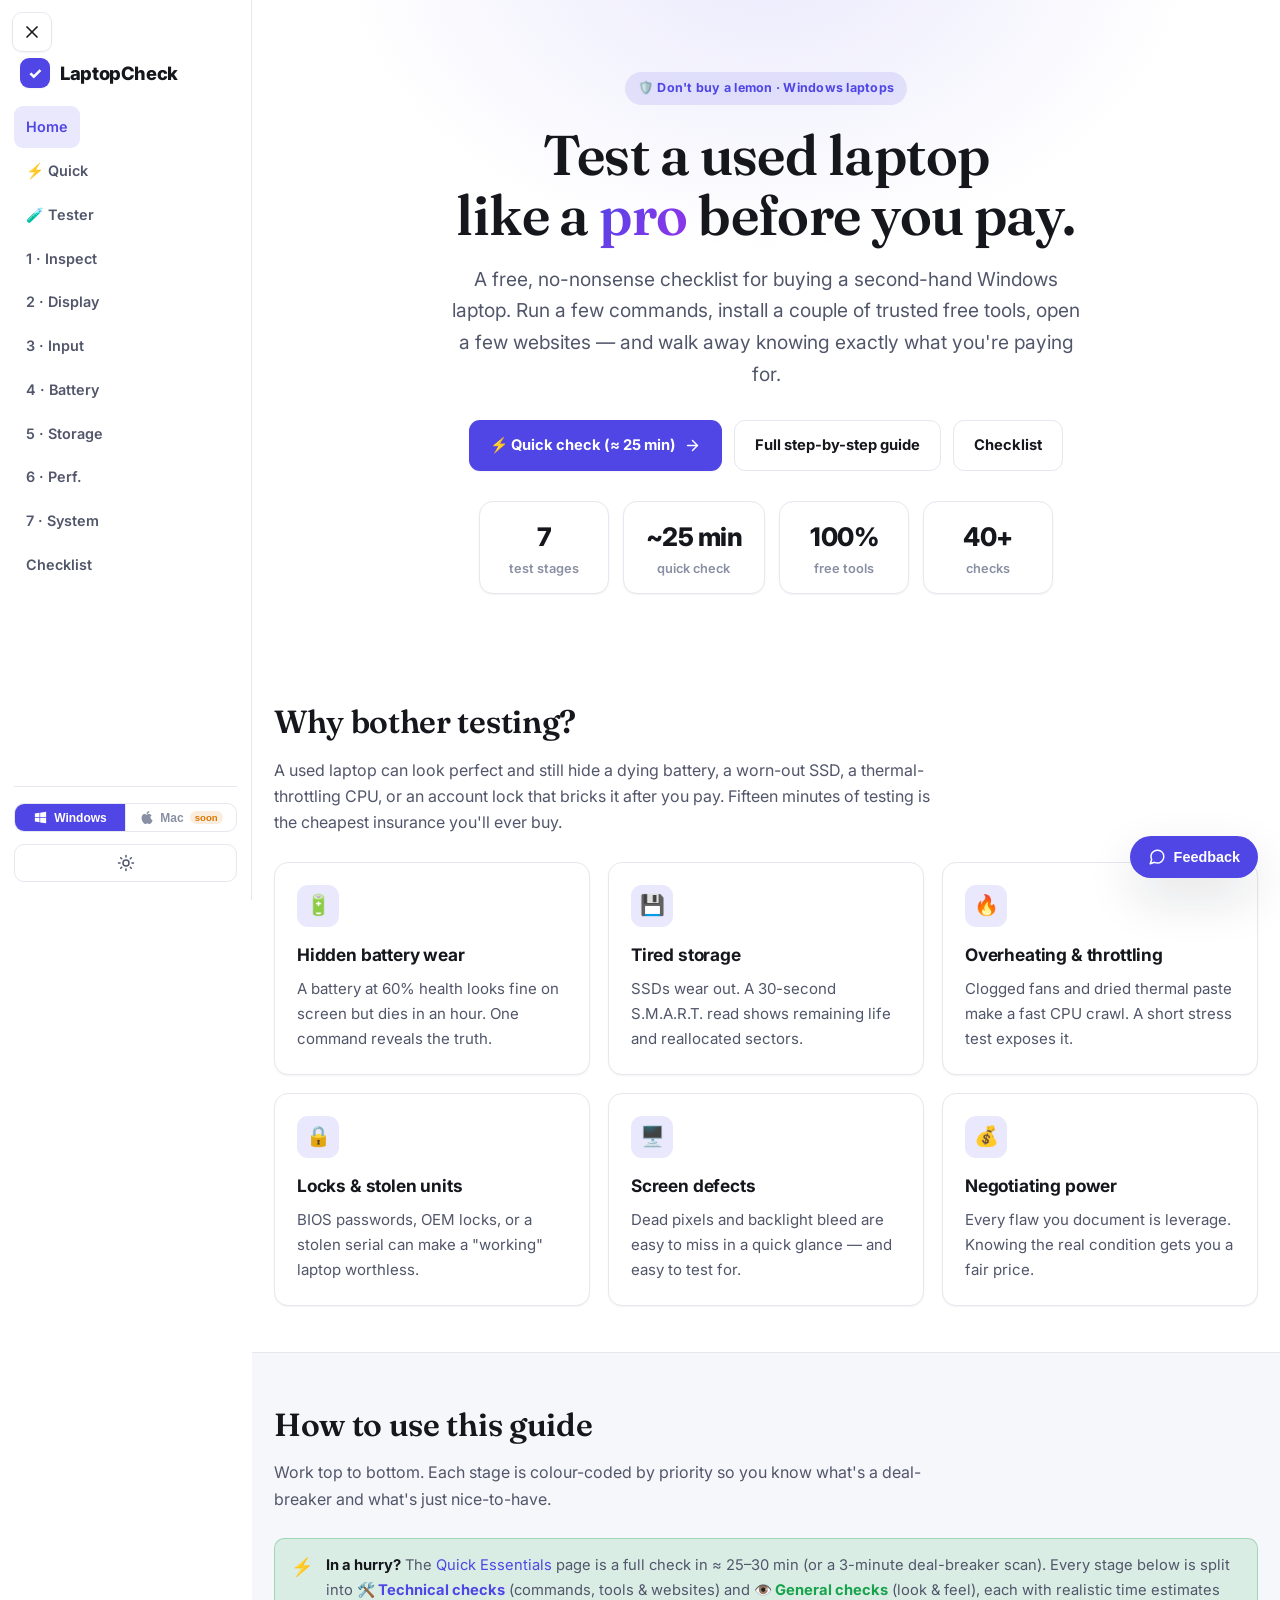
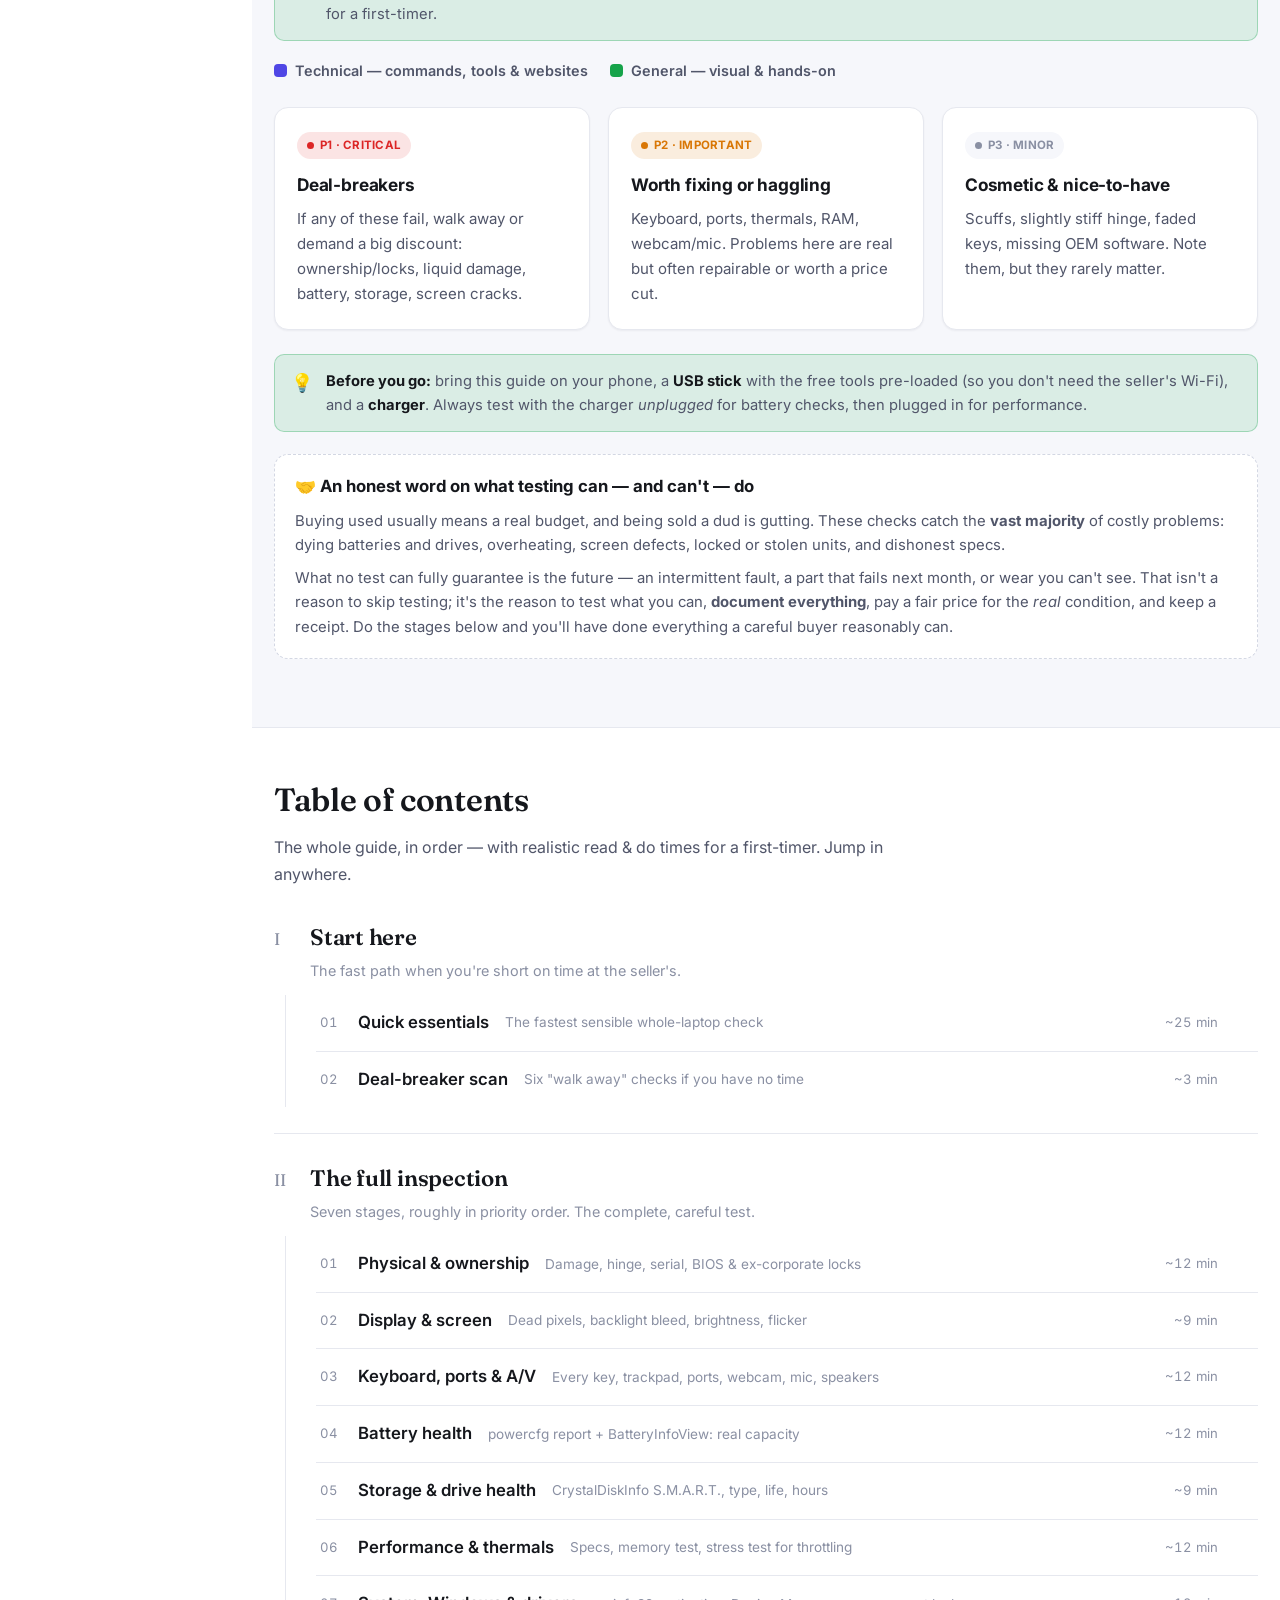
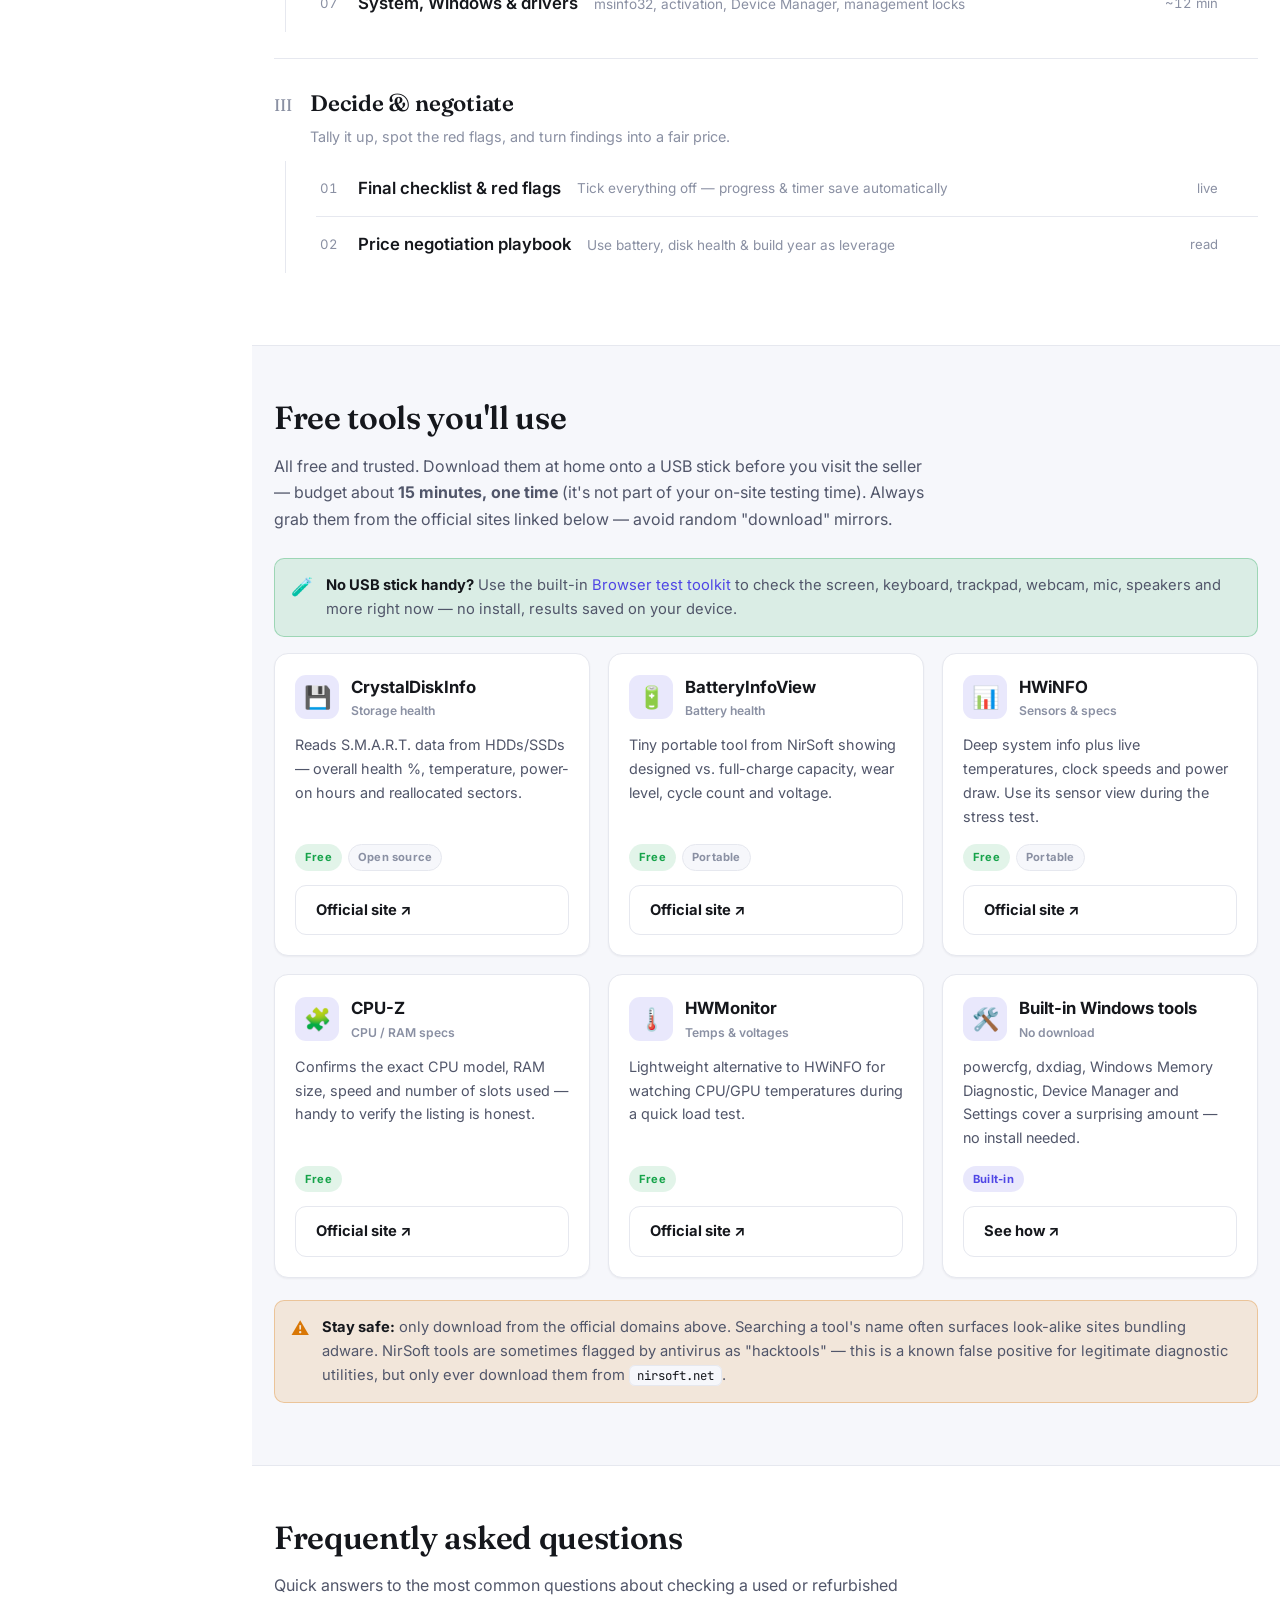
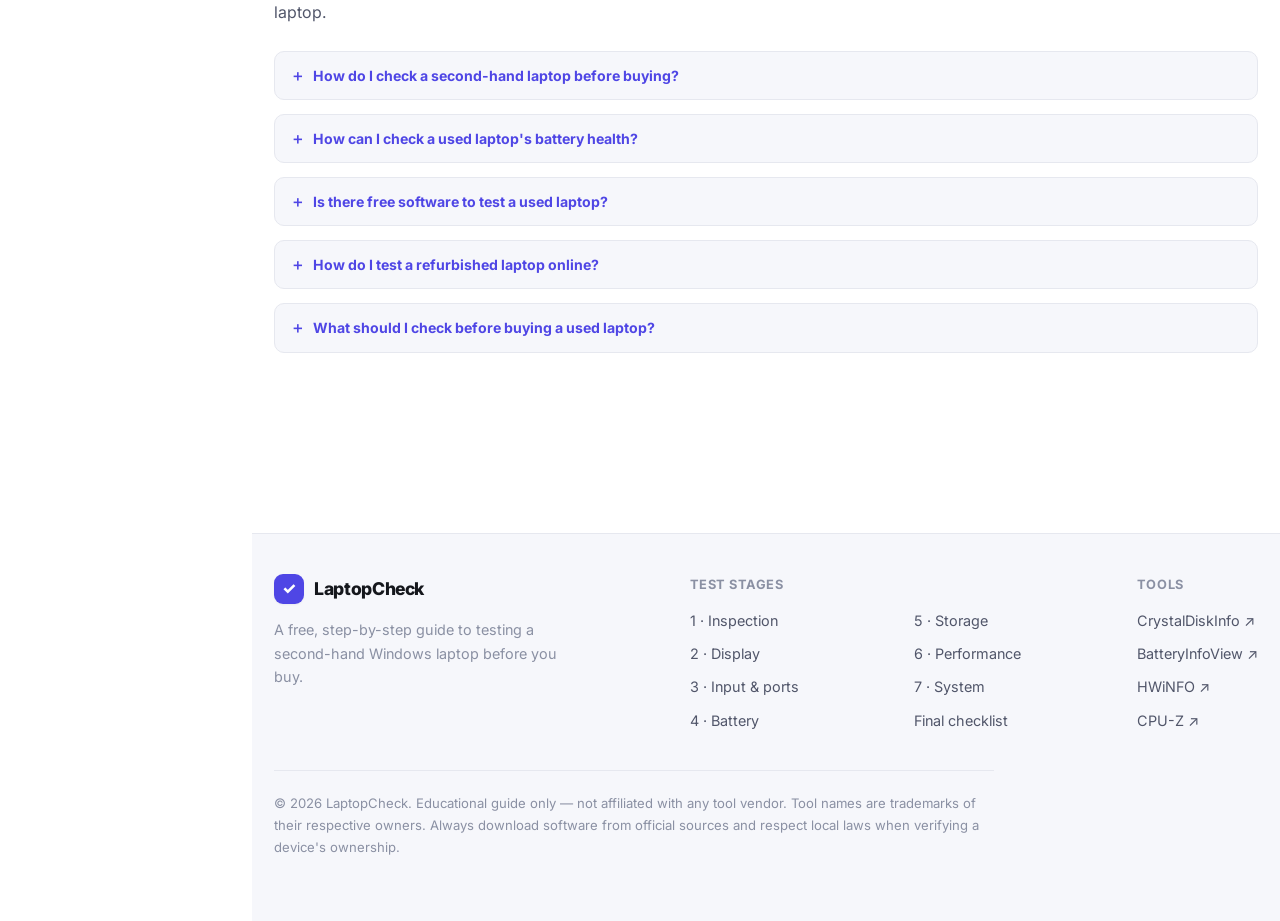
<file: index.html>
<!DOCTYPE html>
<html lang="en" data-theme="light">
<head>
<meta charset="UTF-8">
<meta name="viewport" content="width=device-width, initial-scale=1.0">
<link rel="icon" href="favicon.ico" sizes="any">
<link rel="icon" href="assets/favicon.svg" type="image/svg+xml">
<link rel="apple-touch-icon" href="assets/apple-touch-icon.png">
<link rel="manifest" href="site.webmanifest">
<title>Check a Used Laptop Before You Buy — Free Test Guide &amp; Online Toolkit | LaptopCheck</title>
<meta name="description" content="Free step-by-step guide and in-browser toolkit to test a second-hand or refurbished laptop before you buy. Check battery health, SSD, screen, keyboard, webcam &amp; more — then negotiate a fair price.">
<link rel="canonical" href="https://laptopcheck.pages.dev/">
<meta name="robots" content="index, follow, max-image-preview:large, max-snippet:-1">
<meta name="keywords" content="test used laptop, check second hand laptop, refurbished laptop check online, used laptop testing software, online laptop testing, test before buy 2nd hand laptop, how to check second hand laptop battery, used laptop buying checklist">
<meta name="theme-color" content="#ffffff" media="(prefers-color-scheme: light)">
<meta name="theme-color" content="#0c0e14" media="(prefers-color-scheme: dark)">
<meta property="og:type" content="website">
<meta property="og:site_name" content="LaptopCheck">
<meta property="og:title" content="Check a Used Laptop Before You Buy — Free Test Guide &amp; Toolkit">
<meta property="og:description" content="Free guide + in-browser toolkit to test a second-hand or refurbished laptop: battery, SSD, screen, keyboard, webcam and more.">
<meta property="og:url" content="https://laptopcheck.pages.dev/">
<meta property="og:image" content="https://laptopcheck.pages.dev/assets/og-image.png">
<meta property="og:locale" content="en_US">
<meta name="twitter:card" content="summary_large_image">
<meta name="twitter:title" content="Check a Used Laptop Before You Buy — LaptopCheck">
<meta name="twitter:description" content="Free guide + browser toolkit to test a used or refurbished laptop before buying.">
<meta name="twitter:image" content="https://laptopcheck.pages.dev/assets/og-image.png">
<link rel="preconnect" href="https://fonts.googleapis.com">
<link rel="preconnect" href="https://fonts.gstatic.com" crossorigin>
<link href="https://fonts.googleapis.com/css2?family=Fraunces:opsz,wght@9..144,400;9..144,500;9..144,600;9..144,700&family=Inter:wght@400;500;600;700;800&family=JetBrains+Mono:wght@400;500&display=swap" rel="stylesheet">
<link rel="stylesheet" href="assets/style.css">
<script type="application/ld+json">
{
  "@context": "https://schema.org",
  "@graph": [
    { "@type": "WebSite", "@id": "https://laptopcheck.pages.dev/#website", "url": "https://laptopcheck.pages.dev/", "name": "LaptopCheck", "description": "Free guide and in-browser toolkit to test a used or refurbished laptop before buying.", "inLanguage": "en" },
    { "@type": "Organization", "@id": "https://laptopcheck.pages.dev/#org", "name": "LaptopCheck", "url": "https://laptopcheck.pages.dev/", "logo": "https://laptopcheck.pages.dev/assets/og-image.png" },
    { "@type": "FAQPage", "@id": "https://laptopcheck.pages.dev/#faq", "mainEntity": [
      { "@type": "Question", "name": "How do I check a second-hand laptop before buying?", "acceptedAnswer": { "@type": "Answer", "text": "Inspect for physical or liquid damage and ownership/BIOS locks, then test the screen, keyboard, battery health, SSD/drive health, performance and thermals, and the operating system. LaptopCheck gives a free 7-stage guide plus an in-browser toolkit that runs these checks on the laptop itself." } },
      { "@type": "Question", "name": "How can I check a used laptop's battery health?", "acceptedAnswer": { "@type": "Answer", "text": "On Windows open Command Prompt and run 'powercfg /batteryreport', then compare Full Charge Capacity to Design Capacity for the battery health percentage. BatteryInfoView also shows wear level and cycle count. Aim for 80% or higher." } },
      { "@type": "Question", "name": "Is there free software to test a used laptop?", "acceptedAnswer": { "@type": "Answer", "text": "Yes. CrystalDiskInfo (drive health), BatteryInfoView (battery), HWiNFO and CPU-Z (specs and sensors) are all free. LaptopCheck also includes a free online toolkit that tests the screen, keyboard, trackpad, webcam, mic and speakers right in your browser, with no install." } },
      { "@type": "Question", "name": "How do I test a refurbished laptop online?", "acceptedAnswer": { "@type": "Answer", "text": "Open the LaptopCheck browser toolkit on the laptop and run the dead-pixel, keyboard, trackpad, webcam, microphone, speaker, network speed and battery tests. Results are saved on the device and nothing is uploaded." } },
      { "@type": "Question", "name": "What should I check before buying a used laptop?", "acceptedAnswer": { "@type": "Answer", "text": "Ownership and BIOS/account locks, liquid or impact damage, screen defects, battery health, SSD/HDD health, RAM and thermals, ports and webcam/mic, and that Windows is genuine and resettable. Use each finding to negotiate a fair price." } }
    ] },
    { "@type": "HowTo", "@id": "https://laptopcheck.pages.dev/#howto", "name": "How to test a used laptop before buying", "description": "A 7-stage process to check a second-hand or refurbished Windows laptop.", "totalTime": "PT60M", "step": [
      { "@type": "HowToStep", "position": 1, "name": "Physical & ownership inspection", "url": "https://laptopcheck.pages.dev/inspection.html", "text": "Check for liquid/impact damage, hinge wear, the serial number, BIOS password and ex-corporate locks before powering on." },
      { "@type": "HowToStep", "position": 2, "name": "Display & screen", "url": "https://laptopcheck.pages.dev/display.html", "text": "Test for dead/stuck pixels, backlight bleed, brightness and banding with fullscreen colour tests." },
      { "@type": "HowToStep", "position": 3, "name": "Keyboard, trackpad, ports & A/V", "url": "https://laptopcheck.pages.dev/input.html", "text": "Test every key, the trackpad, all ports, webcam, microphone and speakers." },
      { "@type": "HowToStep", "position": 4, "name": "Battery health", "url": "https://laptopcheck.pages.dev/battery.html", "text": "Run the powercfg battery report and BatteryInfoView to read real capacity, wear level and cycle count." },
      { "@type": "HowToStep", "position": 5, "name": "Storage & drive health", "url": "https://laptopcheck.pages.dev/storage.html", "text": "Use CrystalDiskInfo to read S.M.A.R.T. health, drive type, remaining life and power-on hours." },
      { "@type": "HowToStep", "position": 6, "name": "Performance, RAM & thermals", "url": "https://laptopcheck.pages.dev/performance.html", "text": "Verify specs, run a memory test and a short stress test to catch overheating and throttling." },
      { "@type": "HowToStep", "position": 7, "name": "System, Windows & drivers", "url": "https://laptopcheck.pages.dev/system.html", "text": "Confirm Windows activation, check Device Manager and msinfo32 config, Wi-Fi/Bluetooth and that the laptop can be reset." }
    ] }
  ]
}
</script>
</head>
<body>

<!-- ===== HEADER ===== -->
<header class="site-header">
  <div class="container nav">
    <a href="index.html" class="brand">
      <span class="logo">✓</span>
      <span class="brand-text">LaptopCheck</span>
    </a>
    <ul class="nav-links">
      <li><a href="index.html">Home</a></li>
      <li><a href="quick.html">⚡ Quick</a></li>
      <li><a href="inspection.html">1 · Inspect</a></li>
      <li><a href="display.html">2 · Display</a></li>
      <li><a href="input.html">3 · Input</a></li>
      <li><a href="battery.html">4 · Battery</a></li>
      <li><a href="storage.html">5 · Storage</a></li>
      <li><a href="performance.html">6 · Perf.</a></li>
      <li><a href="system.html">7 · System</a></li>
      <li><a href="checklist.html">Checklist</a></li>
    </ul>
    <div class="nav-tools">
      <button class="icon-btn theme-toggle" aria-label="Toggle dark mode" title="Toggle theme">
        <svg class="sun" viewBox="0 0 24 24" fill="none" stroke="currentColor" stroke-width="2" stroke-linecap="round" stroke-linejoin="round"><circle cx="12" cy="12" r="4"/><path d="M12 2v2M12 20v2M4.9 4.9l1.4 1.4M17.7 17.7l1.4 1.4M2 12h2M20 12h2M4.9 19.1l1.4-1.4M17.7 6.3l1.4-1.4"/></svg>
        <svg class="moon" viewBox="0 0 24 24" fill="none" stroke="currentColor" stroke-width="2" stroke-linecap="round" stroke-linejoin="round"><path d="M21 12.8A9 9 0 1 1 11.2 3a7 7 0 0 0 9.8 9.8z"/></svg>
      </button>
      <button class="icon-btn menu-btn" aria-label="Open menu">
        <svg viewBox="0 0 24 24" fill="none" stroke="currentColor" stroke-width="2" stroke-linecap="round"><line x1="3" y1="6" x2="21" y2="6"/><line x1="3" y1="12" x2="21" y2="12"/><line x1="3" y1="18" x2="21" y2="18"/></svg>
      </button>
    </div>
  </div>
</header>

<main>

<!-- ===== HERO ===== -->
<section class="hero">
  <div class="container">
    <span class="eyebrow">🛡️ Don't buy a lemon · Windows laptops</span>
    <h1>Test a used laptop<br>like a <span class="grad">pro</span> before you pay.</h1>
    <p class="lede">A free, no-nonsense checklist for buying a second-hand Windows laptop. Run a few commands, install a couple of trusted free tools, open a few websites — and walk away knowing exactly what you're paying for.</p>
    <div class="hero-actions">
      <a href="quick.html" class="btn btn-primary">⚡ Quick check (≈ 25 min)
        <svg viewBox="0 0 24 24" fill="none" stroke="currentColor" stroke-width="2" stroke-linecap="round" stroke-linejoin="round"><line x1="5" y1="12" x2="19" y2="12"/><polyline points="12 5 19 12 12 19"/></svg>
      </a>
      <a href="inspection.html" class="btn btn-ghost">Full step-by-step guide</a>
      <a href="checklist.html" class="btn btn-ghost">Checklist</a>
    </div>
    <div class="stats">
      <div class="stat"><div class="num">7</div><div class="lbl">test stages</div></div>
      <div class="stat"><div class="num">~25&nbsp;min</div><div class="lbl">quick check</div></div>
      <div class="stat"><div class="num">100%</div><div class="lbl">free tools</div></div>
      <div class="stat"><div class="num">40+</div><div class="lbl">checks</div></div>
    </div>
  </div>
</section>

<!-- ===== WHY ===== -->
<section class="section">
  <div class="container">
    <div class="section-head reveal">
      <h2>Why bother testing?</h2>
      <p>A used laptop can look perfect and still hide a dying battery, a worn-out SSD, a thermal-throttling CPU, or an account lock that bricks it after you pay. Fifteen minutes of testing is the cheapest insurance you'll ever buy.</p>
    </div>
    <div class="grid grid-3">
      <div class="card reveal hoverable">
        <div class="card-icon">🔋</div>
        <h3>Hidden battery wear</h3>
        <p>A battery at 60% health looks fine on screen but dies in an hour. One command reveals the truth.</p>
      </div>
      <div class="card reveal hoverable">
        <div class="card-icon">💾</div>
        <h3>Tired storage</h3>
        <p>SSDs wear out. A 30-second S.M.A.R.T. read shows remaining life and reallocated sectors.</p>
      </div>
      <div class="card reveal hoverable">
        <div class="card-icon">🔥</div>
        <h3>Overheating &amp; throttling</h3>
        <p>Clogged fans and dried thermal paste make a fast CPU crawl. A short stress test exposes it.</p>
      </div>
      <div class="card reveal hoverable">
        <div class="card-icon">🔒</div>
        <h3>Locks &amp; stolen units</h3>
        <p>BIOS passwords, OEM locks, or a stolen serial can make a "working" laptop worthless.</p>
      </div>
      <div class="card reveal hoverable">
        <div class="card-icon">🖥️</div>
        <h3>Screen defects</h3>
        <p>Dead pixels and backlight bleed are easy to miss in a quick glance — and easy to test for.</p>
      </div>
      <div class="card reveal hoverable">
        <div class="card-icon">💰</div>
        <h3>Negotiating power</h3>
        <p>Every flaw you document is leverage. Knowing the real condition gets you a fair price.</p>
      </div>
    </div>
  </div>
</section>

<!-- ===== HOW IT WORKS ===== -->
<section class="section" style="background:var(--bg-soft);border-top:1px solid var(--border);border-bottom:1px solid var(--border);">
  <div class="container">
    <div class="section-head reveal">
      <h2>How to use this guide</h2>
      <p>Work top to bottom. Each stage is colour-coded by priority so you know what's a deal-breaker and what's just nice-to-have.</p>
    </div>
    <div class="callout tip reveal" style="margin-bottom:18px;">
      <span class="ico">⚡</span>
      <p><strong>In a hurry?</strong> The <a href="quick.html">Quick Essentials</a> page is a full check in ≈ 25–30 min (or a 3-minute deal-breaker scan). Every stage below is split into <strong style="color:var(--accent);">🛠️ Technical checks</strong> (commands, tools &amp; websites) and <strong style="color:var(--green);">👁️ General checks</strong> (look &amp; feel), each with realistic time estimates for a first-timer.</p>
    </div>
    <div class="legend reveal" style="margin-bottom:24px;">
      <span><span class="dot tech"></span> Technical — commands, tools &amp; websites</span>
      <span><span class="dot gen"></span> General — visual &amp; hands-on</span>
    </div>
    <div class="grid grid-3">
      <div class="card reveal">
        <span class="prio p1">P1 · Critical</span>
        <h3 style="margin-top:12px;">Deal-breakers</h3>
        <p>If any of these fail, walk away or demand a big discount: ownership/locks, liquid damage, battery, storage, screen cracks.</p>
      </div>
      <div class="card reveal">
        <span class="prio p2">P2 · Important</span>
        <h3 style="margin-top:12px;">Worth fixing or haggling</h3>
        <p>Keyboard, ports, thermals, RAM, webcam/mic. Problems here are real but often repairable or worth a price cut.</p>
      </div>
      <div class="card reveal">
        <span class="prio p3">P3 · Minor</span>
        <h3 style="margin-top:12px;">Cosmetic &amp; nice-to-have</h3>
        <p>Scuffs, slightly stiff hinge, faded keys, missing OEM software. Note them, but they rarely matter.</p>
      </div>
    </div>
    <div class="callout tip reveal" style="margin-top:24px;">
      <span class="ico">💡</span>
      <p><strong>Before you go:</strong> bring this guide on your phone, a <strong>USB stick</strong> with the free tools pre-loaded (so you don't need the seller's Wi-Fi), and a <strong>charger</strong>. Always test with the charger <em>unplugged</em> for battery checks, then plugged in for performance.</p>
    </div>
    <div class="honest reveal">
      <h3>🤝 An honest word on what testing can — and can't — do</h3>
      <p>Buying used usually means a real budget, and being sold a dud is gutting. These checks catch the <strong>vast majority</strong> of costly problems: dying batteries and drives, overheating, screen defects, locked or stolen units, and dishonest specs.</p>
      <p>What no test can fully guarantee is the future — an intermittent fault, a part that fails next month, or wear you can't see. That isn't a reason to skip testing; it's the reason to test what you can, <strong>document everything</strong>, pay a fair price for the <em>real</em> condition, and keep a receipt. Do the stages below and you'll have done everything a careful buyer reasonably can.</p>
    </div>
  </div>
</section>

<!-- ===== TABLE OF CONTENTS ===== -->
<section class="section toc-section">
  <div class="container">
    <div class="section-head reveal">
      <h2>Table of contents</h2>
      <p>The whole guide, in order — with realistic read &amp; do times for a first-timer. Jump in anywhere.</p>
    </div>

    <div class="toc">

      <div class="toc-group reveal">
        <div class="toc-group-head">
          <span class="toc-roman">I</span>
          <div class="tg-text"><h3>Start here</h3><p>The fast path when you're short on time at the seller's.</p></div>
        </div>
        <div class="toc-list">
          <a class="toc-row" href="quick.html"><span class="toc-num">01</span><span class="toc-title">Quick essentials</span><span class="toc-desc">The fastest sensible whole-laptop check</span><span class="toc-meta">~25 min</span><svg class="arrow" viewBox="0 0 24 24" fill="none" stroke="currentColor" stroke-width="2" stroke-linecap="round" stroke-linejoin="round" style="width:16px;height:16px;"><line x1="5" y1="12" x2="19" y2="12"/><polyline points="12 5 19 12 12 19"/></svg></a>
          <a class="toc-row" href="quick.html#scan"><span class="toc-num">02</span><span class="toc-title">Deal-breaker scan</span><span class="toc-desc">Six "walk away" checks if you have no time</span><span class="toc-meta">~3 min</span><svg class="arrow" viewBox="0 0 24 24" fill="none" stroke="currentColor" stroke-width="2" stroke-linecap="round" stroke-linejoin="round" style="width:16px;height:16px;"><line x1="5" y1="12" x2="19" y2="12"/><polyline points="12 5 19 12 12 19"/></svg></a>
        </div>
      </div>

      <div class="toc-group reveal">
        <div class="toc-group-head">
          <span class="toc-roman">II</span>
          <div class="tg-text"><h3>The full inspection</h3><p>Seven stages, roughly in priority order. The complete, careful test.</p></div>
        </div>
        <div class="toc-list">
          <a class="toc-row" href="inspection.html"><span class="toc-num">01</span><span class="toc-title">Physical &amp; ownership</span><span class="toc-desc">Damage, hinge, serial, BIOS &amp; ex-corporate locks</span><span class="toc-meta">~12 min</span><svg class="arrow" viewBox="0 0 24 24" fill="none" stroke="currentColor" stroke-width="2" stroke-linecap="round" stroke-linejoin="round" style="width:16px;height:16px;"><line x1="5" y1="12" x2="19" y2="12"/><polyline points="12 5 19 12 12 19"/></svg></a>
          <a class="toc-row" href="display.html"><span class="toc-num">02</span><span class="toc-title">Display &amp; screen</span><span class="toc-desc">Dead pixels, backlight bleed, brightness, flicker</span><span class="toc-meta">~9 min</span><svg class="arrow" viewBox="0 0 24 24" fill="none" stroke="currentColor" stroke-width="2" stroke-linecap="round" stroke-linejoin="round" style="width:16px;height:16px;"><line x1="5" y1="12" x2="19" y2="12"/><polyline points="12 5 19 12 12 19"/></svg></a>
          <a class="toc-row" href="input.html"><span class="toc-num">03</span><span class="toc-title">Keyboard, ports &amp; A/V</span><span class="toc-desc">Every key, trackpad, ports, webcam, mic, speakers</span><span class="toc-meta">~12 min</span><svg class="arrow" viewBox="0 0 24 24" fill="none" stroke="currentColor" stroke-width="2" stroke-linecap="round" stroke-linejoin="round" style="width:16px;height:16px;"><line x1="5" y1="12" x2="19" y2="12"/><polyline points="12 5 19 12 12 19"/></svg></a>
          <a class="toc-row" href="battery.html"><span class="toc-num">04</span><span class="toc-title">Battery health</span><span class="toc-desc">powercfg report + BatteryInfoView: real capacity</span><span class="toc-meta">~12 min</span><svg class="arrow" viewBox="0 0 24 24" fill="none" stroke="currentColor" stroke-width="2" stroke-linecap="round" stroke-linejoin="round" style="width:16px;height:16px;"><line x1="5" y1="12" x2="19" y2="12"/><polyline points="12 5 19 12 12 19"/></svg></a>
          <a class="toc-row" href="storage.html"><span class="toc-num">05</span><span class="toc-title">Storage &amp; drive health</span><span class="toc-desc">CrystalDiskInfo S.M.A.R.T., type, life, hours</span><span class="toc-meta">~9 min</span><svg class="arrow" viewBox="0 0 24 24" fill="none" stroke="currentColor" stroke-width="2" stroke-linecap="round" stroke-linejoin="round" style="width:16px;height:16px;"><line x1="5" y1="12" x2="19" y2="12"/><polyline points="12 5 19 12 12 19"/></svg></a>
          <a class="toc-row" href="performance.html"><span class="toc-num">06</span><span class="toc-title">Performance &amp; thermals</span><span class="toc-desc">Specs, memory test, stress test for throttling</span><span class="toc-meta">~12 min</span><svg class="arrow" viewBox="0 0 24 24" fill="none" stroke="currentColor" stroke-width="2" stroke-linecap="round" stroke-linejoin="round" style="width:16px;height:16px;"><line x1="5" y1="12" x2="19" y2="12"/><polyline points="12 5 19 12 12 19"/></svg></a>
          <a class="toc-row" href="system.html"><span class="toc-num">07</span><span class="toc-title">System, Windows &amp; drivers</span><span class="toc-desc">msinfo32, activation, Device Manager, management locks</span><span class="toc-meta">~12 min</span><svg class="arrow" viewBox="0 0 24 24" fill="none" stroke="currentColor" stroke-width="2" stroke-linecap="round" stroke-linejoin="round" style="width:16px;height:16px;"><line x1="5" y1="12" x2="19" y2="12"/><polyline points="12 5 19 12 12 19"/></svg></a>
        </div>
      </div>

      <div class="toc-group reveal">
        <div class="toc-group-head">
          <span class="toc-roman">III</span>
          <div class="tg-text"><h3>Decide &amp; negotiate</h3><p>Tally it up, spot the red flags, and turn findings into a fair price.</p></div>
        </div>
        <div class="toc-list">
          <a class="toc-row" href="checklist.html"><span class="toc-num">01</span><span class="toc-title">Final checklist &amp; red flags</span><span class="toc-desc">Tick everything off — progress &amp; timer save automatically</span><span class="toc-meta">live</span><svg class="arrow" viewBox="0 0 24 24" fill="none" stroke="currentColor" stroke-width="2" stroke-linecap="round" stroke-linejoin="round" style="width:16px;height:16px;"><line x1="5" y1="12" x2="19" y2="12"/><polyline points="12 5 19 12 12 19"/></svg></a>
          <a class="toc-row" href="checklist.html#price"><span class="toc-num">02</span><span class="toc-title">Price negotiation playbook</span><span class="toc-desc">Use battery, disk health &amp; build year as leverage</span><span class="toc-meta">read</span><svg class="arrow" viewBox="0 0 24 24" fill="none" stroke="currentColor" stroke-width="2" stroke-linecap="round" stroke-linejoin="round" style="width:16px;height:16px;"><line x1="5" y1="12" x2="19" y2="12"/><polyline points="12 5 19 12 12 19"/></svg></a>
        </div>
      </div>

    </div>
  </div>
</section>

<!-- ===== TOOLS ===== -->
<section class="section" id="tools" style="background:var(--bg-soft);border-top:1px solid var(--border);">
  <div class="container">
    <div class="section-head reveal">
      <h2>Free tools you'll use</h2>
      <p>All free and trusted. Download them at home onto a USB stick before you visit the seller — budget about <strong>15 minutes, one time</strong> (it's not part of your on-site testing time). Always grab them from the official sites linked below — avoid random "download" mirrors.</p>
    </div>
    <div class="callout tip reveal">
      <span class="ico">🧪</span>
      <p><strong>No USB stick handy?</strong> Use the built-in <a href="tester.html">Browser test toolkit</a> to check the screen, keyboard, trackpad, webcam, mic, speakers and more right now — no install, results saved on your device.</p>
    </div>
    <div class="grid grid-3">

      <div class="tool reveal">
        <div class="tool-top">
          <div class="tool-logo">💾</div>
          <div><h3>CrystalDiskInfo</h3><div class="meta">Storage health</div></div>
        </div>
        <p>Reads S.M.A.R.T. data from HDDs/SSDs — overall health %, temperature, power-on hours and reallocated sectors.</p>
        <div class="tags"><span class="tag free">Free</span><span class="tag">Open source</span></div>
        <a class="btn btn-ghost" href="https://crystalmark.info/en/software/crystaldiskinfo/" target="_blank" rel="noopener">Official site ↗</a>
      </div>

      <div class="tool reveal">
        <div class="tool-top">
          <div class="tool-logo">🔋</div>
          <div><h3>BatteryInfoView</h3><div class="meta">Battery health</div></div>
        </div>
        <p>Tiny portable tool from NirSoft showing designed vs. full-charge capacity, wear level, cycle count and voltage.</p>
        <div class="tags"><span class="tag free">Free</span><span class="tag">Portable</span></div>
        <a class="btn btn-ghost" href="https://www.nirsoft.net/utils/battery_information_view.html" target="_blank" rel="noopener">Official site ↗</a>
      </div>

      <div class="tool reveal">
        <div class="tool-top">
          <div class="tool-logo">📊</div>
          <div><h3>HWiNFO</h3><div class="meta">Sensors &amp; specs</div></div>
        </div>
        <p>Deep system info plus live temperatures, clock speeds and power draw. Use its sensor view during the stress test.</p>
        <div class="tags"><span class="tag free">Free</span><span class="tag">Portable</span></div>
        <a class="btn btn-ghost" href="https://www.hwinfo.com/" target="_blank" rel="noopener">Official site ↗</a>
      </div>

      <div class="tool reveal">
        <div class="tool-top">
          <div class="tool-logo">🧩</div>
          <div><h3>CPU-Z</h3><div class="meta">CPU / RAM specs</div></div>
        </div>
        <p>Confirms the exact CPU model, RAM size, speed and number of slots used — handy to verify the listing is honest.</p>
        <div class="tags"><span class="tag free">Free</span></div>
        <a class="btn btn-ghost" href="https://www.cpuid.com/softwares/cpu-z.html" target="_blank" rel="noopener">Official site ↗</a>
      </div>

      <div class="tool reveal">
        <div class="tool-top">
          <div class="tool-logo">🌡️</div>
          <div><h3>HWMonitor</h3><div class="meta">Temps &amp; voltages</div></div>
        </div>
        <p>Lightweight alternative to HWiNFO for watching CPU/GPU temperatures during a quick load test.</p>
        <div class="tags"><span class="tag free">Free</span></div>
        <a class="btn btn-ghost" href="https://www.cpuid.com/softwares/hwmonitor.html" target="_blank" rel="noopener">Official site ↗</a>
      </div>

      <div class="tool reveal">
        <div class="tool-top">
          <div class="tool-logo">🛠️</div>
          <div><h3>Built-in Windows tools</h3><div class="meta">No download</div></div>
        </div>
        <p>powercfg, dxdiag, Windows Memory Diagnostic, Device Manager and Settings cover a surprising amount — no install needed.</p>
        <div class="tags"><span class="tag builtin">Built-in</span></div>
        <a class="btn btn-ghost" href="system.html">See how ↗</a>
      </div>

    </div>
    <div class="callout warn reveal" style="margin-top:22px;">
      <span class="ico">⚠️</span>
      <p><strong>Stay safe:</strong> only download from the official domains above. Searching a tool's name often surfaces look-alike sites bundling adware. NirSoft tools are sometimes flagged by antivirus as "hacktools" — this is a known false positive for legitimate diagnostic utilities, but only ever download them from <code class="inline">nirsoft.net</code>.</p>
    </div>
  </div>
</section>

<!-- ===== FAQ ===== -->
<section class="section" id="faq" style="border-top:1px solid var(--border);">
  <div class="container">
    <div class="section-head reveal">
      <h2>Frequently asked questions</h2>
      <p>Quick answers to the most common questions about checking a used or refurbished laptop.</p>
    </div>
    <details class="more reveal"><summary>How do I check a second-hand laptop before buying?</summary><div class="more-body"><p>Inspect for physical or liquid damage and ownership/BIOS locks, then test the screen, keyboard, battery health, SSD/drive health, performance and thermals, and the operating system. LaptopCheck gives a free <a href="inspection.html">7-stage guide</a> plus an <a href="tester.html">in-browser toolkit</a> that runs these checks on the laptop itself.</p></div></details>
    <details class="more reveal"><summary>How can I check a used laptop's battery health?</summary><div class="more-body"><p>On Windows, open Command Prompt and run <code class="inline">powercfg /batteryreport</code>, then compare Full Charge Capacity to Design Capacity for the battery-health percentage. BatteryInfoView also shows wear level and cycle count. Aim for 80% or higher — see the <a href="battery.html">Battery stage</a>.</p></div></details>
    <details class="more reveal"><summary>Is there free software to test a used laptop?</summary><div class="more-body"><p>Yes. CrystalDiskInfo (drive health), BatteryInfoView (battery), and HWiNFO / CPU-Z (specs &amp; sensors) are all free. LaptopCheck also includes a free <a href="tester.html">online toolkit</a> that tests the screen, keyboard, trackpad, webcam, mic and speakers right in your browser — no install.</p></div></details>
    <details class="more reveal"><summary>How do I test a refurbished laptop online?</summary><div class="more-body"><p>Open the <a href="tester.html">LaptopCheck browser toolkit</a> on the laptop and run the dead-pixel, keyboard, trackpad, webcam, microphone, speaker, network-speed and battery tests. Results are saved on the device and nothing is uploaded.</p></div></details>
    <details class="more reveal"><summary>What should I check before buying a used laptop?</summary><div class="more-body"><p>Ownership and BIOS/account locks, liquid or impact damage, screen defects, battery health, SSD/HDD health, RAM and thermals, ports and webcam/mic, and that Windows is genuine and resettable. Use each finding to negotiate a fair price — the <a href="checklist.html">checklist</a> covers it all.</p></div></details>
  </div>
</section>

</main>

<!-- ===== FOOTER ===== -->
<footer class="site-footer">
  <div class="container">
    <div class="footer-grid">
      <div style="max-width:300px;">
        <a href="index.html" class="brand"><span class="logo">✓</span><span class="brand-text">LaptopCheck</span></a>
        <p class="muted" style="font-size:0.9rem;">A free, step-by-step guide to testing a second-hand Windows laptop before you buy.</p>
      </div>
      <div class="footer-col">
        <h4>Test stages</h4>
        <ul>
          <li><a href="inspection.html">1 · Inspection</a></li>
          <li><a href="display.html">2 · Display</a></li>
          <li><a href="input.html">3 · Input &amp; ports</a></li>
          <li><a href="battery.html">4 · Battery</a></li>
        </ul>
      </div>
      <div class="footer-col">
        <h4>&nbsp;</h4>
        <ul>
          <li><a href="storage.html">5 · Storage</a></li>
          <li><a href="performance.html">6 · Performance</a></li>
          <li><a href="system.html">7 · System</a></li>
          <li><a href="checklist.html">Final checklist</a></li>
        </ul>
      </div>
      <div class="footer-col">
        <h4>Tools</h4>
        <ul>
          <li><a href="https://crystalmark.info/en/software/crystaldiskinfo/" target="_blank" rel="noopener">CrystalDiskInfo ↗</a></li>
          <li><a href="https://www.nirsoft.net/utils/battery_information_view.html" target="_blank" rel="noopener">BatteryInfoView ↗</a></li>
          <li><a href="https://www.hwinfo.com/" target="_blank" rel="noopener">HWiNFO ↗</a></li>
          <li><a href="https://www.cpuid.com/" target="_blank" rel="noopener">CPU-Z ↗</a></li>
        </ul>
      </div>
    </div>
    <p class="footer-note">© <span data-year>2026</span> LaptopCheck. Educational guide only — not affiliated with any tool vendor. Tool names are trademarks of their respective owners. Always download software from official sources and respect local laws when verifying a device's ownership.</p>
  </div>
</footer>

<script src="assets/script.js"></script>
</body>
</html>
</file>
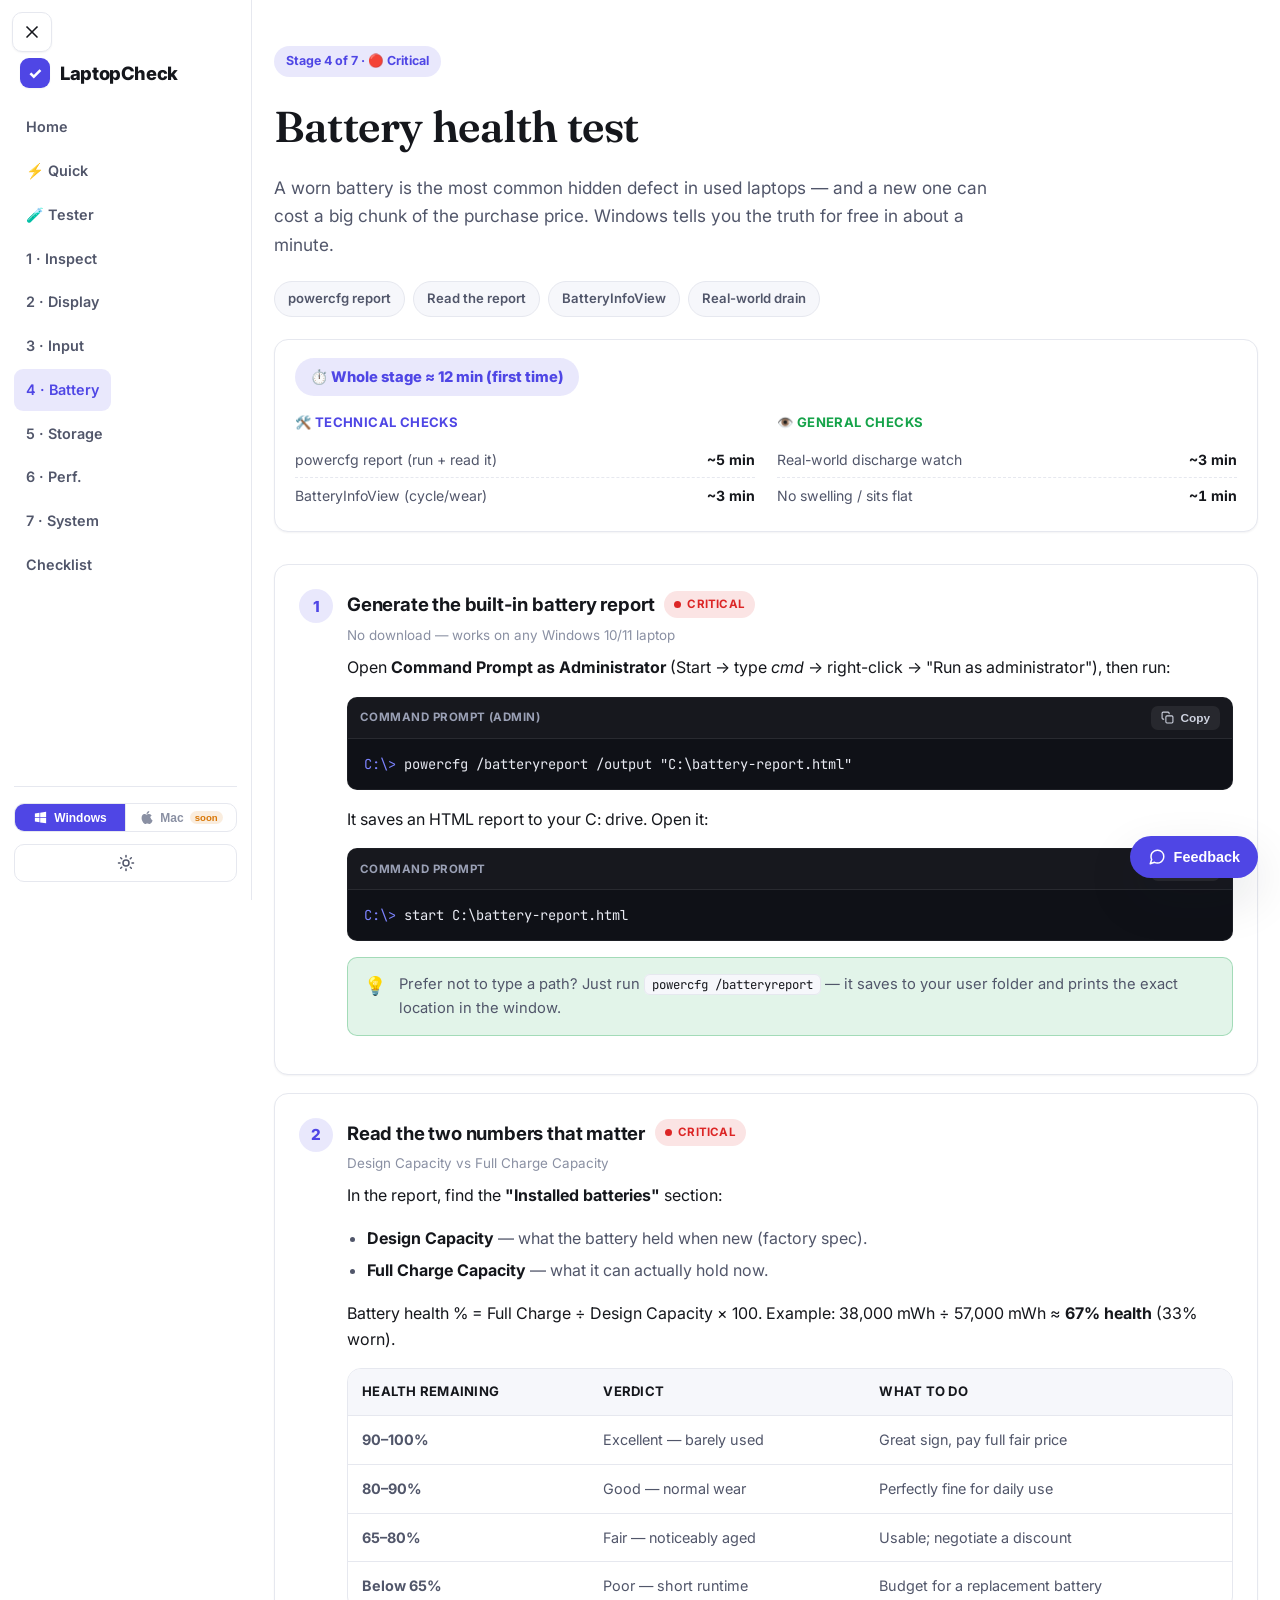
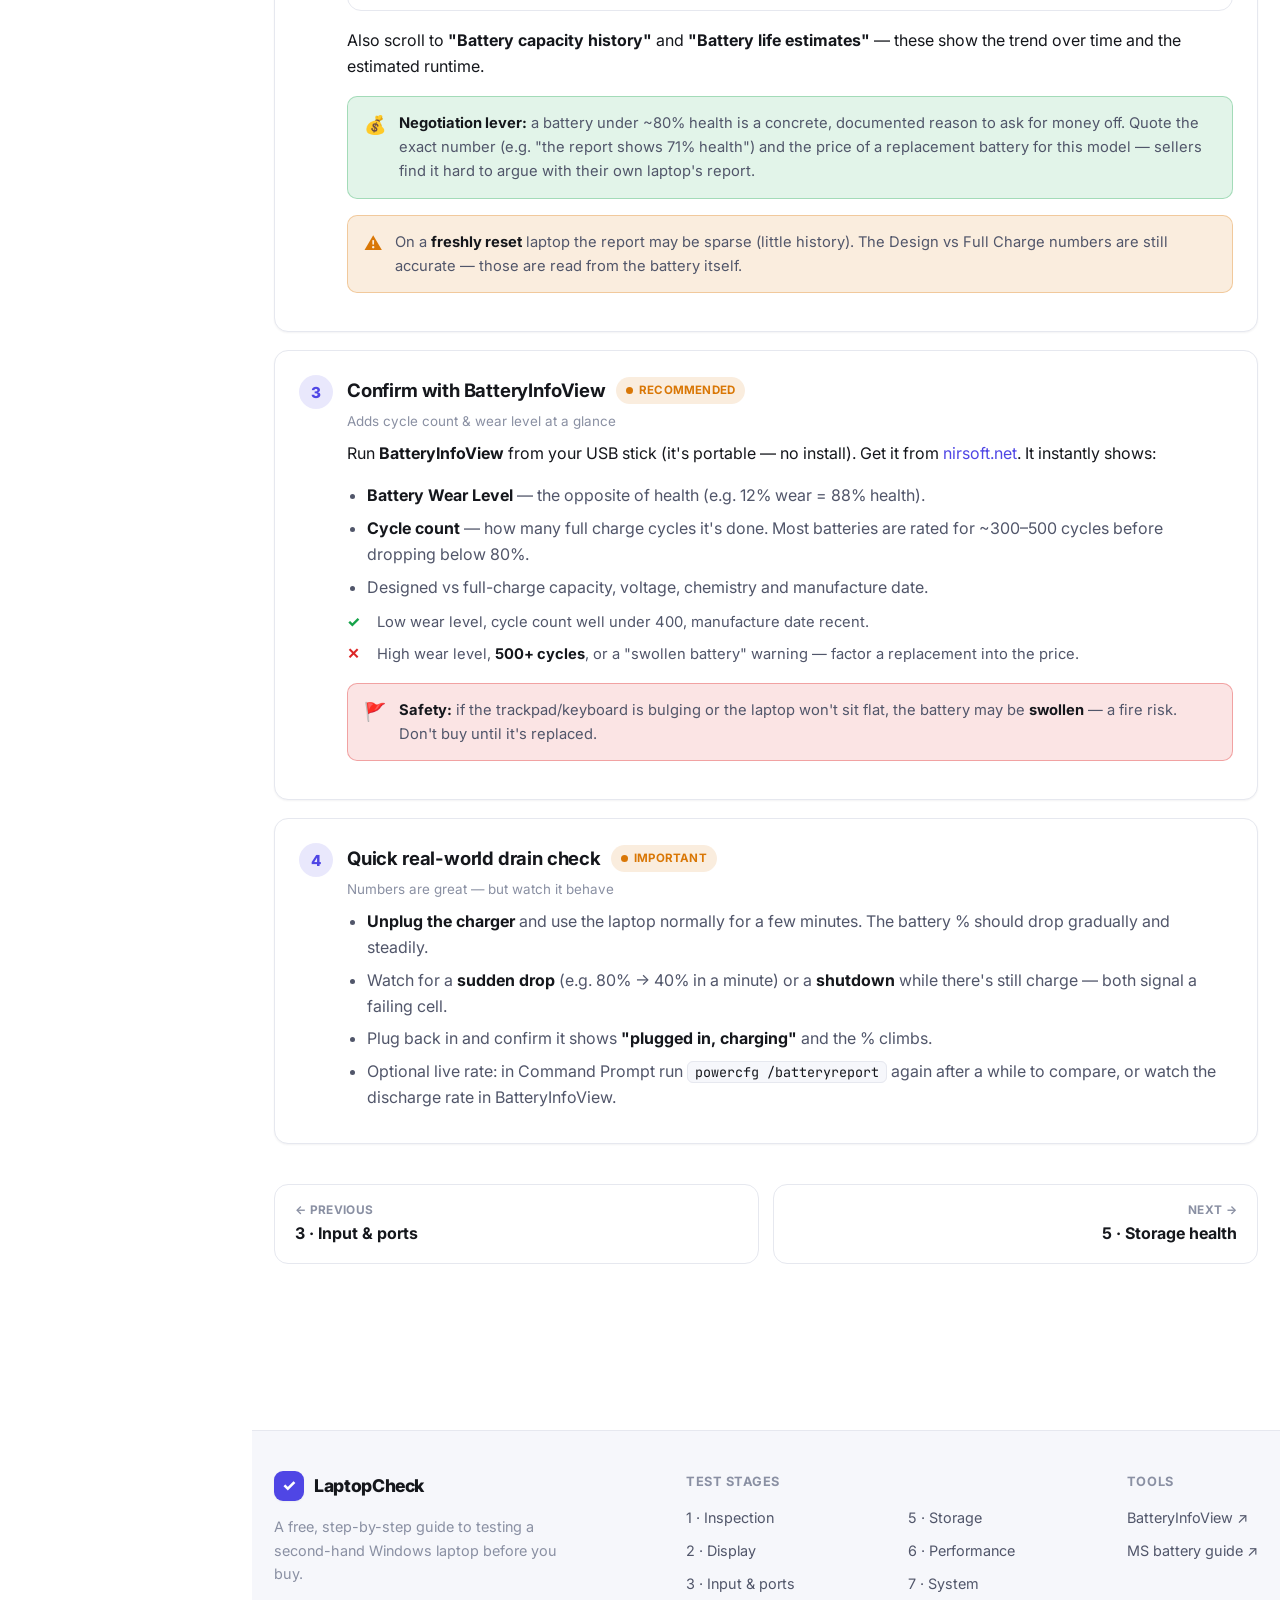
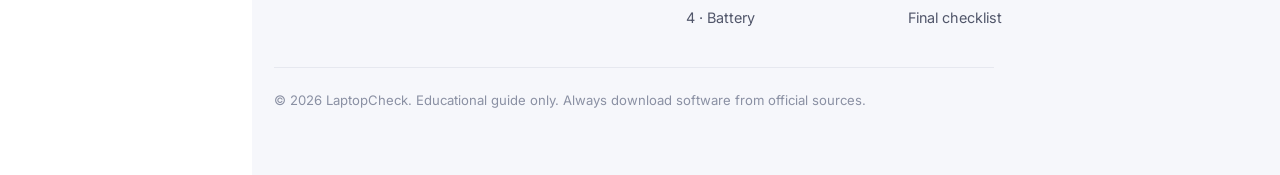
<file: battery.html>
<!DOCTYPE html>
<html lang="en" data-theme="light">
<head>
<meta charset="UTF-8">
<meta name="viewport" content="width=device-width, initial-scale=1.0">
<link rel="icon" href="favicon.ico" sizes="any">
<link rel="icon" href="assets/favicon.svg" type="image/svg+xml">
<link rel="apple-touch-icon" href="assets/apple-touch-icon.png">
<link rel="manifest" href="site.webmanifest">
<title>How to Check a Second-Hand Laptop Battery (Free) | LaptopCheck</title>
<meta name="description" content="How to check a second-hand laptop's battery health for free: run the built-in powercfg battery report and BatteryInfoView to read real capacity, wear level and cycle count — and use it to negotiate.">
<link rel="preconnect" href="https://fonts.googleapis.com">
<link rel="preconnect" href="https://fonts.gstatic.com" crossorigin>
<link href="https://fonts.googleapis.com/css2?family=Fraunces:opsz,wght@9..144,400;9..144,500;9..144,600;9..144,700&family=Inter:wght@400;500;600;700;800&family=JetBrains+Mono:wght@400;500&display=swap" rel="stylesheet">
<link rel="canonical" href="https://laptopcheck.pages.dev/battery.html">
<meta name="robots" content="index, follow, max-image-preview:large, max-snippet:-1">
<meta name="keywords" content="how to check second hand laptop battery, used laptop battery health, powercfg battery report, batteryinfoview, laptop battery wear check, check laptop battery before buying">
<meta name="theme-color" content="#ffffff" media="(prefers-color-scheme: light)">
<meta name="theme-color" content="#0c0e14" media="(prefers-color-scheme: dark)">
<meta property="og:type" content="article">
<meta property="og:site_name" content="LaptopCheck">
<meta property="og:title" content="How to check a second-hand laptop battery (free)">
<meta property="og:description" content="Run the powercfg battery report and BatteryInfoView to read real capacity, wear level and cycle count.">
<meta property="og:url" content="https://laptopcheck.pages.dev/battery.html">
<meta property="og:image" content="https://laptopcheck.pages.dev/assets/og-image.png">
<meta property="og:locale" content="en_US">
<meta name="twitter:card" content="summary_large_image">
<meta name="twitter:title" content="How to check a second-hand laptop battery — LaptopCheck">
<meta name="twitter:description" content="Read real battery health, wear level and cycle count for free.">
<meta name="twitter:image" content="https://laptopcheck.pages.dev/assets/og-image.png">
<link rel="stylesheet" href="assets/style.css">
<script type="application/ld+json">
{
  "@context": "https://schema.org",
  "@graph": [
    { "@type": "HowTo", "name": "How to check a second-hand laptop's battery health", "totalTime": "PT10M", "step": [
      { "@type": "HowToStep", "position": 1, "name": "Generate the battery report", "text": "Open Command Prompt as Administrator and run: powercfg /batteryreport /output \"C:\\battery-report.html\". Then open the file." },
      { "@type": "HowToStep", "position": 2, "name": "Compare capacities", "text": "Find Design Capacity and Full Charge Capacity. Battery health % = Full Charge / Design x 100. Aim for 80% or higher." },
      { "@type": "HowToStep", "position": 3, "name": "Check wear & cycles", "text": "Run BatteryInfoView to see wear level and cycle count. Most batteries last 300 to 500 cycles before dropping below 80%." },
      { "@type": "HowToStep", "position": 4, "name": "Watch real-world drain", "text": "Unplug and use the laptop; the percentage should fall steadily with no sudden drops or shutdowns, and it should charge when plugged in." }
    ] },
    { "@type": "FAQPage", "mainEntity": [
      { "@type": "Question", "name": "How do I check a second-hand laptop battery?", "acceptedAnswer": { "@type": "Answer", "text": "On Windows, run 'powercfg /batteryreport' in Command Prompt, open the HTML report, and compare Full Charge Capacity to Design Capacity. BatteryInfoView also shows wear level and cycle count. Health of 80%+ is good; below about 65% means you should budget for a replacement battery." } }
    ] }
  ]
}
</script>
</head>
<body>

<header class="site-header">
  <div class="container nav">
    <a href="index.html" class="brand"><span class="logo">✓</span><span class="brand-text">LaptopCheck</span></a>
    <ul class="nav-links">
      <li><a href="index.html">Home</a></li>
      <li><a href="quick.html">⚡ Quick</a></li>
      <li><a href="inspection.html">1 · Inspect</a></li>
      <li><a href="display.html">2 · Display</a></li>
      <li><a href="input.html">3 · Input</a></li>
      <li><a href="battery.html">4 · Battery</a></li>
      <li><a href="storage.html">5 · Storage</a></li>
      <li><a href="performance.html">6 · Perf.</a></li>
      <li><a href="system.html">7 · System</a></li>
      <li><a href="checklist.html">Checklist</a></li>
    </ul>
    <div class="nav-tools">
      <button class="icon-btn theme-toggle" aria-label="Toggle dark mode" title="Toggle theme">
        <svg class="sun" viewBox="0 0 24 24" fill="none" stroke="currentColor" stroke-width="2" stroke-linecap="round" stroke-linejoin="round"><circle cx="12" cy="12" r="4"/><path d="M12 2v2M12 20v2M4.9 4.9l1.4 1.4M17.7 17.7l1.4 1.4M2 12h2M20 12h2M4.9 19.1l1.4-1.4M17.7 6.3l1.4-1.4"/></svg>
        <svg class="moon" viewBox="0 0 24 24" fill="none" stroke="currentColor" stroke-width="2" stroke-linecap="round" stroke-linejoin="round"><path d="M21 12.8A9 9 0 1 1 11.2 3a7 7 0 0 0 9.8 9.8z"/></svg>
      </button>
      <button class="icon-btn menu-btn" aria-label="Open menu">
        <svg viewBox="0 0 24 24" fill="none" stroke="currentColor" stroke-width="2" stroke-linecap="round"><line x1="3" y1="6" x2="21" y2="6"/><line x1="3" y1="12" x2="21" y2="12"/><line x1="3" y1="18" x2="21" y2="18"/></svg>
      </button>
    </div>
  </div>
</header>

<main>
<section class="page-intro">
  <div class="container">
    <span class="stepno">Stage 4 of 7 · 🔴 Critical</span>
    <h1>Battery health test</h1>
    <p class="lede">A worn battery is the most common hidden defect in used laptops — and a new one can cost a big chunk of the purchase price. Windows tells you the truth for free in about a minute.</p>
    <nav class="quicknav">
      <a href="#report">powercfg report</a>
      <a href="#read">Read the report</a>
      <a href="#biv">BatteryInfoView</a>
      <a href="#discharge">Real-world drain</a>
    </nav>
    <div class="stage-meta">
      <span class="sm-total">⏱️ Whole stage ≈ 12 min (first time)</span>
      <div class="sm-cols">
        <div class="sm-col tech"><h4>🛠️ Technical checks</h4><ul>
          <li>powercfg report (run + read it) <b>~5 min</b></li>
          <li>BatteryInfoView (cycle/wear) <b>~3 min</b></li>
        </ul></div>
        <div class="sm-col gen"><h4>👁️ General checks</h4><ul>
          <li>Real-world discharge watch <b>~3 min</b></li>
          <li>No swelling / sits flat <b>~1 min</b></li>
        </ul></div>
      </div>
    </div>
  </div>
</section>

<section class="section" style="padding-top:18px;">
  <div class="container">

    <!-- 1 -->
    <div class="step reveal" id="report">
      <div class="step-header">
        <div class="step-num">1</div>
        <div class="step-title">
          <h3>Generate the built-in battery report <span class="prio p1">Critical</span></h3>
          <div class="sub">No download — works on any Windows 10/11 laptop</div>
        </div>
      </div>
      <div class="step-body">
        <p>Open <strong>Command Prompt as Administrator</strong> (Start → type <em>cmd</em> → right-click → "Run as administrator"), then run:</p>
        <div class="cmd">
          <div class="cmd-head">
            <span class="label">Command Prompt (Admin)</span>
            <button class="copy-btn"><svg viewBox="0 0 24 24" fill="none" stroke="currentColor" stroke-width="2" stroke-linecap="round" stroke-linejoin="round"><rect x="9" y="9" width="13" height="13" rx="2"/><path d="M5 15H4a2 2 0 0 1-2-2V4a2 2 0 0 1 2-2h9a2 2 0 0 1 2 2v1"/></svg> Copy</button>
          </div>
          <pre data-copy='powercfg /batteryreport /output "C:\battery-report.html"'><span class="prompt">C:\&gt;</span> powercfg /batteryreport /output "C:\battery-report.html"</pre>
        </div>
        <p>It saves an HTML report to your C: drive. Open it:</p>
        <div class="cmd">
          <div class="cmd-head">
            <span class="label">Command Prompt</span>
            <button class="copy-btn"><svg viewBox="0 0 24 24" fill="none" stroke="currentColor" stroke-width="2" stroke-linecap="round" stroke-linejoin="round"><rect x="9" y="9" width="13" height="13" rx="2"/><path d="M5 15H4a2 2 0 0 1-2-2V4a2 2 0 0 1 2-2h9a2 2 0 0 1 2 2v1"/></svg> Copy</button>
          </div>
          <pre data-copy='start C:\battery-report.html'><span class="prompt">C:\&gt;</span> start C:\battery-report.html</pre>
        </div>
        <div class="callout tip">
          <span class="ico">💡</span>
          <p>Prefer not to type a path? Just run <code class="inline">powercfg /batteryreport</code> — it saves to your user folder and prints the exact location in the window.</p>
        </div>
      </div>
    </div>

    <!-- 2 -->
    <div class="step reveal" id="read">
      <div class="step-header">
        <div class="step-num">2</div>
        <div class="step-title">
          <h3>Read the two numbers that matter <span class="prio p1">Critical</span></h3>
          <div class="sub">Design Capacity vs Full Charge Capacity</div>
        </div>
      </div>
      <div class="step-body">
        <p>In the report, find the <strong>"Installed batteries"</strong> section:</p>
        <ul>
          <li><strong>Design Capacity</strong> — what the battery held when new (factory spec).</li>
          <li><strong>Full Charge Capacity</strong> — what it can actually hold now.</li>
        </ul>
        <p>Battery health % = Full Charge ÷ Design Capacity × 100. Example: 38,000&nbsp;mWh ÷ 57,000&nbsp;mWh ≈ <strong>67% health</strong> (33% worn).</p>
        <div class="table-wrap">
          <table>
            <thead><tr><th>Health remaining</th><th>Verdict</th><th>What to do</th></tr></thead>
            <tbody>
              <tr><td><strong>90–100%</strong></td><td>Excellent — barely used</td><td>Great sign, pay full fair price</td></tr>
              <tr><td><strong>80–90%</strong></td><td>Good — normal wear</td><td>Perfectly fine for daily use</td></tr>
              <tr><td><strong>65–80%</strong></td><td>Fair — noticeably aged</td><td>Usable; negotiate a discount</td></tr>
              <tr><td><strong>Below 65%</strong></td><td>Poor — short runtime</td><td>Budget for a replacement battery</td></tr>
            </tbody>
          </table>
        </div>
        <p>Also scroll to <strong>"Battery capacity history"</strong> and <strong>"Battery life estimates"</strong> — these show the trend over time and the estimated runtime.</p>
        <div class="callout deal">
          <span class="ico">💰</span>
          <p><strong>Negotiation lever:</strong> a battery under ~80% health is a concrete, documented reason to ask for money off. Quote the exact number (e.g. "the report shows 71% health") and the price of a replacement battery for this model — sellers find it hard to argue with their own laptop's report.</p>
        </div>
        <div class="callout warn">
          <span class="ico">⚠️</span>
          <p>On a <strong>freshly reset</strong> laptop the report may be sparse (little history). The Design vs Full Charge numbers are still accurate — those are read from the battery itself.</p>
        </div>
      </div>
    </div>

    <!-- 3 -->
    <div class="step reveal" id="biv">
      <div class="step-header">
        <div class="step-num">3</div>
        <div class="step-title">
          <h3>Confirm with BatteryInfoView <span class="prio p2">Recommended</span></h3>
          <div class="sub">Adds cycle count &amp; wear level at a glance</div>
        </div>
      </div>
      <div class="step-body">
        <p>Run <strong>BatteryInfoView</strong> from your USB stick (it's portable — no install). Get it from <a href="https://www.nirsoft.net/utils/battery_information_view.html" target="_blank" rel="noopener">nirsoft.net</a>. It instantly shows:</p>
        <ul>
          <li><strong>Battery Wear Level</strong> — the opposite of health (e.g. 12% wear = 88% health).</li>
          <li><strong>Cycle count</strong> — how many full charge cycles it's done. Most batteries are rated for ~300–500 cycles before dropping below 80%.</li>
          <li>Designed vs full-charge capacity, voltage, chemistry and manufacture date.</li>
        </ul>
        <div class="verdict good"><span class="mark">✓</span><span>Low wear level, cycle count well under 400, manufacture date recent.</span></div>
        <div class="verdict bad"><span class="mark">✕</span><span>High wear level, <strong>500+ cycles</strong>, or a "swollen battery" warning — factor a replacement into the price.</span></div>
        <div class="callout danger">
          <span class="ico">🚩</span>
          <p><strong>Safety:</strong> if the trackpad/keyboard is bulging or the laptop won't sit flat, the battery may be <strong>swollen</strong> — a fire risk. Don't buy until it's replaced.</p>
        </div>
      </div>
    </div>

    <!-- 4 -->
    <div class="step reveal" id="discharge">
      <div class="step-header">
        <div class="step-num">4</div>
        <div class="step-title">
          <h3>Quick real-world drain check <span class="prio p2">Important</span></h3>
          <div class="sub">Numbers are great — but watch it behave</div>
        </div>
      </div>
      <div class="step-body">
        <ul>
          <li><strong>Unplug the charger</strong> and use the laptop normally for a few minutes. The battery % should drop gradually and steadily.</li>
          <li>Watch for a <strong>sudden drop</strong> (e.g. 80% → 40% in a minute) or a <strong>shutdown</strong> while there's still charge — both signal a failing cell.</li>
          <li>Plug back in and confirm it shows <strong>"plugged in, charging"</strong> and the % climbs.</li>
          <li>Optional live rate: in Command Prompt run <code class="inline">powercfg /batteryreport</code> again after a while to compare, or watch the discharge rate in BatteryInfoView.</li>
        </ul>
      </div>
    </div>

    <div class="page-nav reveal">
      <a href="input.html" class="prev"><span class="dir">← Previous</span><span class="ttl">3 · Input &amp; ports</span></a>
      <a href="storage.html" class="next"><span class="dir">Next →</span><span class="ttl">5 · Storage health</span></a>
    </div>

  </div>
</section>
</main>

<footer class="site-footer">
  <div class="container">
    <div class="footer-grid">
      <div style="max-width:300px;">
        <a href="index.html" class="brand"><span class="logo">✓</span><span class="brand-text">LaptopCheck</span></a>
        <p class="muted" style="font-size:0.9rem;">A free, step-by-step guide to testing a second-hand Windows laptop before you buy.</p>
      </div>
      <div class="footer-col">
        <h4>Test stages</h4>
        <ul>
          <li><a href="inspection.html">1 · Inspection</a></li>
          <li><a href="display.html">2 · Display</a></li>
          <li><a href="input.html">3 · Input &amp; ports</a></li>
          <li><a href="battery.html">4 · Battery</a></li>
        </ul>
      </div>
      <div class="footer-col">
        <h4>&nbsp;</h4>
        <ul>
          <li><a href="storage.html">5 · Storage</a></li>
          <li><a href="performance.html">6 · Performance</a></li>
          <li><a href="system.html">7 · System</a></li>
          <li><a href="checklist.html">Final checklist</a></li>
        </ul>
      </div>
      <div class="footer-col">
        <h4>Tools</h4>
        <ul>
          <li><a href="https://www.nirsoft.net/utils/battery_information_view.html" target="_blank" rel="noopener">BatteryInfoView ↗</a></li>
          <li><a href="https://support.microsoft.com/en-us/windows/caring-for-your-battery-in-windows-2db3e37f-5e7d-488e-9086-ed15320519e4" target="_blank" rel="noopener">MS battery guide ↗</a></li>
        </ul>
      </div>
    </div>
    <p class="footer-note">© <span data-year>2026</span> LaptopCheck. Educational guide only. Always download software from official sources.</p>
  </div>
</footer>

<script src="assets/script.js"></script>
</body>
</html>
</file>
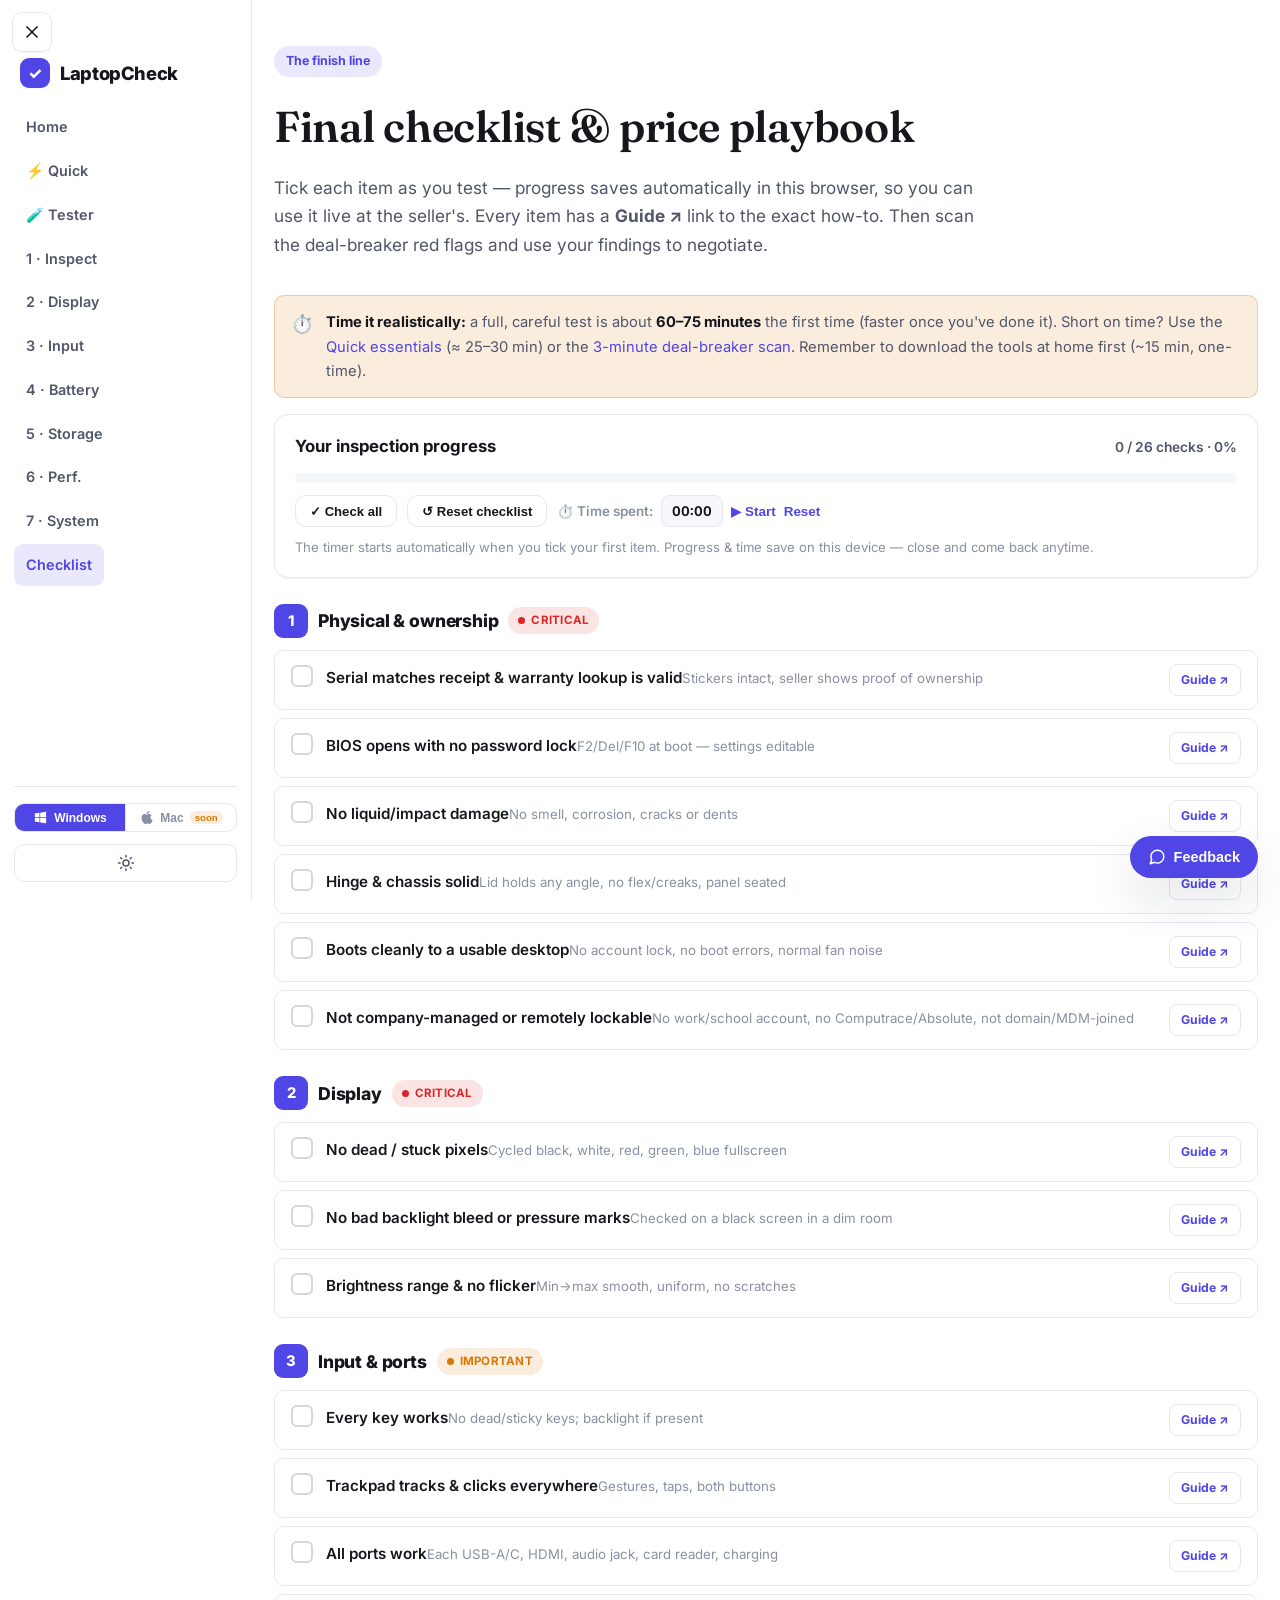
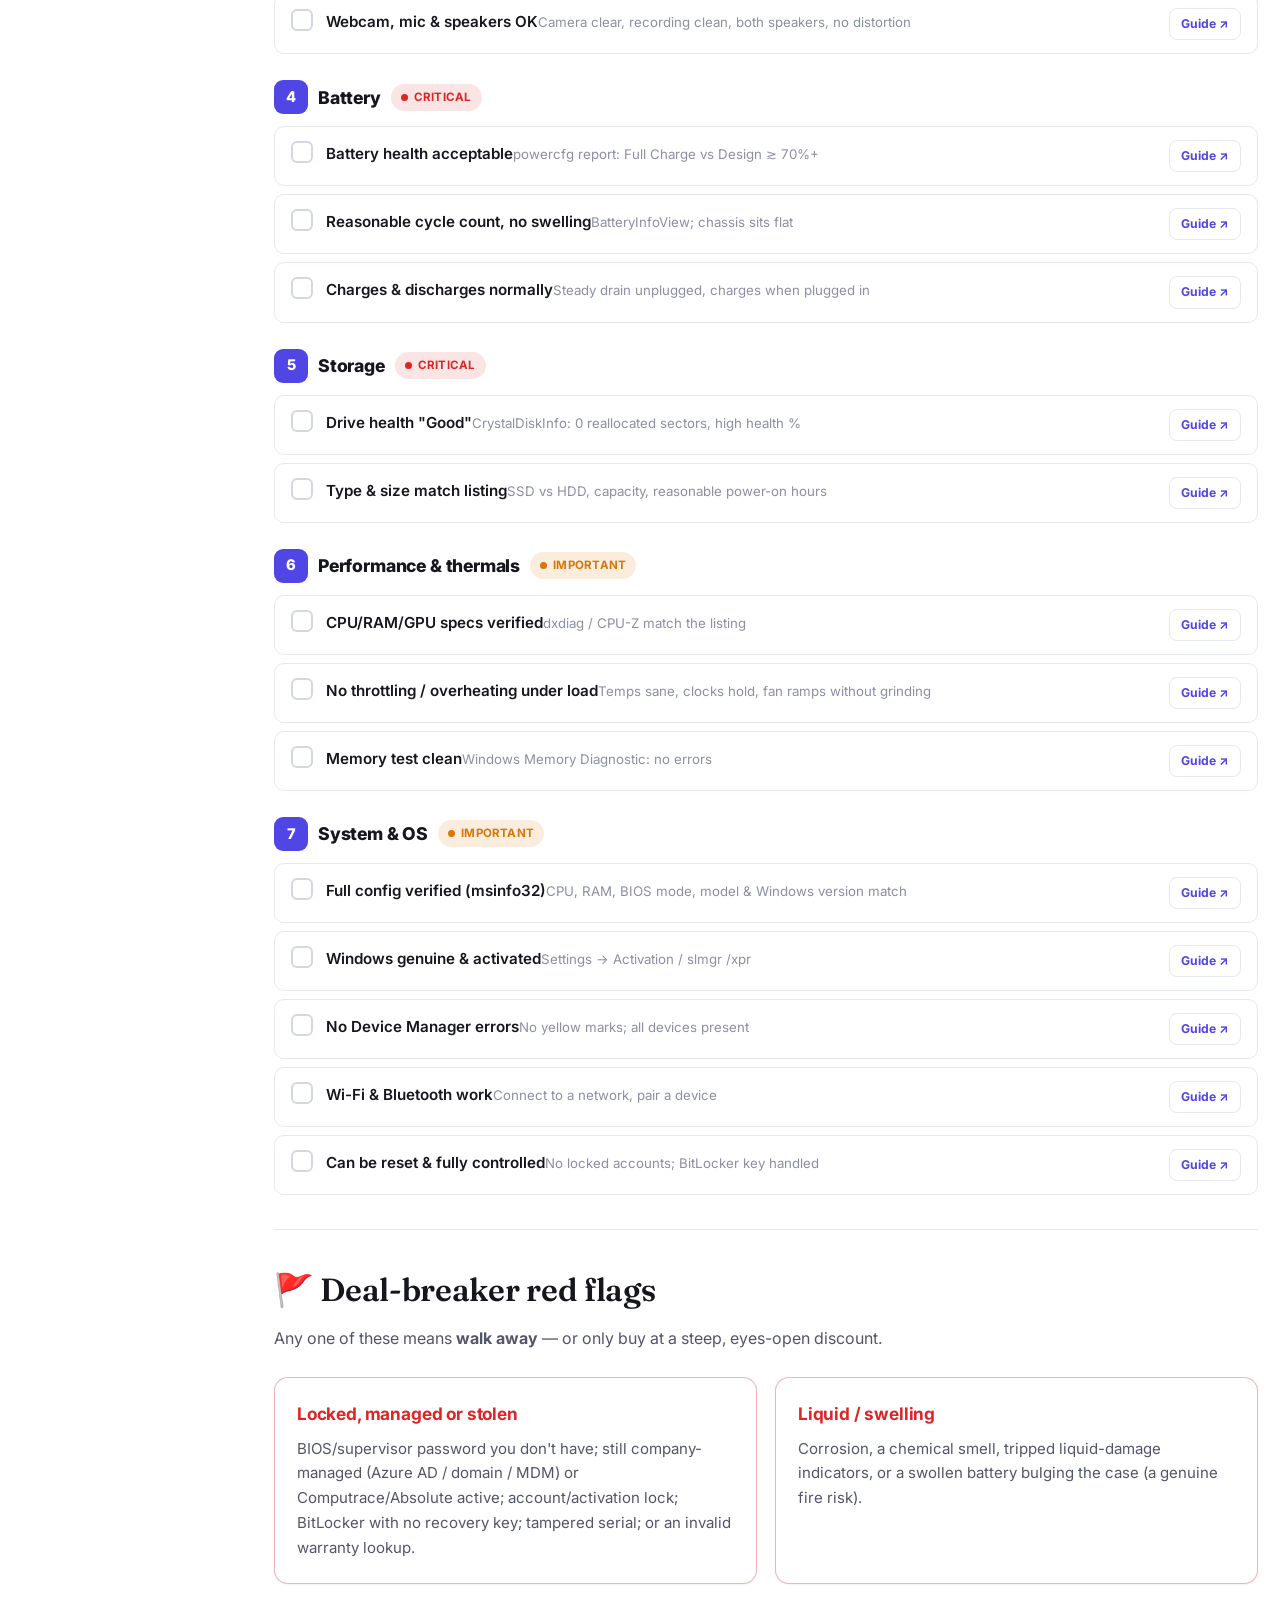
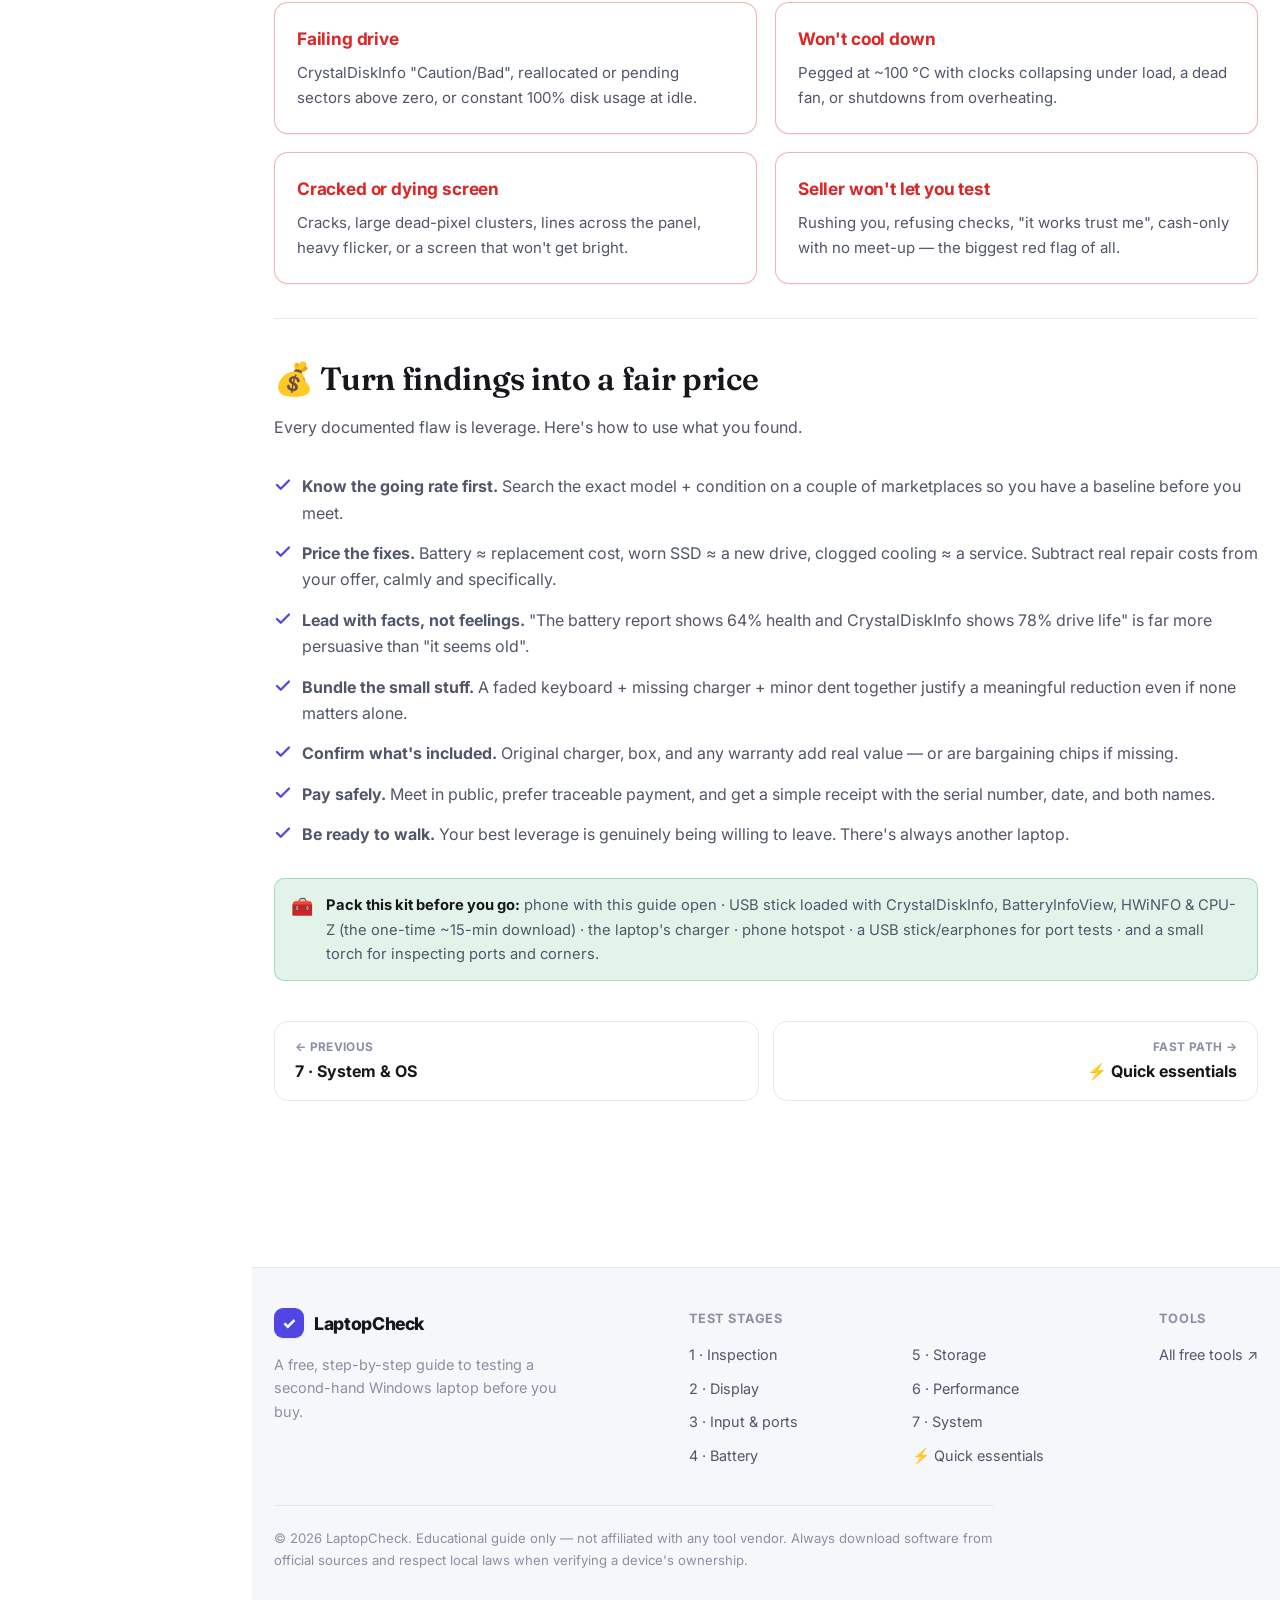
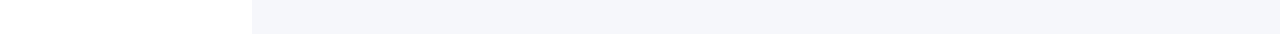
<file: checklist.html>
<!DOCTYPE html>
<html lang="en" data-theme="light">
<head>
<meta charset="UTF-8">
<meta name="viewport" content="width=device-width, initial-scale=1.0">
<link rel="icon" href="favicon.ico" sizes="any">
<link rel="icon" href="assets/favicon.svg" type="image/svg+xml">
<link rel="apple-touch-icon" href="assets/apple-touch-icon.png">
<link rel="manifest" href="site.webmanifest">
<title>Used Laptop Buying Checklist + Red Flags &amp; Price Tips | LaptopCheck</title>
<meta name="description" content="Free interactive checklist for buying a used or refurbished laptop: tick off every check (saves locally), spot the deal-breaker red flags, and negotiate a fair price.">
<link rel="preconnect" href="https://fonts.googleapis.com">
<link rel="preconnect" href="https://fonts.gstatic.com" crossorigin>
<link href="https://fonts.googleapis.com/css2?family=Fraunces:opsz,wght@9..144,400;9..144,500;9..144,600;9..144,700&family=Inter:wght@400;500;600;700;800&family=JetBrains+Mono:wght@400;500&display=swap" rel="stylesheet">
<link rel="canonical" href="https://laptopcheck.pages.dev/checklist.html">
<meta name="robots" content="index, follow, max-image-preview:large, max-snippet:-1">
<meta name="keywords" content="used laptop buying checklist, second hand laptop checklist, refurbished laptop red flags, laptop price negotiation, what to check buying used laptop">
<meta name="theme-color" content="#ffffff" media="(prefers-color-scheme: light)">
<meta name="theme-color" content="#0c0e14" media="(prefers-color-scheme: dark)">
<meta property="og:type" content="article">
<meta property="og:site_name" content="LaptopCheck">
<meta property="og:title" content="Used laptop buying checklist + red flags &amp; price tips">
<meta property="og:description" content="Interactive checklist, deal-breaker red flags and a negotiation playbook.">
<meta property="og:url" content="https://laptopcheck.pages.dev/checklist.html">
<meta property="og:image" content="https://laptopcheck.pages.dev/assets/og-image.png">
<meta property="og:locale" content="en_US">
<meta name="twitter:card" content="summary_large_image">
<meta name="twitter:title" content="Used laptop buying checklist — LaptopCheck">
<meta name="twitter:description" content="Interactive checklist, red flags and price negotiation tips.">
<meta name="twitter:image" content="https://laptopcheck.pages.dev/assets/og-image.png">
<link rel="stylesheet" href="assets/style.css">
</head>
<body>

<header class="site-header">
  <div class="container nav">
    <a href="index.html" class="brand"><span class="logo">✓</span><span class="brand-text">LaptopCheck</span></a>
    <ul class="nav-links">
      <li><a href="index.html">Home</a></li>
      <li><a href="quick.html">⚡ Quick</a></li>
      <li><a href="inspection.html">1 · Inspect</a></li>
      <li><a href="display.html">2 · Display</a></li>
      <li><a href="input.html">3 · Input</a></li>
      <li><a href="battery.html">4 · Battery</a></li>
      <li><a href="storage.html">5 · Storage</a></li>
      <li><a href="performance.html">6 · Perf.</a></li>
      <li><a href="system.html">7 · System</a></li>
      <li><a href="checklist.html">Checklist</a></li>
    </ul>
    <div class="nav-tools">
      <button class="icon-btn theme-toggle" aria-label="Toggle dark mode" title="Toggle theme">
        <svg class="sun" viewBox="0 0 24 24" fill="none" stroke="currentColor" stroke-width="2" stroke-linecap="round" stroke-linejoin="round"><circle cx="12" cy="12" r="4"/><path d="M12 2v2M12 20v2M4.9 4.9l1.4 1.4M17.7 17.7l1.4 1.4M2 12h2M20 12h2M4.9 19.1l1.4-1.4M17.7 6.3l1.4-1.4"/></svg>
        <svg class="moon" viewBox="0 0 24 24" fill="none" stroke="currentColor" stroke-width="2" stroke-linecap="round" stroke-linejoin="round"><path d="M21 12.8A9 9 0 1 1 11.2 3a7 7 0 0 0 9.8 9.8z"/></svg>
      </button>
      <button class="icon-btn menu-btn" aria-label="Open menu">
        <svg viewBox="0 0 24 24" fill="none" stroke="currentColor" stroke-width="2" stroke-linecap="round"><line x1="3" y1="6" x2="21" y2="6"/><line x1="3" y1="12" x2="21" y2="12"/><line x1="3" y1="18" x2="21" y2="18"/></svg>
      </button>
    </div>
  </div>
</header>

<main>
<section class="page-intro">
  <div class="container">
    <span class="stepno">The finish line</span>
    <h1>Final checklist &amp; price playbook</h1>
    <p class="lede">Tick each item as you test — progress saves automatically in this browser, so you can use it live at the seller's. Every item has a <strong>Guide ↗</strong> link to the exact how-to. Then scan the deal-breaker red flags and use your findings to negotiate.</p>
  </div>
</section>

<section class="section" style="padding-top:14px;">
  <div class="container">

    <div class="callout warn reveal">
      <span class="ico">⏱️</span>
      <p><strong>Time it realistically:</strong> a full, careful test is about <strong>60–75 minutes</strong> the first time (faster once you've done it). Short on time? Use the <a href="quick.html">Quick essentials</a> (≈ 25–30 min) or the <a href="quick.html#scan">3-minute deal-breaker scan</a>. Remember to download the tools at home first (~15 min, one-time).</p>
    </div>

    <!-- progress -->
    <div class="progress-wrap reveal">
      <div class="progress-top">
        <h3>Your inspection progress</h3>
        <span class="progress-stats">0 / 0 checks · 0%</span>
      </div>
      <div class="progress-bar"><div class="progress-fill"></div></div>
      <div class="progress-actions">
        <button class="btn btn-ghost" data-check-all style="padding:7px 14px;font-size:0.82rem;">✓ Check all</button>
        <button class="btn btn-ghost" data-reset-checklist style="padding:7px 14px;font-size:0.82rem;">↺ Reset checklist</button>
        <span class="timer" data-timer><span class="timer-label">⏱️ Time spent:</span> <span class="timer-display">00:00</span> <button class="link-btn" data-timer-toggle>▶ Start</button> <button class="link-btn" data-timer-reset>Reset</button></span>
      </div>
      <p class="fineprint" style="margin:10px 0 0;">The timer starts automatically when you tick your first item. Progress &amp; time save on this device — close and come back anytime.</p>
    </div>

    <!-- Group 1 -->
    <div class="check-group reveal">
      <h3 class="check-group-title"><span class="step-badge">1</span> Physical &amp; ownership <span class="prio p1">Critical</span></h3>
      <div class="check-item"><label class="ci-main"><input type="checkbox" id="c1a"><span class="box"><svg viewBox="0 0 24 24" fill="none" stroke="currentColor" stroke-width="3" stroke-linecap="round" stroke-linejoin="round"><polyline points="20 6 9 17 4 12"/></svg></span><span class="ci-text"><span class="ci-title">Serial matches receipt &amp; warranty lookup is valid</span><span class="ci-desc">Stickers intact, seller shows proof of ownership</span></span></label><a class="ci-guide" href="inspection.html#ownership">Guide ↗</a></div>
      <div class="check-item"><label class="ci-main"><input type="checkbox" id="c1b"><span class="box"><svg viewBox="0 0 24 24" fill="none" stroke="currentColor" stroke-width="3" stroke-linecap="round" stroke-linejoin="round"><polyline points="20 6 9 17 4 12"/></svg></span><span class="ci-text"><span class="ci-title">BIOS opens with no password lock</span><span class="ci-desc">F2/Del/F10 at boot — settings editable</span></span></label><a class="ci-guide" href="inspection.html#ownership">Guide ↗</a></div>
      <div class="check-item"><label class="ci-main"><input type="checkbox" id="c1c"><span class="box"><svg viewBox="0 0 24 24" fill="none" stroke="currentColor" stroke-width="3" stroke-linecap="round" stroke-linejoin="round"><polyline points="20 6 9 17 4 12"/></svg></span><span class="ci-text"><span class="ci-title">No liquid/impact damage</span><span class="ci-desc">No smell, corrosion, cracks or dents</span></span></label><a class="ci-guide" href="inspection.html#liquid">Guide ↗</a></div>
      <div class="check-item"><label class="ci-main"><input type="checkbox" id="c1d"><span class="box"><svg viewBox="0 0 24 24" fill="none" stroke="currentColor" stroke-width="3" stroke-linecap="round" stroke-linejoin="round"><polyline points="20 6 9 17 4 12"/></svg></span><span class="ci-text"><span class="ci-title">Hinge &amp; chassis solid</span><span class="ci-desc">Lid holds any angle, no flex/creaks, panel seated</span></span></label><a class="ci-guide" href="inspection.html#chassis">Guide ↗</a></div>
      <div class="check-item"><label class="ci-main"><input type="checkbox" id="c1e"><span class="box"><svg viewBox="0 0 24 24" fill="none" stroke="currentColor" stroke-width="3" stroke-linecap="round" stroke-linejoin="round"><polyline points="20 6 9 17 4 12"/></svg></span><span class="ci-text"><span class="ci-title">Boots cleanly to a usable desktop</span><span class="ci-desc">No account lock, no boot errors, normal fan noise</span></span></label><a class="ci-guide" href="inspection.html#poweron">Guide ↗</a></div>
      <div class="check-item"><label class="ci-main"><input type="checkbox" id="c1f"><span class="box"><svg viewBox="0 0 24 24" fill="none" stroke="currentColor" stroke-width="3" stroke-linecap="round" stroke-linejoin="round"><polyline points="20 6 9 17 4 12"/></svg></span><span class="ci-text"><span class="ci-title">Not company-managed or remotely lockable</span><span class="ci-desc">No work/school account, no Computrace/Absolute, not domain/MDM-joined</span></span></label><a class="ci-guide" href="system.html#clean">Guide ↗</a></div>
    </div>

    <!-- Group 2 -->
    <div class="check-group reveal">
      <h3 class="check-group-title"><span class="step-badge">2</span> Display <span class="prio p1">Critical</span></h3>
      <div class="check-item"><label class="ci-main"><input type="checkbox" id="c2a"><span class="box"><svg viewBox="0 0 24 24" fill="none" stroke="currentColor" stroke-width="3" stroke-linecap="round" stroke-linejoin="round"><polyline points="20 6 9 17 4 12"/></svg></span><span class="ci-text"><span class="ci-title">No dead / stuck pixels</span><span class="ci-desc">Cycled black, white, red, green, blue fullscreen</span></span></label><a class="ci-guide" href="display.html#pixels">Guide ↗</a></div>
      <div class="check-item"><label class="ci-main"><input type="checkbox" id="c2b"><span class="box"><svg viewBox="0 0 24 24" fill="none" stroke="currentColor" stroke-width="3" stroke-linecap="round" stroke-linejoin="round"><polyline points="20 6 9 17 4 12"/></svg></span><span class="ci-text"><span class="ci-title">No bad backlight bleed or pressure marks</span><span class="ci-desc">Checked on a black screen in a dim room</span></span></label><a class="ci-guide" href="display.html#bleed">Guide ↗</a></div>
      <div class="check-item"><label class="ci-main"><input type="checkbox" id="c2c"><span class="box"><svg viewBox="0 0 24 24" fill="none" stroke="currentColor" stroke-width="3" stroke-linecap="round" stroke-linejoin="round"><polyline points="20 6 9 17 4 12"/></svg></span><span class="ci-text"><span class="ci-title">Brightness range &amp; no flicker</span><span class="ci-desc">Min→max smooth, uniform, no scratches</span></span></label><a class="ci-guide" href="display.html#brightness">Guide ↗</a></div>
    </div>

    <!-- Group 3 -->
    <div class="check-group reveal">
      <h3 class="check-group-title"><span class="step-badge">3</span> Input &amp; ports <span class="prio p2">Important</span></h3>
      <div class="check-item"><label class="ci-main"><input type="checkbox" id="c3a"><span class="box"><svg viewBox="0 0 24 24" fill="none" stroke="currentColor" stroke-width="3" stroke-linecap="round" stroke-linejoin="round"><polyline points="20 6 9 17 4 12"/></svg></span><span class="ci-text"><span class="ci-title">Every key works</span><span class="ci-desc">No dead/sticky keys; backlight if present</span></span></label><a class="ci-guide" href="input.html#keyboard">Guide ↗</a></div>
      <div class="check-item"><label class="ci-main"><input type="checkbox" id="c3b"><span class="box"><svg viewBox="0 0 24 24" fill="none" stroke="currentColor" stroke-width="3" stroke-linecap="round" stroke-linejoin="round"><polyline points="20 6 9 17 4 12"/></svg></span><span class="ci-text"><span class="ci-title">Trackpad tracks &amp; clicks everywhere</span><span class="ci-desc">Gestures, taps, both buttons</span></span></label><a class="ci-guide" href="input.html#trackpad">Guide ↗</a></div>
      <div class="check-item"><label class="ci-main"><input type="checkbox" id="c3c"><span class="box"><svg viewBox="0 0 24 24" fill="none" stroke="currentColor" stroke-width="3" stroke-linecap="round" stroke-linejoin="round"><polyline points="20 6 9 17 4 12"/></svg></span><span class="ci-text"><span class="ci-title">All ports work</span><span class="ci-desc">Each USB-A/C, HDMI, audio jack, card reader, charging</span></span></label><a class="ci-guide" href="input.html#ports">Guide ↗</a></div>
      <div class="check-item"><label class="ci-main"><input type="checkbox" id="c3d"><span class="box"><svg viewBox="0 0 24 24" fill="none" stroke="currentColor" stroke-width="3" stroke-linecap="round" stroke-linejoin="round"><polyline points="20 6 9 17 4 12"/></svg></span><span class="ci-text"><span class="ci-title">Webcam, mic &amp; speakers OK</span><span class="ci-desc">Camera clear, recording clean, both speakers, no distortion</span></span></label><a class="ci-guide" href="input.html#av">Guide ↗</a></div>
    </div>

    <!-- Group 4 -->
    <div class="check-group reveal">
      <h3 class="check-group-title"><span class="step-badge">4</span> Battery <span class="prio p1">Critical</span></h3>
      <div class="check-item"><label class="ci-main"><input type="checkbox" id="c4a"><span class="box"><svg viewBox="0 0 24 24" fill="none" stroke="currentColor" stroke-width="3" stroke-linecap="round" stroke-linejoin="round"><polyline points="20 6 9 17 4 12"/></svg></span><span class="ci-text"><span class="ci-title">Battery health acceptable</span><span class="ci-desc">powercfg report: Full Charge vs Design ≳ 70%+</span></span></label><a class="ci-guide" href="battery.html#read">Guide ↗</a></div>
      <div class="check-item"><label class="ci-main"><input type="checkbox" id="c4b"><span class="box"><svg viewBox="0 0 24 24" fill="none" stroke="currentColor" stroke-width="3" stroke-linecap="round" stroke-linejoin="round"><polyline points="20 6 9 17 4 12"/></svg></span><span class="ci-text"><span class="ci-title">Reasonable cycle count, no swelling</span><span class="ci-desc">BatteryInfoView; chassis sits flat</span></span></label><a class="ci-guide" href="battery.html#biv">Guide ↗</a></div>
      <div class="check-item"><label class="ci-main"><input type="checkbox" id="c4c"><span class="box"><svg viewBox="0 0 24 24" fill="none" stroke="currentColor" stroke-width="3" stroke-linecap="round" stroke-linejoin="round"><polyline points="20 6 9 17 4 12"/></svg></span><span class="ci-text"><span class="ci-title">Charges &amp; discharges normally</span><span class="ci-desc">Steady drain unplugged, charges when plugged in</span></span></label><a class="ci-guide" href="battery.html#discharge">Guide ↗</a></div>
    </div>

    <!-- Group 5 -->
    <div class="check-group reveal">
      <h3 class="check-group-title"><span class="step-badge">5</span> Storage <span class="prio p1">Critical</span></h3>
      <div class="check-item"><label class="ci-main"><input type="checkbox" id="c5a"><span class="box"><svg viewBox="0 0 24 24" fill="none" stroke="currentColor" stroke-width="3" stroke-linecap="round" stroke-linejoin="round"><polyline points="20 6 9 17 4 12"/></svg></span><span class="ci-text"><span class="ci-title">Drive health "Good"</span><span class="ci-desc">CrystalDiskInfo: 0 reallocated sectors, high health %</span></span></label><a class="ci-guide" href="storage.html#read">Guide ↗</a></div>
      <div class="check-item"><label class="ci-main"><input type="checkbox" id="c5b"><span class="box"><svg viewBox="0 0 24 24" fill="none" stroke="currentColor" stroke-width="3" stroke-linecap="round" stroke-linejoin="round"><polyline points="20 6 9 17 4 12"/></svg></span><span class="ci-text"><span class="ci-title">Type &amp; size match listing</span><span class="ci-desc">SSD vs HDD, capacity, reasonable power-on hours</span></span></label><a class="ci-guide" href="storage.html#type">Guide ↗</a></div>
    </div>

    <!-- Group 6 -->
    <div class="check-group reveal">
      <h3 class="check-group-title"><span class="step-badge">6</span> Performance &amp; thermals <span class="prio p2">Important</span></h3>
      <div class="check-item"><label class="ci-main"><input type="checkbox" id="c6a"><span class="box"><svg viewBox="0 0 24 24" fill="none" stroke="currentColor" stroke-width="3" stroke-linecap="round" stroke-linejoin="round"><polyline points="20 6 9 17 4 12"/></svg></span><span class="ci-text"><span class="ci-title">CPU/RAM/GPU specs verified</span><span class="ci-desc">dxdiag / CPU-Z match the listing</span></span></label><a class="ci-guide" href="performance.html#specs">Guide ↗</a></div>
      <div class="check-item"><label class="ci-main"><input type="checkbox" id="c6b"><span class="box"><svg viewBox="0 0 24 24" fill="none" stroke="currentColor" stroke-width="3" stroke-linecap="round" stroke-linejoin="round"><polyline points="20 6 9 17 4 12"/></svg></span><span class="ci-text"><span class="ci-title">No throttling / overheating under load</span><span class="ci-desc">Temps sane, clocks hold, fan ramps without grinding</span></span></label><a class="ci-guide" href="performance.html#stress">Guide ↗</a></div>
      <div class="check-item"><label class="ci-main"><input type="checkbox" id="c6c"><span class="box"><svg viewBox="0 0 24 24" fill="none" stroke="currentColor" stroke-width="3" stroke-linecap="round" stroke-linejoin="round"><polyline points="20 6 9 17 4 12"/></svg></span><span class="ci-text"><span class="ci-title">Memory test clean</span><span class="ci-desc">Windows Memory Diagnostic: no errors</span></span></label><a class="ci-guide" href="performance.html#ram">Guide ↗</a></div>
    </div>

    <!-- Group 7 -->
    <div class="check-group reveal">
      <h3 class="check-group-title"><span class="step-badge">7</span> System &amp; OS <span class="prio p2">Important</span></h3>
      <div class="check-item"><label class="ci-main"><input type="checkbox" id="c7z"><span class="box"><svg viewBox="0 0 24 24" fill="none" stroke="currentColor" stroke-width="3" stroke-linecap="round" stroke-linejoin="round"><polyline points="20 6 9 17 4 12"/></svg></span><span class="ci-text"><span class="ci-title">Full config verified (msinfo32)</span><span class="ci-desc">CPU, RAM, BIOS mode, model &amp; Windows version match</span></span></label><a class="ci-guide" href="system.html#sysinfo">Guide ↗</a></div>
      <div class="check-item"><label class="ci-main"><input type="checkbox" id="c7a"><span class="box"><svg viewBox="0 0 24 24" fill="none" stroke="currentColor" stroke-width="3" stroke-linecap="round" stroke-linejoin="round"><polyline points="20 6 9 17 4 12"/></svg></span><span class="ci-text"><span class="ci-title">Windows genuine &amp; activated</span><span class="ci-desc">Settings → Activation / slmgr /xpr</span></span></label><a class="ci-guide" href="system.html#activation">Guide ↗</a></div>
      <div class="check-item"><label class="ci-main"><input type="checkbox" id="c7b"><span class="box"><svg viewBox="0 0 24 24" fill="none" stroke="currentColor" stroke-width="3" stroke-linecap="round" stroke-linejoin="round"><polyline points="20 6 9 17 4 12"/></svg></span><span class="ci-text"><span class="ci-title">No Device Manager errors</span><span class="ci-desc">No yellow marks; all devices present</span></span></label><a class="ci-guide" href="system.html#devmgr">Guide ↗</a></div>
      <div class="check-item"><label class="ci-main"><input type="checkbox" id="c7c"><span class="box"><svg viewBox="0 0 24 24" fill="none" stroke="currentColor" stroke-width="3" stroke-linecap="round" stroke-linejoin="round"><polyline points="20 6 9 17 4 12"/></svg></span><span class="ci-text"><span class="ci-title">Wi-Fi &amp; Bluetooth work</span><span class="ci-desc">Connect to a network, pair a device</span></span></label><a class="ci-guide" href="system.html#wireless">Guide ↗</a></div>
      <div class="check-item"><label class="ci-main"><input type="checkbox" id="c7d"><span class="box"><svg viewBox="0 0 24 24" fill="none" stroke="currentColor" stroke-width="3" stroke-linecap="round" stroke-linejoin="round"><polyline points="20 6 9 17 4 12"/></svg></span><span class="ci-text"><span class="ci-title">Can be reset &amp; fully controlled</span><span class="ci-desc">No locked accounts; BitLocker key handled</span></span></label><a class="ci-guide" href="system.html#clean">Guide ↗</a></div>
    </div>

    <hr class="divider">

    <!-- RED FLAGS -->
    <div class="section-head reveal" id="redflags">
      <h2>🚩 Deal-breaker red flags</h2>
      <p>Any one of these means <strong>walk away</strong> — or only buy at a steep, eyes-open discount.</p>
    </div>
    <div class="grid grid-2">
      <div class="card reveal" style="border-color:color-mix(in srgb, var(--red) 35%, transparent);">
        <h3 style="color:var(--red);">Locked, managed or stolen</h3>
        <p>BIOS/supervisor password you don't have; still company-managed (Azure AD / domain / MDM) or Computrace/Absolute active; account/activation lock; BitLocker with no recovery key; tampered serial; or an invalid warranty lookup.</p>
      </div>
      <div class="card reveal" style="border-color:color-mix(in srgb, var(--red) 35%, transparent);">
        <h3 style="color:var(--red);">Liquid / swelling</h3>
        <p>Corrosion, a chemical smell, tripped liquid-damage indicators, or a swollen battery bulging the case (a genuine fire risk).</p>
      </div>
      <div class="card reveal" style="border-color:color-mix(in srgb, var(--red) 35%, transparent);">
        <h3 style="color:var(--red);">Failing drive</h3>
        <p>CrystalDiskInfo "Caution/Bad", reallocated or pending sectors above zero, or constant 100% disk usage at idle.</p>
      </div>
      <div class="card reveal" style="border-color:color-mix(in srgb, var(--red) 35%, transparent);">
        <h3 style="color:var(--red);">Won't cool down</h3>
        <p>Pegged at ~100&nbsp;°C with clocks collapsing under load, a dead fan, or shutdowns from overheating.</p>
      </div>
      <div class="card reveal" style="border-color:color-mix(in srgb, var(--red) 35%, transparent);">
        <h3 style="color:var(--red);">Cracked or dying screen</h3>
        <p>Cracks, large dead-pixel clusters, lines across the panel, heavy flicker, or a screen that won't get bright.</p>
      </div>
      <div class="card reveal" style="border-color:color-mix(in srgb, var(--red) 35%, transparent);">
        <h3 style="color:var(--red);">Seller won't let you test</h3>
        <p>Rushing you, refusing checks, "it works trust me", cash-only with no meet-up — the biggest red flag of all.</p>
      </div>
    </div>

    <hr class="divider">

    <!-- NEGOTIATION -->
    <div class="section-head reveal" id="price">
      <h2>💰 Turn findings into a fair price</h2>
      <p>Every documented flaw is leverage. Here's how to use what you found.</p>
    </div>
    <ul class="lead-list reveal">
      <li><svg viewBox="0 0 24 24" fill="none" stroke="currentColor" stroke-width="3" stroke-linecap="round" stroke-linejoin="round"><polyline points="20 6 9 17 4 12"/></svg><span><strong>Know the going rate first.</strong> Search the exact model + condition on a couple of marketplaces so you have a baseline before you meet.</span></li>
      <li><svg viewBox="0 0 24 24" fill="none" stroke="currentColor" stroke-width="3" stroke-linecap="round" stroke-linejoin="round"><polyline points="20 6 9 17 4 12"/></svg><span><strong>Price the fixes.</strong> Battery ≈ replacement cost, worn SSD ≈ a new drive, clogged cooling ≈ a service. Subtract real repair costs from your offer, calmly and specifically.</span></li>
      <li><svg viewBox="0 0 24 24" fill="none" stroke="currentColor" stroke-width="3" stroke-linecap="round" stroke-linejoin="round"><polyline points="20 6 9 17 4 12"/></svg><span><strong>Lead with facts, not feelings.</strong> "The battery report shows 64% health and CrystalDiskInfo shows 78% drive life" is far more persuasive than "it seems old".</span></li>
      <li><svg viewBox="0 0 24 24" fill="none" stroke="currentColor" stroke-width="3" stroke-linecap="round" stroke-linejoin="round"><polyline points="20 6 9 17 4 12"/></svg><span><strong>Bundle the small stuff.</strong> A faded keyboard + missing charger + minor dent together justify a meaningful reduction even if none matters alone.</span></li>
      <li><svg viewBox="0 0 24 24" fill="none" stroke="currentColor" stroke-width="3" stroke-linecap="round" stroke-linejoin="round"><polyline points="20 6 9 17 4 12"/></svg><span><strong>Confirm what's included.</strong> Original charger, box, and any warranty add real value — or are bargaining chips if missing.</span></li>
      <li><svg viewBox="0 0 24 24" fill="none" stroke="currentColor" stroke-width="3" stroke-linecap="round" stroke-linejoin="round"><polyline points="20 6 9 17 4 12"/></svg><span><strong>Pay safely.</strong> Meet in public, prefer traceable payment, and get a simple receipt with the serial number, date, and both names.</span></li>
      <li><svg viewBox="0 0 24 24" fill="none" stroke="currentColor" stroke-width="3" stroke-linecap="round" stroke-linejoin="round"><polyline points="20 6 9 17 4 12"/></svg><span><strong>Be ready to walk.</strong> Your best leverage is genuinely being willing to leave. There's always another laptop.</span></li>
    </ul>

    <div class="callout tip reveal" style="margin-top:24px;">
      <span class="ico">🧰</span>
      <p><strong>Pack this kit before you go:</strong> phone with this guide open · USB stick loaded with CrystalDiskInfo, BatteryInfoView, HWiNFO &amp; CPU-Z (the one-time ~15-min download) · the laptop's charger · phone hotspot · a USB stick/earphones for port tests · and a small torch for inspecting ports and corners.</p>
    </div>

    <div class="page-nav reveal">
      <a href="system.html" class="prev"><span class="dir">← Previous</span><span class="ttl">7 · System &amp; OS</span></a>
      <a href="quick.html" class="next"><span class="dir">Fast path →</span><span class="ttl">⚡ Quick essentials</span></a>
    </div>

  </div>
</section>
</main>

<footer class="site-footer">
  <div class="container">
    <div class="footer-grid">
      <div style="max-width:300px;">
        <a href="index.html" class="brand"><span class="logo">✓</span><span class="brand-text">LaptopCheck</span></a>
        <p class="muted" style="font-size:0.9rem;">A free, step-by-step guide to testing a second-hand Windows laptop before you buy.</p>
      </div>
      <div class="footer-col">
        <h4>Test stages</h4>
        <ul>
          <li><a href="inspection.html">1 · Inspection</a></li>
          <li><a href="display.html">2 · Display</a></li>
          <li><a href="input.html">3 · Input &amp; ports</a></li>
          <li><a href="battery.html">4 · Battery</a></li>
        </ul>
      </div>
      <div class="footer-col">
        <h4>&nbsp;</h4>
        <ul>
          <li><a href="storage.html">5 · Storage</a></li>
          <li><a href="performance.html">6 · Performance</a></li>
          <li><a href="system.html">7 · System</a></li>
          <li><a href="quick.html">⚡ Quick essentials</a></li>
        </ul>
      </div>
      <div class="footer-col">
        <h4>Tools</h4>
        <ul>
          <li><a href="index.html#tools">All free tools ↗</a></li>
        </ul>
      </div>
    </div>
    <p class="footer-note">© <span data-year>2026</span> LaptopCheck. Educational guide only — not affiliated with any tool vendor. Always download software from official sources and respect local laws when verifying a device's ownership.</p>
  </div>
</footer>

<script src="assets/script.js"></script>
</body>
</html>
</file>
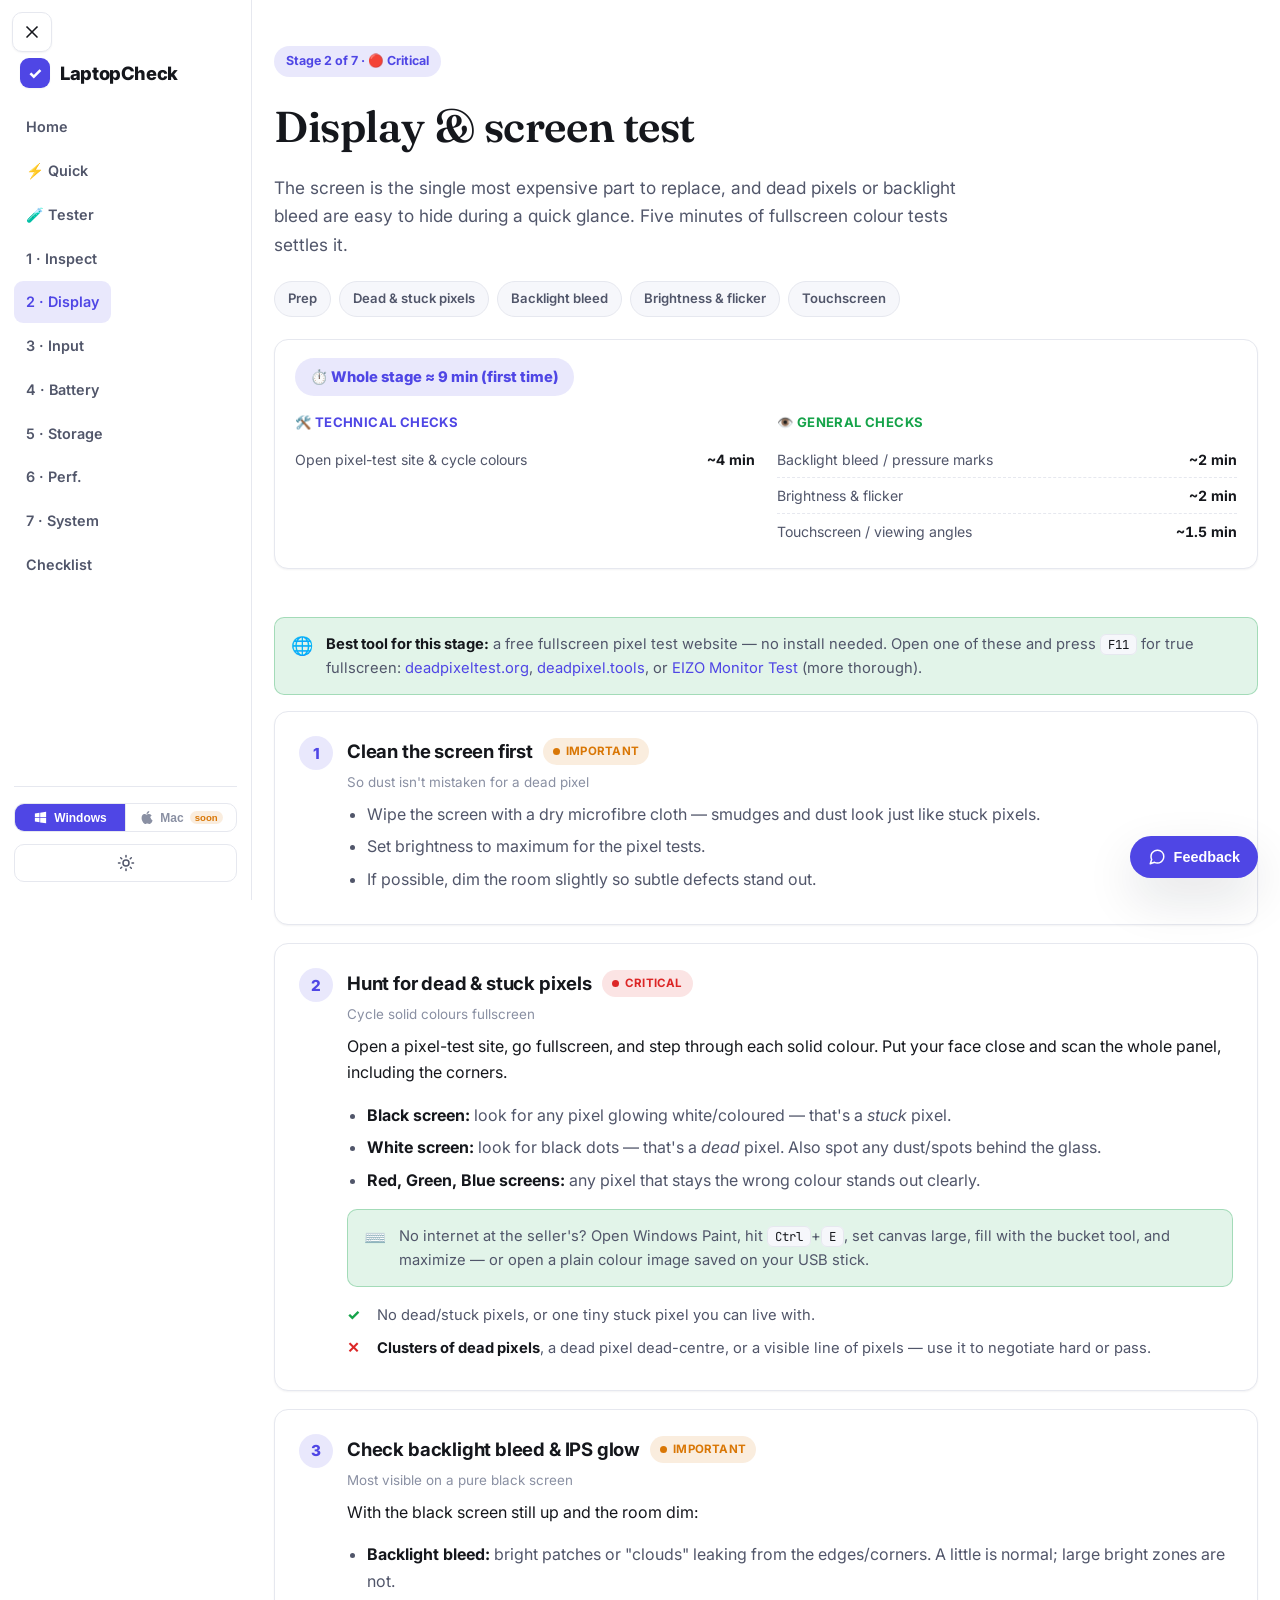
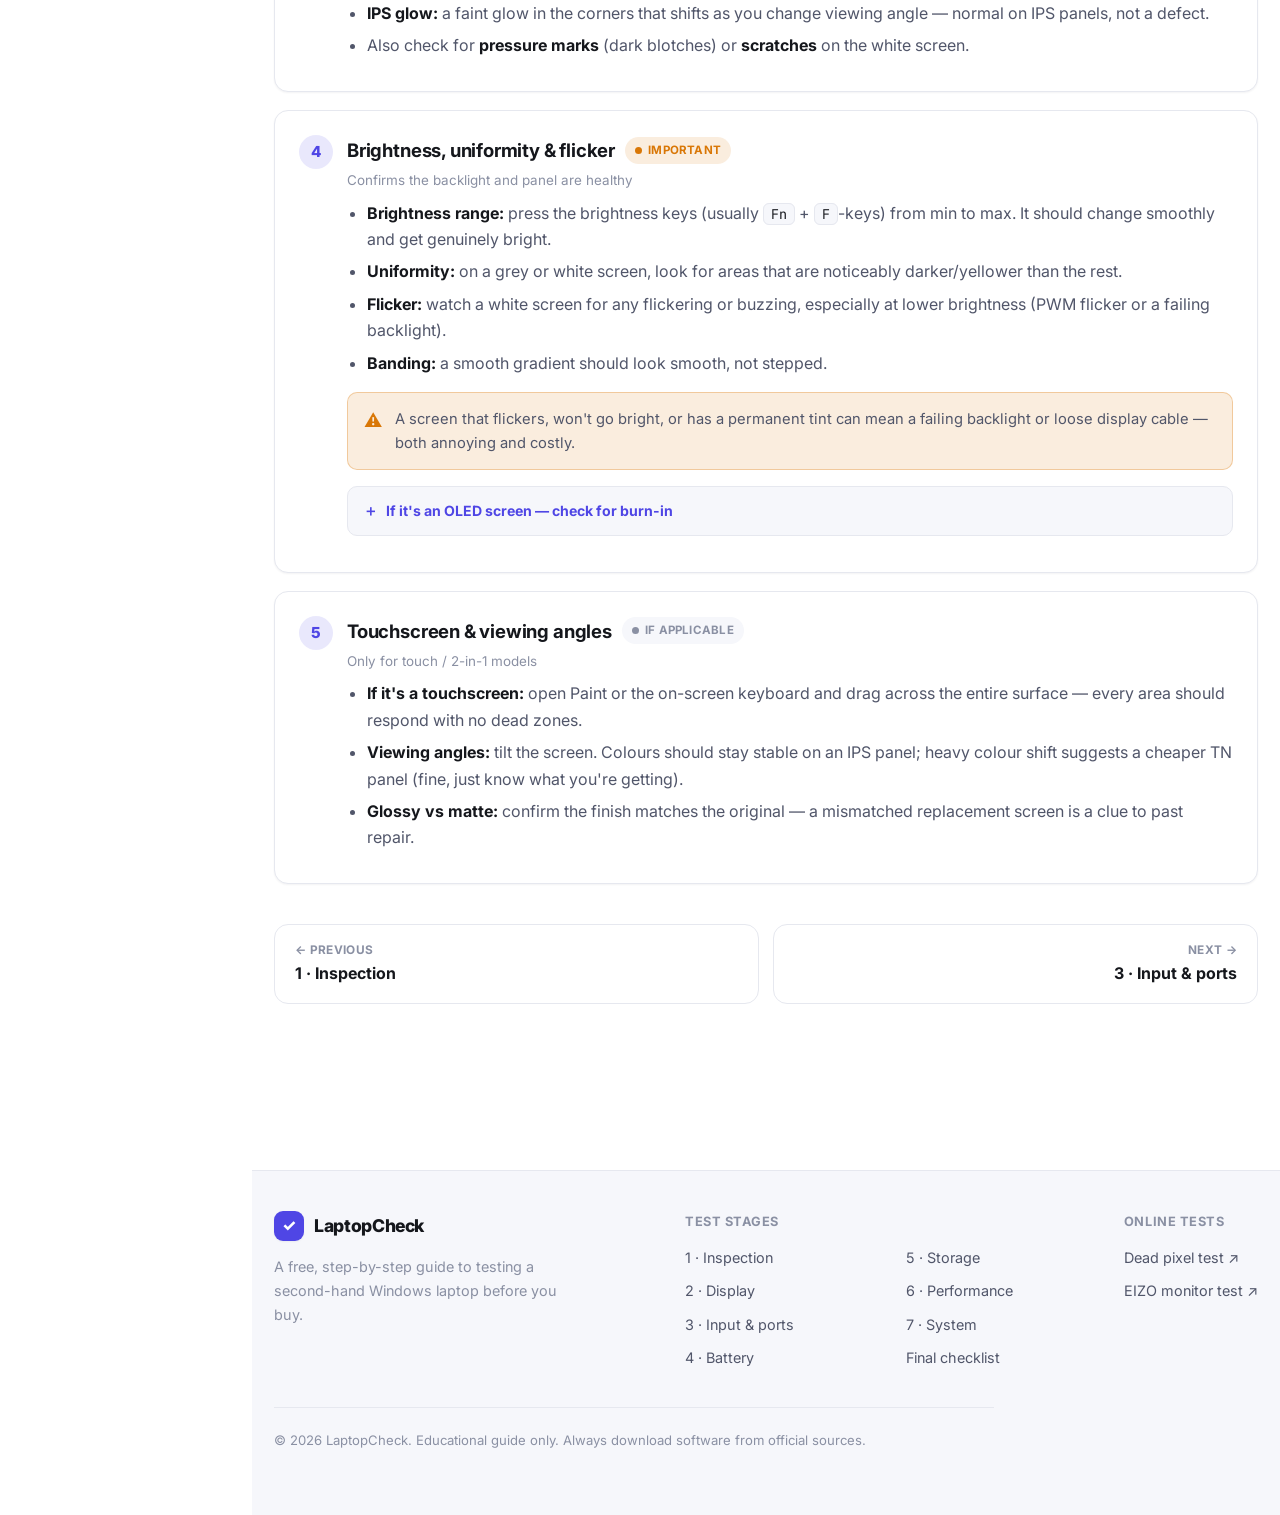
<file: display.html>
<!DOCTYPE html>
<html lang="en" data-theme="light">
<head>
<meta charset="UTF-8">
<meta name="viewport" content="width=device-width, initial-scale=1.0">
<link rel="icon" href="favicon.ico" sizes="any">
<link rel="icon" href="assets/favicon.svg" type="image/svg+xml">
<link rel="apple-touch-icon" href="assets/apple-touch-icon.png">
<link rel="manifest" href="site.webmanifest">
<title>Step 2 · Display &amp; Screen Test — LaptopCheck</title>
<meta name="description" content="Test a used laptop screen for dead and stuck pixels, backlight bleed, IPS glow, brightness, flicker and touchscreen response using free online tools.">
<link rel="preconnect" href="https://fonts.googleapis.com">
<link rel="preconnect" href="https://fonts.gstatic.com" crossorigin>
<link href="https://fonts.googleapis.com/css2?family=Fraunces:opsz,wght@9..144,400;9..144,500;9..144,600;9..144,700&family=Inter:wght@400;500;600;700;800&family=JetBrains+Mono:wght@400;500&display=swap" rel="stylesheet">
<link rel="canonical" href="https://laptopcheck.pages.dev/display.html">
<meta name="robots" content="index, follow, max-image-preview:large">
<meta name="keywords" content="dead pixel test, used laptop screen check, backlight bleed test, laptop display test online, refurbished laptop screen check">
<meta name="theme-color" content="#ffffff" media="(prefers-color-scheme: light)">
<meta name="theme-color" content="#0c0e14" media="(prefers-color-scheme: dark)">
<meta property="og:type" content="article">
<meta property="og:site_name" content="LaptopCheck">
<meta property="og:title" content="Test a used laptop screen — dead pixels &amp; bleed">
<meta property="og:description" content="Free fullscreen tests for dead/stuck pixels, backlight bleed, brightness and colour banding.">
<meta property="og:url" content="https://laptopcheck.pages.dev/display.html">
<meta property="og:image" content="https://laptopcheck.pages.dev/assets/og-image.png">
<meta property="og:locale" content="en_US">
<meta name="twitter:card" content="summary_large_image">
<meta name="twitter:title" content="Test a used laptop screen — LaptopCheck">
<meta name="twitter:description" content="Free fullscreen dead-pixel, bleed and banding tests.">
<meta name="twitter:image" content="https://laptopcheck.pages.dev/assets/og-image.png">
<link rel="stylesheet" href="assets/style.css">
</head>
<body>

<header class="site-header">
  <div class="container nav">
    <a href="index.html" class="brand"><span class="logo">✓</span><span class="brand-text">LaptopCheck</span></a>
    <ul class="nav-links">
      <li><a href="index.html">Home</a></li>
      <li><a href="quick.html">⚡ Quick</a></li>
      <li><a href="inspection.html">1 · Inspect</a></li>
      <li><a href="display.html">2 · Display</a></li>
      <li><a href="input.html">3 · Input</a></li>
      <li><a href="battery.html">4 · Battery</a></li>
      <li><a href="storage.html">5 · Storage</a></li>
      <li><a href="performance.html">6 · Perf.</a></li>
      <li><a href="system.html">7 · System</a></li>
      <li><a href="checklist.html">Checklist</a></li>
    </ul>
    <div class="nav-tools">
      <button class="icon-btn theme-toggle" aria-label="Toggle dark mode" title="Toggle theme">
        <svg class="sun" viewBox="0 0 24 24" fill="none" stroke="currentColor" stroke-width="2" stroke-linecap="round" stroke-linejoin="round"><circle cx="12" cy="12" r="4"/><path d="M12 2v2M12 20v2M4.9 4.9l1.4 1.4M17.7 17.7l1.4 1.4M2 12h2M20 12h2M4.9 19.1l1.4-1.4M17.7 6.3l1.4-1.4"/></svg>
        <svg class="moon" viewBox="0 0 24 24" fill="none" stroke="currentColor" stroke-width="2" stroke-linecap="round" stroke-linejoin="round"><path d="M21 12.8A9 9 0 1 1 11.2 3a7 7 0 0 0 9.8 9.8z"/></svg>
      </button>
      <button class="icon-btn menu-btn" aria-label="Open menu">
        <svg viewBox="0 0 24 24" fill="none" stroke="currentColor" stroke-width="2" stroke-linecap="round"><line x1="3" y1="6" x2="21" y2="6"/><line x1="3" y1="12" x2="21" y2="12"/><line x1="3" y1="18" x2="21" y2="18"/></svg>
      </button>
    </div>
  </div>
</header>

<main>
<section class="page-intro">
  <div class="container">
    <span class="stepno">Stage 2 of 7 · 🔴 Critical</span>
    <h1>Display &amp; screen test</h1>
    <p class="lede">The screen is the single most expensive part to replace, and dead pixels or backlight bleed are easy to hide during a quick glance. Five minutes of fullscreen colour tests settles it.</p>
    <nav class="quicknav">
      <a href="#clean">Prep</a>
      <a href="#pixels">Dead &amp; stuck pixels</a>
      <a href="#bleed">Backlight bleed</a>
      <a href="#brightness">Brightness &amp; flicker</a>
      <a href="#touch">Touchscreen</a>
    </nav>
    <div class="stage-meta">
      <span class="sm-total">⏱️ Whole stage ≈ 9 min (first time)</span>
      <div class="sm-cols">
        <div class="sm-col tech"><h4>🛠️ Technical checks</h4><ul>
          <li>Open pixel-test site &amp; cycle colours <b>~4 min</b></li>
        </ul></div>
        <div class="sm-col gen"><h4>👁️ General checks</h4><ul>
          <li>Backlight bleed / pressure marks <b>~2 min</b></li>
          <li>Brightness &amp; flicker <b>~2 min</b></li>
          <li>Touchscreen / viewing angles <b>~1.5 min</b></li>
        </ul></div>
      </div>
    </div>
  </div>
</section>

<section class="section" style="padding-top:18px;">
  <div class="container">

    <div class="callout tip reveal">
      <span class="ico">🌐</span>
      <p><strong>Best tool for this stage:</strong> a free fullscreen pixel test website — no install needed. Open one of these and press <code class="inline">F11</code> for true fullscreen:
      <a href="https://deadpixeltest.org/" target="_blank" rel="noopener">deadpixeltest.org</a>,
      <a href="https://deadpixel.tools/" target="_blank" rel="noopener">deadpixel.tools</a>, or
      <a href="https://www.eizo.be/monitor-test/" target="_blank" rel="noopener">EIZO Monitor Test</a> (more thorough).</p>
    </div>

    <!-- 1 -->
    <div class="step reveal" id="clean">
      <div class="step-header">
        <div class="step-num">1</div>
        <div class="step-title">
          <h3>Clean the screen first <span class="prio p2">Important</span></h3>
          <div class="sub">So dust isn't mistaken for a dead pixel</div>
        </div>
      </div>
      <div class="step-body">
        <ul>
          <li>Wipe the screen with a dry microfibre cloth — smudges and dust look just like stuck pixels.</li>
          <li>Set brightness to maximum for the pixel tests.</li>
          <li>If possible, dim the room slightly so subtle defects stand out.</li>
        </ul>
      </div>
    </div>

    <!-- 2 -->
    <div class="step reveal" id="pixels">
      <div class="step-header">
        <div class="step-num">2</div>
        <div class="step-title">
          <h3>Hunt for dead &amp; stuck pixels <span class="prio p1">Critical</span></h3>
          <div class="sub">Cycle solid colours fullscreen</div>
        </div>
      </div>
      <div class="step-body">
        <p>Open a pixel-test site, go fullscreen, and step through each solid colour. Put your face close and scan the whole panel, including the corners.</p>
        <ul>
          <li><strong>Black screen:</strong> look for any pixel glowing white/coloured — that's a <em>stuck</em> pixel.</li>
          <li><strong>White screen:</strong> look for black dots — that's a <em>dead</em> pixel. Also spot any dust/spots behind the glass.</li>
          <li><strong>Red, Green, Blue screens:</strong> any pixel that stays the wrong colour stands out clearly.</li>
        </ul>
        <div class="callout tip">
          <span class="ico">⌨️</span>
          <p>No internet at the seller's? Open Windows Paint, hit <code class="inline">Ctrl</code>+<code class="inline">E</code>, set canvas large, fill with the bucket tool, and maximize — or open a plain colour image saved on your USB stick.</p>
        </div>
        <div class="verdict good"><span class="mark">✓</span><span>No dead/stuck pixels, or one tiny stuck pixel you can live with.</span></div>
        <div class="verdict bad"><span class="mark">✕</span><span><strong>Clusters of dead pixels</strong>, a dead pixel dead-centre, or a visible line of pixels — use it to negotiate hard or pass.</span></div>
      </div>
    </div>

    <!-- 3 -->
    <div class="step reveal" id="bleed">
      <div class="step-header">
        <div class="step-num">3</div>
        <div class="step-title">
          <h3>Check backlight bleed &amp; IPS glow <span class="prio p2">Important</span></h3>
          <div class="sub">Most visible on a pure black screen</div>
        </div>
      </div>
      <div class="step-body">
        <p>With the black screen still up and the room dim:</p>
        <ul>
          <li><strong>Backlight bleed:</strong> bright patches or "clouds" leaking from the edges/corners. A little is normal; large bright zones are not.</li>
          <li><strong>IPS glow:</strong> a faint glow in the corners that shifts as you change viewing angle — normal on IPS panels, not a defect.</li>
          <li>Also check for <strong>pressure marks</strong> (dark blotches) or <strong>scratches</strong> on the white screen.</li>
        </ul>
      </div>
    </div>

    <!-- 4 -->
    <div class="step reveal" id="brightness">
      <div class="step-header">
        <div class="step-num">4</div>
        <div class="step-title">
          <h3>Brightness, uniformity &amp; flicker <span class="prio p2">Important</span></h3>
          <div class="sub">Confirms the backlight and panel are healthy</div>
        </div>
      </div>
      <div class="step-body">
        <ul>
          <li><strong>Brightness range:</strong> press the brightness keys (usually <code class="inline">Fn</code> + <code class="inline">F</code>-keys) from min to max. It should change smoothly and get genuinely bright.</li>
          <li><strong>Uniformity:</strong> on a grey or white screen, look for areas that are noticeably darker/yellower than the rest.</li>
          <li><strong>Flicker:</strong> watch a white screen for any flickering or buzzing, especially at lower brightness (PWM flicker or a failing backlight).</li>
          <li><strong>Banding:</strong> a smooth gradient should look smooth, not stepped.</li>
        </ul>
        <div class="callout warn">
          <span class="ico">⚠️</span>
          <p>A screen that flickers, won't go bright, or has a permanent tint can mean a failing backlight or loose display cable — both annoying and costly.</p>
        </div>
        <details class="more">
          <summary>If it's an OLED screen — check for burn-in</summary>
          <div class="more-body">
            <p>OLED panels (common on premium ultrabooks) can suffer <strong>burn-in</strong>: faint permanent ghosts of the taskbar, app icons or a logo. On a solid <strong>grey</strong> and then <strong>white</strong> screen, look for any static shapes that don't belong. Light, even ageing is normal on older OLEDs, but a clear ghost of the taskbar is a defect worth pricing in.</p>
          </div>
        </details>
      </div>
    </div>

    <!-- 5 -->
    <div class="step reveal" id="touch">
      <div class="step-header">
        <div class="step-num">5</div>
        <div class="step-title">
          <h3>Touchscreen &amp; viewing angles <span class="prio p3">If applicable</span></h3>
          <div class="sub">Only for touch / 2-in-1 models</div>
        </div>
      </div>
      <div class="step-body">
        <ul>
          <li><strong>If it's a touchscreen:</strong> open Paint or the on-screen keyboard and drag across the entire surface — every area should respond with no dead zones.</li>
          <li><strong>Viewing angles:</strong> tilt the screen. Colours should stay stable on an IPS panel; heavy colour shift suggests a cheaper TN panel (fine, just know what you're getting).</li>
          <li><strong>Glossy vs matte:</strong> confirm the finish matches the original — a mismatched replacement screen is a clue to past repair.</li>
        </ul>
      </div>
    </div>

    <div class="page-nav reveal">
      <a href="inspection.html" class="prev"><span class="dir">← Previous</span><span class="ttl">1 · Inspection</span></a>
      <a href="input.html" class="next"><span class="dir">Next →</span><span class="ttl">3 · Input &amp; ports</span></a>
    </div>

  </div>
</section>
</main>

<footer class="site-footer">
  <div class="container">
    <div class="footer-grid">
      <div style="max-width:300px;">
        <a href="index.html" class="brand"><span class="logo">✓</span><span class="brand-text">LaptopCheck</span></a>
        <p class="muted" style="font-size:0.9rem;">A free, step-by-step guide to testing a second-hand Windows laptop before you buy.</p>
      </div>
      <div class="footer-col">
        <h4>Test stages</h4>
        <ul>
          <li><a href="inspection.html">1 · Inspection</a></li>
          <li><a href="display.html">2 · Display</a></li>
          <li><a href="input.html">3 · Input &amp; ports</a></li>
          <li><a href="battery.html">4 · Battery</a></li>
        </ul>
      </div>
      <div class="footer-col">
        <h4>&nbsp;</h4>
        <ul>
          <li><a href="storage.html">5 · Storage</a></li>
          <li><a href="performance.html">6 · Performance</a></li>
          <li><a href="system.html">7 · System</a></li>
          <li><a href="checklist.html">Final checklist</a></li>
        </ul>
      </div>
      <div class="footer-col">
        <h4>Online tests</h4>
        <ul>
          <li><a href="https://deadpixeltest.org/" target="_blank" rel="noopener">Dead pixel test ↗</a></li>
          <li><a href="https://www.eizo.be/monitor-test/" target="_blank" rel="noopener">EIZO monitor test ↗</a></li>
        </ul>
      </div>
    </div>
    <p class="footer-note">© <span data-year>2026</span> LaptopCheck. Educational guide only. Always download software from official sources.</p>
  </div>
</footer>

<script src="assets/script.js"></script>
</body>
</html>
</file>
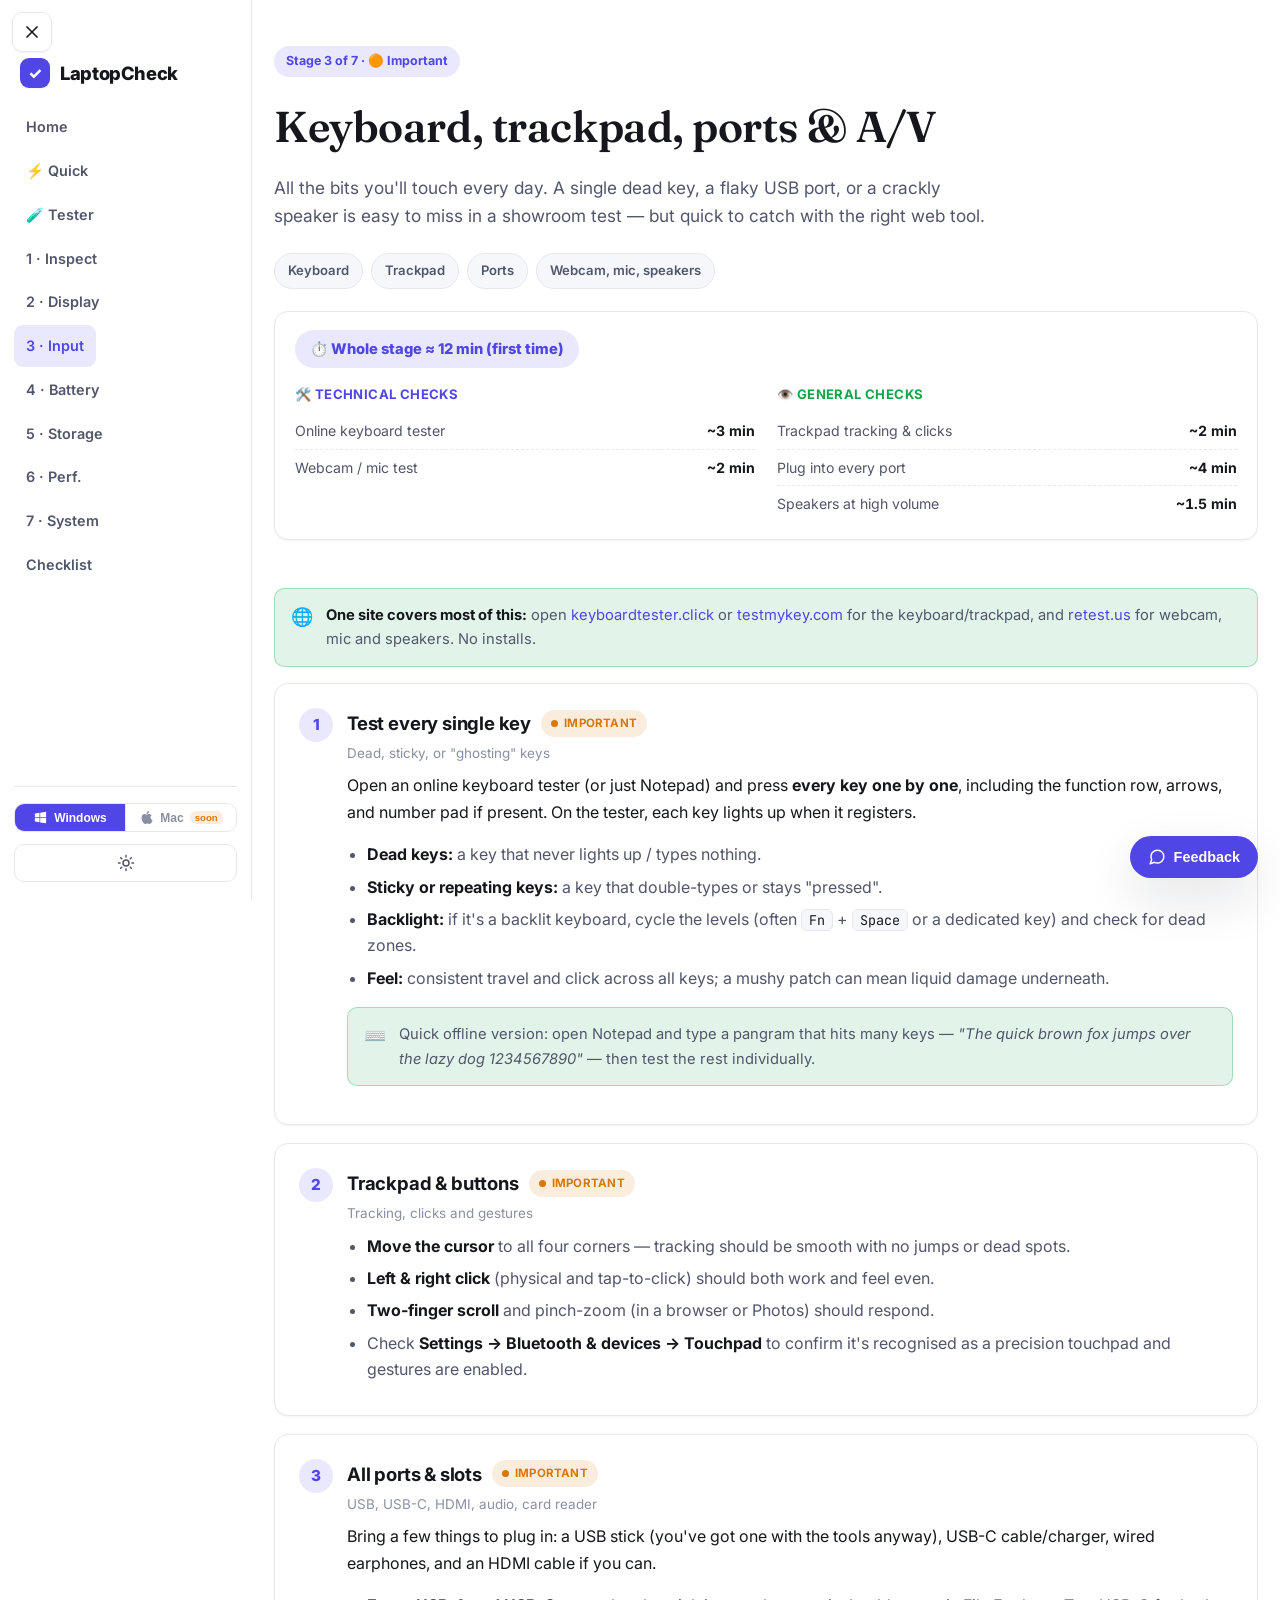
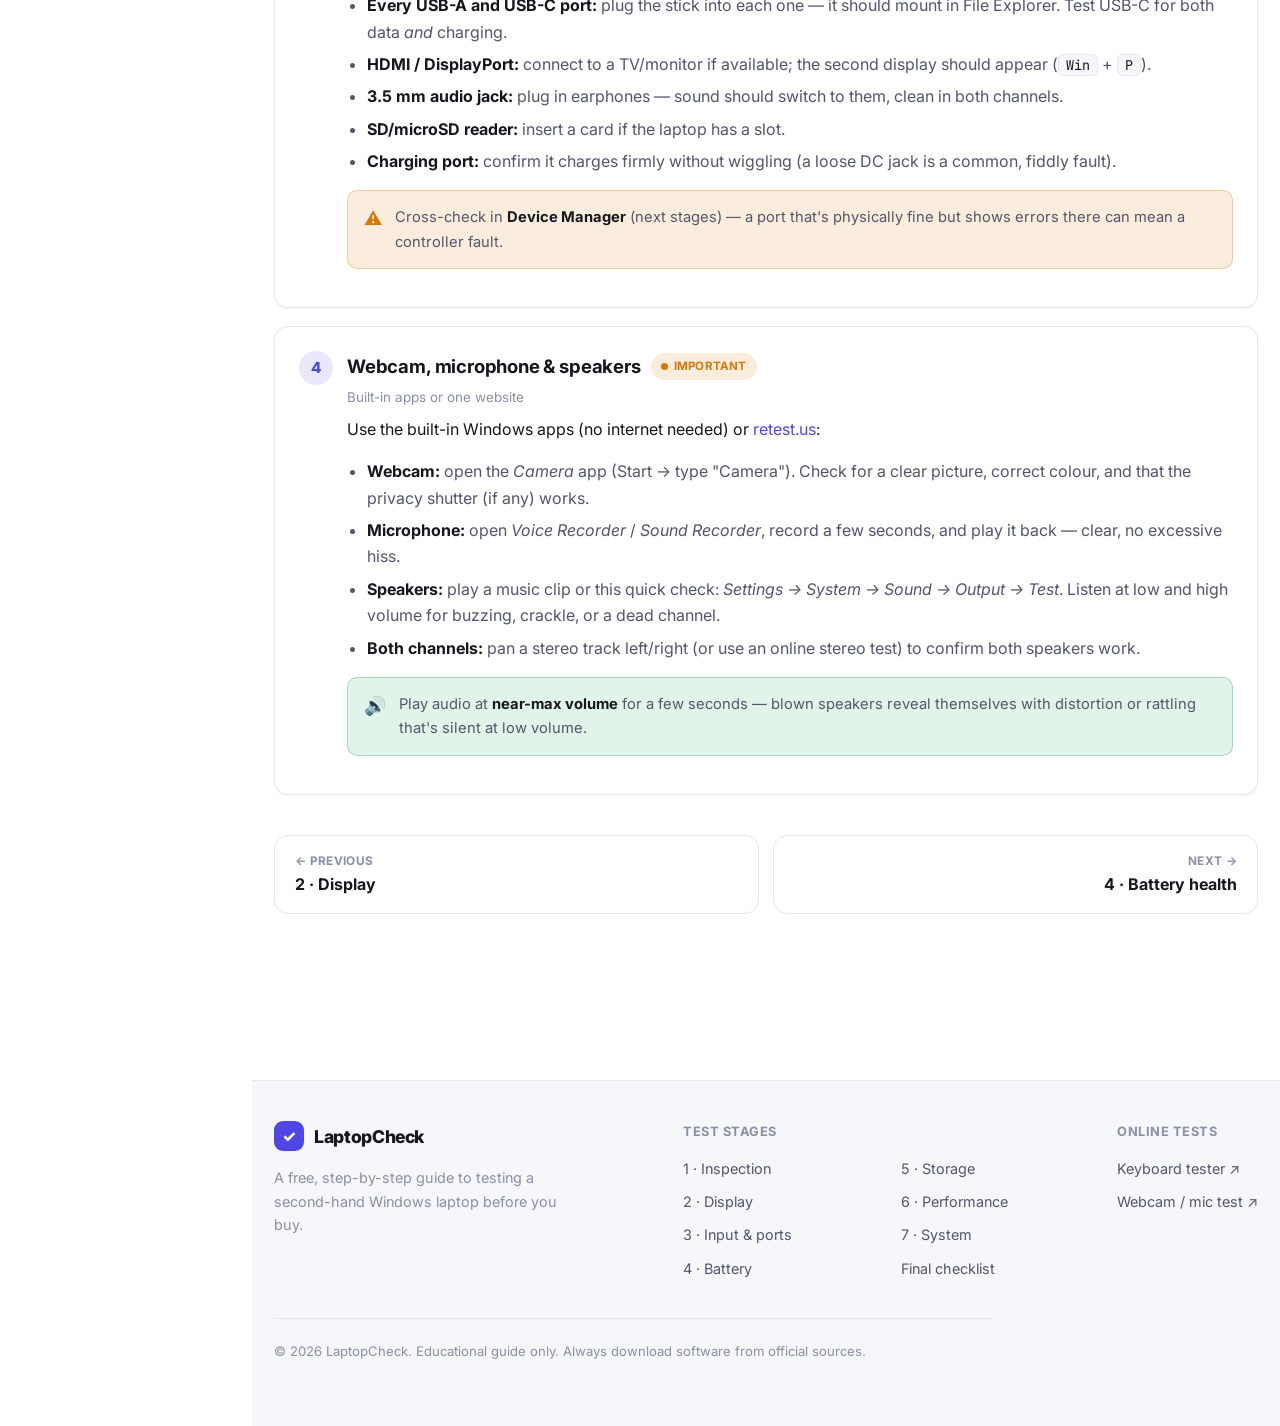
<file: input.html>
<!DOCTYPE html>
<html lang="en" data-theme="light">
<head>
<meta charset="UTF-8">
<meta name="viewport" content="width=device-width, initial-scale=1.0">
<link rel="icon" href="favicon.ico" sizes="any">
<link rel="icon" href="assets/favicon.svg" type="image/svg+xml">
<link rel="apple-touch-icon" href="assets/apple-touch-icon.png">
<link rel="manifest" href="site.webmanifest">
<title>Step 3 · Keyboard, Trackpad, Ports &amp; A/V — LaptopCheck</title>
<meta name="description" content="Test every key, the trackpad, USB/HDMI/audio ports, webcam, microphone and speakers on a used laptop with free online tools and built-in Windows apps.">
<link rel="preconnect" href="https://fonts.googleapis.com">
<link rel="preconnect" href="https://fonts.gstatic.com" crossorigin>
<link href="https://fonts.googleapis.com/css2?family=Fraunces:opsz,wght@9..144,400;9..144,500;9..144,600;9..144,700&family=Inter:wght@400;500;600;700;800&family=JetBrains+Mono:wght@400;500&display=swap" rel="stylesheet">
<link rel="canonical" href="https://laptopcheck.pages.dev/input.html">
<meta name="robots" content="index, follow, max-image-preview:large">
<meta name="keywords" content="keyboard test online, trackpad test, laptop ports test, webcam mic test online, used laptop keyboard check">
<meta name="theme-color" content="#ffffff" media="(prefers-color-scheme: light)">
<meta name="theme-color" content="#0c0e14" media="(prefers-color-scheme: dark)">
<meta property="og:type" content="article">
<meta property="og:site_name" content="LaptopCheck">
<meta property="og:title" content="Test a used laptop's keyboard, trackpad, ports &amp; A/V">
<meta property="og:description" content="Check every key, the trackpad, USB/HDMI/audio ports, webcam, microphone and speakers.">
<meta property="og:url" content="https://laptopcheck.pages.dev/input.html">
<meta property="og:image" content="https://laptopcheck.pages.dev/assets/og-image.png">
<meta property="og:locale" content="en_US">
<meta name="twitter:card" content="summary_large_image">
<meta name="twitter:title" content="Test a used laptop's keyboard, ports &amp; A/V — LaptopCheck">
<meta name="twitter:description" content="Check keys, trackpad, ports, webcam, mic and speakers.">
<meta name="twitter:image" content="https://laptopcheck.pages.dev/assets/og-image.png">
<link rel="stylesheet" href="assets/style.css">
</head>
<body>

<header class="site-header">
  <div class="container nav">
    <a href="index.html" class="brand"><span class="logo">✓</span><span class="brand-text">LaptopCheck</span></a>
    <ul class="nav-links">
      <li><a href="index.html">Home</a></li>
      <li><a href="quick.html">⚡ Quick</a></li>
      <li><a href="inspection.html">1 · Inspect</a></li>
      <li><a href="display.html">2 · Display</a></li>
      <li><a href="input.html">3 · Input</a></li>
      <li><a href="battery.html">4 · Battery</a></li>
      <li><a href="storage.html">5 · Storage</a></li>
      <li><a href="performance.html">6 · Perf.</a></li>
      <li><a href="system.html">7 · System</a></li>
      <li><a href="checklist.html">Checklist</a></li>
    </ul>
    <div class="nav-tools">
      <button class="icon-btn theme-toggle" aria-label="Toggle dark mode" title="Toggle theme">
        <svg class="sun" viewBox="0 0 24 24" fill="none" stroke="currentColor" stroke-width="2" stroke-linecap="round" stroke-linejoin="round"><circle cx="12" cy="12" r="4"/><path d="M12 2v2M12 20v2M4.9 4.9l1.4 1.4M17.7 17.7l1.4 1.4M2 12h2M20 12h2M4.9 19.1l1.4-1.4M17.7 6.3l1.4-1.4"/></svg>
        <svg class="moon" viewBox="0 0 24 24" fill="none" stroke="currentColor" stroke-width="2" stroke-linecap="round" stroke-linejoin="round"><path d="M21 12.8A9 9 0 1 1 11.2 3a7 7 0 0 0 9.8 9.8z"/></svg>
      </button>
      <button class="icon-btn menu-btn" aria-label="Open menu">
        <svg viewBox="0 0 24 24" fill="none" stroke="currentColor" stroke-width="2" stroke-linecap="round"><line x1="3" y1="6" x2="21" y2="6"/><line x1="3" y1="12" x2="21" y2="12"/><line x1="3" y1="18" x2="21" y2="18"/></svg>
      </button>
    </div>
  </div>
</header>

<main>
<section class="page-intro">
  <div class="container">
    <span class="stepno">Stage 3 of 7 · 🟠 Important</span>
    <h1>Keyboard, trackpad, ports &amp; A/V</h1>
    <p class="lede">All the bits you'll touch every day. A single dead key, a flaky USB port, or a crackly speaker is easy to miss in a showroom test — but quick to catch with the right web tool.</p>
    <nav class="quicknav">
      <a href="#keyboard">Keyboard</a>
      <a href="#trackpad">Trackpad</a>
      <a href="#ports">Ports</a>
      <a href="#av">Webcam, mic, speakers</a>
    </nav>
    <div class="stage-meta">
      <span class="sm-total">⏱️ Whole stage ≈ 12 min (first time)</span>
      <div class="sm-cols">
        <div class="sm-col tech"><h4>🛠️ Technical checks</h4><ul>
          <li>Online keyboard tester <b>~3 min</b></li>
          <li>Webcam / mic test <b>~2 min</b></li>
        </ul></div>
        <div class="sm-col gen"><h4>👁️ General checks</h4><ul>
          <li>Trackpad tracking &amp; clicks <b>~2 min</b></li>
          <li>Plug into every port <b>~4 min</b></li>
          <li>Speakers at high volume <b>~1.5 min</b></li>
        </ul></div>
      </div>
    </div>
  </div>
</section>

<section class="section" style="padding-top:18px;">
  <div class="container">

    <div class="callout tip reveal">
      <span class="ico">🌐</span>
      <p><strong>One site covers most of this:</strong> open <a href="https://keyboardtester.click/" target="_blank" rel="noopener">keyboardtester.click</a> or <a href="https://testmykey.com/" target="_blank" rel="noopener">testmykey.com</a> for the keyboard/trackpad, and <a href="https://www.retest.us/" target="_blank" rel="noopener">retest.us</a> for webcam, mic and speakers. No installs.</p>
    </div>

    <!-- 1 -->
    <div class="step reveal" id="keyboard">
      <div class="step-header">
        <div class="step-num">1</div>
        <div class="step-title">
          <h3>Test every single key <span class="prio p2">Important</span></h3>
          <div class="sub">Dead, sticky, or "ghosting" keys</div>
        </div>
      </div>
      <div class="step-body">
        <p>Open an online keyboard tester (or just Notepad) and press <strong>every key one by one</strong>, including the function row, arrows, and number pad if present. On the tester, each key lights up when it registers.</p>
        <ul>
          <li><strong>Dead keys:</strong> a key that never lights up / types nothing.</li>
          <li><strong>Sticky or repeating keys:</strong> a key that double-types or stays "pressed".</li>
          <li><strong>Backlight:</strong> if it's a backlit keyboard, cycle the levels (often <code class="inline">Fn</code> + <code class="inline">Space</code> or a dedicated key) and check for dead zones.</li>
          <li><strong>Feel:</strong> consistent travel and click across all keys; a mushy patch can mean liquid damage underneath.</li>
        </ul>
        <div class="callout tip">
          <span class="ico">⌨️</span>
          <p>Quick offline version: open Notepad and type a pangram that hits many keys — <em>"The quick brown fox jumps over the lazy dog 1234567890"</em> — then test the rest individually.</p>
        </div>
      </div>
    </div>

    <!-- 2 -->
    <div class="step reveal" id="trackpad">
      <div class="step-header">
        <div class="step-num">2</div>
        <div class="step-title">
          <h3>Trackpad &amp; buttons <span class="prio p2">Important</span></h3>
          <div class="sub">Tracking, clicks and gestures</div>
        </div>
      </div>
      <div class="step-body">
        <ul>
          <li><strong>Move the cursor</strong> to all four corners — tracking should be smooth with no jumps or dead spots.</li>
          <li><strong>Left &amp; right click</strong> (physical and tap-to-click) should both work and feel even.</li>
          <li><strong>Two-finger scroll</strong> and pinch-zoom (in a browser or Photos) should respond.</li>
          <li>Check <strong>Settings → Bluetooth &amp; devices → Touchpad</strong> to confirm it's recognised as a precision touchpad and gestures are enabled.</li>
        </ul>
      </div>
    </div>

    <!-- 3 -->
    <div class="step reveal" id="ports">
      <div class="step-header">
        <div class="step-num">3</div>
        <div class="step-title">
          <h3>All ports &amp; slots <span class="prio p2">Important</span></h3>
          <div class="sub">USB, USB-C, HDMI, audio, card reader</div>
        </div>
      </div>
      <div class="step-body">
        <p>Bring a few things to plug in: a USB stick (you've got one with the tools anyway), USB-C cable/charger, wired earphones, and an HDMI cable if you can.</p>
        <ul>
          <li><strong>Every USB-A and USB-C port:</strong> plug the stick into each one — it should mount in File Explorer. Test USB-C for both data <em>and</em> charging.</li>
          <li><strong>HDMI / DisplayPort:</strong> connect to a TV/monitor if available; the second display should appear (<code class="inline">Win</code> + <code class="inline">P</code>).</li>
          <li><strong>3.5&nbsp;mm audio jack:</strong> plug in earphones — sound should switch to them, clean in both channels.</li>
          <li><strong>SD/microSD reader:</strong> insert a card if the laptop has a slot.</li>
          <li><strong>Charging port:</strong> confirm it charges firmly without wiggling (a loose DC jack is a common, fiddly fault).</li>
        </ul>
        <div class="callout warn">
          <span class="ico">⚠️</span>
          <p>Cross-check in <strong>Device Manager</strong> (next stages) — a port that's physically fine but shows errors there can mean a controller fault.</p>
        </div>
      </div>
    </div>

    <!-- 4 -->
    <div class="step reveal" id="av">
      <div class="step-header">
        <div class="step-num">4</div>
        <div class="step-title">
          <h3>Webcam, microphone &amp; speakers <span class="prio p2">Important</span></h3>
          <div class="sub">Built-in apps or one website</div>
        </div>
      </div>
      <div class="step-body">
        <p>Use the built-in Windows apps (no internet needed) or <a href="https://www.retest.us/" target="_blank" rel="noopener">retest.us</a>:</p>
        <ul>
          <li><strong>Webcam:</strong> open the <em>Camera</em> app (Start → type "Camera"). Check for a clear picture, correct colour, and that the privacy shutter (if any) works.</li>
          <li><strong>Microphone:</strong> open <em>Voice Recorder</em> / <em>Sound Recorder</em>, record a few seconds, and play it back — clear, no excessive hiss.</li>
          <li><strong>Speakers:</strong> play a music clip or this quick check: <em>Settings → System → Sound → Output → Test</em>. Listen at low and high volume for buzzing, crackle, or a dead channel.</li>
          <li><strong>Both channels:</strong> pan a stereo track left/right (or use an online stereo test) to confirm both speakers work.</li>
        </ul>
        <div class="callout tip">
          <span class="ico">🔊</span>
          <p>Play audio at <strong>near-max volume</strong> for a few seconds — blown speakers reveal themselves with distortion or rattling that's silent at low volume.</p>
        </div>
      </div>
    </div>

    <div class="page-nav reveal">
      <a href="display.html" class="prev"><span class="dir">← Previous</span><span class="ttl">2 · Display</span></a>
      <a href="battery.html" class="next"><span class="dir">Next →</span><span class="ttl">4 · Battery health</span></a>
    </div>

  </div>
</section>
</main>

<footer class="site-footer">
  <div class="container">
    <div class="footer-grid">
      <div style="max-width:300px;">
        <a href="index.html" class="brand"><span class="logo">✓</span><span class="brand-text">LaptopCheck</span></a>
        <p class="muted" style="font-size:0.9rem;">A free, step-by-step guide to testing a second-hand Windows laptop before you buy.</p>
      </div>
      <div class="footer-col">
        <h4>Test stages</h4>
        <ul>
          <li><a href="inspection.html">1 · Inspection</a></li>
          <li><a href="display.html">2 · Display</a></li>
          <li><a href="input.html">3 · Input &amp; ports</a></li>
          <li><a href="battery.html">4 · Battery</a></li>
        </ul>
      </div>
      <div class="footer-col">
        <h4>&nbsp;</h4>
        <ul>
          <li><a href="storage.html">5 · Storage</a></li>
          <li><a href="performance.html">6 · Performance</a></li>
          <li><a href="system.html">7 · System</a></li>
          <li><a href="checklist.html">Final checklist</a></li>
        </ul>
      </div>
      <div class="footer-col">
        <h4>Online tests</h4>
        <ul>
          <li><a href="https://keyboardtester.click/" target="_blank" rel="noopener">Keyboard tester ↗</a></li>
          <li><a href="https://www.retest.us/" target="_blank" rel="noopener">Webcam / mic test ↗</a></li>
        </ul>
      </div>
    </div>
    <p class="footer-note">© <span data-year>2026</span> LaptopCheck. Educational guide only. Always download software from official sources.</p>
  </div>
</footer>

<script src="assets/script.js"></script>
</body>
</html>
</file>
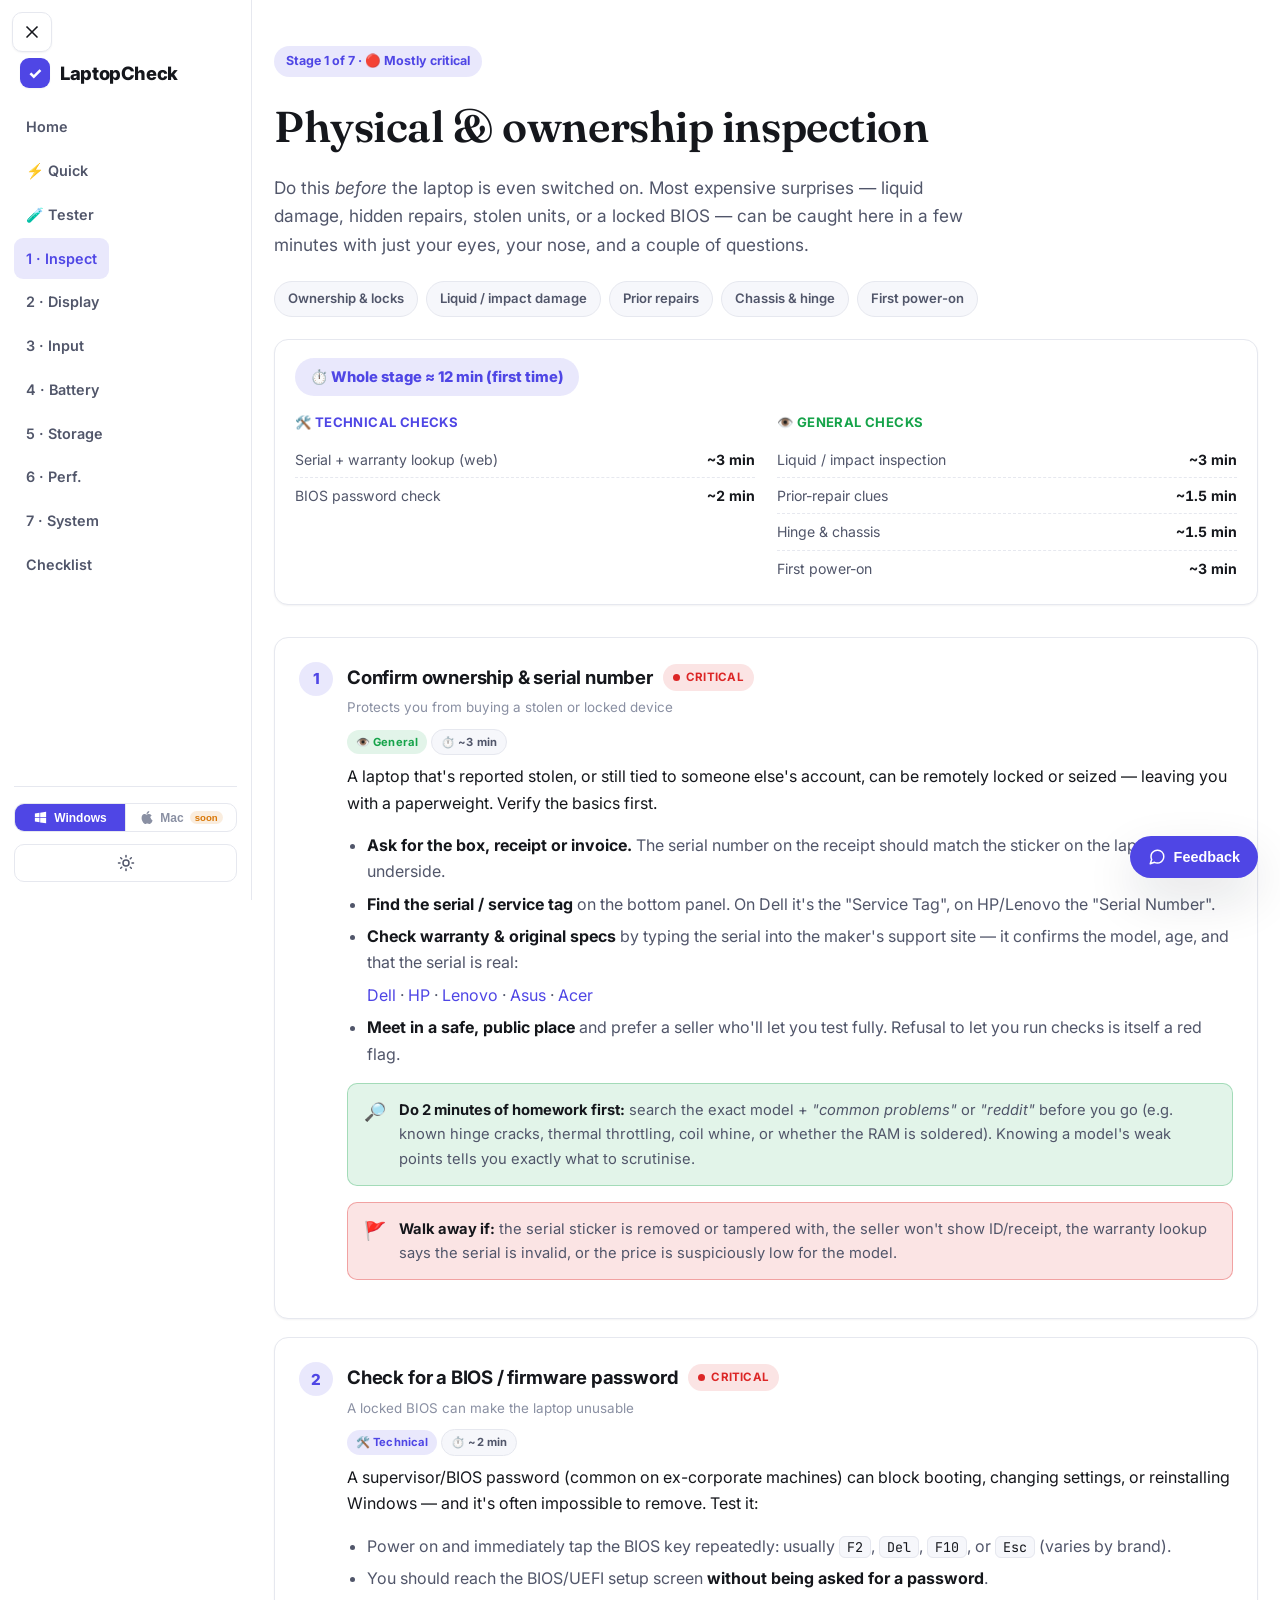
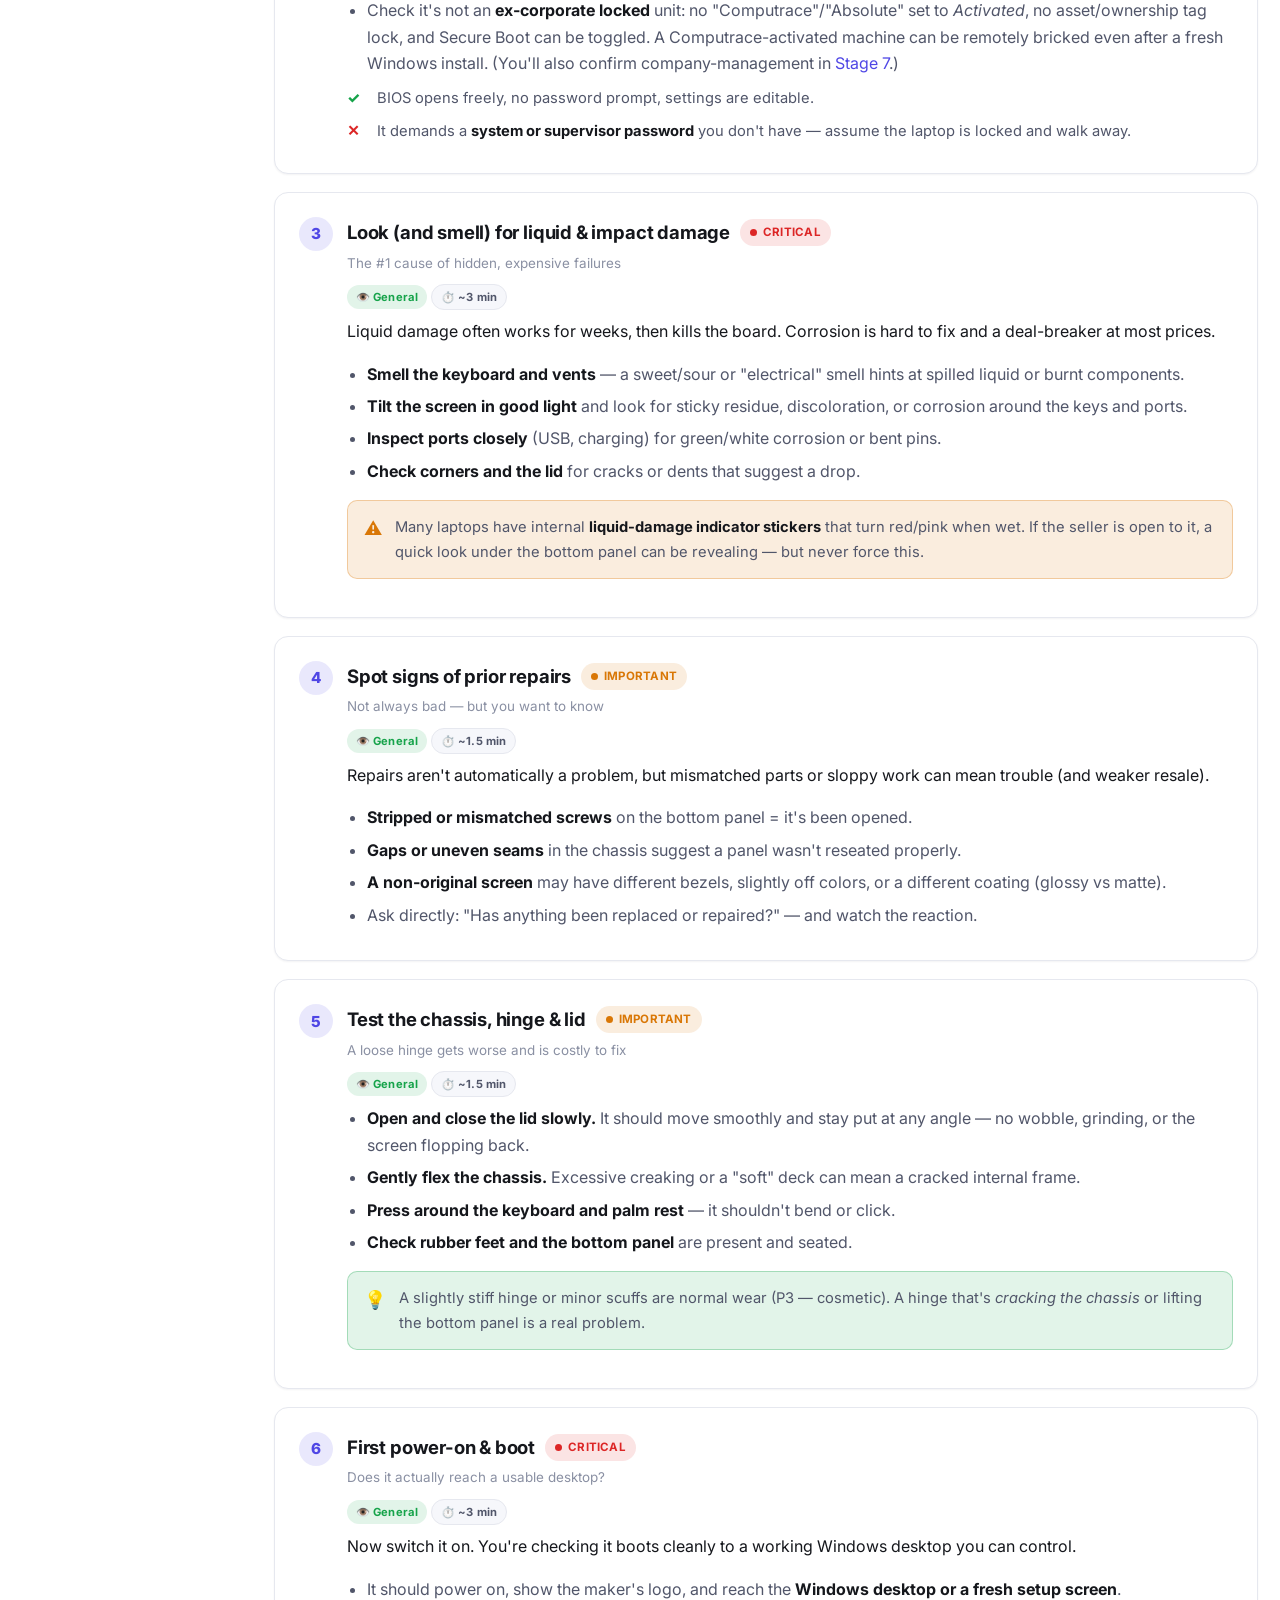
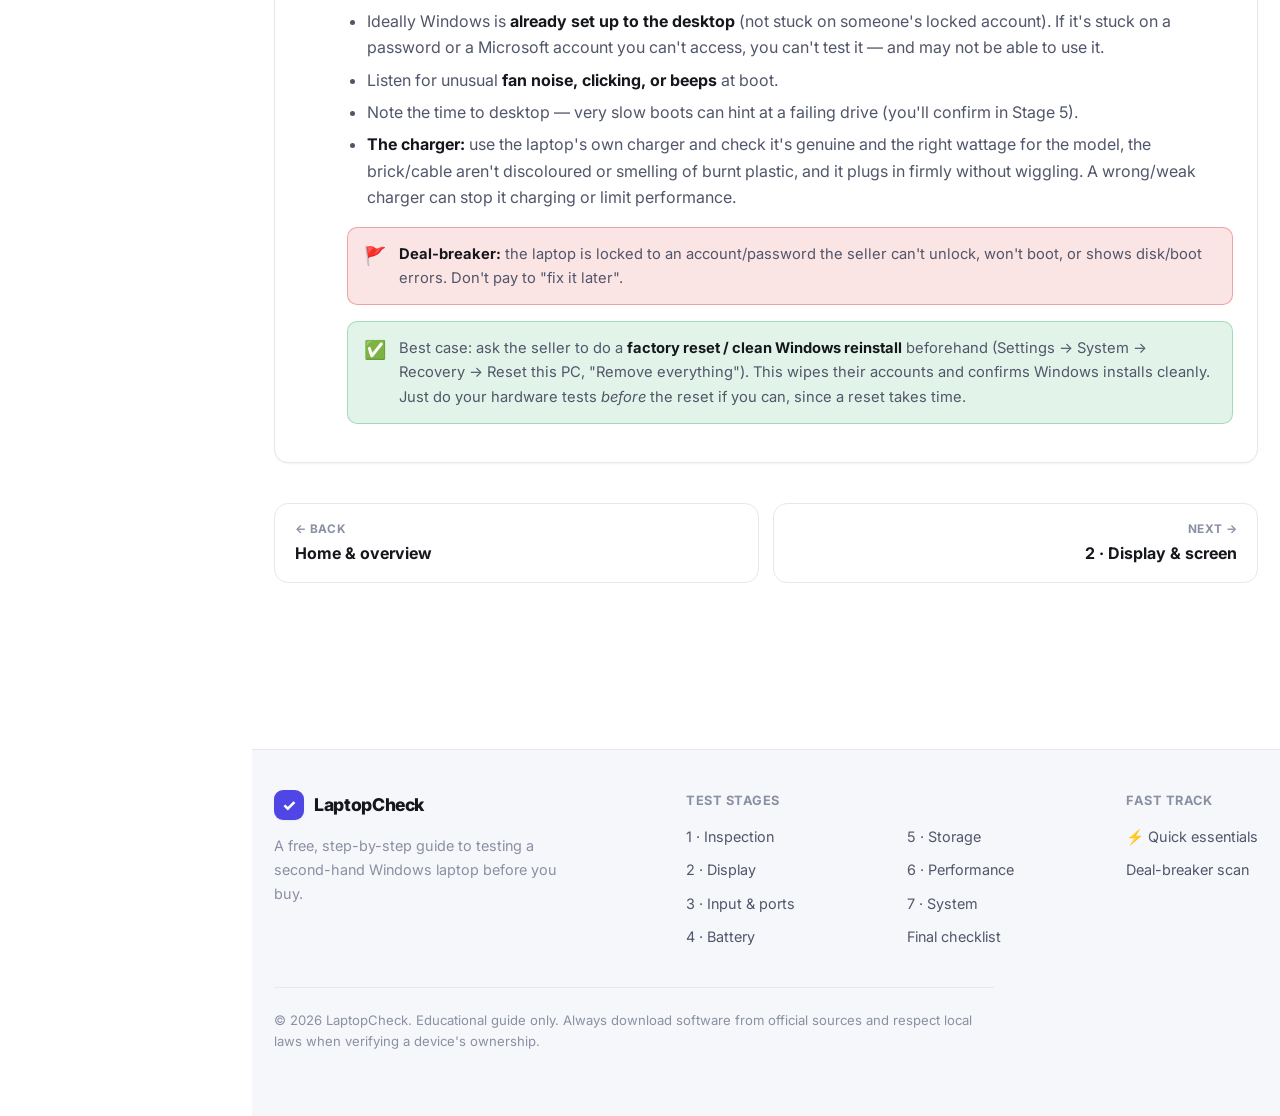
<file: inspection.html>
<!DOCTYPE html>
<html lang="en" data-theme="light">
<head>
<meta charset="UTF-8">
<meta name="viewport" content="width=device-width, initial-scale=1.0">
<link rel="icon" href="favicon.ico" sizes="any">
<link rel="icon" href="assets/favicon.svg" type="image/svg+xml">
<link rel="apple-touch-icon" href="assets/apple-touch-icon.png">
<link rel="manifest" href="site.webmanifest">
<title>Step 1 · Physical &amp; Ownership Inspection — LaptopCheck</title>
<meta name="description" content="Before powering on a used laptop: check for liquid/impact damage, prior repairs, hinge wear, the serial number, BIOS locks, ex-corporate locks and proof of ownership.">
<link rel="preconnect" href="https://fonts.googleapis.com">
<link rel="preconnect" href="https://fonts.gstatic.com" crossorigin>
<link href="https://fonts.googleapis.com/css2?family=Fraunces:opsz,wght@9..144,400;9..144,500;9..144,600;9..144,700&family=Inter:wght@400;500;600;700;800&family=JetBrains+Mono:wght@400;500&display=swap" rel="stylesheet">
<link rel="canonical" href="https://laptopcheck.pages.dev/inspection.html">
<meta name="robots" content="index, follow, max-image-preview:large">
<meta name="keywords" content="check before buy 2nd hand laptop, used laptop inspection, check stolen laptop, used laptop BIOS lock, liquid damage check, ex-corporate laptop lock">
<meta name="theme-color" content="#ffffff" media="(prefers-color-scheme: light)">
<meta name="theme-color" content="#0c0e14" media="(prefers-color-scheme: dark)">
<meta property="og:type" content="article">
<meta property="og:site_name" content="LaptopCheck">
<meta property="og:title" content="Physical &amp; ownership check before buying a used laptop">
<meta property="og:description" content="Spot liquid damage, hidden repairs, hinge wear, BIOS/account locks and stolen units before you pay.">
<meta property="og:url" content="https://laptopcheck.pages.dev/inspection.html">
<meta property="og:image" content="https://laptopcheck.pages.dev/assets/og-image.png">
<meta property="og:locale" content="en_US">
<meta name="twitter:card" content="summary_large_image">
<meta name="twitter:title" content="Physical &amp; ownership check — used laptop | LaptopCheck">
<meta name="twitter:description" content="Spot damage, repairs, locks and stolen units before you pay.">
<meta name="twitter:image" content="https://laptopcheck.pages.dev/assets/og-image.png">
<link rel="stylesheet" href="assets/style.css">
</head>
<body>

<header class="site-header">
  <div class="container nav">
    <a href="index.html" class="brand"><span class="logo">✓</span><span class="brand-text">LaptopCheck</span></a>
    <ul class="nav-links">
      <li><a href="index.html">Home</a></li>
      <li><a href="quick.html">⚡ Quick</a></li>
      <li><a href="inspection.html">1 · Inspect</a></li>
      <li><a href="display.html">2 · Display</a></li>
      <li><a href="input.html">3 · Input</a></li>
      <li><a href="battery.html">4 · Battery</a></li>
      <li><a href="storage.html">5 · Storage</a></li>
      <li><a href="performance.html">6 · Perf.</a></li>
      <li><a href="system.html">7 · System</a></li>
      <li><a href="checklist.html">Checklist</a></li>
    </ul>
    <div class="nav-tools">
      <button class="icon-btn theme-toggle" aria-label="Toggle dark mode" title="Toggle theme">
        <svg class="sun" viewBox="0 0 24 24" fill="none" stroke="currentColor" stroke-width="2" stroke-linecap="round" stroke-linejoin="round"><circle cx="12" cy="12" r="4"/><path d="M12 2v2M12 20v2M4.9 4.9l1.4 1.4M17.7 17.7l1.4 1.4M2 12h2M20 12h2M4.9 19.1l1.4-1.4M17.7 6.3l1.4-1.4"/></svg>
        <svg class="moon" viewBox="0 0 24 24" fill="none" stroke="currentColor" stroke-width="2" stroke-linecap="round" stroke-linejoin="round"><path d="M21 12.8A9 9 0 1 1 11.2 3a7 7 0 0 0 9.8 9.8z"/></svg>
      </button>
      <button class="icon-btn menu-btn" aria-label="Open menu">
        <svg viewBox="0 0 24 24" fill="none" stroke="currentColor" stroke-width="2" stroke-linecap="round"><line x1="3" y1="6" x2="21" y2="6"/><line x1="3" y1="12" x2="21" y2="12"/><line x1="3" y1="18" x2="21" y2="18"/></svg>
      </button>
    </div>
  </div>
</header>

<main>
<section class="page-intro">
  <div class="container">
    <span class="stepno">Stage 1 of 7 · 🔴 Mostly critical</span>
    <h1>Physical &amp; ownership inspection</h1>
    <p class="lede">Do this <em>before</em> the laptop is even switched on. Most expensive surprises — liquid damage, hidden repairs, stolen units, or a locked BIOS — can be caught here in a few minutes with just your eyes, your nose, and a couple of questions.</p>
    <nav class="quicknav">
      <a href="#ownership">Ownership &amp; locks</a>
      <a href="#liquid">Liquid / impact damage</a>
      <a href="#repairs">Prior repairs</a>
      <a href="#chassis">Chassis &amp; hinge</a>
      <a href="#poweron">First power-on</a>
    </nav>
    <div class="stage-meta">
      <span class="sm-total">⏱️ Whole stage ≈ 12 min (first time)</span>
      <div class="sm-cols">
        <div class="sm-col tech"><h4>🛠️ Technical checks</h4><ul>
          <li>Serial + warranty lookup (web) <b>~3 min</b></li>
          <li>BIOS password check <b>~2 min</b></li>
        </ul></div>
        <div class="sm-col gen"><h4>👁️ General checks</h4><ul>
          <li>Liquid / impact inspection <b>~3 min</b></li>
          <li>Prior-repair clues <b>~1.5 min</b></li>
          <li>Hinge &amp; chassis <b>~1.5 min</b></li>
          <li>First power-on <b>~3 min</b></li>
        </ul></div>
      </div>
    </div>
  </div>
</section>

<section class="section" style="padding-top:18px;">
  <div class="container">

    <!-- 1 -->
    <div class="step reveal" id="ownership">
      <div class="step-header">
        <div class="step-num">1</div>
        <div class="step-title">
          <h3>Confirm ownership &amp; serial number <span class="prio p1">Critical</span></h3>
          <div class="sub">Protects you from buying a stolen or locked device</div>
          <div style="margin-top:8px;"><span class="chip gen">👁️ General</span> <span class="chip time">⏱️ ~3 min</span></div>
        </div>
      </div>
      <div class="step-body">
        <p>A laptop that's reported stolen, or still tied to someone else's account, can be remotely locked or seized — leaving you with a paperweight. Verify the basics first.</p>
        <ul>
          <li><strong>Ask for the box, receipt or invoice.</strong> The serial number on the receipt should match the sticker on the laptop's underside.</li>
          <li><strong>Find the serial / service tag</strong> on the bottom panel. On Dell it's the "Service Tag", on HP/Lenovo the "Serial Number".</li>
          <li><strong>Check warranty &amp; original specs</strong> by typing the serial into the maker's support site — it confirms the model, age, and that the serial is real:
            <span style="display:block;margin-top:6px;">
              <a href="https://www.dell.com/support/home" target="_blank" rel="noopener">Dell</a> ·
              <a href="https://support.hp.com/us-en/checkwarranty" target="_blank" rel="noopener">HP</a> ·
              <a href="https://pcsupport.lenovo.com/us/en/warrantylookup" target="_blank" rel="noopener">Lenovo</a> ·
              <a href="https://www.asus.com/support/warranty-status-inquiry/" target="_blank" rel="noopener">Asus</a> ·
              <a href="https://www.acer.com/us-en/support" target="_blank" rel="noopener">Acer</a>
            </span>
          </li>
          <li><strong>Meet in a safe, public place</strong> and prefer a seller who'll let you test fully. Refusal to let you run checks is itself a red flag.</li>
        </ul>
        <div class="callout tip">
          <span class="ico">🔎</span>
          <p><strong>Do 2 minutes of homework first:</strong> search the exact model + <em>"common problems"</em> or <em>"reddit"</em> before you go (e.g. known hinge cracks, thermal throttling, coil whine, or whether the RAM is soldered). Knowing a model's weak points tells you exactly what to scrutinise.</p>
        </div>
        <div class="callout danger">
          <span class="ico">🚩</span>
          <p><strong>Walk away if:</strong> the serial sticker is removed or tampered with, the seller won't show ID/receipt, the warranty lookup says the serial is invalid, or the price is suspiciously low for the model.</p>
        </div>
      </div>
    </div>

    <!-- 2 -->
    <div class="step reveal">
      <div class="step-header">
        <div class="step-num">2</div>
        <div class="step-title">
          <h3>Check for a BIOS / firmware password <span class="prio p1">Critical</span></h3>
          <div class="sub">A locked BIOS can make the laptop unusable</div>
          <div style="margin-top:8px;"><span class="chip tech">🛠️ Technical</span> <span class="chip time">⏱️ ~2 min</span></div>
        </div>
      </div>
      <div class="step-body">
        <p>A supervisor/BIOS password (common on ex-corporate machines) can block booting, changing settings, or reinstalling Windows — and it's often impossible to remove. Test it:</p>
        <ul>
          <li>Power on and immediately tap the BIOS key repeatedly: usually <code class="inline">F2</code>, <code class="inline">Del</code>, <code class="inline">F10</code>, or <code class="inline">Esc</code> (varies by brand).</li>
          <li>You should reach the BIOS/UEFI setup screen <strong>without being asked for a password</strong>.</li>
          <li>Check it's not an <strong>ex-corporate locked</strong> unit: no "Computrace"/"Absolute" set to <em>Activated</em>, no asset/ownership tag lock, and Secure Boot can be toggled. A Computrace-activated machine can be remotely bricked even after a fresh Windows install. (You'll also confirm company-management in <a href="system.html#clean">Stage 7</a>.)</li>
        </ul>
        <div class="verdict good"><span class="mark">✓</span><span>BIOS opens freely, no password prompt, settings are editable.</span></div>
        <div class="verdict bad"><span class="mark">✕</span><span>It demands a <strong>system or supervisor password</strong> you don't have — assume the laptop is locked and walk away.</span></div>
      </div>
    </div>

    <!-- 3 -->
    <div class="step reveal" id="liquid">
      <div class="step-header">
        <div class="step-num">3</div>
        <div class="step-title">
          <h3>Look (and smell) for liquid &amp; impact damage <span class="prio p1">Critical</span></h3>
          <div class="sub">The #1 cause of hidden, expensive failures</div>
          <div style="margin-top:8px;"><span class="chip gen">👁️ General</span> <span class="chip time">⏱️ ~3 min</span></div>
        </div>
      </div>
      <div class="step-body">
        <p>Liquid damage often works for weeks, then kills the board. Corrosion is hard to fix and a deal-breaker at most prices.</p>
        <ul>
          <li><strong>Smell the keyboard and vents</strong> — a sweet/sour or "electrical" smell hints at spilled liquid or burnt components.</li>
          <li><strong>Tilt the screen in good light</strong> and look for sticky residue, discoloration, or corrosion around the keys and ports.</li>
          <li><strong>Inspect ports closely</strong> (USB, charging) for green/white corrosion or bent pins.</li>
          <li><strong>Check corners and the lid</strong> for cracks or dents that suggest a drop.</li>
        </ul>
        <div class="callout warn">
          <span class="ico">⚠️</span>
          <p>Many laptops have internal <strong>liquid-damage indicator stickers</strong> that turn red/pink when wet. If the seller is open to it, a quick look under the bottom panel can be revealing — but never force this.</p>
        </div>
      </div>
    </div>

    <!-- 4 -->
    <div class="step reveal" id="repairs">
      <div class="step-header">
        <div class="step-num">4</div>
        <div class="step-title">
          <h3>Spot signs of prior repairs <span class="prio p2">Important</span></h3>
          <div class="sub">Not always bad — but you want to know</div>
          <div style="margin-top:8px;"><span class="chip gen">👁️ General</span> <span class="chip time">⏱️ ~1.5 min</span></div>
        </div>
      </div>
      <div class="step-body">
        <p>Repairs aren't automatically a problem, but mismatched parts or sloppy work can mean trouble (and weaker resale).</p>
        <ul>
          <li><strong>Stripped or mismatched screws</strong> on the bottom panel = it's been opened.</li>
          <li><strong>Gaps or uneven seams</strong> in the chassis suggest a panel wasn't reseated properly.</li>
          <li><strong>A non-original screen</strong> may have different bezels, slightly off colors, or a different coating (glossy vs matte).</li>
          <li>Ask directly: "Has anything been replaced or repaired?" — and watch the reaction.</li>
        </ul>
      </div>
    </div>

    <!-- 5 -->
    <div class="step reveal" id="chassis">
      <div class="step-header">
        <div class="step-num">5</div>
        <div class="step-title">
          <h3>Test the chassis, hinge &amp; lid <span class="prio p2">Important</span></h3>
          <div class="sub">A loose hinge gets worse and is costly to fix</div>
          <div style="margin-top:8px;"><span class="chip gen">👁️ General</span> <span class="chip time">⏱️ ~1.5 min</span></div>
        </div>
      </div>
      <div class="step-body">
        <ul>
          <li><strong>Open and close the lid slowly.</strong> It should move smoothly and stay put at any angle — no wobble, grinding, or the screen flopping back.</li>
          <li><strong>Gently flex the chassis.</strong> Excessive creaking or a "soft" deck can mean a cracked internal frame.</li>
          <li><strong>Press around the keyboard and palm rest</strong> — it shouldn't bend or click.</li>
          <li><strong>Check rubber feet and the bottom panel</strong> are present and seated.</li>
        </ul>
        <div class="callout tip">
          <span class="ico">💡</span>
          <p>A slightly stiff hinge or minor scuffs are normal wear (P3 — cosmetic). A hinge that's <em>cracking the chassis</em> or lifting the bottom panel is a real problem.</p>
        </div>
      </div>
    </div>

    <!-- 6 -->
    <div class="step reveal" id="poweron">
      <div class="step-header">
        <div class="step-num">6</div>
        <div class="step-title">
          <h3>First power-on &amp; boot <span class="prio p1">Critical</span></h3>
          <div class="sub">Does it actually reach a usable desktop?</div>
          <div style="margin-top:8px;"><span class="chip gen">👁️ General</span> <span class="chip time">⏱️ ~3 min</span></div>
        </div>
      </div>
      <div class="step-body">
        <p>Now switch it on. You're checking it boots cleanly to a working Windows desktop you can control.</p>
        <ul>
          <li>It should power on, show the maker's logo, and reach the <strong>Windows desktop or a fresh setup screen</strong>.</li>
          <li>Ideally Windows is <strong>already set up to the desktop</strong> (not stuck on someone's locked account). If it's stuck on a password or a Microsoft account you can't access, you can't test it — and may not be able to use it.</li>
          <li>Listen for unusual <strong>fan noise, clicking, or beeps</strong> at boot.</li>
          <li>Note the time to desktop — very slow boots can hint at a failing drive (you'll confirm in Stage 5).</li>
          <li><strong>The charger:</strong> use the laptop's own charger and check it's genuine and the right wattage for the model, the brick/cable aren't discoloured or smelling of burnt plastic, and it plugs in firmly without wiggling. A wrong/weak charger can stop it charging or limit performance.</li>
        </ul>
        <div class="callout danger">
          <span class="ico">🚩</span>
          <p><strong>Deal-breaker:</strong> the laptop is locked to an account/password the seller can't unlock, won't boot, or shows disk/boot errors. Don't pay to "fix it later".</p>
        </div>
        <div class="callout tip">
          <span class="ico">✅</span>
          <p>Best case: ask the seller to do a <strong>factory reset / clean Windows reinstall</strong> beforehand (Settings → System → Recovery → Reset this PC, "Remove everything"). This wipes their accounts and confirms Windows installs cleanly. Just do your hardware tests <em>before</em> the reset if you can, since a reset takes time.</p>
        </div>
      </div>
    </div>

    <div class="page-nav reveal">
      <a href="index.html" class="prev"><span class="dir">← Back</span><span class="ttl">Home &amp; overview</span></a>
      <a href="display.html" class="next"><span class="dir">Next →</span><span class="ttl">2 · Display &amp; screen</span></a>
    </div>

  </div>
</section>
</main>

<footer class="site-footer">
  <div class="container">
    <div class="footer-grid">
      <div style="max-width:300px;">
        <a href="index.html" class="brand"><span class="logo">✓</span><span class="brand-text">LaptopCheck</span></a>
        <p class="muted" style="font-size:0.9rem;">A free, step-by-step guide to testing a second-hand Windows laptop before you buy.</p>
      </div>
      <div class="footer-col">
        <h4>Test stages</h4>
        <ul>
          <li><a href="inspection.html">1 · Inspection</a></li>
          <li><a href="display.html">2 · Display</a></li>
          <li><a href="input.html">3 · Input &amp; ports</a></li>
          <li><a href="battery.html">4 · Battery</a></li>
        </ul>
      </div>
      <div class="footer-col">
        <h4>&nbsp;</h4>
        <ul>
          <li><a href="storage.html">5 · Storage</a></li>
          <li><a href="performance.html">6 · Performance</a></li>
          <li><a href="system.html">7 · System</a></li>
          <li><a href="checklist.html">Final checklist</a></li>
        </ul>
      </div>
      <div class="footer-col">
        <h4>Fast track</h4>
        <ul>
          <li><a href="quick.html">⚡ Quick essentials</a></li>
          <li><a href="quick.html#scan">Deal-breaker scan</a></li>
        </ul>
      </div>
    </div>
    <p class="footer-note">© <span data-year>2026</span> LaptopCheck. Educational guide only. Always download software from official sources and respect local laws when verifying a device's ownership.</p>
  </div>
</footer>

<script src="assets/script.js"></script>
</body>
</html>
</file>
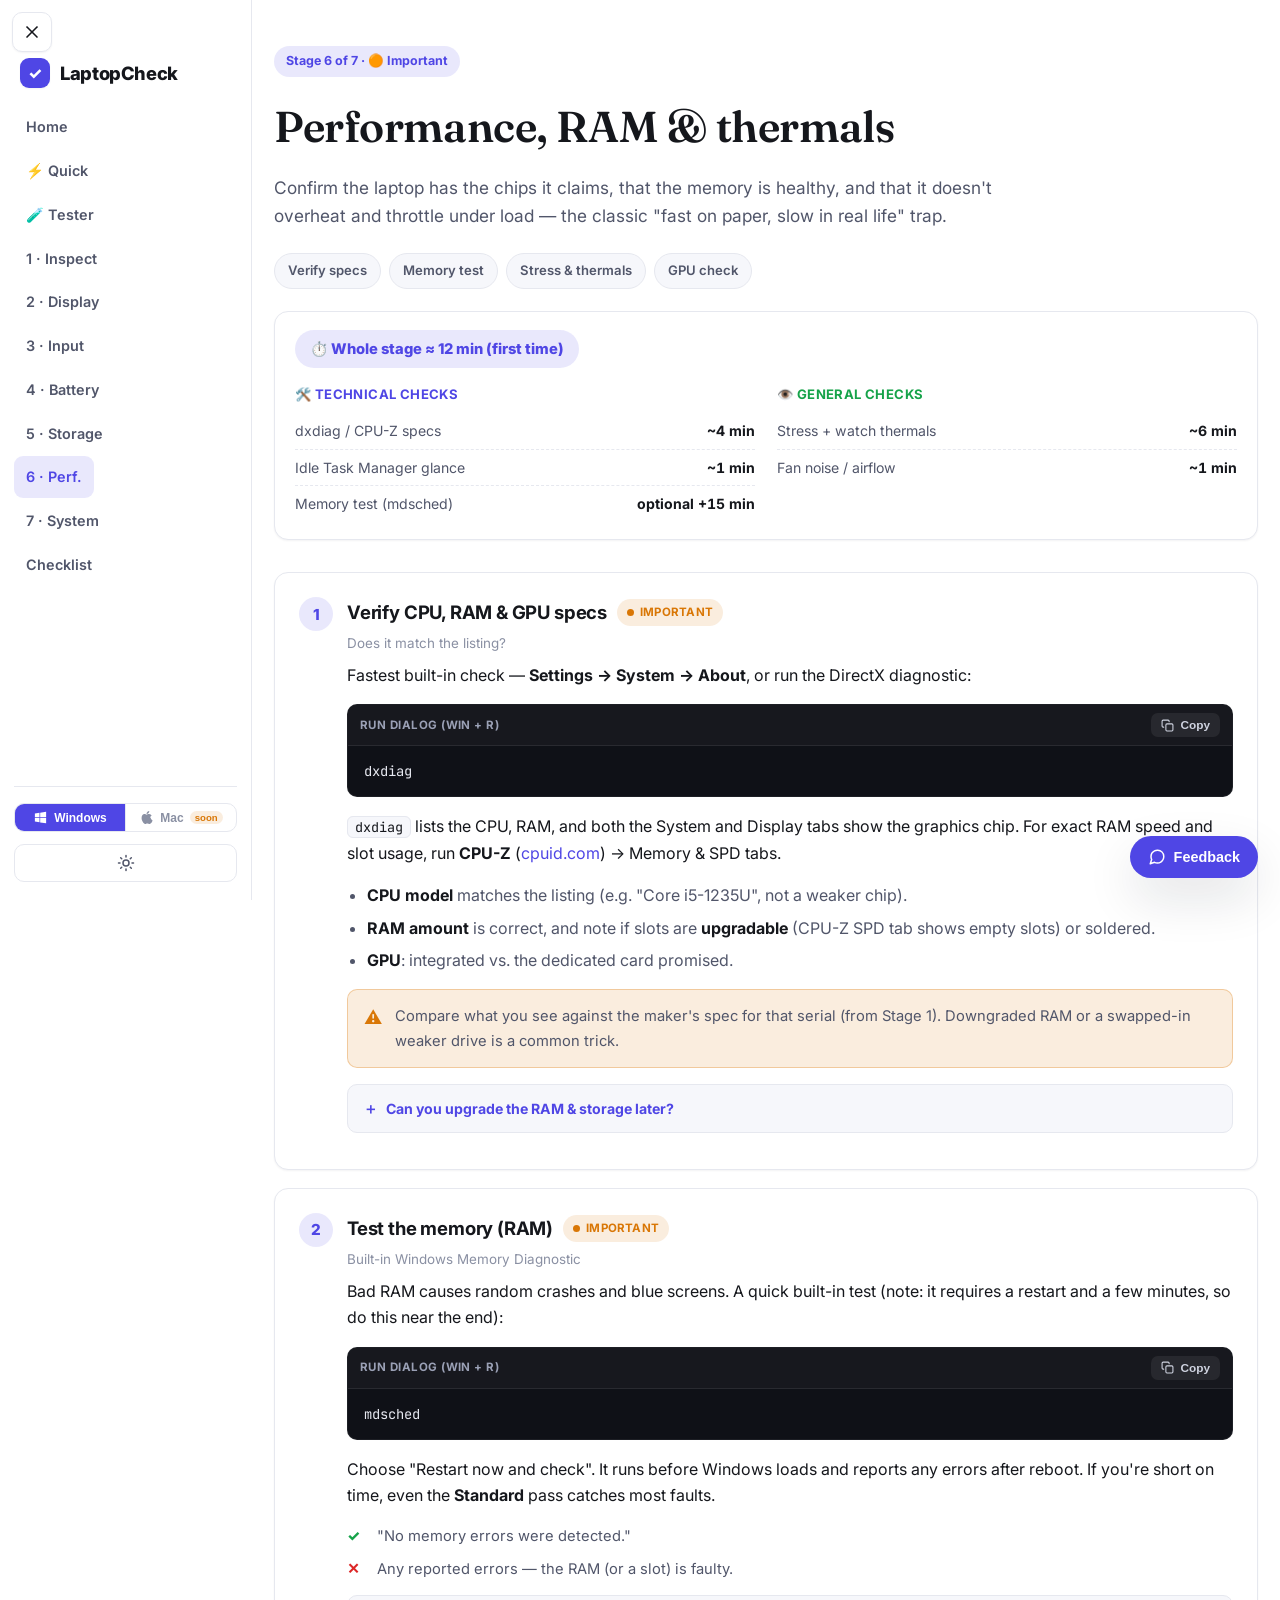
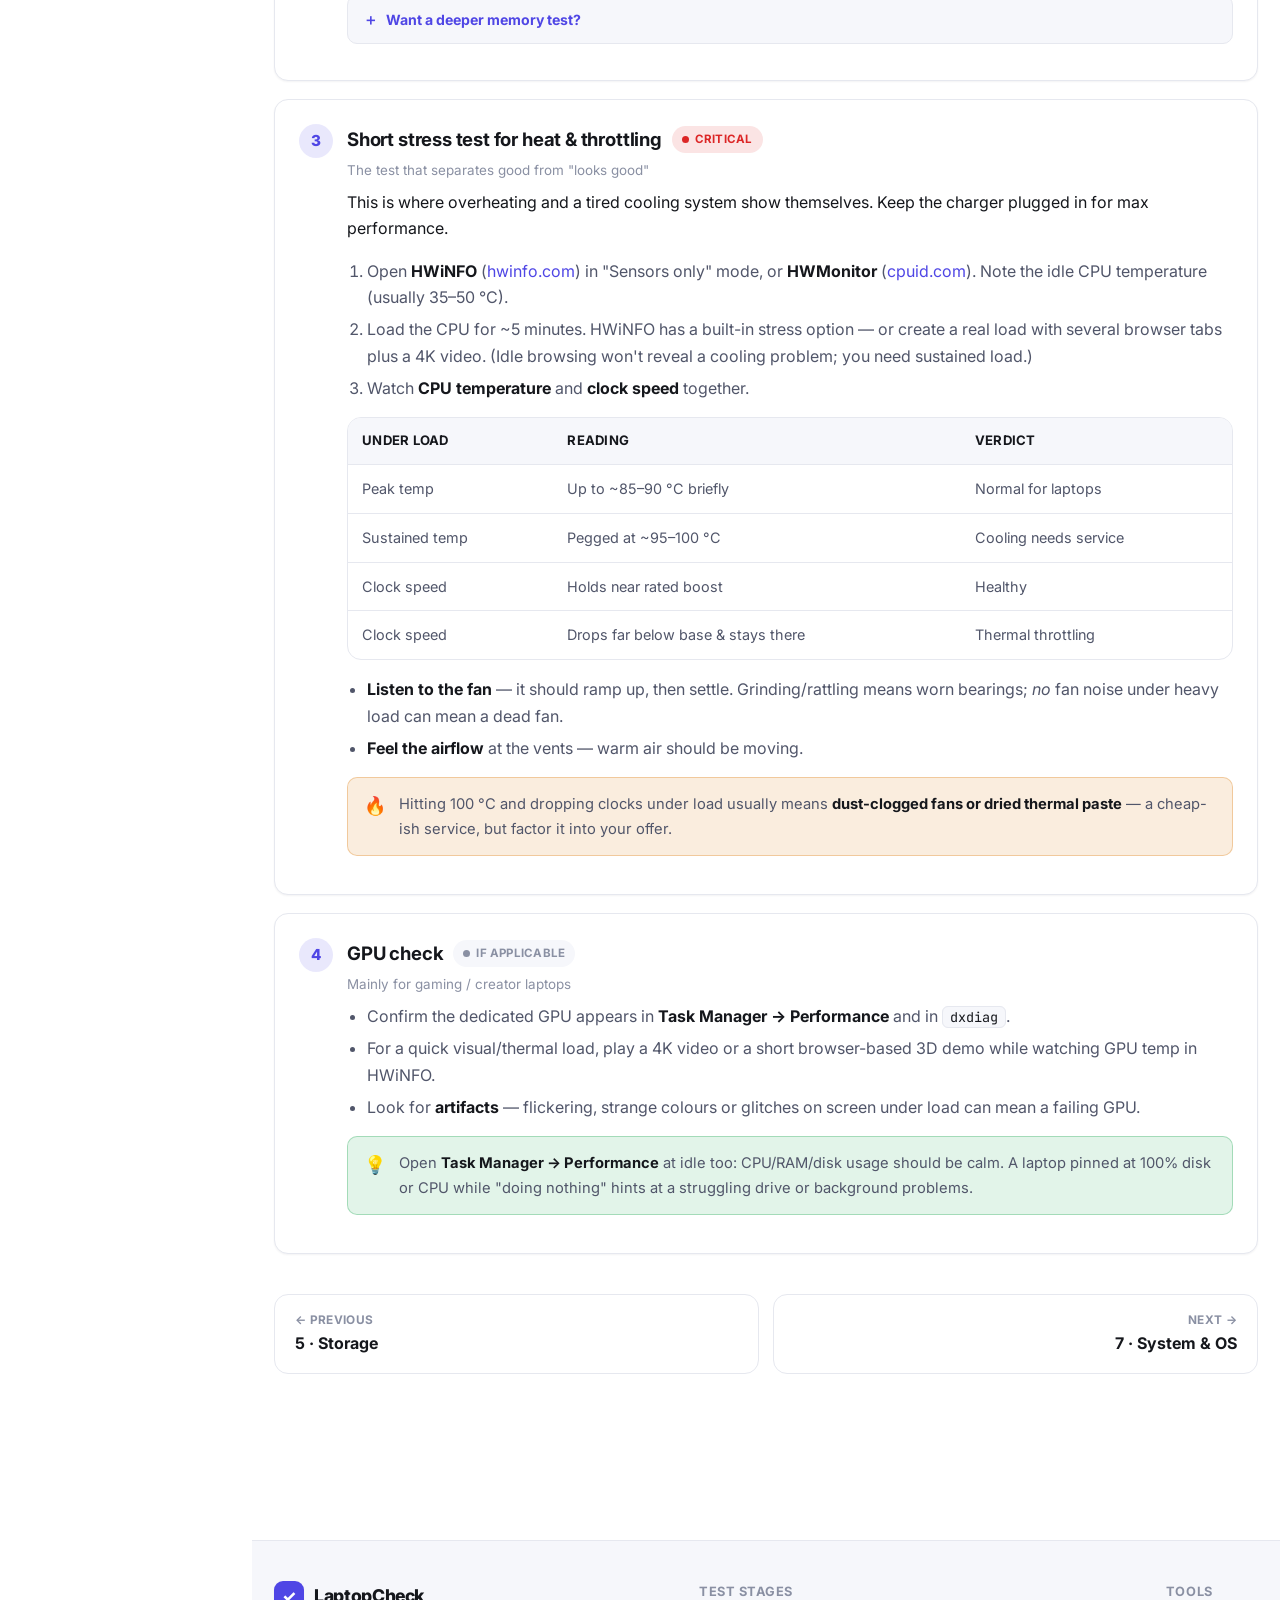
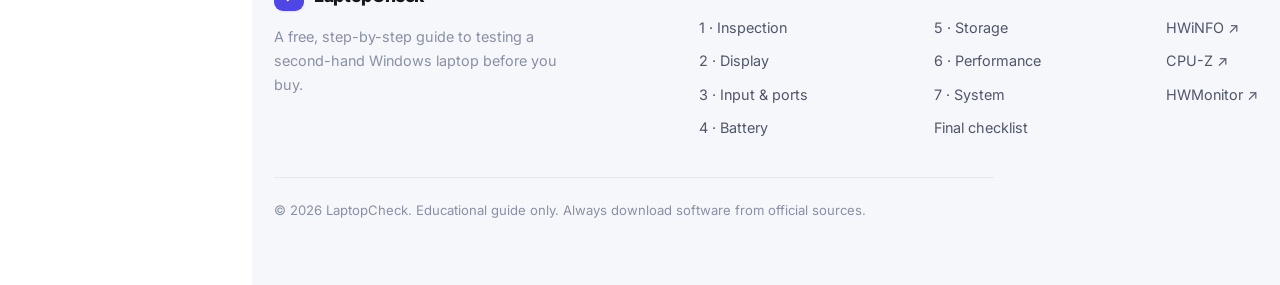
<file: performance.html>
<!DOCTYPE html>
<html lang="en" data-theme="light">
<head>
<meta charset="UTF-8">
<meta name="viewport" content="width=device-width, initial-scale=1.0">
<link rel="icon" href="favicon.ico" sizes="any">
<link rel="icon" href="assets/favicon.svg" type="image/svg+xml">
<link rel="apple-touch-icon" href="assets/apple-touch-icon.png">
<link rel="manifest" href="site.webmanifest">
<title>Step 6 · Performance, RAM &amp; Thermals — LaptopCheck</title>
<meta name="description" content="Verify a used laptop's CPU, RAM and GPU specs, run a memory test, and do a short stress test to catch overheating and thermal throttling.">
<link rel="preconnect" href="https://fonts.googleapis.com">
<link rel="preconnect" href="https://fonts.gstatic.com" crossorigin>
<link href="https://fonts.googleapis.com/css2?family=Fraunces:opsz,wght@9..144,400;9..144,500;9..144,600;9..144,700&family=Inter:wght@400;500;600;700;800&family=JetBrains+Mono:wght@400;500&display=swap" rel="stylesheet">
<link rel="canonical" href="https://laptopcheck.pages.dev/performance.html">
<meta name="robots" content="index, follow, max-image-preview:large">
<meta name="keywords" content="used laptop CPU RAM test, thermal throttling check, memory test, stress test laptop, refurbished laptop performance">
<meta name="theme-color" content="#ffffff" media="(prefers-color-scheme: light)">
<meta name="theme-color" content="#0c0e14" media="(prefers-color-scheme: dark)">
<meta property="og:type" content="article">
<meta property="og:site_name" content="LaptopCheck">
<meta property="og:title" content="Check a used laptop's performance &amp; thermals">
<meta property="og:description" content="Verify CPU/RAM/GPU specs, run a memory test, and stress-test for overheating and throttling.">
<meta property="og:url" content="https://laptopcheck.pages.dev/performance.html">
<meta property="og:image" content="https://laptopcheck.pages.dev/assets/og-image.png">
<meta property="og:locale" content="en_US">
<meta name="twitter:card" content="summary_large_image">
<meta name="twitter:title" content="Check a used laptop's performance &amp; thermals — LaptopCheck">
<meta name="twitter:description" content="Verify specs, test memory and catch thermal throttling.">
<meta name="twitter:image" content="https://laptopcheck.pages.dev/assets/og-image.png">
<link rel="stylesheet" href="assets/style.css">
</head>
<body>

<header class="site-header">
  <div class="container nav">
    <a href="index.html" class="brand"><span class="logo">✓</span><span class="brand-text">LaptopCheck</span></a>
    <ul class="nav-links">
      <li><a href="index.html">Home</a></li>
      <li><a href="quick.html">⚡ Quick</a></li>
      <li><a href="inspection.html">1 · Inspect</a></li>
      <li><a href="display.html">2 · Display</a></li>
      <li><a href="input.html">3 · Input</a></li>
      <li><a href="battery.html">4 · Battery</a></li>
      <li><a href="storage.html">5 · Storage</a></li>
      <li><a href="performance.html">6 · Perf.</a></li>
      <li><a href="system.html">7 · System</a></li>
      <li><a href="checklist.html">Checklist</a></li>
    </ul>
    <div class="nav-tools">
      <button class="icon-btn theme-toggle" aria-label="Toggle dark mode" title="Toggle theme">
        <svg class="sun" viewBox="0 0 24 24" fill="none" stroke="currentColor" stroke-width="2" stroke-linecap="round" stroke-linejoin="round"><circle cx="12" cy="12" r="4"/><path d="M12 2v2M12 20v2M4.9 4.9l1.4 1.4M17.7 17.7l1.4 1.4M2 12h2M20 12h2M4.9 19.1l1.4-1.4M17.7 6.3l1.4-1.4"/></svg>
        <svg class="moon" viewBox="0 0 24 24" fill="none" stroke="currentColor" stroke-width="2" stroke-linecap="round" stroke-linejoin="round"><path d="M21 12.8A9 9 0 1 1 11.2 3a7 7 0 0 0 9.8 9.8z"/></svg>
      </button>
      <button class="icon-btn menu-btn" aria-label="Open menu">
        <svg viewBox="0 0 24 24" fill="none" stroke="currentColor" stroke-width="2" stroke-linecap="round"><line x1="3" y1="6" x2="21" y2="6"/><line x1="3" y1="12" x2="21" y2="12"/><line x1="3" y1="18" x2="21" y2="18"/></svg>
      </button>
    </div>
  </div>
</header>

<main>
<section class="page-intro">
  <div class="container">
    <span class="stepno">Stage 6 of 7 · 🟠 Important</span>
    <h1>Performance, RAM &amp; thermals</h1>
    <p class="lede">Confirm the laptop has the chips it claims, that the memory is healthy, and that it doesn't overheat and throttle under load — the classic "fast on paper, slow in real life" trap.</p>
    <nav class="quicknav">
      <a href="#specs">Verify specs</a>
      <a href="#ram">Memory test</a>
      <a href="#stress">Stress &amp; thermals</a>
      <a href="#gpu">GPU check</a>
    </nav>
    <div class="stage-meta">
      <span class="sm-total">⏱️ Whole stage ≈ 12 min (first time)</span>
      <div class="sm-cols">
        <div class="sm-col tech"><h4>🛠️ Technical checks</h4><ul>
          <li>dxdiag / CPU-Z specs <b>~4 min</b></li>
          <li>Idle Task Manager glance <b>~1 min</b></li>
          <li>Memory test (mdsched) <b>optional +15 min</b></li>
        </ul></div>
        <div class="sm-col gen"><h4>👁️ General checks</h4><ul>
          <li>Stress + watch thermals <b>~6 min</b></li>
          <li>Fan noise / airflow <b>~1 min</b></li>
        </ul></div>
      </div>
    </div>
  </div>
</section>

<section class="section" style="padding-top:18px;">
  <div class="container">

    <!-- 1 -->
    <div class="step reveal" id="specs">
      <div class="step-header">
        <div class="step-num">1</div>
        <div class="step-title">
          <h3>Verify CPU, RAM &amp; GPU specs <span class="prio p2">Important</span></h3>
          <div class="sub">Does it match the listing?</div>
        </div>
      </div>
      <div class="step-body">
        <p>Fastest built-in check — <strong>Settings → System → About</strong>, or run the DirectX diagnostic:</p>
        <div class="cmd">
          <div class="cmd-head">
            <span class="label">Run dialog (Win + R)</span>
            <button class="copy-btn"><svg viewBox="0 0 24 24" fill="none" stroke="currentColor" stroke-width="2" stroke-linecap="round" stroke-linejoin="round"><rect x="9" y="9" width="13" height="13" rx="2"/><path d="M5 15H4a2 2 0 0 1-2-2V4a2 2 0 0 1 2-2h9a2 2 0 0 1 2 2v1"/></svg> Copy</button>
          </div>
          <pre data-copy="dxdiag">dxdiag</pre>
        </div>
        <p><code class="inline">dxdiag</code> lists the CPU, RAM, and both the System and Display tabs show the graphics chip. For exact RAM speed and slot usage, run <strong>CPU-Z</strong> (<a href="https://www.cpuid.com/softwares/cpu-z.html" target="_blank" rel="noopener">cpuid.com</a>) → Memory &amp; SPD tabs.</p>
        <ul>
          <li><strong>CPU model</strong> matches the listing (e.g. "Core i5-1235U", not a weaker chip).</li>
          <li><strong>RAM amount</strong> is correct, and note if slots are <strong>upgradable</strong> (CPU-Z SPD tab shows empty slots) or soldered.</li>
          <li><strong>GPU</strong>: integrated vs. the dedicated card promised.</li>
        </ul>
        <div class="callout warn">
          <span class="ico">⚠️</span>
          <p>Compare what you see against the maker's spec for that serial (from Stage 1). Downgraded RAM or a swapped-in weaker drive is a common trick.</p>
        </div>
        <details class="more">
          <summary>Can you upgrade the RAM &amp; storage later?</summary>
          <div class="more-body">
            <p>For a budget buy, upgradeability is a big plus. In CPU-Z's <strong>SPD</strong> tab, an empty memory slot means you can add RAM later; if both slots are full or the RAM is <strong>soldered</strong> (common in thin laptops), you're stuck with what's installed. Most laptops still let you swap or add an <strong>M.2 SSD</strong> cheaply. If unsure, search "<em>your model</em> RAM upgrade" before buying.</p>
          </div>
        </details>
      </div>
    </div>

    <!-- 2 -->
    <div class="step reveal" id="ram">
      <div class="step-header">
        <div class="step-num">2</div>
        <div class="step-title">
          <h3>Test the memory (RAM) <span class="prio p2">Important</span></h3>
          <div class="sub">Built-in Windows Memory Diagnostic</div>
        </div>
      </div>
      <div class="step-body">
        <p>Bad RAM causes random crashes and blue screens. A quick built-in test (note: it requires a restart and a few minutes, so do this near the end):</p>
        <div class="cmd">
          <div class="cmd-head">
            <span class="label">Run dialog (Win + R)</span>
            <button class="copy-btn"><svg viewBox="0 0 24 24" fill="none" stroke="currentColor" stroke-width="2" stroke-linecap="round" stroke-linejoin="round"><rect x="9" y="9" width="13" height="13" rx="2"/><path d="M5 15H4a2 2 0 0 1-2-2V4a2 2 0 0 1 2-2h9a2 2 0 0 1 2 2v1"/></svg> Copy</button>
          </div>
          <pre data-copy="mdsched">mdsched</pre>
        </div>
        <p>Choose "Restart now and check". It runs before Windows loads and reports any errors after reboot. If you're short on time, even the <strong>Standard</strong> pass catches most faults.</p>
        <div class="verdict good"><span class="mark">✓</span><span>"No memory errors were detected."</span></div>
        <div class="verdict bad"><span class="mark">✕</span><span>Any reported errors — the RAM (or a slot) is faulty.</span></div>
        <details class="more">
          <summary>Want a deeper memory test?</summary>
          <div class="more-body">
            <p>The built-in test is plenty for a quick buy. For an exhaustive check (if you have time and a spare USB stick), <a href="https://www.memtest86.com/" target="_blank" rel="noopener">MemTest86</a> boots from USB and scans the RAM thoroughly — but it can take 30+ minutes, so it's usually overkill during a sale.</p>
          </div>
        </details>
      </div>
    </div>

    <!-- 3 -->
    <div class="step reveal" id="stress">
      <div class="step-header">
        <div class="step-num">3</div>
        <div class="step-title">
          <h3>Short stress test for heat &amp; throttling <span class="prio p1">Critical</span></h3>
          <div class="sub">The test that separates good from "looks good"</div>
        </div>
      </div>
      <div class="step-body">
        <p>This is where overheating and a tired cooling system show themselves. Keep the charger plugged in for max performance.</p>
        <ol>
          <li>Open <strong>HWiNFO</strong> (<a href="https://www.hwinfo.com/" target="_blank" rel="noopener">hwinfo.com</a>) in "Sensors only" mode, or <strong>HWMonitor</strong> (<a href="https://www.cpuid.com/softwares/hwmonitor.html" target="_blank" rel="noopener">cpuid.com</a>). Note the idle CPU temperature (usually 35–50&nbsp;°C).</li>
          <li>Load the CPU for ~5 minutes. HWiNFO has a built-in stress option — or create a real load with several browser tabs plus a 4K video. (Idle browsing won't reveal a cooling problem; you need sustained load.)</li>
          <li>Watch <strong>CPU temperature</strong> and <strong>clock speed</strong> together.</li>
        </ol>
        <div class="table-wrap">
          <table>
            <thead><tr><th>Under load</th><th>Reading</th><th>Verdict</th></tr></thead>
            <tbody>
              <tr><td>Peak temp</td><td>Up to ~85–90&nbsp;°C briefly</td><td>Normal for laptops</td></tr>
              <tr><td>Sustained temp</td><td>Pegged at ~95–100&nbsp;°C</td><td>Cooling needs service</td></tr>
              <tr><td>Clock speed</td><td>Holds near rated boost</td><td>Healthy</td></tr>
              <tr><td>Clock speed</td><td>Drops far below base &amp; stays there</td><td>Thermal throttling</td></tr>
            </tbody>
          </table>
        </div>
        <ul>
          <li><strong>Listen to the fan</strong> — it should ramp up, then settle. Grinding/rattling means worn bearings; <em>no</em> fan noise under heavy load can mean a dead fan.</li>
          <li><strong>Feel the airflow</strong> at the vents — warm air should be moving.</li>
        </ul>
        <div class="callout warn">
          <span class="ico">🔥</span>
          <p>Hitting 100&nbsp;°C and dropping clocks under load usually means <strong>dust-clogged fans or dried thermal paste</strong> — a cheap-ish service, but factor it into your offer.</p>
        </div>
      </div>
    </div>

    <!-- 4 -->
    <div class="step reveal" id="gpu">
      <div class="step-header">
        <div class="step-num">4</div>
        <div class="step-title">
          <h3>GPU check <span class="prio p3">If applicable</span></h3>
          <div class="sub">Mainly for gaming / creator laptops</div>
        </div>
      </div>
      <div class="step-body">
        <ul>
          <li>Confirm the dedicated GPU appears in <strong>Task Manager → Performance</strong> and in <code class="inline">dxdiag</code>.</li>
          <li>For a quick visual/thermal load, play a 4K video or a short browser-based 3D demo while watching GPU temp in HWiNFO.</li>
          <li>Look for <strong>artifacts</strong> — flickering, strange colours or glitches on screen under load can mean a failing GPU.</li>
        </ul>
        <div class="callout tip">
          <span class="ico">💡</span>
          <p>Open <strong>Task Manager → Performance</strong> at idle too: CPU/RAM/disk usage should be calm. A laptop pinned at 100% disk or CPU while "doing nothing" hints at a struggling drive or background problems.</p>
        </div>
      </div>
    </div>

    <div class="page-nav reveal">
      <a href="storage.html" class="prev"><span class="dir">← Previous</span><span class="ttl">5 · Storage</span></a>
      <a href="system.html" class="next"><span class="dir">Next →</span><span class="ttl">7 · System &amp; OS</span></a>
    </div>

  </div>
</section>
</main>

<footer class="site-footer">
  <div class="container">
    <div class="footer-grid">
      <div style="max-width:300px;">
        <a href="index.html" class="brand"><span class="logo">✓</span><span class="brand-text">LaptopCheck</span></a>
        <p class="muted" style="font-size:0.9rem;">A free, step-by-step guide to testing a second-hand Windows laptop before you buy.</p>
      </div>
      <div class="footer-col">
        <h4>Test stages</h4>
        <ul>
          <li><a href="inspection.html">1 · Inspection</a></li>
          <li><a href="display.html">2 · Display</a></li>
          <li><a href="input.html">3 · Input &amp; ports</a></li>
          <li><a href="battery.html">4 · Battery</a></li>
        </ul>
      </div>
      <div class="footer-col">
        <h4>&nbsp;</h4>
        <ul>
          <li><a href="storage.html">5 · Storage</a></li>
          <li><a href="performance.html">6 · Performance</a></li>
          <li><a href="system.html">7 · System</a></li>
          <li><a href="checklist.html">Final checklist</a></li>
        </ul>
      </div>
      <div class="footer-col">
        <h4>Tools</h4>
        <ul>
          <li><a href="https://www.hwinfo.com/" target="_blank" rel="noopener">HWiNFO ↗</a></li>
          <li><a href="https://www.cpuid.com/softwares/cpu-z.html" target="_blank" rel="noopener">CPU-Z ↗</a></li>
          <li><a href="https://www.cpuid.com/softwares/hwmonitor.html" target="_blank" rel="noopener">HWMonitor ↗</a></li>
        </ul>
      </div>
    </div>
    <p class="footer-note">© <span data-year>2026</span> LaptopCheck. Educational guide only. Always download software from official sources.</p>
  </div>
</footer>

<script src="assets/script.js"></script>
</body>
</html>
</file>
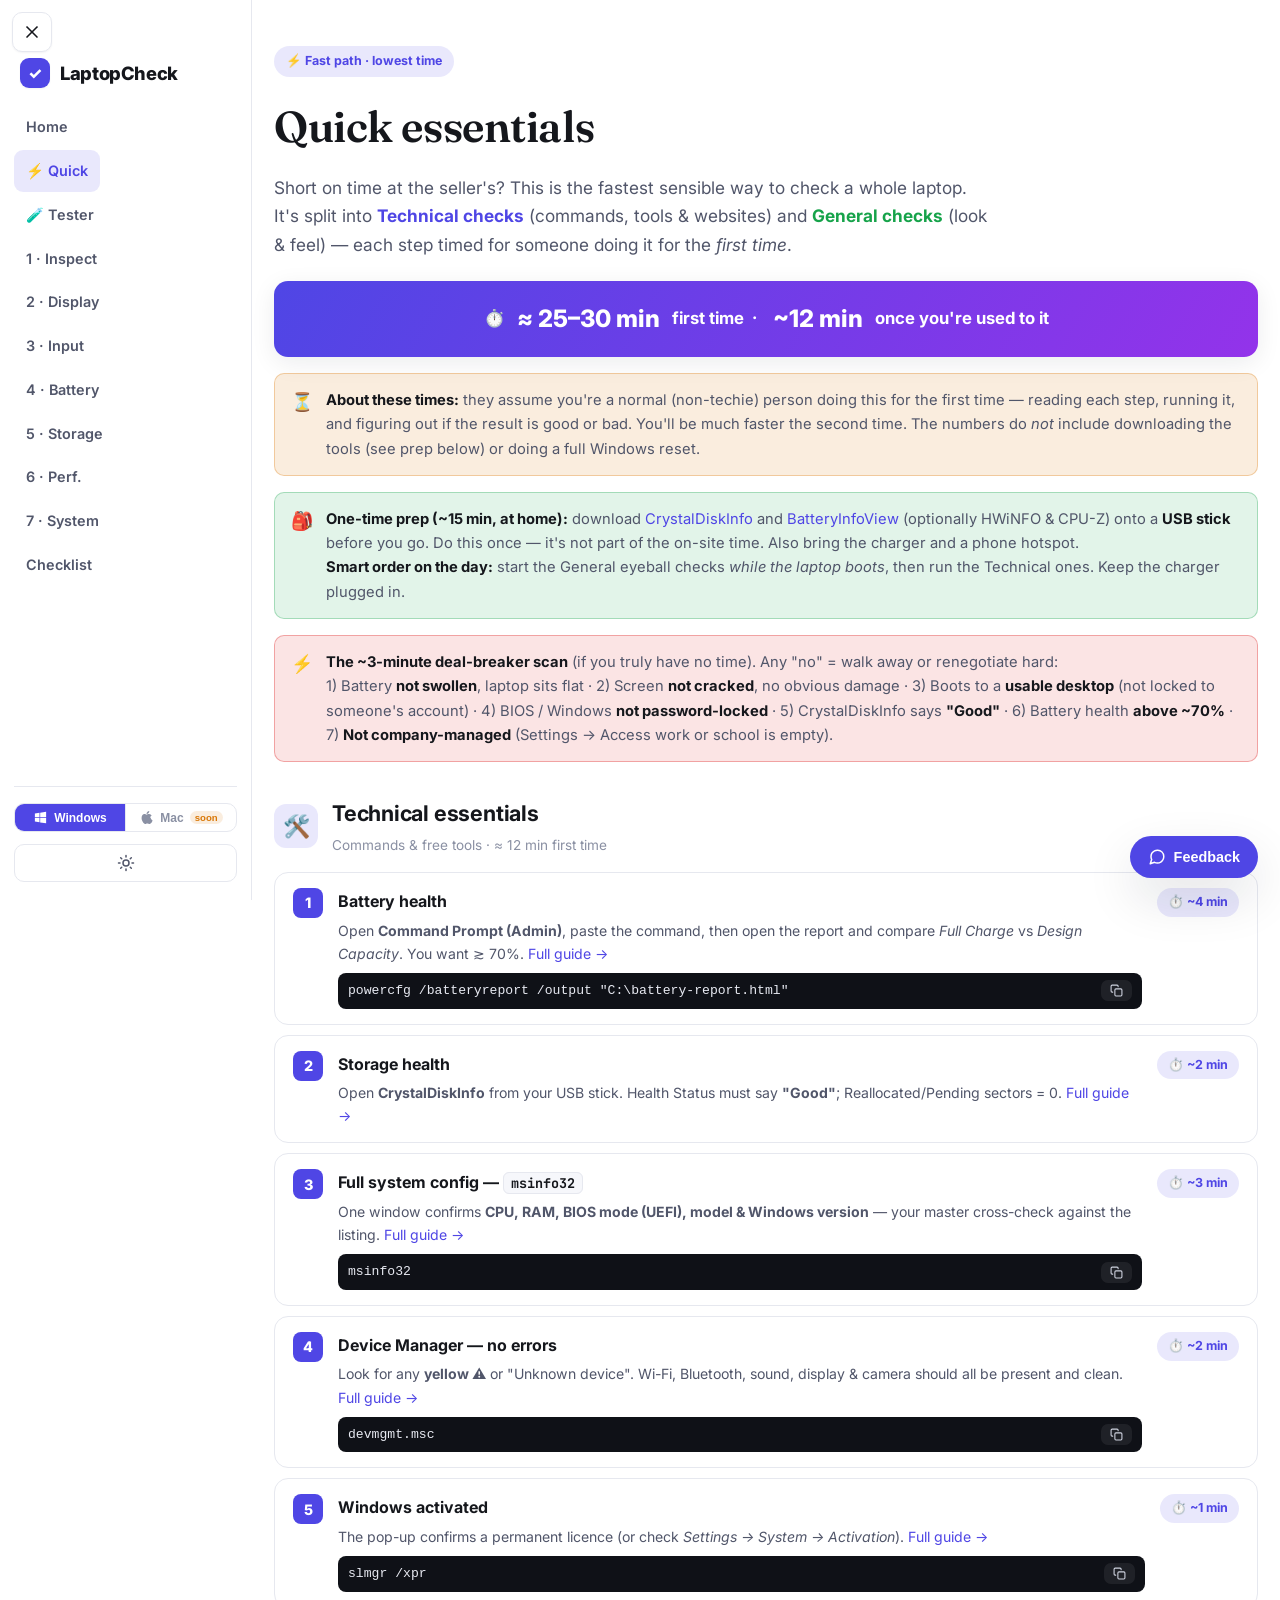
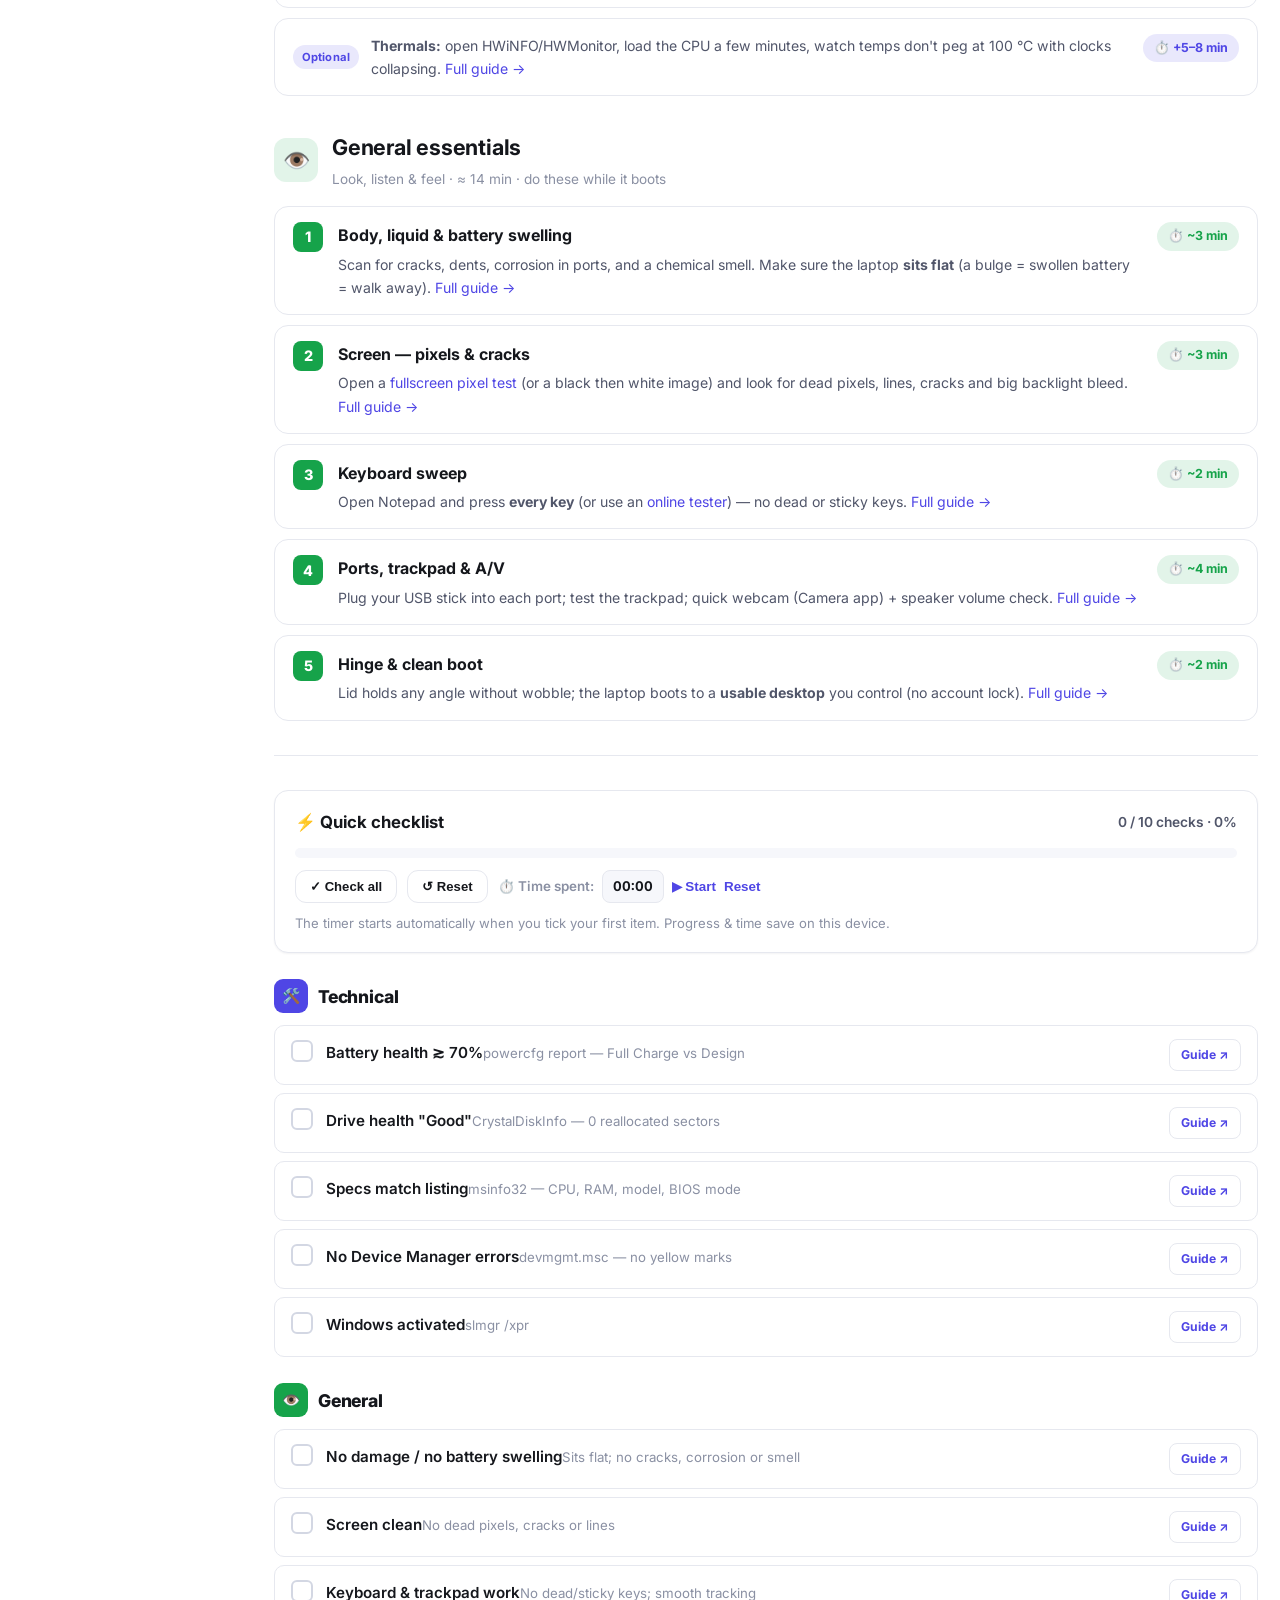
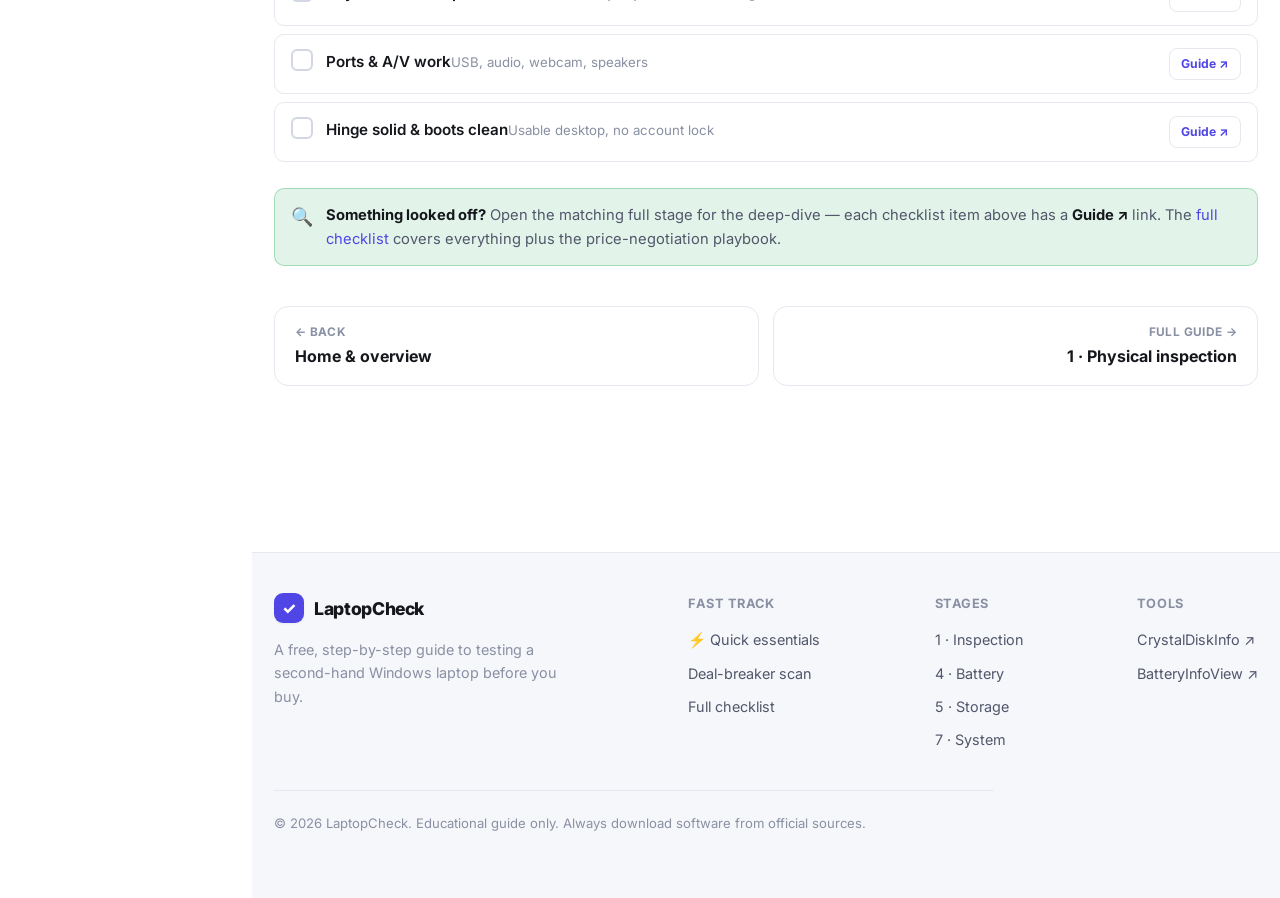
<file: quick.html>
<!DOCTYPE html>
<html lang="en" data-theme="light">
<head>
<meta charset="UTF-8">
<meta name="viewport" content="width=device-width, initial-scale=1.0">
<link rel="icon" href="favicon.ico" sizes="any">
<link rel="icon" href="assets/favicon.svg" type="image/svg+xml">
<link rel="apple-touch-icon" href="assets/apple-touch-icon.png">
<link rel="manifest" href="site.webmanifest">
<title>Quick Check Before Buying a Used Laptop (~25 min) | LaptopCheck</title>
<meta name="description" content="The fastest sensible way to test a used or refurbished laptop before buying — a ~25-minute check plus a 3-minute deal-breaker scan, with commands and free tools, timed for first-timers.">
<link rel="preconnect" href="https://fonts.googleapis.com">
<link rel="preconnect" href="https://fonts.gstatic.com" crossorigin>
<link href="https://fonts.googleapis.com/css2?family=Fraunces:opsz,wght@9..144,400;9..144,500;9..144,600;9..144,700&family=Inter:wght@400;500;600;700;800&family=JetBrains+Mono:wght@400;500&display=swap" rel="stylesheet">
<link rel="canonical" href="https://laptopcheck.pages.dev/quick.html">
<meta name="robots" content="index, follow, max-image-preview:large, max-snippet:-1">
<meta name="keywords" content="quick used laptop check, test before buy 2nd hand laptop online, used laptop quick test, deal breaker scan laptop, check refurbished laptop fast">
<meta name="theme-color" content="#ffffff" media="(prefers-color-scheme: light)">
<meta name="theme-color" content="#0c0e14" media="(prefers-color-scheme: dark)">
<meta property="og:type" content="article">
<meta property="og:site_name" content="LaptopCheck">
<meta property="og:title" content="Quick check before buying a used laptop (~25 min)">
<meta property="og:description" content="The fastest full check plus a 3-minute deal-breaker scan.">
<meta property="og:url" content="https://laptopcheck.pages.dev/quick.html">
<meta property="og:image" content="https://laptopcheck.pages.dev/assets/og-image.png">
<meta property="og:locale" content="en_US">
<meta name="twitter:card" content="summary_large_image">
<meta name="twitter:title" content="Quick check before buying a used laptop — LaptopCheck">
<meta name="twitter:description" content="Fastest full check + a 3-minute deal-breaker scan.">
<meta name="twitter:image" content="https://laptopcheck.pages.dev/assets/og-image.png">
<link rel="stylesheet" href="assets/style.css">
</head>
<body>

<header class="site-header">
  <div class="container nav">
    <a href="index.html" class="brand"><span class="logo">✓</span><span class="brand-text">LaptopCheck</span></a>
    <ul class="nav-links">
      <li><a href="index.html">Home</a></li>
      <li><a href="quick.html">⚡ Quick</a></li>
      <li><a href="inspection.html">1 · Inspect</a></li>
      <li><a href="display.html">2 · Display</a></li>
      <li><a href="input.html">3 · Input</a></li>
      <li><a href="battery.html">4 · Battery</a></li>
      <li><a href="storage.html">5 · Storage</a></li>
      <li><a href="performance.html">6 · Perf.</a></li>
      <li><a href="system.html">7 · System</a></li>
      <li><a href="checklist.html">Checklist</a></li>
    </ul>
    <div class="nav-tools">
      <button class="icon-btn theme-toggle" aria-label="Toggle dark mode" title="Toggle theme">
        <svg class="sun" viewBox="0 0 24 24" fill="none" stroke="currentColor" stroke-width="2" stroke-linecap="round" stroke-linejoin="round"><circle cx="12" cy="12" r="4"/><path d="M12 2v2M12 20v2M4.9 4.9l1.4 1.4M17.7 17.7l1.4 1.4M2 12h2M20 12h2M4.9 19.1l1.4-1.4M17.7 6.3l1.4-1.4"/></svg>
        <svg class="moon" viewBox="0 0 24 24" fill="none" stroke="currentColor" stroke-width="2" stroke-linecap="round" stroke-linejoin="round"><path d="M21 12.8A9 9 0 1 1 11.2 3a7 7 0 0 0 9.8 9.8z"/></svg>
      </button>
      <button class="icon-btn menu-btn" aria-label="Open menu">
        <svg viewBox="0 0 24 24" fill="none" stroke="currentColor" stroke-width="2" stroke-linecap="round"><line x1="3" y1="6" x2="21" y2="6"/><line x1="3" y1="12" x2="21" y2="12"/><line x1="3" y1="18" x2="21" y2="18"/></svg>
      </button>
    </div>
  </div>
</header>

<main>
<section class="page-intro">
  <div class="container">
    <span class="stepno">⚡ Fast path · lowest time</span>
    <h1>Quick essentials</h1>
    <p class="lede">Short on time at the seller's? This is the fastest sensible way to check a whole laptop. It's split into <strong style="color:var(--accent);">Technical checks</strong> (commands, tools &amp; websites) and <strong style="color:var(--green);">General checks</strong> (look &amp; feel) — each step timed for someone doing it for the <em>first time</em>.</p>
  </div>
</section>

<section class="section" style="padding-top:10px;">
  <div class="container">

    <div class="total-bar reveal">
      ⏱️ <span class="tb-num">≈ 25–30 min</span> first time &nbsp;·&nbsp; <span class="tb-num">~12 min</span> once you're used to it
    </div>

    <div class="callout warn reveal">
      <span class="ico">⏳</span>
      <p><strong>About these times:</strong> they assume you're a normal (non-techie) person doing this for the first time — reading each step, running it, and figuring out if the result is good or bad. You'll be much faster the second time. The numbers do <em>not</em> include downloading the tools (see prep below) or doing a full Windows reset.</p>
    </div>

    <div class="callout tip reveal">
      <span class="ico">🎒</span>
      <p><strong>One-time prep (~15 min, at home):</strong> download <a href="https://crystalmark.info/en/software/crystaldiskinfo/" target="_blank" rel="noopener">CrystalDiskInfo</a> and <a href="https://www.nirsoft.net/utils/battery_information_view.html" target="_blank" rel="noopener">BatteryInfoView</a> (optionally HWiNFO &amp; CPU-Z) onto a <strong>USB stick</strong> before you go. Do this once — it's not part of the on-site time. Also bring the charger and a phone hotspot.<br>
      <strong>Smart order on the day:</strong> start the General eyeball checks <em>while the laptop boots</em>, then run the Technical ones. Keep the charger plugged in.</p>
    </div>

    <!-- DEAL-BREAKER SCAN -->
    <div class="callout danger reveal" id="scan">
      <span class="ico">⚡</span>
      <p><strong>The ~3-minute deal-breaker scan</strong> (if you truly have no time). Any "no" = walk away or renegotiate hard:<br>
      1) Battery <strong>not swollen</strong>, laptop sits flat · 2) Screen <strong>not cracked</strong>, no obvious damage · 3) Boots to a <strong>usable desktop</strong> (not locked to someone's account) · 4) BIOS / Windows <strong>not password-locked</strong> · 5) CrystalDiskInfo says <strong>"Good"</strong> · 6) Battery health <strong>above ~70%</strong> · 7) <strong>Not company-managed</strong> (Settings → Access work or school is empty).</p>
    </div>

    <!-- ===== TECHNICAL ===== -->
    <div class="section-band tech reveal">
      <div class="sb-icon">🛠️</div>
      <div>
        <h2>Technical essentials</h2>
        <p>Commands &amp; free tools · ≈ 12 min first time</p>
      </div>
    </div>

    <div class="quick-step tech reveal">
      <div class="qn">1</div>
      <div class="qbody">
        <h4>Battery health</h4>
        <p>Open <strong>Command Prompt (Admin)</strong>, paste the command, then open the report and compare <em>Full Charge</em> vs <em>Design Capacity</em>. You want ≳ 70%. <a href="battery.html#read">Full guide →</a></p>
        <div class="cmd-mini"><code data-copy='powercfg /batteryreport /output "C:\battery-report.html" & start C:\battery-report.html'>powercfg /batteryreport /output "C:\battery-report.html"</code><button class="copy-btn"><svg viewBox="0 0 24 24" fill="none" stroke="currentColor" stroke-width="2" stroke-linecap="round" stroke-linejoin="round"><rect x="9" y="9" width="13" height="13" rx="2"/><path d="M5 15H4a2 2 0 0 1-2-2V4a2 2 0 0 1 2-2h9a2 2 0 0 1 2 2v1"/></svg></button></div>
      </div>
      <div class="qtime">⏱️ ~4 min</div>
    </div>

    <div class="quick-step tech reveal">
      <div class="qn">2</div>
      <div class="qbody">
        <h4>Storage health</h4>
        <p>Open <strong>CrystalDiskInfo</strong> from your USB stick. Health Status must say <strong>"Good"</strong>; Reallocated/Pending sectors = 0. <a href="storage.html#read">Full guide →</a></p>
      </div>
      <div class="qtime">⏱️ ~2 min</div>
    </div>

    <div class="quick-step tech reveal">
      <div class="qn">3</div>
      <div class="qbody">
        <h4>Full system config — <code class="inline">msinfo32</code></h4>
        <p>One window confirms <strong>CPU, RAM, BIOS mode (UEFI), model &amp; Windows version</strong> — your master cross-check against the listing. <a href="system.html#sysinfo">Full guide →</a></p>
        <div class="cmd-mini"><code data-copy="msinfo32">msinfo32</code><button class="copy-btn"><svg viewBox="0 0 24 24" fill="none" stroke="currentColor" stroke-width="2" stroke-linecap="round" stroke-linejoin="round"><rect x="9" y="9" width="13" height="13" rx="2"/><path d="M5 15H4a2 2 0 0 1-2-2V4a2 2 0 0 1 2-2h9a2 2 0 0 1 2 2v1"/></svg></button></div>
      </div>
      <div class="qtime">⏱️ ~3 min</div>
    </div>

    <div class="quick-step tech reveal">
      <div class="qn">4</div>
      <div class="qbody">
        <h4>Device Manager — no errors</h4>
        <p>Look for any <strong>yellow ⚠️</strong> or "Unknown device". Wi-Fi, Bluetooth, sound, display &amp; camera should all be present and clean. <a href="system.html#devmgr">Full guide →</a></p>
        <div class="cmd-mini"><code data-copy="devmgmt.msc">devmgmt.msc</code><button class="copy-btn"><svg viewBox="0 0 24 24" fill="none" stroke="currentColor" stroke-width="2" stroke-linecap="round" stroke-linejoin="round"><rect x="9" y="9" width="13" height="13" rx="2"/><path d="M5 15H4a2 2 0 0 1-2-2V4a2 2 0 0 1 2-2h9a2 2 0 0 1 2 2v1"/></svg></button></div>
      </div>
      <div class="qtime">⏱️ ~2 min</div>
    </div>

    <div class="quick-step tech reveal">
      <div class="qn">5</div>
      <div class="qbody">
        <h4>Windows activated</h4>
        <p>The pop-up confirms a permanent licence (or check <em>Settings → System → Activation</em>). <a href="system.html#activation">Full guide →</a></p>
        <div class="cmd-mini"><code data-copy="slmgr /xpr">slmgr /xpr</code><button class="copy-btn"><svg viewBox="0 0 24 24" fill="none" stroke="currentColor" stroke-width="2" stroke-linecap="round" stroke-linejoin="round"><rect x="9" y="9" width="13" height="13" rx="2"/><path d="M5 15H4a2 2 0 0 1-2-2V4a2 2 0 0 1 2-2h9a2 2 0 0 1 2 2v1"/></svg></button></div>
      </div>
      <div class="qtime">⏱️ ~1 min</div>
    </div>

    <div class="quick-step tech reveal">
      <div class="qbody" style="display:flex;align-items:center;gap:12px;width:100%;flex-wrap:wrap;">
        <span class="chip tech">Optional</span>
        <p style="margin:0;flex:1;min-width:200px;"><strong>Thermals:</strong> open HWiNFO/HWMonitor, load the CPU a few minutes, watch temps don't peg at 100&nbsp;°C with clocks collapsing. <a href="performance.html#stress">Full guide →</a></p>
      </div>
      <div class="qtime">⏱️ +5–8 min</div>
    </div>

    <!-- ===== GENERAL ===== -->
    <div class="section-band gen reveal">
      <div class="sb-icon">👁️</div>
      <div>
        <h2>General essentials</h2>
        <p>Look, listen &amp; feel · ≈ 14 min · do these while it boots</p>
      </div>
    </div>

    <div class="quick-step gen reveal">
      <div class="qn">1</div>
      <div class="qbody">
        <h4>Body, liquid &amp; battery swelling</h4>
        <p>Scan for cracks, dents, corrosion in ports, and a chemical smell. Make sure the laptop <strong>sits flat</strong> (a bulge = swollen battery = walk away). <a href="inspection.html#liquid">Full guide →</a></p>
      </div>
      <div class="qtime">⏱️ ~3 min</div>
    </div>

    <div class="quick-step gen reveal">
      <div class="qn">2</div>
      <div class="qbody">
        <h4>Screen — pixels &amp; cracks</h4>
        <p>Open a <a href="https://deadpixeltest.org/" target="_blank" rel="noopener">fullscreen pixel test</a> (or a black then white image) and look for dead pixels, lines, cracks and big backlight bleed. <a href="display.html#pixels">Full guide →</a></p>
      </div>
      <div class="qtime">⏱️ ~3 min</div>
    </div>

    <div class="quick-step gen reveal">
      <div class="qn">3</div>
      <div class="qbody">
        <h4>Keyboard sweep</h4>
        <p>Open Notepad and press <strong>every key</strong> (or use an <a href="https://keyboardtester.click/" target="_blank" rel="noopener">online tester</a>) — no dead or sticky keys. <a href="input.html#keyboard">Full guide →</a></p>
      </div>
      <div class="qtime">⏱️ ~2 min</div>
    </div>

    <div class="quick-step gen reveal">
      <div class="qn">4</div>
      <div class="qbody">
        <h4>Ports, trackpad &amp; A/V</h4>
        <p>Plug your USB stick into each port; test the trackpad; quick webcam (Camera app) + speaker volume check. <a href="input.html#ports">Full guide →</a></p>
      </div>
      <div class="qtime">⏱️ ~4 min</div>
    </div>

    <div class="quick-step gen reveal">
      <div class="qn">5</div>
      <div class="qbody">
        <h4>Hinge &amp; clean boot</h4>
        <p>Lid holds any angle without wobble; the laptop boots to a <strong>usable desktop</strong> you control (no account lock). <a href="inspection.html#poweron">Full guide →</a></p>
      </div>
      <div class="qtime">⏱️ ~2 min</div>
    </div>

    <hr class="divider">

    <!-- MINI CHECKLIST -->
    <div class="progress-wrap reveal">
      <div class="progress-top">
        <h3>⚡ Quick checklist</h3>
        <span class="progress-stats">0 / 0 checks · 0%</span>
      </div>
      <div class="progress-bar"><div class="progress-fill"></div></div>
      <div class="progress-actions">
        <button class="btn btn-ghost" data-check-all style="padding:7px 14px;font-size:0.82rem;">✓ Check all</button>
        <button class="btn btn-ghost" data-reset-checklist style="padding:7px 14px;font-size:0.82rem;">↺ Reset</button>
        <span class="timer" data-timer><span class="timer-label">⏱️ Time spent:</span> <span class="timer-display">00:00</span> <button class="link-btn" data-timer-toggle>▶ Start</button> <button class="link-btn" data-timer-reset>Reset</button></span>
      </div>
      <p class="fineprint" style="margin:10px 0 0;">The timer starts automatically when you tick your first item. Progress &amp; time save on this device.</p>
    </div>

    <div class="check-group reveal">
      <h3 class="check-group-title"><span class="step-badge" style="background:var(--accent);">🛠️</span> Technical</h3>
      <div class="check-item"><label class="ci-main"><input type="checkbox" id="q1"><span class="box"><svg viewBox="0 0 24 24" fill="none" stroke="currentColor" stroke-width="3" stroke-linecap="round" stroke-linejoin="round"><polyline points="20 6 9 17 4 12"/></svg></span><span class="ci-text"><span class="ci-title">Battery health ≳ 70%</span><span class="ci-desc">powercfg report — Full Charge vs Design</span></span></label><a class="ci-guide" href="battery.html#read">Guide ↗</a></div>
      <div class="check-item"><label class="ci-main"><input type="checkbox" id="q2"><span class="box"><svg viewBox="0 0 24 24" fill="none" stroke="currentColor" stroke-width="3" stroke-linecap="round" stroke-linejoin="round"><polyline points="20 6 9 17 4 12"/></svg></span><span class="ci-text"><span class="ci-title">Drive health "Good"</span><span class="ci-desc">CrystalDiskInfo — 0 reallocated sectors</span></span></label><a class="ci-guide" href="storage.html#read">Guide ↗</a></div>
      <div class="check-item"><label class="ci-main"><input type="checkbox" id="q3"><span class="box"><svg viewBox="0 0 24 24" fill="none" stroke="currentColor" stroke-width="3" stroke-linecap="round" stroke-linejoin="round"><polyline points="20 6 9 17 4 12"/></svg></span><span class="ci-text"><span class="ci-title">Specs match listing</span><span class="ci-desc">msinfo32 — CPU, RAM, model, BIOS mode</span></span></label><a class="ci-guide" href="system.html#sysinfo">Guide ↗</a></div>
      <div class="check-item"><label class="ci-main"><input type="checkbox" id="q4"><span class="box"><svg viewBox="0 0 24 24" fill="none" stroke="currentColor" stroke-width="3" stroke-linecap="round" stroke-linejoin="round"><polyline points="20 6 9 17 4 12"/></svg></span><span class="ci-text"><span class="ci-title">No Device Manager errors</span><span class="ci-desc">devmgmt.msc — no yellow marks</span></span></label><a class="ci-guide" href="system.html#devmgr">Guide ↗</a></div>
      <div class="check-item"><label class="ci-main"><input type="checkbox" id="q5"><span class="box"><svg viewBox="0 0 24 24" fill="none" stroke="currentColor" stroke-width="3" stroke-linecap="round" stroke-linejoin="round"><polyline points="20 6 9 17 4 12"/></svg></span><span class="ci-text"><span class="ci-title">Windows activated</span><span class="ci-desc">slmgr /xpr</span></span></label><a class="ci-guide" href="system.html#activation">Guide ↗</a></div>
    </div>

    <div class="check-group reveal">
      <h3 class="check-group-title"><span class="step-badge" style="background:var(--green);">👁️</span> General</h3>
      <div class="check-item"><label class="ci-main"><input type="checkbox" id="q6"><span class="box"><svg viewBox="0 0 24 24" fill="none" stroke="currentColor" stroke-width="3" stroke-linecap="round" stroke-linejoin="round"><polyline points="20 6 9 17 4 12"/></svg></span><span class="ci-text"><span class="ci-title">No damage / no battery swelling</span><span class="ci-desc">Sits flat; no cracks, corrosion or smell</span></span></label><a class="ci-guide" href="inspection.html#liquid">Guide ↗</a></div>
      <div class="check-item"><label class="ci-main"><input type="checkbox" id="q7"><span class="box"><svg viewBox="0 0 24 24" fill="none" stroke="currentColor" stroke-width="3" stroke-linecap="round" stroke-linejoin="round"><polyline points="20 6 9 17 4 12"/></svg></span><span class="ci-text"><span class="ci-title">Screen clean</span><span class="ci-desc">No dead pixels, cracks or lines</span></span></label><a class="ci-guide" href="display.html#pixels">Guide ↗</a></div>
      <div class="check-item"><label class="ci-main"><input type="checkbox" id="q8"><span class="box"><svg viewBox="0 0 24 24" fill="none" stroke="currentColor" stroke-width="3" stroke-linecap="round" stroke-linejoin="round"><polyline points="20 6 9 17 4 12"/></svg></span><span class="ci-text"><span class="ci-title">Keyboard &amp; trackpad work</span><span class="ci-desc">No dead/sticky keys; smooth tracking</span></span></label><a class="ci-guide" href="input.html#keyboard">Guide ↗</a></div>
      <div class="check-item"><label class="ci-main"><input type="checkbox" id="q9"><span class="box"><svg viewBox="0 0 24 24" fill="none" stroke="currentColor" stroke-width="3" stroke-linecap="round" stroke-linejoin="round"><polyline points="20 6 9 17 4 12"/></svg></span><span class="ci-text"><span class="ci-title">Ports &amp; A/V work</span><span class="ci-desc">USB, audio, webcam, speakers</span></span></label><a class="ci-guide" href="input.html#ports">Guide ↗</a></div>
      <div class="check-item"><label class="ci-main"><input type="checkbox" id="q10"><span class="box"><svg viewBox="0 0 24 24" fill="none" stroke="currentColor" stroke-width="3" stroke-linecap="round" stroke-linejoin="round"><polyline points="20 6 9 17 4 12"/></svg></span><span class="ci-text"><span class="ci-title">Hinge solid &amp; boots clean</span><span class="ci-desc">Usable desktop, no account lock</span></span></label><a class="ci-guide" href="inspection.html#poweron">Guide ↗</a></div>
    </div>

    <div class="callout tip reveal">
      <span class="ico">🔍</span>
      <p><strong>Something looked off?</strong> Open the matching full stage for the deep-dive — each checklist item above has a <strong>Guide ↗</strong> link. The <a href="checklist.html">full checklist</a> covers everything plus the price-negotiation playbook.</p>
    </div>

    <div class="page-nav reveal">
      <a href="index.html" class="prev"><span class="dir">← Back</span><span class="ttl">Home &amp; overview</span></a>
      <a href="inspection.html" class="next"><span class="dir">Full guide →</span><span class="ttl">1 · Physical inspection</span></a>
    </div>

  </div>
</section>
</main>

<footer class="site-footer">
  <div class="container">
    <div class="footer-grid">
      <div style="max-width:300px;">
        <a href="index.html" class="brand"><span class="logo">✓</span><span class="brand-text">LaptopCheck</span></a>
        <p class="muted" style="font-size:0.9rem;">A free, step-by-step guide to testing a second-hand Windows laptop before you buy.</p>
      </div>
      <div class="footer-col">
        <h4>Fast track</h4>
        <ul>
          <li><a href="quick.html">⚡ Quick essentials</a></li>
          <li><a href="quick.html#scan">Deal-breaker scan</a></li>
          <li><a href="checklist.html">Full checklist</a></li>
        </ul>
      </div>
      <div class="footer-col">
        <h4>Stages</h4>
        <ul>
          <li><a href="inspection.html">1 · Inspection</a></li>
          <li><a href="battery.html">4 · Battery</a></li>
          <li><a href="storage.html">5 · Storage</a></li>
          <li><a href="system.html">7 · System</a></li>
        </ul>
      </div>
      <div class="footer-col">
        <h4>Tools</h4>
        <ul>
          <li><a href="https://crystalmark.info/en/software/crystaldiskinfo/" target="_blank" rel="noopener">CrystalDiskInfo ↗</a></li>
          <li><a href="https://www.nirsoft.net/utils/battery_information_view.html" target="_blank" rel="noopener">BatteryInfoView ↗</a></li>
        </ul>
      </div>
    </div>
    <p class="footer-note">© <span data-year>2026</span> LaptopCheck. Educational guide only. Always download software from official sources.</p>
  </div>
</footer>

<script src="assets/script.js"></script>
</body>
</html>
</file>
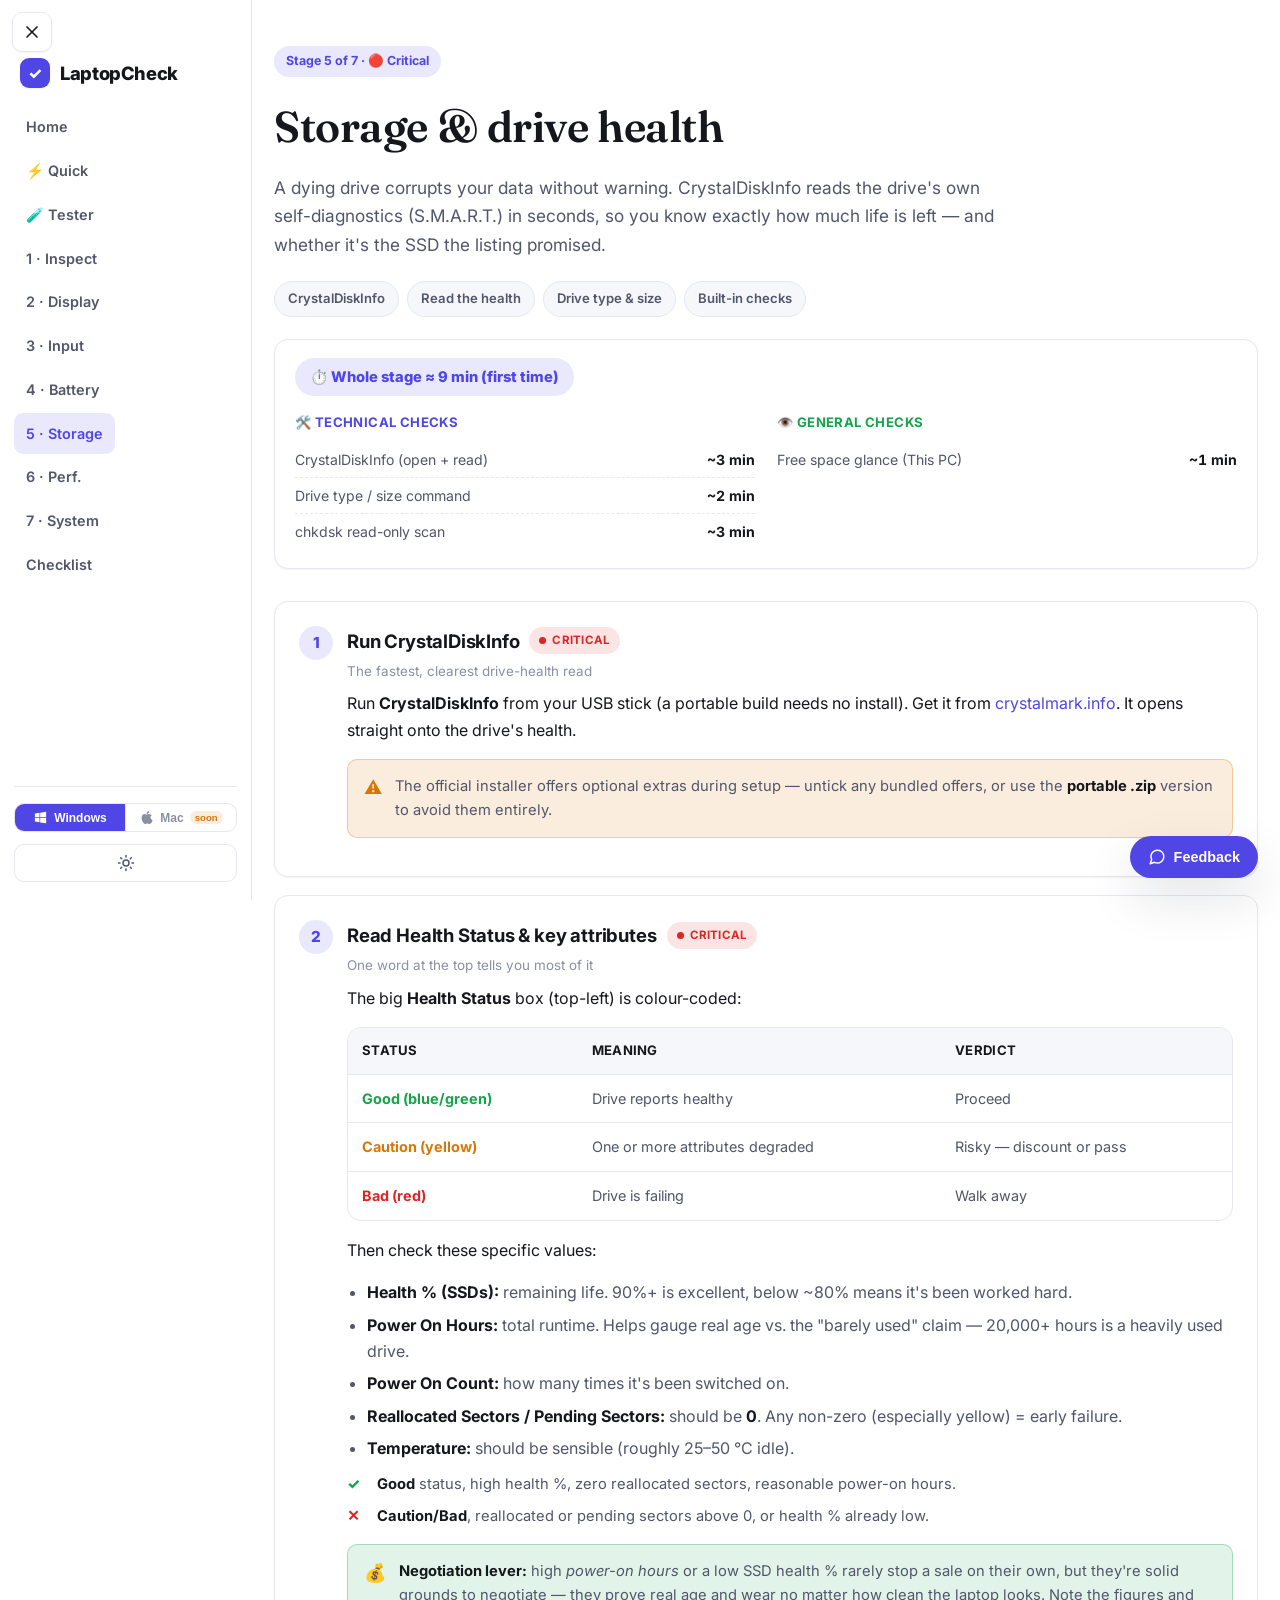
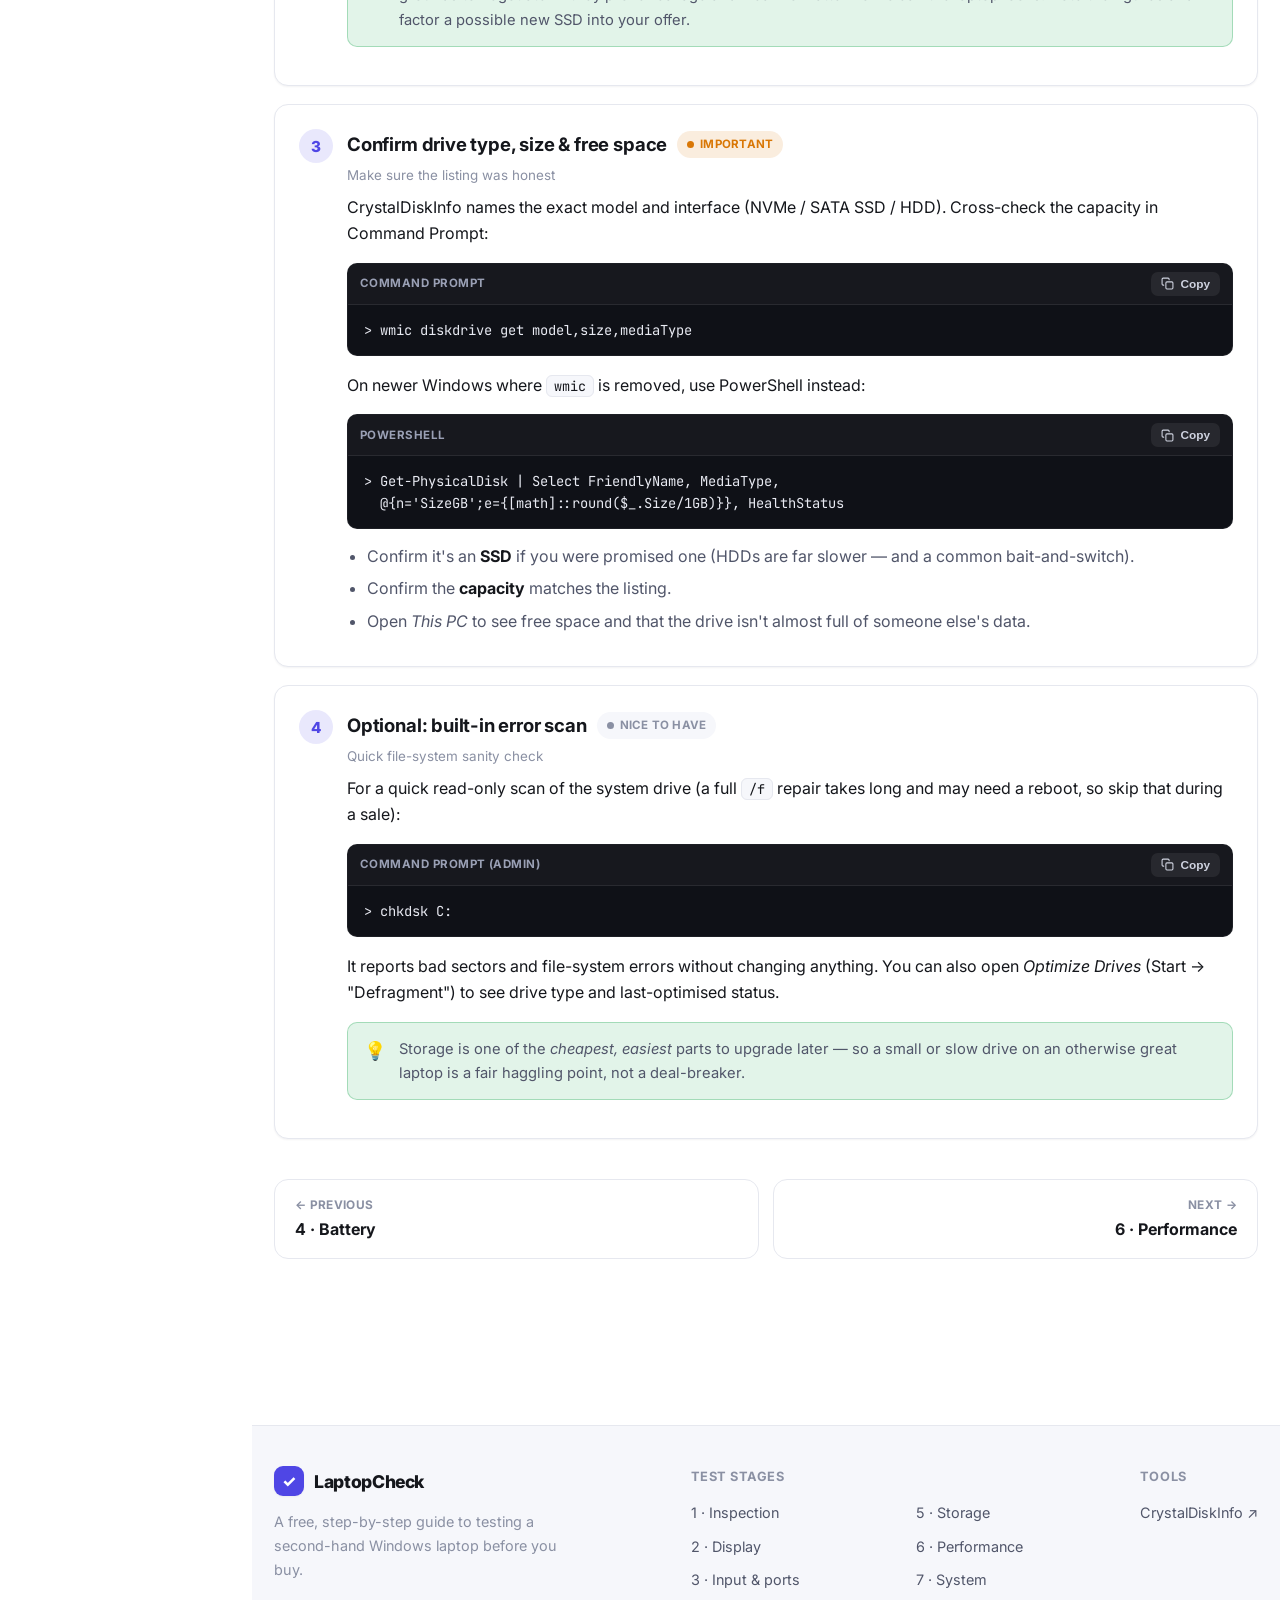
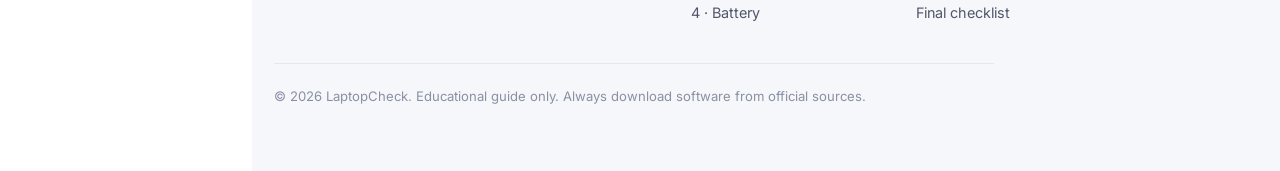
<file: storage.html>
<!DOCTYPE html>
<html lang="en" data-theme="light">
<head>
<meta charset="UTF-8">
<meta name="viewport" content="width=device-width, initial-scale=1.0">
<link rel="icon" href="favicon.ico" sizes="any">
<link rel="icon" href="assets/favicon.svg" type="image/svg+xml">
<link rel="apple-touch-icon" href="assets/apple-touch-icon.png">
<link rel="manifest" href="site.webmanifest">
<title>Step 5 · Storage &amp; Drive Health — LaptopCheck</title>
<meta name="description" content="Check the SSD/HDD health of a used laptop with CrystalDiskInfo S.M.A.R.T. data, power-on hours, and built-in Windows commands.">
<link rel="preconnect" href="https://fonts.googleapis.com">
<link rel="preconnect" href="https://fonts.gstatic.com" crossorigin>
<link href="https://fonts.googleapis.com/css2?family=Fraunces:opsz,wght@9..144,400;9..144,500;9..144,600;9..144,700&family=Inter:wght@400;500;600;700;800&family=JetBrains+Mono:wght@400;500&display=swap" rel="stylesheet">
<link rel="canonical" href="https://laptopcheck.pages.dev/storage.html">
<meta name="robots" content="index, follow, max-image-preview:large">
<meta name="keywords" content="SSD health check, used laptop hard drive test, crystaldiskinfo, SMART health check, refurbished laptop SSD check">
<meta name="theme-color" content="#ffffff" media="(prefers-color-scheme: light)">
<meta name="theme-color" content="#0c0e14" media="(prefers-color-scheme: dark)">
<meta property="og:type" content="article">
<meta property="og:site_name" content="LaptopCheck">
<meta property="og:title" content="Check a used laptop's SSD / HDD health">
<meta property="og:description" content="Read S.M.A.R.T. health, drive type, remaining life and power-on hours with CrystalDiskInfo.">
<meta property="og:url" content="https://laptopcheck.pages.dev/storage.html">
<meta property="og:image" content="https://laptopcheck.pages.dev/assets/og-image.png">
<meta property="og:locale" content="en_US">
<meta name="twitter:card" content="summary_large_image">
<meta name="twitter:title" content="Check a used laptop's SSD/HDD health — LaptopCheck">
<meta name="twitter:description" content="Read S.M.A.R.T. health, drive life and power-on hours.">
<meta name="twitter:image" content="https://laptopcheck.pages.dev/assets/og-image.png">
<link rel="stylesheet" href="assets/style.css">
</head>
<body>

<header class="site-header">
  <div class="container nav">
    <a href="index.html" class="brand"><span class="logo">✓</span><span class="brand-text">LaptopCheck</span></a>
    <ul class="nav-links">
      <li><a href="index.html">Home</a></li>
      <li><a href="quick.html">⚡ Quick</a></li>
      <li><a href="inspection.html">1 · Inspect</a></li>
      <li><a href="display.html">2 · Display</a></li>
      <li><a href="input.html">3 · Input</a></li>
      <li><a href="battery.html">4 · Battery</a></li>
      <li><a href="storage.html">5 · Storage</a></li>
      <li><a href="performance.html">6 · Perf.</a></li>
      <li><a href="system.html">7 · System</a></li>
      <li><a href="checklist.html">Checklist</a></li>
    </ul>
    <div class="nav-tools">
      <button class="icon-btn theme-toggle" aria-label="Toggle dark mode" title="Toggle theme">
        <svg class="sun" viewBox="0 0 24 24" fill="none" stroke="currentColor" stroke-width="2" stroke-linecap="round" stroke-linejoin="round"><circle cx="12" cy="12" r="4"/><path d="M12 2v2M12 20v2M4.9 4.9l1.4 1.4M17.7 17.7l1.4 1.4M2 12h2M20 12h2M4.9 19.1l1.4-1.4M17.7 6.3l1.4-1.4"/></svg>
        <svg class="moon" viewBox="0 0 24 24" fill="none" stroke="currentColor" stroke-width="2" stroke-linecap="round" stroke-linejoin="round"><path d="M21 12.8A9 9 0 1 1 11.2 3a7 7 0 0 0 9.8 9.8z"/></svg>
      </button>
      <button class="icon-btn menu-btn" aria-label="Open menu">
        <svg viewBox="0 0 24 24" fill="none" stroke="currentColor" stroke-width="2" stroke-linecap="round"><line x1="3" y1="6" x2="21" y2="6"/><line x1="3" y1="12" x2="21" y2="12"/><line x1="3" y1="18" x2="21" y2="18"/></svg>
      </button>
    </div>
  </div>
</header>

<main>
<section class="page-intro">
  <div class="container">
    <span class="stepno">Stage 5 of 7 · 🔴 Critical</span>
    <h1>Storage &amp; drive health</h1>
    <p class="lede">A dying drive corrupts your data without warning. CrystalDiskInfo reads the drive's own self-diagnostics (S.M.A.R.T.) in seconds, so you know exactly how much life is left — and whether it's the SSD the listing promised.</p>
    <nav class="quicknav">
      <a href="#cdi">CrystalDiskInfo</a>
      <a href="#read">Read the health</a>
      <a href="#type">Drive type &amp; size</a>
      <a href="#builtin">Built-in checks</a>
    </nav>
    <div class="stage-meta">
      <span class="sm-total">⏱️ Whole stage ≈ 9 min (first time)</span>
      <div class="sm-cols">
        <div class="sm-col tech"><h4>🛠️ Technical checks</h4><ul>
          <li>CrystalDiskInfo (open + read) <b>~3 min</b></li>
          <li>Drive type / size command <b>~2 min</b></li>
          <li>chkdsk read-only scan <b>~3 min</b></li>
        </ul></div>
        <div class="sm-col gen"><h4>👁️ General checks</h4><ul>
          <li>Free space glance (This PC) <b>~1 min</b></li>
        </ul></div>
      </div>
    </div>
  </div>
</section>

<section class="section" style="padding-top:18px;">
  <div class="container">

    <!-- 1 -->
    <div class="step reveal" id="cdi">
      <div class="step-header">
        <div class="step-num">1</div>
        <div class="step-title">
          <h3>Run CrystalDiskInfo <span class="prio p1">Critical</span></h3>
          <div class="sub">The fastest, clearest drive-health read</div>
        </div>
      </div>
      <div class="step-body">
        <p>Run <strong>CrystalDiskInfo</strong> from your USB stick (a portable build needs no install). Get it from <a href="https://crystalmark.info/en/software/crystaldiskinfo/" target="_blank" rel="noopener">crystalmark.info</a>. It opens straight onto the drive's health.</p>
        <div class="callout warn">
          <span class="ico">⚠️</span>
          <p>The official installer offers optional extras during setup — untick any bundled offers, or use the <strong>portable .zip</strong> version to avoid them entirely.</p>
        </div>
      </div>
    </div>

    <!-- 2 -->
    <div class="step reveal" id="read">
      <div class="step-header">
        <div class="step-num">2</div>
        <div class="step-title">
          <h3>Read Health Status &amp; key attributes <span class="prio p1">Critical</span></h3>
          <div class="sub">One word at the top tells you most of it</div>
        </div>
      </div>
      <div class="step-body">
        <p>The big <strong>Health Status</strong> box (top-left) is colour-coded:</p>
        <div class="table-wrap">
          <table>
            <thead><tr><th>Status</th><th>Meaning</th><th>Verdict</th></tr></thead>
            <tbody>
              <tr><td><strong style="color:var(--green);">Good (blue/green)</strong></td><td>Drive reports healthy</td><td>Proceed</td></tr>
              <tr><td><strong style="color:var(--amber);">Caution (yellow)</strong></td><td>One or more attributes degraded</td><td>Risky — discount or pass</td></tr>
              <tr><td><strong style="color:var(--red);">Bad (red)</strong></td><td>Drive is failing</td><td>Walk away</td></tr>
            </tbody>
          </table>
        </div>
        <p>Then check these specific values:</p>
        <ul>
          <li><strong>Health % (SSDs):</strong> remaining life. 90%+ is excellent, below ~80% means it's been worked hard.</li>
          <li><strong>Power On Hours:</strong> total runtime. Helps gauge real age vs. the "barely used" claim — 20,000+ hours is a heavily used drive.</li>
          <li><strong>Power On Count:</strong> how many times it's been switched on.</li>
          <li><strong>Reallocated Sectors / Pending Sectors:</strong> should be <strong>0</strong>. Any non-zero (especially yellow) = early failure.</li>
          <li><strong>Temperature:</strong> should be sensible (roughly 25–50&nbsp;°C idle).</li>
        </ul>
        <div class="verdict good"><span class="mark">✓</span><span><strong>Good</strong> status, high health %, zero reallocated sectors, reasonable power-on hours.</span></div>
        <div class="verdict bad"><span class="mark">✕</span><span><strong>Caution/Bad</strong>, reallocated or pending sectors above 0, or health % already low.</span></div>
        <div class="callout deal">
          <span class="ico">💰</span>
          <p><strong>Negotiation lever:</strong> high <em>power-on hours</em> or a low SSD health % rarely stop a sale on their own, but they're solid grounds to negotiate — they prove real age and wear no matter how clean the laptop looks. Note the figures and factor a possible new SSD into your offer.</p>
        </div>
      </div>
    </div>

    <!-- 3 -->
    <div class="step reveal" id="type">
      <div class="step-header">
        <div class="step-num">3</div>
        <div class="step-title">
          <h3>Confirm drive type, size &amp; free space <span class="prio p2">Important</span></h3>
          <div class="sub">Make sure the listing was honest</div>
        </div>
      </div>
      <div class="step-body">
        <p>CrystalDiskInfo names the exact model and interface (NVMe / SATA SSD / HDD). Cross-check the capacity in Command Prompt:</p>
        <div class="cmd">
          <div class="cmd-head">
            <span class="label">Command Prompt</span>
            <button class="copy-btn"><svg viewBox="0 0 24 24" fill="none" stroke="currentColor" stroke-width="2" stroke-linecap="round" stroke-linejoin="round"><rect x="9" y="9" width="13" height="13" rx="2"/><path d="M5 15H4a2 2 0 0 1-2-2V4a2 2 0 0 1 2-2h9a2 2 0 0 1 2 2v1"/></svg> Copy</button>
          </div>
          <pre data-copy="wmic diskdrive get model,size,mediaType">&gt; wmic diskdrive get model,size,mediaType</pre>
        </div>
        <p>On newer Windows where <code class="inline">wmic</code> is removed, use PowerShell instead:</p>
        <div class="cmd">
          <div class="cmd-head">
            <span class="label">PowerShell</span>
            <button class="copy-btn"><svg viewBox="0 0 24 24" fill="none" stroke="currentColor" stroke-width="2" stroke-linecap="round" stroke-linejoin="round"><rect x="9" y="9" width="13" height="13" rx="2"/><path d="M5 15H4a2 2 0 0 1-2-2V4a2 2 0 0 1 2-2h9a2 2 0 0 1 2 2v1"/></svg> Copy</button>
          </div>
          <pre data-copy="Get-PhysicalDisk | Select FriendlyName, MediaType, @{n='SizeGB';e={[math]::round($_.Size/1GB)}}, HealthStatus">&gt; Get-PhysicalDisk | Select FriendlyName, MediaType,
  @{n='SizeGB';e={[math]::round($_.Size/1GB)}}, HealthStatus</pre>
        </div>
        <ul>
          <li>Confirm it's an <strong>SSD</strong> if you were promised one (HDDs are far slower — and a common bait-and-switch).</li>
          <li>Confirm the <strong>capacity</strong> matches the listing.</li>
          <li>Open <em>This PC</em> to see free space and that the drive isn't almost full of someone else's data.</li>
        </ul>
      </div>
    </div>

    <!-- 4 -->
    <div class="step reveal" id="builtin">
      <div class="step-header">
        <div class="step-num">4</div>
        <div class="step-title">
          <h3>Optional: built-in error scan <span class="prio p3">Nice to have</span></h3>
          <div class="sub">Quick file-system sanity check</div>
        </div>
      </div>
      <div class="step-body">
        <p>For a quick read-only scan of the system drive (a full <code class="inline">/f</code> repair takes long and may need a reboot, so skip that during a sale):</p>
        <div class="cmd">
          <div class="cmd-head">
            <span class="label">Command Prompt (Admin)</span>
            <button class="copy-btn"><svg viewBox="0 0 24 24" fill="none" stroke="currentColor" stroke-width="2" stroke-linecap="round" stroke-linejoin="round"><rect x="9" y="9" width="13" height="13" rx="2"/><path d="M5 15H4a2 2 0 0 1-2-2V4a2 2 0 0 1 2-2h9a2 2 0 0 1 2 2v1"/></svg> Copy</button>
          </div>
          <pre data-copy="chkdsk C:">&gt; chkdsk C:</pre>
        </div>
        <p>It reports bad sectors and file-system errors without changing anything. You can also open <em>Optimize Drives</em> (Start → "Defragment") to see drive type and last-optimised status.</p>
        <div class="callout tip">
          <span class="ico">💡</span>
          <p>Storage is one of the <em>cheapest, easiest</em> parts to upgrade later — so a small or slow drive on an otherwise great laptop is a fair haggling point, not a deal-breaker.</p>
        </div>
      </div>
    </div>

    <div class="page-nav reveal">
      <a href="battery.html" class="prev"><span class="dir">← Previous</span><span class="ttl">4 · Battery</span></a>
      <a href="performance.html" class="next"><span class="dir">Next →</span><span class="ttl">6 · Performance</span></a>
    </div>

  </div>
</section>
</main>

<footer class="site-footer">
  <div class="container">
    <div class="footer-grid">
      <div style="max-width:300px;">
        <a href="index.html" class="brand"><span class="logo">✓</span><span class="brand-text">LaptopCheck</span></a>
        <p class="muted" style="font-size:0.9rem;">A free, step-by-step guide to testing a second-hand Windows laptop before you buy.</p>
      </div>
      <div class="footer-col">
        <h4>Test stages</h4>
        <ul>
          <li><a href="inspection.html">1 · Inspection</a></li>
          <li><a href="display.html">2 · Display</a></li>
          <li><a href="input.html">3 · Input &amp; ports</a></li>
          <li><a href="battery.html">4 · Battery</a></li>
        </ul>
      </div>
      <div class="footer-col">
        <h4>&nbsp;</h4>
        <ul>
          <li><a href="storage.html">5 · Storage</a></li>
          <li><a href="performance.html">6 · Performance</a></li>
          <li><a href="system.html">7 · System</a></li>
          <li><a href="checklist.html">Final checklist</a></li>
        </ul>
      </div>
      <div class="footer-col">
        <h4>Tools</h4>
        <ul>
          <li><a href="https://crystalmark.info/en/software/crystaldiskinfo/" target="_blank" rel="noopener">CrystalDiskInfo ↗</a></li>
        </ul>
      </div>
    </div>
    <p class="footer-note">© <span data-year>2026</span> LaptopCheck. Educational guide only. Always download software from official sources.</p>
  </div>
</footer>

<script src="assets/script.js"></script>
</body>
</html>
</file>
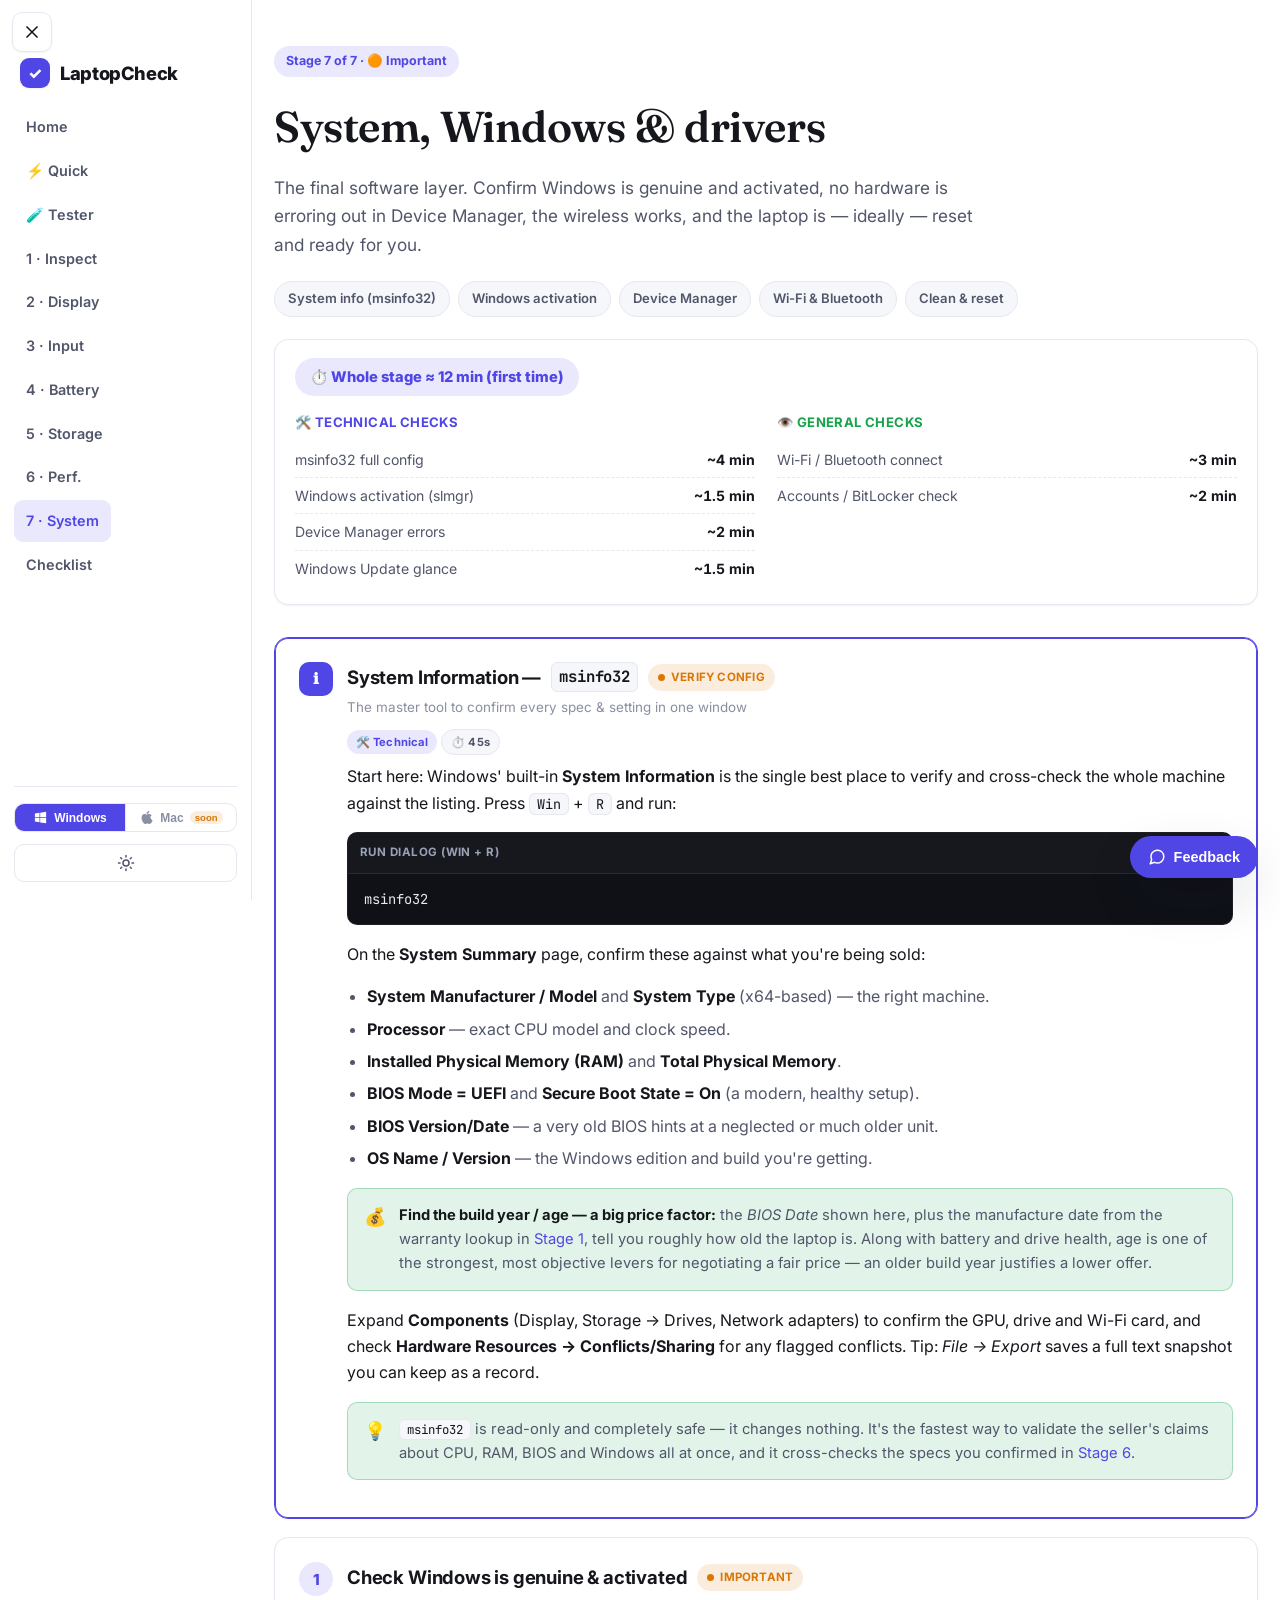
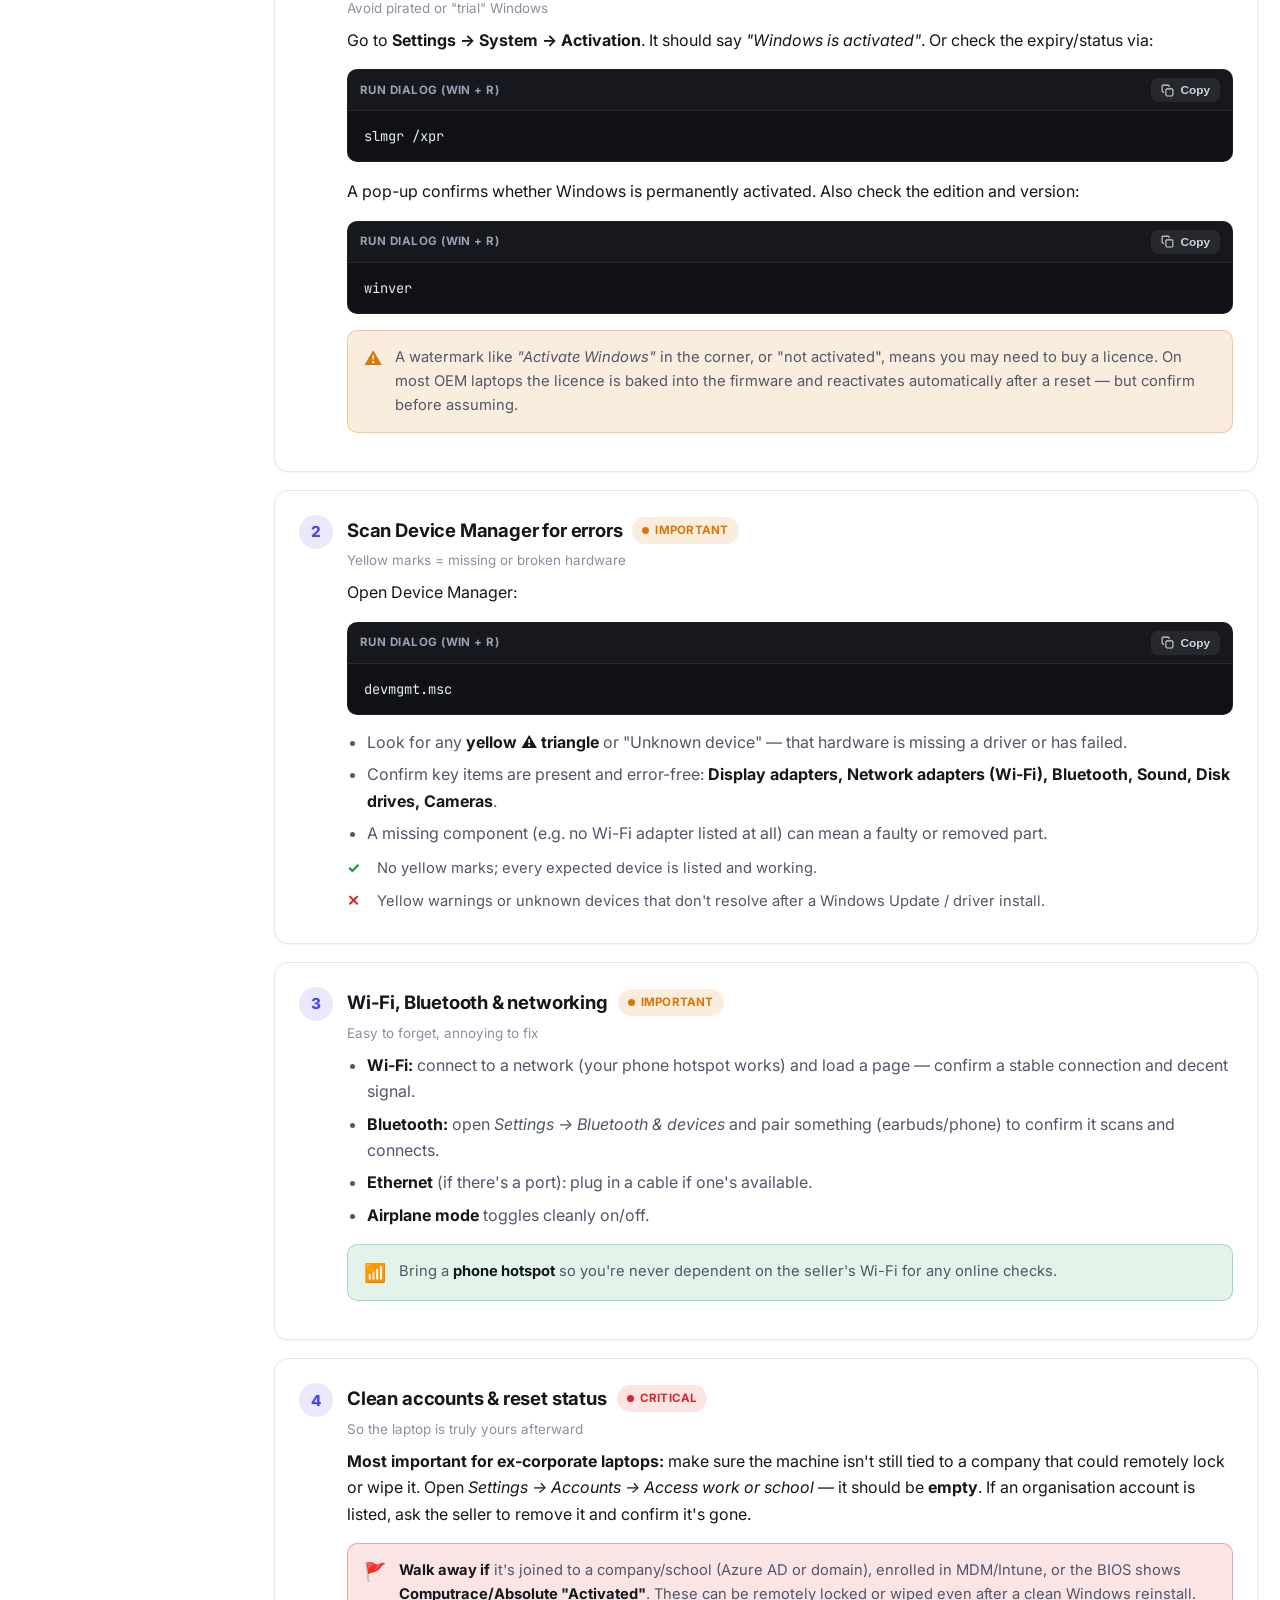
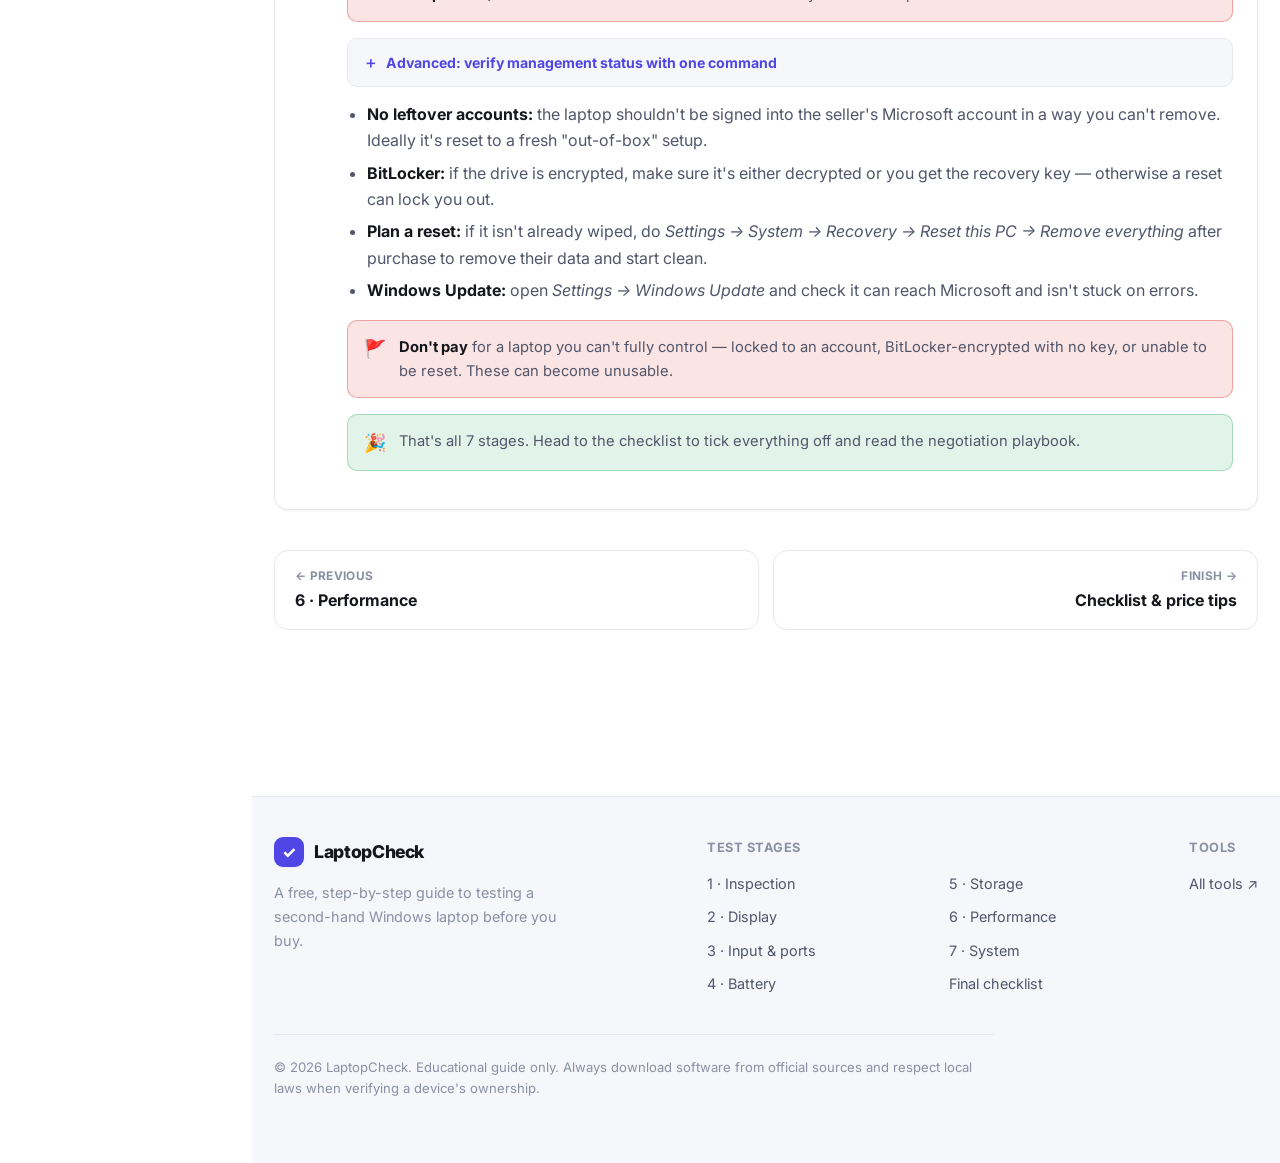
<file: system.html>
<!DOCTYPE html>
<html lang="en" data-theme="light">
<head>
<meta charset="UTF-8">
<meta name="viewport" content="width=device-width, initial-scale=1.0">
<link rel="icon" href="favicon.ico" sizes="any">
<link rel="icon" href="assets/favicon.svg" type="image/svg+xml">
<link rel="apple-touch-icon" href="assets/apple-touch-icon.png">
<link rel="manifest" href="site.webmanifest">
<title>Step 7 · System, Windows &amp; Drivers — LaptopCheck</title>
<meta name="description" content="Check Windows activation, Device Manager errors, driver health, Wi-Fi/Bluetooth and a clean-install status on a used laptop before you buy.">
<link rel="preconnect" href="https://fonts.googleapis.com">
<link rel="preconnect" href="https://fonts.gstatic.com" crossorigin>
<link href="https://fonts.googleapis.com/css2?family=Fraunces:opsz,wght@9..144,400;9..144,500;9..144,600;9..144,700&family=Inter:wght@400;500;600;700;800&family=JetBrains+Mono:wght@400;500&display=swap" rel="stylesheet">
<link rel="canonical" href="https://laptopcheck.pages.dev/system.html">
<meta name="robots" content="index, follow, max-image-preview:large">
<meta name="keywords" content="windows activation check, msinfo32, device manager errors, used laptop windows check, check refurbished laptop windows">
<meta name="theme-color" content="#ffffff" media="(prefers-color-scheme: light)">
<meta name="theme-color" content="#0c0e14" media="(prefers-color-scheme: dark)">
<meta property="og:type" content="article">
<meta property="og:site_name" content="LaptopCheck">
<meta property="og:title" content="Check Windows, drivers &amp; system config on a used laptop">
<meta property="og:description" content="Verify Windows activation, msinfo32 config, Device Manager, Wi-Fi/Bluetooth and management locks.">
<meta property="og:url" content="https://laptopcheck.pages.dev/system.html">
<meta property="og:image" content="https://laptopcheck.pages.dev/assets/og-image.png">
<meta property="og:locale" content="en_US">
<meta name="twitter:card" content="summary_large_image">
<meta name="twitter:title" content="Check Windows &amp; system config — used laptop | LaptopCheck">
<meta name="twitter:description" content="Verify activation, msinfo32, Device Manager and locks.">
<meta name="twitter:image" content="https://laptopcheck.pages.dev/assets/og-image.png">
<link rel="stylesheet" href="assets/style.css">
</head>
<body>

<header class="site-header">
  <div class="container nav">
    <a href="index.html" class="brand"><span class="logo">✓</span><span class="brand-text">LaptopCheck</span></a>
    <ul class="nav-links">
      <li><a href="index.html">Home</a></li>
      <li><a href="quick.html">⚡ Quick</a></li>
      <li><a href="inspection.html">1 · Inspect</a></li>
      <li><a href="display.html">2 · Display</a></li>
      <li><a href="input.html">3 · Input</a></li>
      <li><a href="battery.html">4 · Battery</a></li>
      <li><a href="storage.html">5 · Storage</a></li>
      <li><a href="performance.html">6 · Perf.</a></li>
      <li><a href="system.html">7 · System</a></li>
      <li><a href="checklist.html">Checklist</a></li>
    </ul>
    <div class="nav-tools">
      <button class="icon-btn theme-toggle" aria-label="Toggle dark mode" title="Toggle theme">
        <svg class="sun" viewBox="0 0 24 24" fill="none" stroke="currentColor" stroke-width="2" stroke-linecap="round" stroke-linejoin="round"><circle cx="12" cy="12" r="4"/><path d="M12 2v2M12 20v2M4.9 4.9l1.4 1.4M17.7 17.7l1.4 1.4M2 12h2M20 12h2M4.9 19.1l1.4-1.4M17.7 6.3l1.4-1.4"/></svg>
        <svg class="moon" viewBox="0 0 24 24" fill="none" stroke="currentColor" stroke-width="2" stroke-linecap="round" stroke-linejoin="round"><path d="M21 12.8A9 9 0 1 1 11.2 3a7 7 0 0 0 9.8 9.8z"/></svg>
      </button>
      <button class="icon-btn menu-btn" aria-label="Open menu">
        <svg viewBox="0 0 24 24" fill="none" stroke="currentColor" stroke-width="2" stroke-linecap="round"><line x1="3" y1="6" x2="21" y2="6"/><line x1="3" y1="12" x2="21" y2="12"/><line x1="3" y1="18" x2="21" y2="18"/></svg>
      </button>
    </div>
  </div>
</header>

<main>
<section class="page-intro">
  <div class="container">
    <span class="stepno">Stage 7 of 7 · 🟠 Important</span>
    <h1>System, Windows &amp; drivers</h1>
    <p class="lede">The final software layer. Confirm Windows is genuine and activated, no hardware is erroring out in Device Manager, the wireless works, and the laptop is — ideally — reset and ready for you.</p>
    <nav class="quicknav">
      <a href="#sysinfo">System info (msinfo32)</a>
      <a href="#activation">Windows activation</a>
      <a href="#devmgr">Device Manager</a>
      <a href="#wireless">Wi-Fi &amp; Bluetooth</a>
      <a href="#clean">Clean &amp; reset</a>
    </nav>
    <div class="stage-meta">
      <span class="sm-total">⏱️ Whole stage ≈ 12 min (first time)</span>
      <div class="sm-cols">
        <div class="sm-col tech"><h4>🛠️ Technical checks</h4><ul>
          <li>msinfo32 full config <b>~4 min</b></li>
          <li>Windows activation (slmgr) <b>~1.5 min</b></li>
          <li>Device Manager errors <b>~2 min</b></li>
          <li>Windows Update glance <b>~1.5 min</b></li>
        </ul></div>
        <div class="sm-col gen"><h4>👁️ General checks</h4><ul>
          <li>Wi-Fi / Bluetooth connect <b>~3 min</b></li>
          <li>Accounts / BitLocker check <b>~2 min</b></li>
        </ul></div>
      </div>
    </div>
  </div>
</section>

<section class="section" style="padding-top:18px;">
  <div class="container">

    <!-- featured: msinfo32 -->
    <div class="step reveal" id="sysinfo" style="border-color:var(--accent);box-shadow:0 0 0 1px var(--accent) inset;">
      <div class="step-header">
        <div class="step-num" style="background:var(--accent);color:#fff;border-radius:10px;">ℹ︎</div>
        <div class="step-title">
          <h3>System Information — <code class="inline">msinfo32</code> <span class="prio p2">Verify config</span></h3>
          <div class="sub">The master tool to confirm every spec &amp; setting in one window</div>
          <div style="margin-top:8px;"><span class="chip tech">🛠️ Technical</span> <span class="chip time">⏱️ 45s</span></div>
        </div>
      </div>
      <div class="step-body">
        <p>Start here: Windows' built-in <strong>System Information</strong> is the single best place to verify and cross-check the whole machine against the listing. Press <code class="inline">Win</code> + <code class="inline">R</code> and run:</p>
        <div class="cmd">
          <div class="cmd-head">
            <span class="label">Run dialog (Win + R)</span>
            <button class="copy-btn"><svg viewBox="0 0 24 24" fill="none" stroke="currentColor" stroke-width="2" stroke-linecap="round" stroke-linejoin="round"><rect x="9" y="9" width="13" height="13" rx="2"/><path d="M5 15H4a2 2 0 0 1-2-2V4a2 2 0 0 1 2-2h9a2 2 0 0 1 2 2v1"/></svg> Copy</button>
          </div>
          <pre data-copy="msinfo32">msinfo32</pre>
        </div>
        <p>On the <strong>System Summary</strong> page, confirm these against what you're being sold:</p>
        <ul>
          <li><strong>System Manufacturer / Model</strong> and <strong>System Type</strong> (x64-based) — the right machine.</li>
          <li><strong>Processor</strong> — exact CPU model and clock speed.</li>
          <li><strong>Installed Physical Memory (RAM)</strong> and <strong>Total Physical Memory</strong>.</li>
          <li><strong>BIOS Mode = UEFI</strong> and <strong>Secure Boot State = On</strong> (a modern, healthy setup).</li>
          <li><strong>BIOS Version/Date</strong> — a very old BIOS hints at a neglected or much older unit.</li>
          <li><strong>OS Name / Version</strong> — the Windows edition and build you're getting.</li>
        </ul>
        <div class="callout deal">
          <span class="ico">💰</span>
          <p><strong>Find the build year / age — a big price factor:</strong> the <em>BIOS Date</em> shown here, plus the manufacture date from the warranty lookup in <a href="inspection.html#ownership">Stage 1</a>, tell you roughly how old the laptop is. Along with battery and drive health, age is one of the strongest, most objective levers for negotiating a fair price — an older build year justifies a lower offer.</p>
        </div>
        <p>Expand <strong>Components</strong> (Display, Storage → Drives, Network adapters) to confirm the GPU, drive and Wi-Fi card, and check <strong>Hardware Resources → Conflicts/Sharing</strong> for any flagged conflicts. Tip: <em>File → Export</em> saves a full text snapshot you can keep as a record.</p>
        <div class="callout tip">
          <span class="ico">💡</span>
          <p><code class="inline">msinfo32</code> is read-only and completely safe — it changes nothing. It's the fastest way to validate the seller's claims about CPU, RAM, BIOS and Windows all at once, and it cross-checks the specs you confirmed in <a href="performance.html#specs">Stage 6</a>.</p>
        </div>
      </div>
    </div>

    <!-- 1 -->
    <div class="step reveal" id="activation">
      <div class="step-header">
        <div class="step-num">1</div>
        <div class="step-title">
          <h3>Check Windows is genuine &amp; activated <span class="prio p2">Important</span></h3>
          <div class="sub">Avoid pirated or "trial" Windows</div>
        </div>
      </div>
      <div class="step-body">
        <p>Go to <strong>Settings → System → Activation</strong>. It should say <em>"Windows is activated"</em>. Or check the expiry/status via:</p>
        <div class="cmd">
          <div class="cmd-head">
            <span class="label">Run dialog (Win + R)</span>
            <button class="copy-btn"><svg viewBox="0 0 24 24" fill="none" stroke="currentColor" stroke-width="2" stroke-linecap="round" stroke-linejoin="round"><rect x="9" y="9" width="13" height="13" rx="2"/><path d="M5 15H4a2 2 0 0 1-2-2V4a2 2 0 0 1 2-2h9a2 2 0 0 1 2 2v1"/></svg> Copy</button>
          </div>
          <pre data-copy="slmgr /xpr">slmgr /xpr</pre>
        </div>
        <p>A pop-up confirms whether Windows is permanently activated. Also check the edition and version:</p>
        <div class="cmd">
          <div class="cmd-head">
            <span class="label">Run dialog (Win + R)</span>
            <button class="copy-btn"><svg viewBox="0 0 24 24" fill="none" stroke="currentColor" stroke-width="2" stroke-linecap="round" stroke-linejoin="round"><rect x="9" y="9" width="13" height="13" rx="2"/><path d="M5 15H4a2 2 0 0 1-2-2V4a2 2 0 0 1 2-2h9a2 2 0 0 1 2 2v1"/></svg> Copy</button>
          </div>
          <pre data-copy="winver">winver</pre>
        </div>
        <div class="callout warn">
          <span class="ico">⚠️</span>
          <p>A watermark like <em>"Activate Windows"</em> in the corner, or "not activated", means you may need to buy a licence. On most OEM laptops the licence is baked into the firmware and reactivates automatically after a reset — but confirm before assuming.</p>
        </div>
      </div>
    </div>

    <!-- 2 -->
    <div class="step reveal" id="devmgr">
      <div class="step-header">
        <div class="step-num">2</div>
        <div class="step-title">
          <h3>Scan Device Manager for errors <span class="prio p2">Important</span></h3>
          <div class="sub">Yellow marks = missing or broken hardware</div>
        </div>
      </div>
      <div class="step-body">
        <p>Open Device Manager:</p>
        <div class="cmd">
          <div class="cmd-head">
            <span class="label">Run dialog (Win + R)</span>
            <button class="copy-btn"><svg viewBox="0 0 24 24" fill="none" stroke="currentColor" stroke-width="2" stroke-linecap="round" stroke-linejoin="round"><rect x="9" y="9" width="13" height="13" rx="2"/><path d="M5 15H4a2 2 0 0 1-2-2V4a2 2 0 0 1 2-2h9a2 2 0 0 1 2 2v1"/></svg> Copy</button>
          </div>
          <pre data-copy="devmgmt.msc">devmgmt.msc</pre>
        </div>
        <ul>
          <li>Look for any <strong>yellow ⚠️ triangle</strong> or "Unknown device" — that hardware is missing a driver or has failed.</li>
          <li>Confirm key items are present and error-free: <strong>Display adapters, Network adapters (Wi-Fi), Bluetooth, Sound, Disk drives, Cameras</strong>.</li>
          <li>A missing component (e.g. no Wi-Fi adapter listed at all) can mean a faulty or removed part.</li>
        </ul>
        <div class="verdict good"><span class="mark">✓</span><span>No yellow marks; every expected device is listed and working.</span></div>
        <div class="verdict bad"><span class="mark">✕</span><span>Yellow warnings or unknown devices that don't resolve after a Windows Update / driver install.</span></div>
      </div>
    </div>

    <!-- 3 -->
    <div class="step reveal" id="wireless">
      <div class="step-header">
        <div class="step-num">3</div>
        <div class="step-title">
          <h3>Wi-Fi, Bluetooth &amp; networking <span class="prio p2">Important</span></h3>
          <div class="sub">Easy to forget, annoying to fix</div>
        </div>
      </div>
      <div class="step-body">
        <ul>
          <li><strong>Wi-Fi:</strong> connect to a network (your phone hotspot works) and load a page — confirm a stable connection and decent signal.</li>
          <li><strong>Bluetooth:</strong> open <em>Settings → Bluetooth &amp; devices</em> and pair something (earbuds/phone) to confirm it scans and connects.</li>
          <li><strong>Ethernet</strong> (if there's a port): plug in a cable if one's available.</li>
          <li><strong>Airplane mode</strong> toggles cleanly on/off.</li>
        </ul>
        <div class="callout tip">
          <span class="ico">📶</span>
          <p>Bring a <strong>phone hotspot</strong> so you're never dependent on the seller's Wi-Fi for any online checks.</p>
        </div>
      </div>
    </div>

    <!-- 4 -->
    <div class="step reveal" id="clean">
      <div class="step-header">
        <div class="step-num">4</div>
        <div class="step-title">
          <h3>Clean accounts &amp; reset status <span class="prio p1">Critical</span></h3>
          <div class="sub">So the laptop is truly yours afterward</div>
        </div>
      </div>
      <div class="step-body">
        <p><strong>Most important for ex-corporate laptops:</strong> make sure the machine isn't still tied to a company that could remotely lock or wipe it. Open <em>Settings → Accounts → Access work or school</em> — it should be <strong>empty</strong>. If an organisation account is listed, ask the seller to remove it and confirm it's gone.</p>
        <div class="callout danger">
          <span class="ico">🚩</span>
          <p><strong>Walk away if</strong> it's joined to a company/school (Azure AD or domain), enrolled in MDM/Intune, or the BIOS shows <strong>Computrace/Absolute "Activated"</strong>. These can be remotely locked or wiped even after a clean Windows reinstall.</p>
        </div>
        <details class="more">
          <summary>Advanced: verify management status with one command</summary>
          <div class="more-body">
            <p>Open <strong>Command Prompt (Admin)</strong> and run <code class="inline">dsregcmd /status</code>. In the output you want:</p>
            <ul>
              <li><strong>AzureAdJoined : NO</strong> and <strong>DomainJoined : NO</strong></li>
              <li>No <strong>MDM</strong> URL listed in the Tenant / device-management section</li>
            </ul>
            <p>If it shows <em>AzureAdJoined: YES</em> or an MDM URL, the device is (or was) company-managed — have the seller properly release/deprovision it before you buy.</p>
          </div>
        </details>
        <ul>
          <li><strong>No leftover accounts:</strong> the laptop shouldn't be signed into the seller's Microsoft account in a way you can't remove. Ideally it's reset to a fresh "out-of-box" setup.</li>
          <li><strong>BitLocker:</strong> if the drive is encrypted, make sure it's either decrypted or you get the recovery key — otherwise a reset can lock you out.</li>
          <li><strong>Plan a reset:</strong> if it isn't already wiped, do <em>Settings → System → Recovery → Reset this PC → Remove everything</em> after purchase to remove their data and start clean.</li>
          <li><strong>Windows Update:</strong> open <em>Settings → Windows Update</em> and check it can reach Microsoft and isn't stuck on errors.</li>
        </ul>
        <div class="callout danger">
          <span class="ico">🚩</span>
          <p><strong>Don't pay</strong> for a laptop you can't fully control — locked to an account, BitLocker-encrypted with no key, or unable to be reset. These can become unusable.</p>
        </div>
        <div class="callout tip">
          <span class="ico">🎉</span>
          <p>That's all 7 stages. Head to the checklist to tick everything off and read the negotiation playbook.</p>
        </div>
      </div>
    </div>

    <div class="page-nav reveal">
      <a href="performance.html" class="prev"><span class="dir">← Previous</span><span class="ttl">6 · Performance</span></a>
      <a href="checklist.html" class="next"><span class="dir">Finish →</span><span class="ttl">Checklist &amp; price tips</span></a>
    </div>

  </div>
</section>
</main>

<footer class="site-footer">
  <div class="container">
    <div class="footer-grid">
      <div style="max-width:300px;">
        <a href="index.html" class="brand"><span class="logo">✓</span><span class="brand-text">LaptopCheck</span></a>
        <p class="muted" style="font-size:0.9rem;">A free, step-by-step guide to testing a second-hand Windows laptop before you buy.</p>
      </div>
      <div class="footer-col">
        <h4>Test stages</h4>
        <ul>
          <li><a href="inspection.html">1 · Inspection</a></li>
          <li><a href="display.html">2 · Display</a></li>
          <li><a href="input.html">3 · Input &amp; ports</a></li>
          <li><a href="battery.html">4 · Battery</a></li>
        </ul>
      </div>
      <div class="footer-col">
        <h4>&nbsp;</h4>
        <ul>
          <li><a href="storage.html">5 · Storage</a></li>
          <li><a href="performance.html">6 · Performance</a></li>
          <li><a href="system.html">7 · System</a></li>
          <li><a href="checklist.html">Final checklist</a></li>
        </ul>
      </div>
      <div class="footer-col">
        <h4>Tools</h4>
        <ul>
          <li><a href="index.html#tools">All tools ↗</a></li>
        </ul>
      </div>
    </div>
    <p class="footer-note">© <span data-year>2026</span> LaptopCheck. Educational guide only. Always download software from official sources and respect local laws when verifying a device's ownership.</p>
  </div>
</footer>

<script src="assets/script.js"></script>
</body>
</html>
</file>
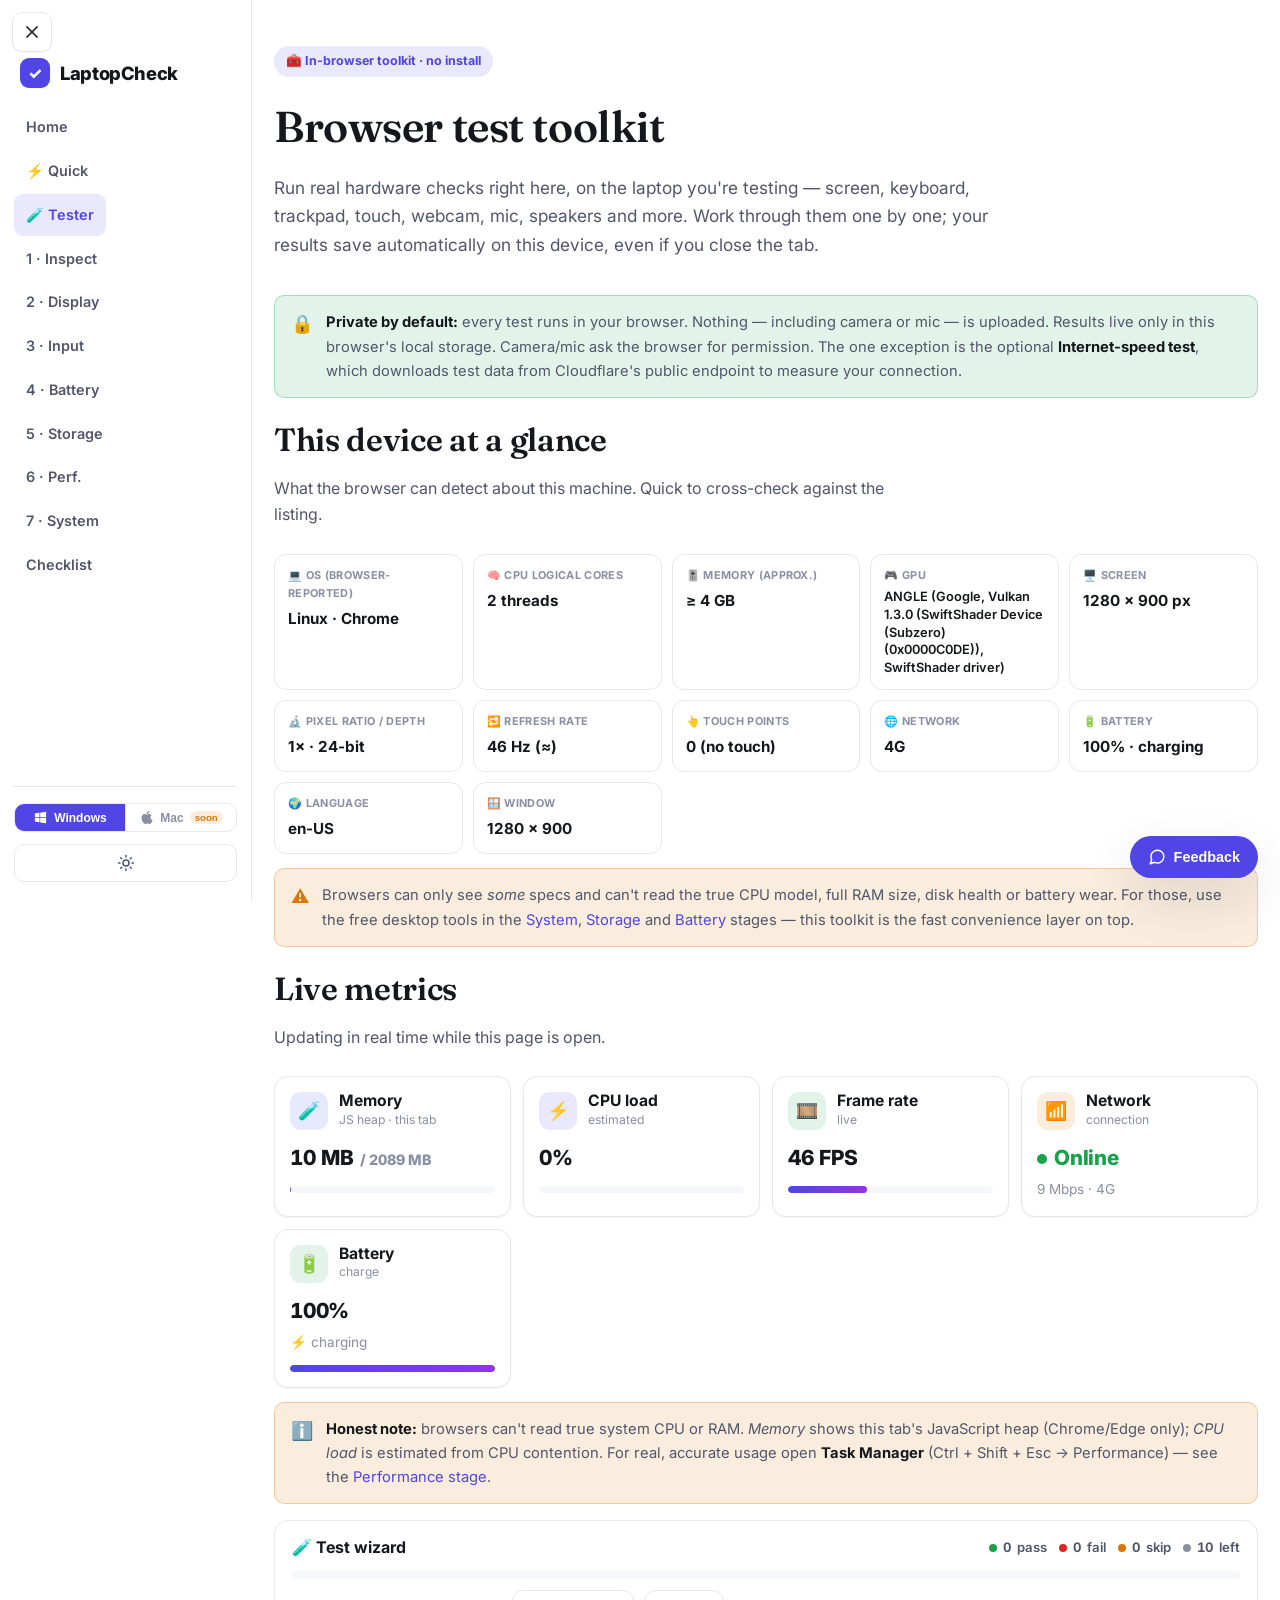
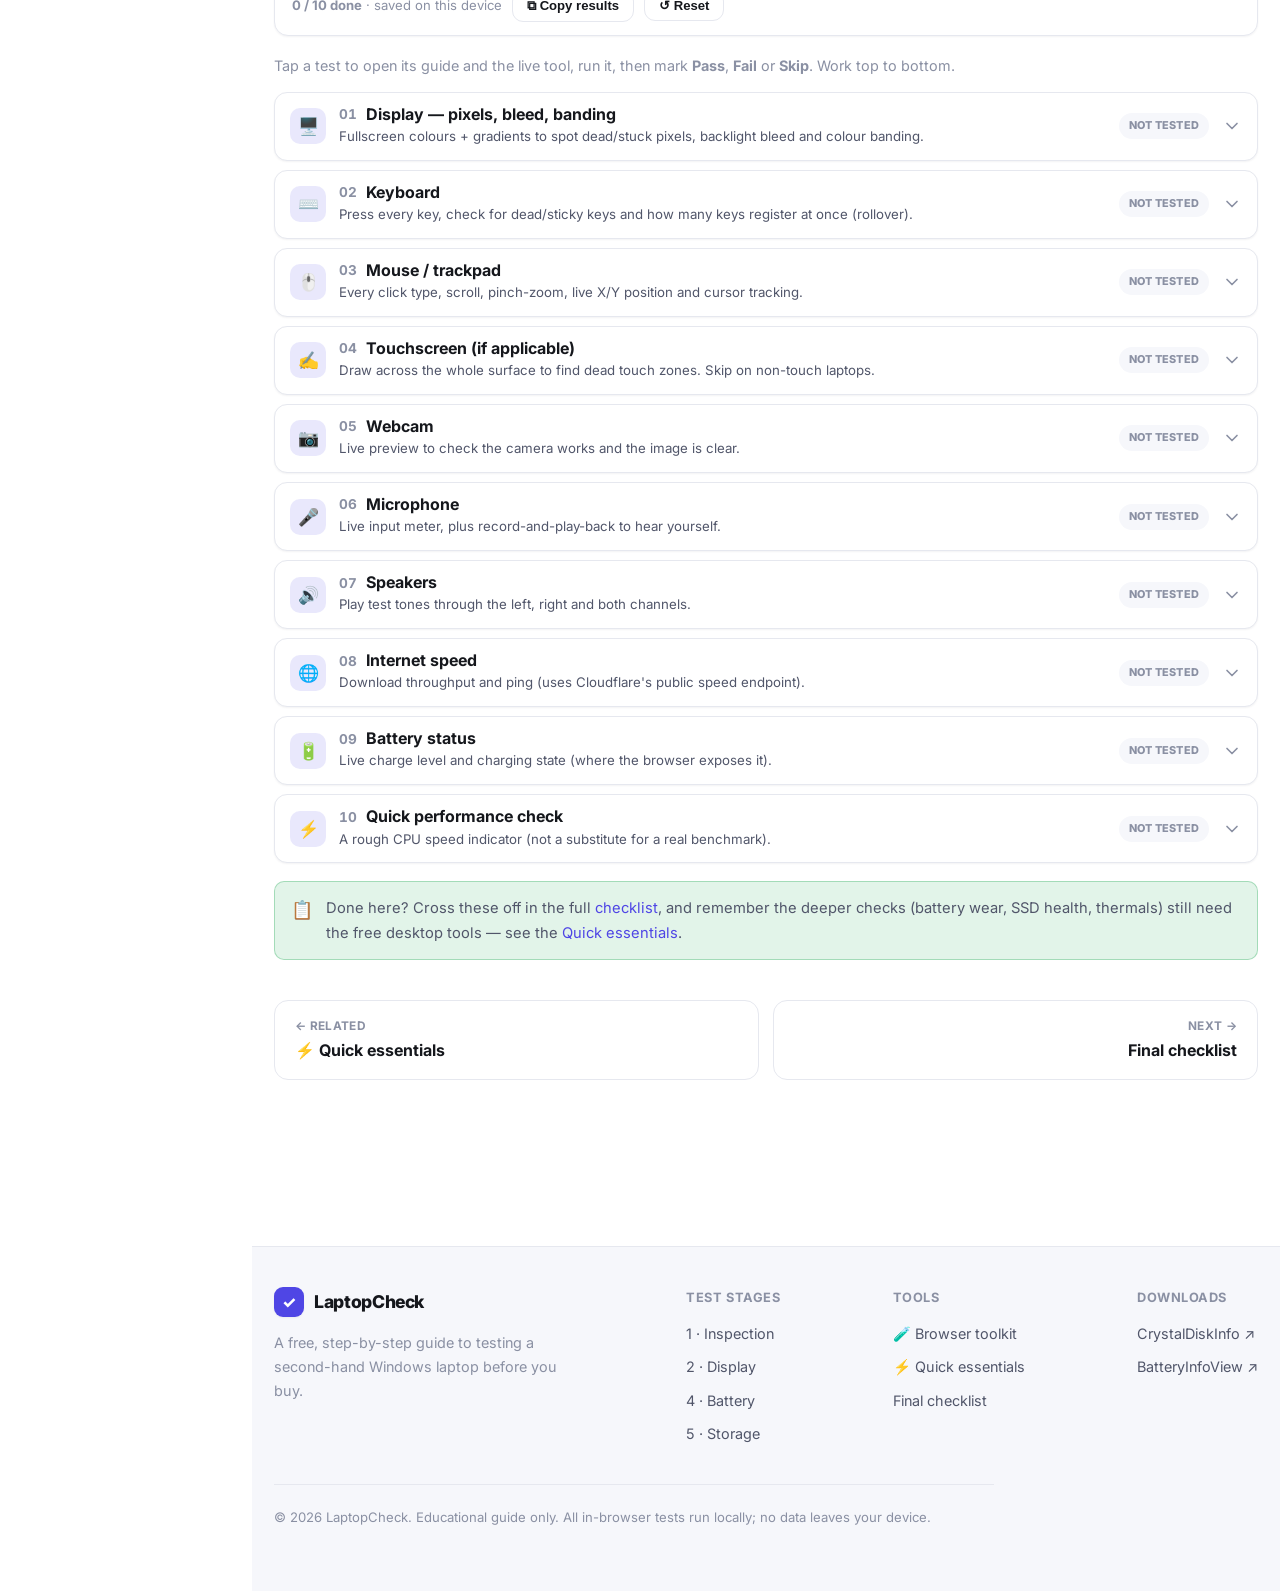
<file: tester.html>
<!DOCTYPE html>
<html lang="en" data-theme="light">
<head>
<meta charset="UTF-8">
<meta name="viewport" content="width=device-width, initial-scale=1.0">
<link rel="icon" href="favicon.ico" sizes="any">
<link rel="icon" href="assets/favicon.svg" type="image/svg+xml">
<link rel="apple-touch-icon" href="assets/apple-touch-icon.png">
<link rel="manifest" href="site.webmanifest">
<title>Online Laptop Testing Toolkit — Test a Used Laptop in Your Browser | LaptopCheck</title>
<meta name="description" content="Free online laptop testing software: test a used or refurbished laptop's screen, keyboard, trackpad, webcam, mic, speakers, battery and network speed in your browser. No install — results saved on your device.">
<link rel="preconnect" href="https://fonts.googleapis.com">
<link rel="preconnect" href="https://fonts.gstatic.com" crossorigin>
<link href="https://fonts.googleapis.com/css2?family=Fraunces:opsz,wght@9..144,400;9..144,500;9..144,600;9..144,700&family=Inter:wght@400;500;600;700;800&family=JetBrains+Mono:wght@400;500&display=swap" rel="stylesheet">
<link rel="canonical" href="https://laptopcheck.pages.dev/tester.html">
<meta name="robots" content="index, follow, max-image-preview:large, max-snippet:-1">
<meta name="keywords" content="online laptop testing, used laptop testing software, laptop test online, browser hardware test, dead pixel test online, keyboard test online, webcam mic test online">
<meta name="theme-color" content="#ffffff" media="(prefers-color-scheme: light)">
<meta name="theme-color" content="#0c0e14" media="(prefers-color-scheme: dark)">
<meta property="og:type" content="website">
<meta property="og:site_name" content="LaptopCheck">
<meta property="og:title" content="Online Laptop Testing Toolkit — test hardware in your browser">
<meta property="og:description" content="Free in-browser tests for screen, keyboard, trackpad, webcam, mic, speakers, battery and network speed. No install.">
<meta property="og:url" content="https://laptopcheck.pages.dev/tester.html">
<meta property="og:image" content="https://laptopcheck.pages.dev/assets/og-image.png">
<meta property="og:locale" content="en_US">
<meta name="twitter:card" content="summary_large_image">
<meta name="twitter:title" content="Online Laptop Testing Toolkit — LaptopCheck">
<meta name="twitter:description" content="Free in-browser laptop hardware tests. No install.">
<meta name="twitter:image" content="https://laptopcheck.pages.dev/assets/og-image.png">
<link rel="stylesheet" href="assets/style.css?v=6">
<link rel="stylesheet" href="assets/tester.css?v=6">
<script type="application/ld+json">
{
  "@context": "https://schema.org",
  "@type": "WebApplication",
  "name": "LaptopCheck Browser Test Toolkit",
  "url": "https://laptopcheck.pages.dev/tester.html",
  "applicationCategory": "UtilitiesApplication",
  "operatingSystem": "Any (web browser)",
  "browserRequirements": "Requires a modern web browser",
  "offers": { "@type": "Offer", "price": "0", "priceCurrency": "USD" },
  "description": "Free online toolkit to test a used or refurbished laptop's hardware in the browser: screen/dead-pixel, keyboard, trackpad, touch, webcam, microphone, speakers, internet speed, battery and live metrics. No install; results stay on your device.",
  "featureList": ["Dead pixel & screen test", "Keyboard test", "Trackpad / mouse test", "Touchscreen test", "Webcam test", "Microphone test", "Speaker test", "Internet speed test", "Battery status", "Live memory / CPU / FPS metrics"]
}
</script>
</head>
<body>

<header class="site-header">
  <div class="container nav">
    <a href="index.html" class="brand"><span class="logo">✓</span><span class="brand-text">LaptopCheck</span></a>
    <ul class="nav-links">
      <li><a href="index.html">Home</a></li>
      <li><a href="quick.html">⚡ Quick</a></li>
      <li><a href="inspection.html">1 · Inspect</a></li>
      <li><a href="display.html">2 · Display</a></li>
      <li><a href="input.html">3 · Input</a></li>
      <li><a href="battery.html">4 · Battery</a></li>
      <li><a href="storage.html">5 · Storage</a></li>
      <li><a href="performance.html">6 · Perf.</a></li>
      <li><a href="system.html">7 · System</a></li>
      <li><a href="checklist.html">Checklist</a></li>
    </ul>
    <div class="nav-tools">
      <button class="icon-btn theme-toggle" aria-label="Toggle dark mode" title="Toggle theme">
        <svg class="sun" viewBox="0 0 24 24" fill="none" stroke="currentColor" stroke-width="2" stroke-linecap="round" stroke-linejoin="round"><circle cx="12" cy="12" r="4"/><path d="M12 2v2M12 20v2M4.9 4.9l1.4 1.4M17.7 17.7l1.4 1.4M2 12h2M20 12h2M4.9 19.1l1.4-1.4M17.7 6.3l1.4-1.4"/></svg>
        <svg class="moon" viewBox="0 0 24 24" fill="none" stroke="currentColor" stroke-width="2" stroke-linecap="round" stroke-linejoin="round"><path d="M21 12.8A9 9 0 1 1 11.2 3a7 7 0 0 0 9.8 9.8z"/></svg>
      </button>
      <button class="icon-btn menu-btn" aria-label="Open menu">
        <svg viewBox="0 0 24 24" fill="none" stroke="currentColor" stroke-width="2" stroke-linecap="round"><line x1="3" y1="6" x2="21" y2="6"/><line x1="3" y1="12" x2="21" y2="12"/><line x1="3" y1="18" x2="21" y2="18"/></svg>
      </button>
    </div>
  </div>
</header>

<main>
<section class="page-intro">
  <div class="container">
    <span class="stepno">🧰 In-browser toolkit · no install</span>
    <h1>Browser test toolkit</h1>
    <p class="lede">Run real hardware checks right here, on the laptop you're testing — screen, keyboard, trackpad, touch, webcam, mic, speakers and more. Work through them one by one; your results save automatically on this device, even if you close the tab.</p>
  </div>
</section>

<section class="section" style="padding-top:14px;">
  <div class="container">

    <div class="callout tip reveal">
      <span class="ico">🔒</span>
      <p><strong>Private by default:</strong> every test runs in your browser. Nothing — including camera or mic — is uploaded. Results live only in this browser's local storage. Camera/mic ask the browser for permission. The one exception is the optional <strong>Internet-speed test</strong>, which downloads test data from Cloudflare's public endpoint to measure your connection.</p>
    </div>

    <!-- CONFIG -->
    <div class="section-head reveal" style="margin-top:10px;">
      <h2>This device at a glance</h2>
      <p>What the browser can detect about this machine. Quick to cross-check against the listing.</p>
    </div>
    <div id="config-grid" class="config-grid reveal"></div>
    <div class="callout warn reveal" style="margin-top:14px;">
      <span class="ico">⚠️</span>
      <p>Browsers can only see <em>some</em> specs and can't read the true CPU model, full RAM size, disk health or battery wear. For those, use the free desktop tools in the <a href="system.html#sysinfo">System</a>, <a href="storage.html">Storage</a> and <a href="battery.html">Battery</a> stages — this toolkit is the fast convenience layer on top.</p>
    </div>

    <!-- LIVE METRICS -->
    <div class="section-head reveal" style="margin-top:10px;">
      <h2>Live metrics</h2>
      <p>Updating in real time while this page is open.</p>
    </div>
    <div id="live-grid" class="live-grid reveal"></div>
    <div class="callout warn reveal" style="margin-top:14px;">
      <span class="ico">ℹ️</span>
      <p><strong>Honest note:</strong> browsers can't read true system CPU or RAM. <em>Memory</em> shows this tab's JavaScript heap (Chrome/Edge only); <em>CPU load</em> is estimated from CPU contention. For real, accurate usage open <strong>Task Manager</strong> (Ctrl + Shift + Esc → Performance) — see the <a href="performance.html">Performance stage</a>.</p>
    </div>

    <!-- SUMMARY -->
    <div class="summary reveal">
      <div class="summary-top">
        <h3>🧪 Test wizard</h3>
        <div class="summary-counts">
          <span class="sc"><span class="dotc pass"></span><b id="sc-pass">0</b> pass</span>
          <span class="sc"><span class="dotc fail"></span><b id="sc-fail">0</b> fail</span>
          <span class="sc"><span class="dotc skip"></span><b id="sc-skip">0</b> skip</span>
          <span class="sc"><span class="dotc pend"></span><b id="sc-pend">0</b> left</span>
        </div>
      </div>
      <div class="progress-bar"><div class="progress-fill" id="sum-fill"></div></div>
      <div class="summary-actions">
        <span class="muted" style="font-size:0.82rem;align-self:center;"><b id="sum-pct">0 / 0 done</b> · saved on this device</span>
        <button class="btn btn-ghost" id="btn-export" style="padding:7px 14px;font-size:0.82rem;">⧉ Copy results</button>
        <button class="btn btn-ghost" id="btn-reset" style="padding:7px 14px;font-size:0.82rem;">↺ Reset</button>
      </div>
    </div>

    <p class="muted reveal" style="font-size:0.9rem;margin:0 0 14px;">Tap a test to open its guide and the live tool, run it, then mark <strong>Pass</strong>, <strong>Fail</strong> or <strong>Skip</strong>. Work top to bottom.</p>

    <!-- TESTS (rendered by tester.js) -->
    <div id="test-list" class="reveal"></div>

    <div class="callout tip reveal" style="margin-top:18px;">
      <span class="ico">📋</span>
      <p>Done here? Cross these off in the full <a href="checklist.html">checklist</a>, and remember the deeper checks (battery wear, SSD health, thermals) still need the free desktop tools — see the <a href="quick.html">Quick essentials</a>.</p>
    </div>

    <div class="page-nav reveal">
      <a href="quick.html" class="prev"><span class="dir">← Related</span><span class="ttl">⚡ Quick essentials</span></a>
      <a href="checklist.html" class="next"><span class="dir">Next →</span><span class="ttl">Final checklist</span></a>
    </div>

  </div>
</section>
</main>

<footer class="site-footer">
  <div class="container">
    <div class="footer-grid">
      <div style="max-width:300px;">
        <a href="index.html" class="brand"><span class="logo">✓</span><span class="brand-text">LaptopCheck</span></a>
        <p class="muted" style="font-size:0.9rem;">A free, step-by-step guide to testing a second-hand Windows laptop before you buy.</p>
      </div>
      <div class="footer-col">
        <h4>Test stages</h4>
        <ul>
          <li><a href="inspection.html">1 · Inspection</a></li>
          <li><a href="display.html">2 · Display</a></li>
          <li><a href="battery.html">4 · Battery</a></li>
          <li><a href="storage.html">5 · Storage</a></li>
        </ul>
      </div>
      <div class="footer-col">
        <h4>Tools</h4>
        <ul>
          <li><a href="tester.html">🧪 Browser toolkit</a></li>
          <li><a href="quick.html">⚡ Quick essentials</a></li>
          <li><a href="checklist.html">Final checklist</a></li>
        </ul>
      </div>
      <div class="footer-col">
        <h4>Downloads</h4>
        <ul>
          <li><a href="https://crystalmark.info/en/software/crystaldiskinfo/" target="_blank" rel="noopener">CrystalDiskInfo ↗</a></li>
          <li><a href="https://www.nirsoft.net/utils/battery_information_view.html" target="_blank" rel="noopener">BatteryInfoView ↗</a></li>
        </ul>
      </div>
    </div>
    <p class="footer-note">© <span data-year>2026</span> LaptopCheck. Educational guide only. All in-browser tests run locally; no data leaves your device.</p>
  </div>
</footer>

<script src="assets/script.js?v=6"></script>
<script src="assets/tester.js?v=6"></script>
</body>
</html>
</file>
<file: assets/style.css>
/* ===========================================================
   LaptopCheck — shared stylesheet
   Modern, minimal, responsive. Light + dark theme.
   =========================================================== */
/* Fonts (Inter, JetBrains Mono, Fraunces) are loaded via <link> in each page's
   <head> for better Core Web Vitals — no render-blocking @import here. */

:root {
  --accent: #4f46e5;
  --accent-hover: #4338ca;
  --accent-soft: rgba(79, 70, 229, 0.12);

  --bg: #ffffff;
  --bg-soft: #f6f7fb;
  --bg-card: #ffffff;
  --bg-elevated: #ffffff;
  --border: #e6e8ef;
  --border-strong: #d3d7e3;

  --text: #15171c;
  --text-soft: #51566a;
  --text-muted: #8a90a3;

  --code-bg: #0f1117;
  --code-text: #e8eaf2;

  --green: #16a34a;
  --green-soft: rgba(22, 163, 74, 0.12);
  --amber: #d97706;
  --amber-soft: rgba(217, 119, 6, 0.13);
  --red: #dc2626;
  --red-soft: rgba(220, 38, 38, 0.12);

  --shadow-sm: 0 1px 2px rgba(16, 24, 40, 0.05);
  --shadow-md: 0 6px 24px rgba(16, 24, 40, 0.08);
  --shadow-lg: 0 20px 50px rgba(16, 24, 40, 0.12);

  --radius: 14px;
  --radius-sm: 10px;
  --radius-lg: 22px;
  --maxw: 1140px;
  --font-serif: "Fraunces", Georgia, "Times New Roman", serif;
  --header-h: 64px;
}

html[data-theme="dark"] {
  --accent: #7c83ff;
  --accent-hover: #9aa0ff;
  --accent-soft: rgba(124, 131, 255, 0.16);

  --bg: #0c0e14;
  --bg-soft: #12151d;
  --bg-card: #14171f;
  --bg-elevated: #181c25;
  --border: #242936;
  --border-strong: #313748;

  --text: #eef0f6;
  --text-soft: #b3b9ca;
  --text-muted: #7d8499;

  --code-bg: #060709;
  --code-text: #e8eaf2;

  --green: #4ade80;
  --green-soft: rgba(74, 222, 128, 0.14);
  --amber: #fbbf24;
  --amber-soft: rgba(251, 191, 36, 0.14);
  --red: #f87171;
  --red-soft: rgba(248, 113, 113, 0.14);

  --shadow-sm: 0 1px 2px rgba(0, 0, 0, 0.4);
  --shadow-md: 0 6px 24px rgba(0, 0, 0, 0.5);
  --shadow-lg: 0 20px 50px rgba(0, 0, 0, 0.6);
}

* { box-sizing: border-box; }

html { scroll-behavior: smooth; scroll-padding-top: calc(var(--header-h) + 16px); }

body {
  margin: 0;
  font-family: "Inter", -apple-system, BlinkMacSystemFont, "Segoe UI", Roboto, Helvetica, Arial, sans-serif;
  background: var(--bg);
  color: var(--text);
  line-height: 1.65;
  -webkit-font-smoothing: antialiased;
  transition: background 0.25s ease, color 0.25s ease;
}

a { color: var(--accent); text-decoration: none; }
a:hover { text-decoration: underline; }

img { max-width: 100%; }

.container { width: 100%; max-width: var(--maxw); margin: 0 auto; padding: 0 22px; }

/* ----------------------- Header / Nav ----------------------- */
.site-header {
  position: sticky;
  top: 0;
  z-index: 50;
  background: color-mix(in srgb, var(--bg) 82%, transparent);
  backdrop-filter: saturate(150%) blur(12px);
  -webkit-backdrop-filter: saturate(150%) blur(12px);
  border-bottom: 1px solid var(--border);
}
.nav {
  height: var(--header-h);
  display: flex;
  align-items: center;
  justify-content: space-between;
  gap: 12px;
}
.brand {
  display: flex;
  align-items: center;
  gap: 10px;
  font-weight: 800;
  letter-spacing: -0.02em;
  font-size: 1.1rem;
  color: var(--text);
}
.brand:hover { text-decoration: none; }
.brand .logo {
  width: 30px; height: 30px;
  display: grid; place-items: center;
  border-radius: 9px;
  background: var(--accent);
  color: #fff;
  font-size: 16px;
  box-shadow: var(--shadow-sm);
}
.brand small { color: var(--text-muted); font-weight: 600; font-size: 0.7rem; }

.nav-links {
  display: flex;
  align-items: center;
  gap: 3px;
  list-style: none;
  margin: 0;
  padding: 0;
}
.nav-links a {
  display: inline-block;
  padding: 7px 9px;
  border-radius: 9px;
  color: var(--text-soft);
  font-size: 0.83rem;
  font-weight: 600;
  white-space: nowrap;
}
.nav-links a:hover { background: var(--bg-soft); color: var(--text); text-decoration: none; }
.nav-links a.active { color: var(--accent); background: var(--accent-soft); }

.nav-tools { display: flex; align-items: center; gap: 8px; }

.icon-btn {
  width: 38px; height: 38px;
  display: grid; place-items: center;
  border: 1px solid var(--border);
  background: var(--bg-card);
  color: var(--text-soft);
  border-radius: 10px;
  cursor: pointer;
  transition: all 0.15s ease;
}
.icon-btn:hover { color: var(--text); border-color: var(--border-strong); }
.icon-btn svg { width: 18px; height: 18px; }
.theme-toggle .moon { display: none; }
html[data-theme="dark"] .theme-toggle .sun { display: none; }
html[data-theme="dark"] .theme-toggle .moon { display: block; }

.menu-btn { display: none; }

/* mobile menu */
@media (max-width: 1080px) {
  .menu-btn { display: grid; }
  .nav-links {
    position: fixed;
    top: var(--header-h);
    left: 0; right: 0;
    flex-direction: column;
    align-items: stretch;
    gap: 2px;
    background: var(--bg);
    border-bottom: 1px solid var(--border);
    padding: 12px 16px 18px;
    box-shadow: var(--shadow-md);
    transform: translateY(-12px);
    opacity: 0;
    pointer-events: none;
    transition: all 0.2s ease;
    max-height: calc(100vh - var(--header-h));
    overflow-y: auto;
  }
  .nav-links.open { transform: translateY(0); opacity: 1; pointer-events: auto; }
  .nav-links a { padding: 11px 12px; font-size: 0.95rem; }
}

/* ----------------------- Hero ----------------------- */
.hero {
  position: relative;
  padding: 72px 0 56px;
  text-align: center;
  overflow: hidden;
}
.hero::before {
  content: "";
  position: absolute;
  inset: 0;
  background:
    radial-gradient(60% 70% at 50% -10%, var(--accent-soft), transparent 70%);
  pointer-events: none;
}
.hero .container { position: relative; }
.eyebrow {
  display: inline-flex; align-items: center; gap: 7px;
  font-size: 0.78rem; font-weight: 700; letter-spacing: 0.02em;
  color: var(--accent);
  background: var(--accent-soft);
  padding: 6px 13px;
  border-radius: 999px;
  margin-bottom: 20px;
}
.hero h1 {
  font-size: clamp(2.1rem, 5.2vw, 3.5rem);
  line-height: 1.08;
  letter-spacing: -0.03em;
  margin: 0 0 18px;
  font-weight: 800;
}
.hero h1 .grad {
  background: linear-gradient(120deg, var(--accent), #9333ea);
  -webkit-background-clip: text; background-clip: text;
  -webkit-text-fill-color: transparent;
}
.hero p.lede {
  font-size: clamp(1.02rem, 2.2vw, 1.2rem);
  color: var(--text-soft);
  max-width: 640px;
  margin: 0 auto 30px;
}
.hero-actions { display: flex; gap: 12px; justify-content: center; flex-wrap: wrap; }

/* ----------------------- Buttons ----------------------- */
.btn {
  display: inline-flex; align-items: center; gap: 8px;
  padding: 12px 20px;
  border-radius: 11px;
  font-weight: 700; font-size: 0.92rem;
  cursor: pointer;
  border: 1px solid transparent;
  transition: all 0.16s ease;
}
.btn:hover { text-decoration: none; transform: translateY(-1px); }
.btn-primary { background: var(--accent); color: #fff; box-shadow: var(--shadow-sm); }
.btn-primary:hover { background: var(--accent-hover); color: #fff; }
.btn-ghost { background: var(--bg-card); color: var(--text); border-color: var(--border); }
.btn-ghost:hover { border-color: var(--border-strong); }
.btn svg { width: 17px; height: 17px; }

/* ----------------------- Sections ----------------------- */
main { padding-bottom: 80px; }
.section { padding: 46px 0; }
.section-head { margin-bottom: 26px; }
.section-head h2 {
  font-size: clamp(1.5rem, 3.4vw, 2rem);
  letter-spacing: -0.02em;
  margin: 0 0 8px;
  font-weight: 800;
}
.section-head p { color: var(--text-soft); margin: 0; max-width: 660px; }

/* page intro (interior pages) */
.page-intro { padding: 46px 0 6px; }
.page-intro .stepno {
  display: inline-block;
  font-size: 0.78rem; font-weight: 700;
  color: var(--accent);
  background: var(--accent-soft);
  padding: 5px 12px; border-radius: 999px;
  margin-bottom: 14px;
}
.page-intro h1 {
  font-size: clamp(1.9rem, 4.6vw, 2.7rem);
  letter-spacing: -0.03em;
  margin: 0 0 12px; font-weight: 800;
}
.page-intro p.lede { font-size: 1.08rem; color: var(--text-soft); max-width: 720px; margin: 0; }

/* ----------------------- Cards / grid ----------------------- */
.grid { display: grid; gap: 18px; }
.grid-2 { grid-template-columns: repeat(2, 1fr); }
.grid-3 { grid-template-columns: repeat(3, 1fr); }
.grid-4 { grid-template-columns: repeat(4, 1fr); }
@media (max-width: 880px) { .grid-3, .grid-4 { grid-template-columns: repeat(2, 1fr); } }
@media (max-width: 600px) { .grid-2, .grid-3, .grid-4 { grid-template-columns: 1fr; } }

.card {
  background: var(--bg-card);
  border: 1px solid var(--border);
  border-radius: var(--radius);
  padding: 22px;
  box-shadow: var(--shadow-sm);
  transition: border-color 0.15s ease, transform 0.15s ease, box-shadow 0.15s ease;
}
.card.hoverable:hover { transform: translateY(-3px); box-shadow: var(--shadow-md); border-color: var(--border-strong); }
.card h3 { margin: 0 0 8px; font-size: 1.08rem; letter-spacing: -0.01em; }
.card p { margin: 0; color: var(--text-soft); font-size: 0.94rem; }
.card .card-icon {
  width: 42px; height: 42px; border-radius: 11px;
  display: grid; place-items: center;
  background: var(--accent-soft); color: var(--accent);
  margin-bottom: 14px; font-size: 20px;
}

/* link card (home steps) */
.step-link {
  display: flex; flex-direction: column;
  text-decoration: none; color: inherit;
  position: relative;
}
.step-link:hover { text-decoration: none; }
.step-link .pill-row { display: flex; align-items: center; justify-content: space-between; margin-bottom: 12px; }
.step-badge {
  width: 34px; height: 34px; border-radius: 9px;
  background: var(--accent); color: #fff;
  display: grid; place-items: center; font-weight: 800; font-size: 0.92rem;
}
.arrow { color: var(--text-muted); transition: transform 0.15s ease, color 0.15s ease; }
.step-link:hover .arrow { transform: translateX(4px); color: var(--accent); }

/* ----------------------- Priority badges ----------------------- */
.prio {
  display: inline-flex; align-items: center; gap: 6px;
  font-size: 0.72rem; font-weight: 700; letter-spacing: 0.02em;
  padding: 4px 10px; border-radius: 999px;
  text-transform: uppercase;
}
.prio::before { content: ""; width: 7px; height: 7px; border-radius: 50%; background: currentColor; }
.prio.p1 { color: var(--red); background: var(--red-soft); }
.prio.p2 { color: var(--amber); background: var(--amber-soft); }
.prio.p3 { color: var(--text-muted); background: var(--bg-soft); }

/* ----------------------- Step blocks ----------------------- */
.step {
  position: relative;
  background: var(--bg-card);
  border: 1px solid var(--border);
  border-radius: var(--radius);
  padding: 24px 24px 22px;
  margin-bottom: 18px;
  box-shadow: var(--shadow-sm);
}
.step-header { display: flex; align-items: flex-start; gap: 14px; margin-bottom: 6px; }
.step-num {
  flex: 0 0 auto;
  width: 34px; height: 34px; border-radius: 50%;
  background: var(--accent-soft); color: var(--accent);
  display: grid; place-items: center; font-weight: 800; font-size: 0.95rem;
}
.step-title { flex: 1; }
.step-title h3 { margin: 0 0 4px; font-size: 1.16rem; letter-spacing: -0.01em; display: flex; align-items: center; gap: 10px; flex-wrap: wrap; }
.step-title .sub { color: var(--text-muted); font-size: 0.84rem; }
.step-body { padding-left: 48px; }
.step-body > *:first-child { margin-top: 8px; }
@media (max-width: 560px) { .step-body { padding-left: 0; } }

.step ul, .step ol { padding-left: 20px; margin: 10px 0; }
.step li { margin: 6px 0; color: var(--text-soft); }
.step li strong { color: var(--text); }

/* ----------------------- Code / command blocks ----------------------- */
.cmd {
  position: relative;
  background: var(--code-bg);
  border-radius: var(--radius-sm);
  margin: 14px 0;
  border: 1px solid rgba(255,255,255,0.06);
  overflow: hidden;
}
.cmd-head {
  display: flex; align-items: center; justify-content: space-between;
  padding: 8px 12px;
  border-bottom: 1px solid rgba(255,255,255,0.08);
  background: rgba(255,255,255,0.03);
}
.cmd-head .label {
  font-size: 0.72rem; font-weight: 700; letter-spacing: 0.04em;
  color: #9aa0b5; text-transform: uppercase;
  display: flex; align-items: center; gap: 7px;
}
.copy-btn {
  display: inline-flex; align-items: center; gap: 6px;
  background: rgba(255,255,255,0.07);
  color: #cfd3e0;
  border: none;
  padding: 5px 10px; border-radius: 7px;
  font-size: 0.74rem; font-weight: 600; cursor: pointer;
  transition: background 0.15s ease, color 0.15s ease;
}
.copy-btn:hover { background: rgba(255,255,255,0.14); color: #fff; }
.copy-btn.copied { background: var(--green); color: #fff; }
.copy-btn svg { width: 13px; height: 13px; }
.cmd pre {
  margin: 0; padding: 14px 16px;
  overflow-x: auto;
  font-family: "JetBrains Mono", ui-monospace, SFMono-Regular, Menlo, Consolas, monospace;
  font-size: 0.86rem; line-height: 1.6;
  color: var(--code-text);
}
.cmd pre code { color: var(--code-text); }
.cmd .prompt { color: #7c83ff; user-select: none; }
.cmd .comment { color: #6b7280; }

code.inline {
  background: var(--bg-soft);
  border: 1px solid var(--border);
  padding: 1px 7px;
  border-radius: 6px;
  font-family: "JetBrains Mono", ui-monospace, monospace;
  font-size: 0.84em;
  color: var(--text);
}

/* ----------------------- Callouts ----------------------- */
.callout {
  display: flex; gap: 13px;
  border-radius: var(--radius-sm);
  padding: 14px 16px;
  margin: 16px 0;
  border: 1px solid var(--border);
  background: var(--bg-soft);
  font-size: 0.92rem;
}
.callout .ico { flex: 0 0 auto; font-size: 18px; line-height: 1.5; }
.callout p { margin: 0; color: var(--text-soft); }
.callout strong { color: var(--text); }
.callout.tip { background: var(--green-soft); border-color: color-mix(in srgb, var(--green) 30%, transparent); }
.callout.warn { background: var(--amber-soft); border-color: color-mix(in srgb, var(--amber) 30%, transparent); }
.callout.danger { background: var(--red-soft); border-color: color-mix(in srgb, var(--red) 35%, transparent); }
.callout.tip .ico { color: var(--green); }
.callout.warn .ico { color: var(--amber); }
.callout.danger .ico { color: var(--red); }

/* good / bad result rows */
.verdict { display: flex; gap: 10px; align-items: flex-start; margin: 8px 0; font-size: 0.92rem; }
.verdict .mark { flex: 0 0 auto; font-weight: 800; width: 20px; }
.verdict.good .mark { color: var(--green); }
.verdict.bad .mark { color: var(--red); }
.verdict span:last-child { color: var(--text-soft); }
.verdict.good span:last-child strong, .verdict.bad span:last-child strong { color: var(--text); }

/* ----------------------- Tool cards ----------------------- */
.tool {
  display: flex; flex-direction: column;
  background: var(--bg-card);
  border: 1px solid var(--border);
  border-radius: var(--radius);
  padding: 20px;
  box-shadow: var(--shadow-sm);
  transition: transform 0.15s ease, box-shadow 0.15s ease, border-color 0.15s ease;
}
.tool:hover { transform: translateY(-3px); box-shadow: var(--shadow-md); border-color: var(--border-strong); }
.tool .tool-top { display: flex; align-items: center; gap: 12px; margin-bottom: 12px; }
.tool .tool-logo {
  width: 44px; height: 44px; border-radius: 11px;
  display: grid; place-items: center;
  font-size: 22px; font-weight: 800;
  background: var(--accent-soft); color: var(--accent);
}
.tool h3 { margin: 0; font-size: 1.05rem; }
.tool .meta { font-size: 0.76rem; color: var(--text-muted); font-weight: 600; }
.tool p { color: var(--text-soft); font-size: 0.9rem; margin: 0 0 16px; flex: 1; }
.tool .tags { display: flex; gap: 6px; flex-wrap: wrap; margin-bottom: 14px; }
.tag {
  font-size: 0.7rem; font-weight: 700; letter-spacing: 0.02em;
  padding: 3px 9px; border-radius: 999px;
  background: var(--bg-soft); color: var(--text-muted);
  border: 1px solid var(--border);
}
.tag.free { color: var(--green); background: var(--green-soft); border-color: transparent; }
.tag.builtin { color: var(--accent); background: var(--accent-soft); border-color: transparent; }

/* ----------------------- Table ----------------------- */
.table-wrap { overflow-x: auto; border: 1px solid var(--border); border-radius: var(--radius); margin: 16px 0; }
table { width: 100%; border-collapse: collapse; font-size: 0.9rem; min-width: 460px; }
th, td { text-align: left; padding: 12px 14px; border-bottom: 1px solid var(--border); }
th { background: var(--bg-soft); font-weight: 700; color: var(--text); font-size: 0.82rem; text-transform: uppercase; letter-spacing: 0.02em; }
td { color: var(--text-soft); }
tr:last-child td { border-bottom: none; }

/* ----------------------- Checklist ----------------------- */
.progress-wrap {
  position: sticky; top: calc(var(--header-h) + 10px);
  background: var(--bg-card);
  border: 1px solid var(--border);
  border-radius: var(--radius);
  padding: 18px 20px;
  box-shadow: var(--shadow-sm);
  margin-bottom: 26px;
  z-index: 10;
}
.progress-top { display: flex; align-items: center; justify-content: space-between; margin-bottom: 12px; gap: 12px; flex-wrap: wrap; }
.progress-top h3 { margin: 0; font-size: 1.05rem; }
.progress-stats { font-size: 0.86rem; color: var(--text-soft); font-weight: 600; }
.progress-bar { height: 10px; background: var(--bg-soft); border-radius: 999px; overflow: hidden; }
.progress-fill { height: 100%; width: 0%; background: linear-gradient(90deg, var(--accent), #9333ea); border-radius: 999px; transition: width 0.35s ease; }
.progress-actions { margin-top: 12px; display: flex; gap: 10px; flex-wrap: wrap; }
.link-btn { background: none; border: none; color: var(--accent); font-weight: 600; font-size: 0.84rem; cursor: pointer; padding: 0; }
.link-btn:hover { text-decoration: underline; }

.check-group { margin-bottom: 26px; }
.check-group-title {
  display: flex; align-items: center; gap: 10px;
  font-size: 1.1rem; font-weight: 800; letter-spacing: -0.01em;
  margin: 0 0 12px;
}
.check-item {
  display: flex; align-items: flex-start; gap: 12px; justify-content: space-between;
  background: var(--bg-card);
  border: 1px solid var(--border);
  border-radius: var(--radius-sm);
  padding: 13px 16px;
  margin-bottom: 8px;
  transition: border-color 0.15s ease, background 0.15s ease;
}
.check-item:hover { border-color: var(--border-strong); }
.ci-main { display: flex; align-items: flex-start; gap: 13px; flex: 1; min-width: 0; cursor: pointer; }
.ci-guide {
  flex: 0 0 auto; align-self: center;
  font-size: 0.76rem; font-weight: 700; color: var(--accent);
  white-space: nowrap; padding: 5px 11px;
  border: 1px solid var(--border); border-radius: 8px; text-decoration: none;
  transition: background 0.15s ease, border-color 0.15s ease;
}
.ci-guide:hover { background: var(--accent-soft); border-color: var(--accent); text-decoration: none; }
.check-item input { display: none; }
.check-item .box {
  flex: 0 0 auto;
  width: 22px; height: 22px;
  border: 2px solid var(--border-strong);
  border-radius: 6px;
  display: grid; place-items: center;
  margin-top: 1px;
  transition: all 0.15s ease;
}
.check-item .box svg { width: 14px; height: 14px; color: #fff; opacity: 0; transform: scale(0.6); transition: all 0.15s ease; }
.check-item input:checked ~ .box { background: var(--accent); border-color: var(--accent); }
.check-item input:checked ~ .box svg { opacity: 1; transform: scale(1); }
.check-item .ci-text { flex: 1; }
.check-item .ci-text .ci-title { font-weight: 600; color: var(--text); font-size: 0.95rem; }
.check-item input:checked ~ .ci-text .ci-title { color: var(--text-muted); text-decoration: line-through; }
.check-item .ci-text .ci-desc { font-size: 0.83rem; color: var(--text-muted); margin-top: 2px; }

/* ----------------------- TOC / quicknav (interior) ----------------------- */
.quicknav {
  display: flex; flex-wrap: wrap; gap: 8px;
  margin: 22px 0 6px;
}
.quicknav a {
  font-size: 0.82rem; font-weight: 600;
  padding: 6px 13px; border-radius: 999px;
  background: var(--bg-soft); color: var(--text-soft);
  border: 1px solid var(--border);
}
.quicknav a:hover { color: var(--accent); border-color: var(--accent); text-decoration: none; }

/* page nav (prev/next) */
.page-nav { display: flex; justify-content: space-between; gap: 14px; margin-top: 40px; flex-wrap: wrap; }
.page-nav a {
  flex: 1 1 220px;
  display: flex; flex-direction: column;
  background: var(--bg-card);
  border: 1px solid var(--border);
  border-radius: var(--radius);
  padding: 16px 20px;
  transition: border-color 0.15s ease, transform 0.15s ease;
}
.page-nav a:hover { border-color: var(--accent); transform: translateY(-2px); text-decoration: none; }
.page-nav a.next { text-align: right; align-items: flex-end; }
.page-nav .dir { font-size: 0.74rem; color: var(--text-muted); font-weight: 700; text-transform: uppercase; letter-spacing: 0.03em; }
.page-nav .ttl { font-weight: 700; color: var(--text); }

/* ----------------------- Stats strip ----------------------- */
.stats { display: flex; flex-wrap: wrap; gap: 14px; justify-content: center; margin-top: 30px; }
.stat {
  background: var(--bg-card);
  border: 1px solid var(--border);
  border-radius: var(--radius);
  padding: 14px 22px;
  text-align: center; min-width: 130px;
  box-shadow: var(--shadow-sm);
}
.stat .num { font-size: 1.6rem; font-weight: 800; letter-spacing: -0.02em; color: var(--text); }
.stat .lbl { font-size: 0.8rem; color: var(--text-muted); font-weight: 600; }

/* ----------------------- Footer ----------------------- */
.site-footer {
  border-top: 1px solid var(--border);
  background: var(--bg-soft);
  padding: 40px 0 50px;
  margin-top: 40px;
}
.footer-grid { display: flex; justify-content: space-between; gap: 30px; flex-wrap: wrap; }
.footer-grid .brand { margin-bottom: 10px; }
.footer-col h4 { font-size: 0.8rem; text-transform: uppercase; letter-spacing: 0.04em; color: var(--text-muted); margin: 0 0 12px; }
.footer-col ul { list-style: none; padding: 0; margin: 0; }
.footer-col li { margin: 7px 0; }
.footer-col a { color: var(--text-soft); font-size: 0.9rem; }
.footer-col a:hover { color: var(--accent); }
.footer-note { margin-top: 30px; padding-top: 22px; border-top: 1px solid var(--border); color: var(--text-muted); font-size: 0.82rem; max-width: 720px; }

/* utility */
.mt-0 { margin-top: 0; }
.center { text-align: center; }
.muted { color: var(--text-muted); }
.divider { height: 1px; background: var(--border); border: none; margin: 34px 0; }
.lead-list { list-style: none; padding: 0; margin: 16px 0; }
.lead-list li { display: flex; gap: 10px; padding: 7px 0; color: var(--text-soft); align-items: flex-start; }
.lead-list li svg { flex: 0 0 auto; width: 18px; height: 18px; color: var(--accent); margin-top: 3px; }

/* fade-in on load */
.reveal { opacity: 0; transform: translateY(14px); transition: opacity 0.5s ease, transform 0.5s ease; }
.reveal.in { opacity: 1; transform: none; }
@media (prefers-reduced-motion: reduce) {
  .reveal { opacity: 1; transform: none; transition: none; }
  html { scroll-behavior: auto; }
}

/* ===========================================================
   v2 additions — time estimates, technical/general split,
   quick-essentials page, legend
   =========================================================== */

/* time pill in page intro */
.timepill {
  display: inline-flex; align-items: center; gap: 7px;
  font-size: 0.8rem; font-weight: 700;
  color: var(--accent); background: var(--accent-soft);
  padding: 5px 13px; border-radius: 999px; margin-left: 8px;
}

/* per-stage meta bar (Technical vs General + times) */
.stage-meta {
  background: var(--bg-card);
  border: 1px solid var(--border);
  border-radius: var(--radius);
  padding: 18px 20px;
  margin: 22px 0 8px;
  box-shadow: var(--shadow-sm);
}
.stage-meta .sm-total {
  display: inline-flex; align-items: center; gap: 8px;
  font-weight: 800; font-size: 0.92rem;
  color: var(--accent); background: var(--accent-soft);
  padding: 7px 15px; border-radius: 999px; margin-bottom: 16px;
}
.sm-cols { display: grid; grid-template-columns: 1fr 1fr; gap: 22px; }
@media (max-width: 620px) { .sm-cols { grid-template-columns: 1fr; gap: 14px; } }
.sm-col h4 {
  margin: 0 0 8px; font-size: 0.82rem; text-transform: uppercase; letter-spacing: 0.03em;
  display: flex; align-items: center; gap: 7px;
}
.sm-col.tech h4 { color: var(--accent); }
.sm-col.gen h4 { color: var(--green); }
.sm-col ul { list-style: none; margin: 0; padding: 0; }
.sm-col li {
  display: flex; justify-content: space-between; gap: 12px;
  padding: 6px 0; border-bottom: 1px dashed var(--border);
  font-size: 0.88rem; color: var(--text-soft);
}
.sm-col li:last-child { border-bottom: none; }
.sm-col li b { color: var(--text); font-variant-numeric: tabular-nums; white-space: nowrap; }

/* legend (home) */
.legend { display: flex; gap: 22px; flex-wrap: wrap; margin-top: 8px; }
.legend span { display: inline-flex; align-items: center; gap: 8px; font-size: 0.9rem; color: var(--text-soft); font-weight: 600; }
.legend .dot { width: 13px; height: 13px; border-radius: 4px; flex: 0 0 auto; }
.legend .dot.tech { background: var(--accent); }
.legend .dot.gen { background: var(--green); }

/* step header time/type chips */
.chip { display: inline-flex; align-items: center; gap: 5px; font-size: 0.7rem; font-weight: 700; padding: 3px 9px; border-radius: 999px; letter-spacing: 0.01em; }
.chip.tech { background: var(--accent-soft); color: var(--accent); }
.chip.gen { background: var(--green-soft); color: var(--green); }
.chip.time { background: var(--bg-soft); color: var(--text-soft); border: 1px solid var(--border); }

/* section bands (quick page) */
.section-band { display: flex; align-items: center; gap: 14px; margin: 34px 0 16px; }
.section-band .sb-icon { width: 44px; height: 44px; border-radius: 12px; display: grid; place-items: center; font-size: 22px; flex: 0 0 auto; }
.section-band.tech .sb-icon { background: var(--accent-soft); color: var(--accent); }
.section-band.gen .sb-icon { background: var(--green-soft); color: var(--green); }
.section-band h2 { margin: 0; font-size: 1.35rem; letter-spacing: -0.01em; }
.section-band p { margin: 2px 0 0; font-size: 0.85rem; color: var(--text-muted); }

/* quick step rows */
.quick-step {
  display: flex; gap: 15px; align-items: flex-start;
  background: var(--bg-card); border: 1px solid var(--border);
  border-radius: var(--radius); padding: 15px 18px; margin-bottom: 10px;
  transition: border-color 0.15s ease;
}
.quick-step:hover { border-color: var(--border-strong); }
.quick-step .qn { flex: 0 0 auto; width: 30px; height: 30px; border-radius: 8px; display: grid; place-items: center; font-weight: 800; font-size: 0.9rem; color: #fff; }
.quick-step.tech .qn { background: var(--accent); }
.quick-step.gen .qn { background: var(--green); }
.quick-step .qbody { flex: 1; min-width: 0; }
.quick-step .qbody h4 { margin: 0 0 4px; font-size: 1rem; }
.quick-step .qbody p { margin: 0; font-size: 0.88rem; color: var(--text-soft); }
.quick-step .qbody p code.inline { font-size: 0.82em; }
.quick-step .qtime { flex: 0 0 auto; font-weight: 700; font-size: 0.78rem; padding: 4px 11px; border-radius: 999px; white-space: nowrap; }
.quick-step.tech .qtime { color: var(--accent); background: var(--accent-soft); }
.quick-step.gen .qtime { color: var(--green); background: var(--green-soft); }

/* total time banner */
.total-bar {
  display: flex; align-items: center; justify-content: center; gap: 12px; flex-wrap: wrap;
  background: linear-gradient(120deg, var(--accent), #9333ea); color: #fff;
  border-radius: var(--radius); padding: 18px 22px; margin: 6px 0 10px;
  font-weight: 700; font-size: 1.05rem; box-shadow: var(--shadow-md); text-align: center;
}
.total-bar .tb-num { font-size: 1.5rem; font-weight: 800; }

/* inline copy-mini for quick page commands */
.cmd-mini {
  display: flex; align-items: center; justify-content: space-between; gap: 10px;
  background: var(--code-bg); border-radius: 8px; padding: 7px 10px; margin: 8px 0 0;
  font-family: "JetBrains Mono", ui-monospace, monospace; font-size: 0.82rem; color: var(--code-text);
}
.cmd-mini code { color: var(--code-text); overflow-x: auto; }
.cmd-mini .copy-btn { padding: 4px 9px; }

/* ===========================================================
   v3 additions — collapsible detail, link highlight, timer,
   fine print, honest-note card
   =========================================================== */

/* collapsible "more detail" — progressive disclosure */
details.more {
  border: 1px solid var(--border);
  border-radius: var(--radius-sm);
  background: var(--bg-soft);
  margin: 14px 0;
  overflow: hidden;
}
details.more > summary {
  cursor: pointer; padding: 11px 15px;
  font-weight: 700; font-size: 0.88rem; color: var(--accent);
  list-style: none; display: flex; align-items: center; gap: 8px;
  user-select: none;
}
details.more > summary::-webkit-details-marker { display: none; }
details.more > summary::before { content: "＋"; font-weight: 800; font-size: 0.95rem; }
details.more[open] > summary::before { content: "－"; }
details.more > summary:hover { background: var(--accent-soft); }
details.more .more-body { padding: 2px 16px 15px; font-size: 0.9rem; color: var(--text-soft); }
details.more .more-body > *:first-child { margin-top: 6px; }
details.more .more-body ul { margin: 8px 0; padding-left: 20px; }
details.more .more-body li { margin: 5px 0; }

/* fine print */
.fineprint { font-size: 0.82rem; color: var(--text-muted); }

/* :target highlight for direct/deep links */
.step:target, .quick-step:target, .check-group:target, .card:target {
  animation: lc-flash 2.2s ease 1;
  border-color: var(--accent);
}
@keyframes lc-flash {
  0%   { box-shadow: 0 0 0 3px var(--accent); }
  60%  { box-shadow: 0 0 0 3px var(--accent); }
  100% { box-shadow: 0 0 0 0 rgba(0,0,0,0); }
}

/* time-spent timer */
.timer { display: inline-flex; align-items: center; gap: 8px; font-size: 0.84rem; font-weight: 600; color: var(--text-soft); }
.timer .timer-label { color: var(--text-muted); }
.timer-display {
  font-variant-numeric: tabular-nums;
  background: var(--bg-soft); border: 1px solid var(--border);
  padding: 4px 10px; border-radius: 8px; color: var(--text); font-weight: 700; min-width: 56px; text-align: center;
}

/* honest-expectations note */
.honest {
  border: 1px dashed var(--border-strong);
  border-radius: var(--radius);
  padding: 18px 20px; margin: 22px 0;
  background: var(--bg-card);
}
.honest h3 { margin: 0 0 8px; font-size: 1.05rem; display: flex; align-items: center; gap: 9px; }
.honest p { margin: 0 0 8px; color: var(--text-soft); font-size: 0.93rem; }
.honest p:last-child { margin-bottom: 0; }

/* ===========================================================
   v4 additions — OS switch, feedback widget, toast, deal note
   =========================================================== */

/* OS switcher in nav */
.os-switch { display: inline-flex; border: 1px solid var(--border); border-radius: 10px; overflow: hidden; background: var(--bg-card); }
.os-switch button {
  display: inline-flex; align-items: center; gap: 6px;
  padding: 6px 8px; background: none; border: none; cursor: pointer;
  font-size: 0.75rem; font-weight: 700; color: var(--text-soft);
}
.os-switch button + button { border-left: 1px solid var(--border); }
.os-switch button.active { background: var(--accent); color: #fff; cursor: default; }
.os-switch button.soon { color: var(--text-muted); }
.os-switch button.soon:hover { background: var(--bg-soft); }
.os-switch button svg { width: 15px; height: 15px; }
.os-switch .soon-tag { font-size: 0.6rem; background: var(--amber-soft); color: var(--amber); padding: 1px 5px; border-radius: 999px; font-weight: 800; }
@media (max-width: 600px) { .os-switch .os-label { display: none; } .os-switch .soon-tag { display: none; } }

/* toast */
.toast {
  position: fixed; bottom: 26px; left: 50%;
  transform: translateX(-50%) translateY(20px);
  background: var(--text); color: var(--bg);
  padding: 12px 20px; border-radius: 12px;
  font-size: 0.9rem; font-weight: 600; max-width: 90vw;
  box-shadow: var(--shadow-lg); opacity: 0; pointer-events: none;
  transition: all 0.3s ease; z-index: 300; text-align: center;
}
.toast.show { opacity: 1; transform: translateX(-50%) translateY(0); }

/* feedback floating button */
.fab-feedback {
  position: fixed; bottom: 22px; right: 22px; z-index: 150;
  display: inline-flex; align-items: center; gap: 8px;
  padding: 12px 18px; border-radius: 999px;
  background: var(--accent); color: #fff; border: none;
  font-weight: 700; font-size: 0.9rem; cursor: pointer;
  box-shadow: var(--shadow-lg); transition: transform 0.15s ease, background 0.15s ease;
}
.fab-feedback:hover { transform: translateY(-2px); background: var(--accent-hover); }
.fab-feedback svg { width: 18px; height: 18px; }
@media (max-width: 600px) { .fab-feedback .fab-label { display: none; } .fab-feedback { padding: 13px; bottom: 18px; right: 18px; } }

/* modal */
.modal-overlay {
  position: fixed; inset: 0; background: rgba(0,0,0,0.5);
  display: flex; align-items: center; justify-content: center; padding: 20px;
  z-index: 300; opacity: 0; pointer-events: none; transition: opacity 0.2s ease;
}
.modal-overlay.open { opacity: 1; pointer-events: auto; }
.modal {
  background: var(--bg-card); border: 1px solid var(--border);
  border-radius: var(--radius-lg); padding: 24px; max-width: 440px; width: 100%;
  box-shadow: var(--shadow-lg); transform: translateY(12px); transition: transform 0.2s ease;
  max-height: 90vh; overflow: auto;
}
.modal-overlay.open .modal { transform: none; }
.modal h3 { margin: 0 0 4px; font-size: 1.2rem; }
.modal p.sub { margin: 0 0 4px; color: var(--text-soft); font-size: 0.9rem; }
.modal label { display: block; font-size: 0.8rem; font-weight: 700; margin: 14px 0 5px; color: var(--text); }
.modal select, .modal textarea, .modal input[type=email] {
  width: 100%; padding: 10px 12px; border: 1px solid var(--border);
  border-radius: 10px; background: var(--bg); color: var(--text);
  font-family: inherit; font-size: 0.9rem;
}
.modal select:focus, .modal textarea:focus, .modal input:focus { outline: 2px solid var(--accent); border-color: var(--accent); }
.modal textarea { min-height: 96px; resize: vertical; }
.modal-actions { display: flex; gap: 10px; margin-top: 18px; justify-content: flex-end; }
.modal .thanks { text-align: center; padding: 12px 0; }
.modal .thanks .big { font-size: 2.6rem; line-height: 1; margin-bottom: 6px; }
.modal .demo-note { margin-top: 14px; font-size: 0.75rem; color: var(--text-muted); }

/* negotiation-lever callout */
.callout.deal { background: var(--green-soft); border-color: color-mix(in srgb, var(--green) 30%, transparent); }
.callout.deal .ico { color: var(--green); }

/* ===========================================================
   v5 — editorial serif headings + book-style table of contents
   =========================================================== */
.hero h1, .page-intro h1, .section-head h2, .toc-section h2 {
  font-family: var(--font-serif);
  font-weight: 600;
  letter-spacing: -0.01em;
}

/* table of contents (book style, inspired by editorial TOCs) */
.toc { margin-top: 10px; }
.toc-group { padding: 26px 0; border-top: 1px solid var(--border); }
.toc-group:first-child { border-top: none; padding-top: 6px; }
.toc-group-head { display: flex; align-items: baseline; gap: 14px; margin-bottom: 12px; }
.toc-roman { font-family: var(--font-serif); font-size: 1.05rem; color: var(--text-muted); flex: 0 0 auto; min-width: 22px; }
.toc-group-head .tg-text h3 { font-family: var(--font-serif); font-size: 1.4rem; font-weight: 600; margin: 0 0 3px; letter-spacing: -0.01em; }
.toc-group-head .tg-text p { margin: 0; color: var(--text-muted); font-size: 0.9rem; }
.toc-list { padding-left: 30px; border-left: 1px solid var(--border); margin-left: 11px; }
.toc-row { display: flex; align-items: center; gap: 16px; padding: 14px 8px 14px 4px; border-bottom: 1px solid var(--border); text-decoration: none; color: inherit; transition: padding-left .15s ease; }
.toc-row:last-child { border-bottom: none; }
.toc-row:hover { padding-left: 14px; text-decoration: none; background: linear-gradient(90deg, var(--accent-soft), transparent); }
.toc-num { font-variant-numeric: tabular-nums; color: var(--text-muted); font-size: 0.82rem; flex: 0 0 auto; min-width: 22px; }
.toc-row .toc-title { font-weight: 600; font-size: 1.05rem; color: var(--text); flex: 0 0 auto; }
.toc-row:hover .toc-title { color: var(--accent); }
.toc-row .toc-desc { color: var(--text-muted); font-size: 0.85rem; flex: 1; }
.toc-meta { color: var(--text-muted); font-size: 0.82rem; white-space: nowrap; flex: 0 0 auto; font-variant-numeric: tabular-nums; }
.toc-row .arrow { flex: 0 0 auto; color: var(--text-muted); opacity: 0; transition: opacity .15s ease, transform .15s ease; }
.toc-row:hover .arrow { opacity: 1; transform: translateX(3px); color: var(--accent); }
@media (max-width: 680px) {
  .toc-list { padding-left: 14px; margin-left: 6px; }
  .toc-row { flex-wrap: wrap; gap: 6px 14px; }
  .toc-row .toc-desc { flex: 1 1 100%; order: 3; padding-left: 38px; }
  .toc-row .arrow { display: none; }
}

/* ===========================================================
   v6 — left collapsible sidebar navigation
   =========================================================== */
:root { --sidebar-w: 252px; }
html { scroll-padding-top: 24px; }

.site-header {
  position: fixed; top: 0; left: 0; bottom: 0; width: var(--sidebar-w);
  border-right: 1px solid var(--border); border-bottom: none;
  background: var(--bg); backdrop-filter: none; -webkit-backdrop-filter: none;
  display: flex; flex-direction: column; z-index: 60;
  overflow-y: auto; transition: transform 0.25s ease;
}
.site-header .nav {
  flex-direction: column; align-items: stretch; justify-content: flex-start;
  height: auto; gap: 0; padding: 58px 14px 18px; flex: 1;
}
.site-header .brand { margin: 0 0 18px; padding: 0 6px; font-size: 1.15rem; }
.site-header .nav-links {
  position: static; flex-direction: column; align-items: stretch; gap: 2px;
  flex: 1 1 auto; transform: none; opacity: 1; pointer-events: auto;
  background: none; box-shadow: none; border: none; padding: 0;
  max-height: none; overflow: visible;
}
.site-header .nav-links a { padding: 9px 12px; font-size: 0.9rem; border-radius: 9px; white-space: nowrap; }
.site-header .nav-tools {
  flex-direction: column; align-items: stretch; gap: 12px;
  padding-top: 16px; margin-top: 14px; border-top: 1px solid var(--border);
}
.site-header .os-switch { width: 100%; }
.site-header .os-switch button { flex: 1; justify-content: center; }
.site-header .theme-toggle { width: 100%; }
.menu-btn { display: none !important; }

main, .site-footer { margin-left: var(--sidebar-w); transition: margin-left 0.25s ease; }

/* nav toggle button (open / close) */
.nav-toggle {
  position: fixed; top: 12px; left: 12px; z-index: 80;
  width: 40px; height: 40px; display: grid; place-items: center;
  border: 1px solid var(--border); background: var(--bg-card); color: var(--text);
  border-radius: 10px; cursor: pointer; box-shadow: var(--shadow-sm);
  transition: border-color 0.15s ease;
}
.nav-toggle:hover { border-color: var(--border-strong); }
.nav-toggle svg { width: 20px; height: 20px; }
.nav-toggle .ic-open { display: none; }
.nav-toggle .ic-close { display: block; }
html.nav-closed .nav-toggle .ic-open { display: block; }
html.nav-closed .nav-toggle .ic-close { display: none; }

/* mobile overlay backdrop */
.nav-backdrop { position: fixed; inset: 0; background: rgba(0,0,0,0.45); z-index: 55; opacity: 0; pointer-events: none; transition: opacity 0.25s ease; }

/* closed state */
html.nav-closed .site-header { transform: translateX(-100%); }
html.nav-closed main, html.nav-closed .site-footer { margin-left: 0; }

/* sticky offsets (no top bar anymore) */
.progress-wrap { top: 14px; }

@media (max-width: 1024px) {
  main, .site-footer { margin-left: 0; }
  .site-header { box-shadow: var(--shadow-lg); }
  html:not(.nav-closed) .nav-backdrop { opacity: 1; pointer-events: auto; }
}
</file>
<file: assets/tester.css>
/* ===========================================================
   LaptopCheck — in-browser test toolkit styles (compact, pro)
   Loaded on tester.html, on top of style.css
   =========================================================== */

/* ---- config panel ---- */
.config-grid { display: grid; grid-template-columns: repeat(auto-fill, minmax(158px, 1fr)); gap: 10px; margin: 6px 0; }
.config-card { background: var(--bg-card); border: 1px solid var(--border); border-radius: 12px; padding: 12px 13px; }
.config-card .ck { font-size: 0.68rem; text-transform: uppercase; letter-spacing: 0.03em; color: var(--text-muted); font-weight: 700; }
.config-card .cv { font-size: 0.95rem; font-weight: 700; color: var(--text); margin-top: 3px; word-break: break-word; }
.config-card .cv.sm { font-size: 0.8rem; font-weight: 600; line-height: 1.4; }

/* ---- live metrics ---- */
.live-grid { display: grid; grid-template-columns: repeat(auto-fill, minmax(196px, 1fr)); gap: 12px; margin: 6px 0; }
.live-card { background: var(--bg-card); border: 1px solid var(--border); border-radius: 14px; padding: 15px; box-shadow: var(--shadow-sm); }
.live-head { display: flex; align-items: center; gap: 11px; margin-bottom: 11px; }
.live-ico { width: 38px; height: 38px; border-radius: 11px; display: grid; place-items: center; font-size: 18px; flex: 0 0 auto; }
.live-ico.mem { background: rgba(124,131,255,.18); }
.live-ico.cpu { background: var(--accent-soft); }
.live-ico.fps { background: var(--green-soft); }
.live-ico.net { background: var(--amber-soft); }
.live-ico.bat { background: var(--green-soft); }
.live-title { font-weight: 700; font-size: 0.98rem; color: var(--text); line-height: 1.1; }
.live-sub { color: var(--text-muted); font-size: 0.76rem; }
.live-val { font-size: 1.3rem; font-weight: 800; letter-spacing: -0.01em; font-variant-numeric: tabular-nums; color: var(--text); }
.live-val .grn { color: var(--green); } .live-val .red { color: var(--red); }
.live-line { color: var(--text-muted); font-size: 0.85rem; margin-top: 3px; }
.live-dot { width: 10px; height: 10px; border-radius: 50%; display: inline-block; vertical-align: middle; margin-right: 7px; }
.live-bar { height: 7px; background: var(--bg-soft); border-radius: 999px; overflow: hidden; margin-top: 11px; }
.live-fill { height: 100%; width: 0%; border-radius: 999px; transition: width .45s ease; background: linear-gradient(90deg, var(--accent), #9333ea); }
.live-fill.warn { background: linear-gradient(90deg, var(--amber), var(--red)); }

/* ---- summary bar ---- */
.summary { position: sticky; top: 12px; z-index: 10; background: var(--bg-card); border: 1px solid var(--border); border-radius: 14px; padding: 13px 17px; box-shadow: var(--shadow-sm); margin-bottom: 18px; }
.summary-top { display: flex; align-items: center; justify-content: space-between; gap: 12px; flex-wrap: wrap; margin-bottom: 10px; }
.summary-top h3 { margin: 0; font-size: 1rem; }
.summary-counts { display: flex; gap: 12px; flex-wrap: wrap; font-size: 0.82rem; font-weight: 600; }
.summary-counts .sc { display: inline-flex; align-items: center; gap: 6px; color: var(--text-soft); }
.summary-counts .sc b { font-variant-numeric: tabular-nums; }
.dotc { width: 8px; height: 8px; border-radius: 50%; display: inline-block; }
.dotc.pass { background: var(--green); } .dotc.fail { background: var(--red); }
.dotc.skip { background: var(--amber); } .dotc.pend { background: var(--text-muted); }
.summary .progress-bar { height: 8px; background: var(--bg-soft); border-radius: 999px; overflow: hidden; }
.summary .progress-fill { height: 100%; width: 0%; background: linear-gradient(90deg, var(--accent), #9333ea); transition: width .35s ease; }
.summary-actions { margin-top: 11px; display: flex; gap: 10px; flex-wrap: wrap; align-items: center; }

/* ---- test cards ---- */
.test { background: var(--bg-card); border: 1px solid var(--border); border-radius: 13px; margin-bottom: 9px; box-shadow: var(--shadow-sm); overflow: hidden; transition: border-color .15s ease, box-shadow .15s ease; }
.test:hover { box-shadow: var(--shadow-md); }
.test.is-pass { border-color: color-mix(in srgb, var(--green) 45%, transparent); }
.test.is-fail { border-color: color-mix(in srgb, var(--red) 45%, transparent); }
.test.is-skip { border-color: color-mix(in srgb, var(--amber) 45%, transparent); }
.test-top { display: flex; align-items: center; gap: 13px; padding: 12px 15px; cursor: pointer; }
.test-ico { width: 36px; height: 36px; flex: 0 0 auto; border-radius: 10px; background: var(--accent-soft); color: var(--accent); display: grid; place-items: center; font-size: 17px; }
.test-h { flex: 1; min-width: 0; }
.test-h h3 { margin: 0; font-size: 1rem; display: flex; align-items: center; gap: 9px; flex-wrap: wrap; line-height: 1.2; }
.test-h .tnum { color: var(--text-muted); font-variant-numeric: tabular-nums; font-size: 0.85rem; font-weight: 700; }
.test-h p { margin: 2px 0 0; color: var(--text-soft); font-size: 0.83rem; }
.status-badge { flex: 0 0 auto; font-size: 0.68rem; font-weight: 800; text-transform: uppercase; letter-spacing: .02em; padding: 4px 10px; border-radius: 999px; background: var(--bg-soft); color: var(--text-muted); white-space: nowrap; }
.status-badge.pass { background: var(--green-soft); color: var(--green); }
.status-badge.fail { background: var(--red-soft); color: var(--red); }
.status-badge.skip { background: var(--amber-soft); color: var(--amber); }
.test-chevron { flex: 0 0 auto; color: var(--text-muted); transition: transform .2s ease; }
.test.open .test-chevron { transform: rotate(180deg); }
.test-body { display: none; padding: 0 15px 15px; }
.test.open .test-body { display: block; }
.test-body .how { background: var(--bg-soft); border: 1px solid var(--border); border-radius: 10px; padding: 11px 14px; margin-bottom: 12px; }
.test-body .how h4 { margin: 0 0 6px; font-size: 0.74rem; text-transform: uppercase; letter-spacing: .03em; color: var(--accent); }
.test-body .how ol, .test-body .how ul { margin: 0; padding-left: 18px; }
.test-body .how li { margin: 3px 0; color: var(--text-soft); font-size: 0.86rem; }

/* ---- interactive stage ---- */
.stage { border: 1px dashed var(--border-strong); border-radius: 10px; padding: 14px; margin-bottom: 12px; background: var(--bg); }
.stage .controls { display: flex; gap: 10px; flex-wrap: wrap; }

/* ---- verdict buttons ---- */
.verdicts { display: flex; gap: 9px; flex-wrap: wrap; }
.vbtn { display: inline-flex; align-items: center; gap: 7px; padding: 8px 15px; border-radius: 9px; border: 1px solid var(--border); background: var(--bg-card); color: var(--text); font-weight: 700; font-size: 0.85rem; cursor: pointer; transition: all .15s ease; }
.vbtn:hover { transform: translateY(-1px); }
.vbtn.pass:hover, .vbtn.pass.on { background: var(--green); color: #fff; border-color: var(--green); }
.vbtn.fail:hover, .vbtn.fail.on { background: var(--red); color: #fff; border-color: var(--red); }
.vbtn.skip:hover, .vbtn.skip.on { background: var(--amber); color: #fff; border-color: var(--amber); }

/* ---- fullscreen colour overlay ---- */
.fs-overlay { position: fixed; inset: 0; z-index: 500; background: #000; display: none; cursor: pointer; }
.fs-overlay.show { display: block; }
.fs-overlay .fs-hud { position: absolute; top: 18px; left: 50%; transform: translateX(-50%); z-index: 2; background: rgba(0,0,0,.74); color: #fff; padding: 9px 18px; border-radius: 999px; font-size: 0.84rem; font-weight: 600; pointer-events: none; white-space: nowrap; max-width: 92vw; overflow: hidden; text-overflow: ellipsis; box-shadow: 0 4px 18px rgba(0,0,0,.4); transition: opacity .4s ease; }
.fs-overlay .fs-exit { position: absolute; top: 16px; right: 18px; z-index: 2; background: rgba(0,0,0,.55); color: #fff; border: none; border-radius: 999px; padding: 8px 15px; font-size: 0.8rem; font-weight: 700; cursor: pointer; }
.fs-overlay .fs-exit:hover { background: rgba(0,0,0,.78); }

/* ---- keyboard visualiser ---- */
.kbd { display: flex; flex-direction: column; gap: 5px; user-select: none; }
.kbd-row { display: flex; gap: 5px; justify-content: center; flex-wrap: wrap; }
.kbd-key { min-width: 32px; height: 36px; padding: 0 7px; border-radius: 7px; border: 1px solid var(--border-strong); background: var(--bg-card); display: grid; place-items: center; font-size: 0.7rem; font-weight: 600; color: var(--text-soft); transition: background .1s ease, color .1s ease, transform .05s ease; }
.kbd-key.wide { min-width: 60px; } .kbd-key.xwide { min-width: 130px; }
.kbd-key.hit { background: var(--accent); color: #fff; border-color: var(--accent); }
.kbd-key.held { background: var(--amber); color: #fff; border-color: var(--amber); transform: translateY(1px); }
.kbd-readout { text-align: center; margin-top: 10px; font-size: 0.84rem; color: var(--text-soft); }
.kbd-readout b { color: var(--text); }

/* ---- mouse pad ---- */
.mouse-pad { position: relative; height: 210px; border-radius: 10px; background: var(--bg-soft); border: 1px solid var(--border); overflow: hidden; }
.mouse-zones { position: absolute; inset: 10px; display: grid; grid-template-columns: 1fr 1fr 1fr; grid-template-rows: 1fr 1fr; gap: 9px; }
.mzone { border: 1px solid var(--border-strong); border-radius: 9px; display: grid; place-items: center; text-align: center; font-size: 0.78rem; font-weight: 700; color: var(--text-soft); background: var(--bg-card); padding: 6px; transition: all .12s ease; }
.mzone.done { background: var(--green); color: #fff; border-color: var(--green); }
.mouse-cursor-info { text-align: center; font-size: 0.82rem; color: var(--text-muted); margin-top: 8px; }
.mouse-cursor-info b { color: var(--text); font-variant-numeric: tabular-nums; }
.mouse-cross { position: absolute; width: 16px; height: 16px; margin: -8px 0 0 -8px; border: 2px solid var(--accent); border-radius: 50%; pointer-events: none; opacity: 0; transition: opacity .15s ease; box-shadow: 0 0 0 4px var(--accent-soft); z-index: 3; }

/* ---- touch / draw ---- */
.draw-wrap { border: 1px solid var(--border); border-radius: 10px; overflow: hidden; background: var(--bg-soft); }
.draw-wrap canvas { display: block; width: 100%; height: 210px; touch-action: none; }

/* ---- level meter ---- */
.meter { height: 20px; background: var(--bg-soft); border: 1px solid var(--border); border-radius: 999px; overflow: hidden; }
.meter-fill { height: 100%; width: 0%; background: linear-gradient(90deg, var(--green), var(--amber), var(--red)); transition: width .05s linear; }

/* ---- webcam ---- */
.cam-wrap { border-radius: 10px; overflow: hidden; background: #000; max-width: 400px; }
.cam-wrap video { display: block; width: 100%; height: auto; }

/* ---- misc ---- */
.readout { font-size: 0.9rem; color: var(--text-soft); margin: 8px 0 0; }
.readout b { color: var(--text); font-variant-numeric: tabular-nums; }
.big-num { font-size: 1.6rem; font-weight: 800; color: var(--text); font-variant-numeric: tabular-nums; }
.note-soft { font-size: 0.8rem; color: var(--text-muted); margin-top: 8px; }
.err-text { color: var(--red); font-size: 0.86rem; margin-top: 8px; }
</file>
